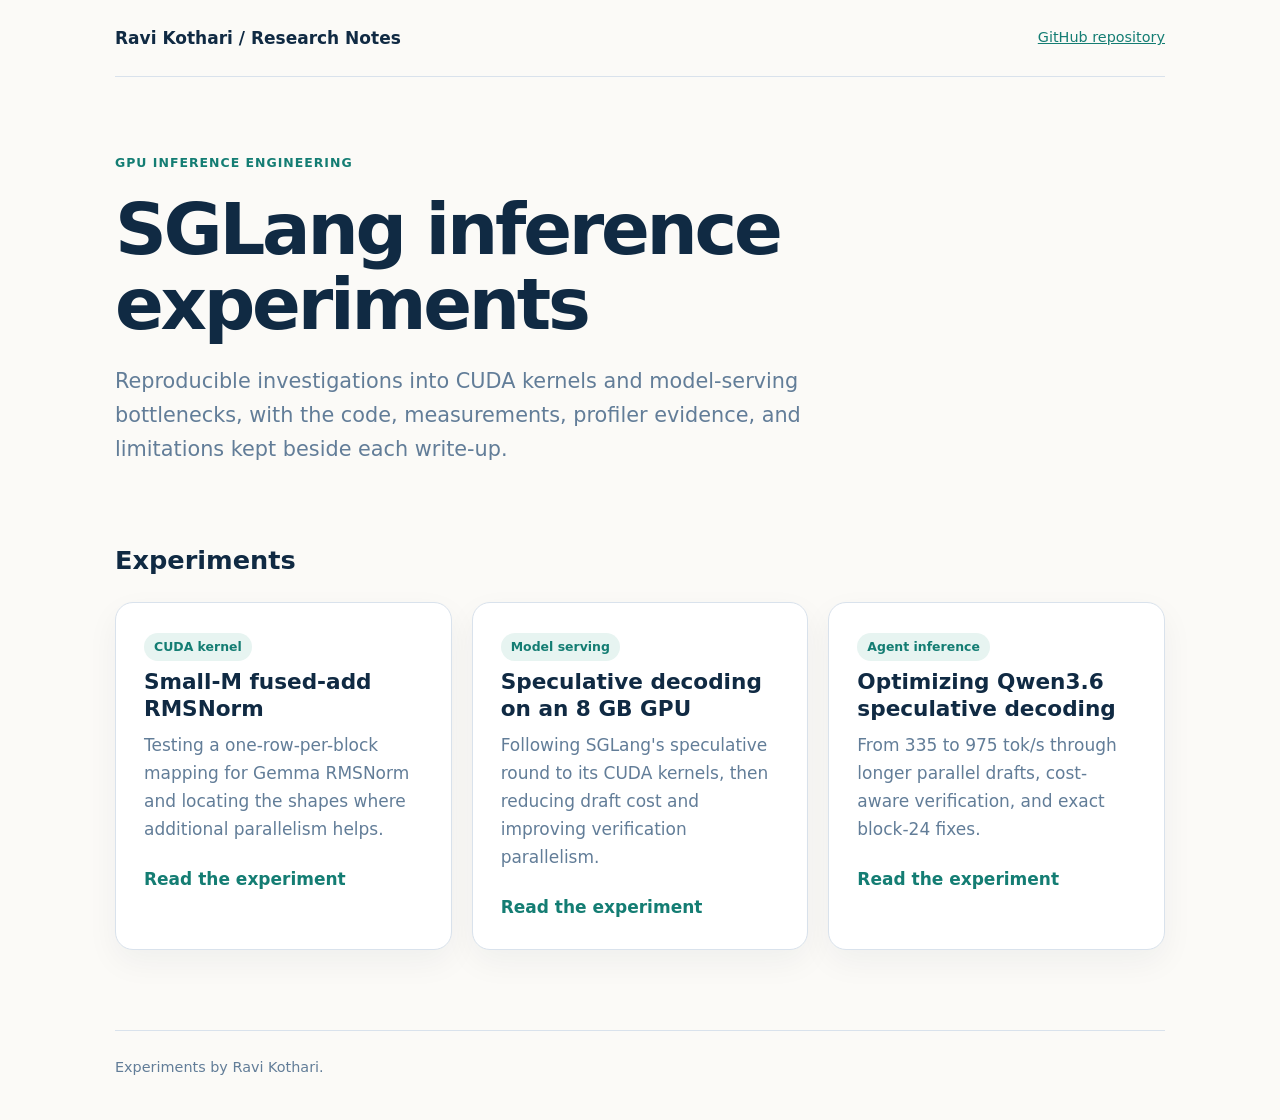
<file: index.html>
<!doctype html>
<html lang="en">
<head>
  <meta charset="utf-8">
  <meta name="viewport" content="width=device-width,initial-scale=1">
  <meta name="description" content="Reproducible SGLang GPU inference experiments by Ravi Kothari.">
  <title>SGLang Inference Experiments · Ravi Kothari</title>
  <style>
    :root{--ink:#102a43;--muted:#627d98;--paper:#fbfaf7;--card:#fff;--line:#d9e2ec;--accent:#147d73;--soft:#e7f4f1}
    *{box-sizing:border-box}body{margin:0;background:var(--paper);color:var(--ink);font:17px/1.65 system-ui,-apple-system,"Segoe UI",sans-serif}
    a{color:var(--accent)}.wrap{width:min(100% - 36px,1050px);margin:auto}.top{display:flex;justify-content:space-between;align-items:center;padding:24px 0;border-bottom:1px solid var(--line)}
    .brand{font-weight:750;text-decoration:none;color:var(--ink)}.repo{font-size:.9rem}.hero{padding:76px 0 52px;max-width:820px}.eyebrow{color:var(--accent);font-weight:750;text-transform:uppercase;letter-spacing:.08em;font-size:.78rem}
    h1{font-size:clamp(2.25rem,7vw,4.5rem);line-height:1.05;letter-spacing:-.045em;margin:.25em 0}.lede{font-size:clamp(1.05rem,2vw,1.3rem);color:var(--muted);max-width:720px}
    h2{font-size:1.6rem;margin:0 0 20px}.grid{display:grid;grid-template-columns:repeat(3,minmax(0,1fr));gap:20px;padding-bottom:80px}.card{background:var(--card);border:1px solid var(--line);border-radius:18px;padding:28px;box-shadow:0 12px 32px rgba(16,42,67,.05)}
    .card h3{font-size:1.35rem;line-height:1.25;margin:8px 0}.card p{color:var(--muted);margin:0 0 22px}.tag{display:inline-block;background:var(--soft);color:var(--accent);padding:4px 10px;border-radius:999px;font-size:.78rem;font-weight:700}.open{font-weight:700;text-decoration:none}.open:hover{text-decoration:underline}
    footer{border-top:1px solid var(--line);padding:25px 0 40px;color:var(--muted);font-size:.9rem}@media(max-width:900px){.grid{grid-template-columns:repeat(2,minmax(0,1fr))}}@media(max-width:650px){.grid{grid-template-columns:1fr}.hero{padding-top:52px}.repo{display:none}}
  </style>
</head>
<body>
  <div class="wrap">
    <header class="top"><a class="brand" href="./">Ravi Kothari / Research Notes</a><a class="repo" href="https://github.com/ravi-kot/sglang-speculative-decoding-optimization">GitHub repository</a></header>
    <main>
      <section class="hero">
        <div class="eyebrow">GPU inference engineering</div>
        <h1>SGLang inference experiments</h1>
        <p class="lede">Reproducible investigations into CUDA kernels and model-serving bottlenecks, with the code, measurements, profiler evidence, and limitations kept beside each write-up.</p>
      </section>
      <section aria-labelledby="experiments-title">
        <h2 id="experiments-title">Experiments</h2>
        <div class="grid">
          <article class="card"><span class="tag">CUDA kernel</span><h3>Small-M fused-add RMSNorm</h3><p>Testing a one-row-per-block mapping for Gemma RMSNorm and locating the shapes where additional parallelism helps.</p><a class="open" href="experiments/rmsnorm/">Read the experiment</a></article>
          <article class="card"><span class="tag">Model serving</span><h3>Speculative decoding on an 8 GB GPU</h3><p>Following SGLang's speculative round to its CUDA kernels, then reducing draft cost and improving verification parallelism.</p><a class="open" href="experiments/speculative-decoding/">Read the experiment</a></article>
          <article class="card"><span class="tag">Agent inference</span><h3>Optimizing Qwen3.6 speculative decoding</h3><p>From 335 to 975 tok/s through longer parallel drafts, cost-aware verification, and exact block-24 fixes.</p><a class="open" href="experiments/qwen36-speculative-decoding/">Read the experiment</a></article>
        </div>
      </section>
    </main>
    <footer>Experiments by Ravi Kothari.</footer>
  </div>
</body>
</html>
</file>
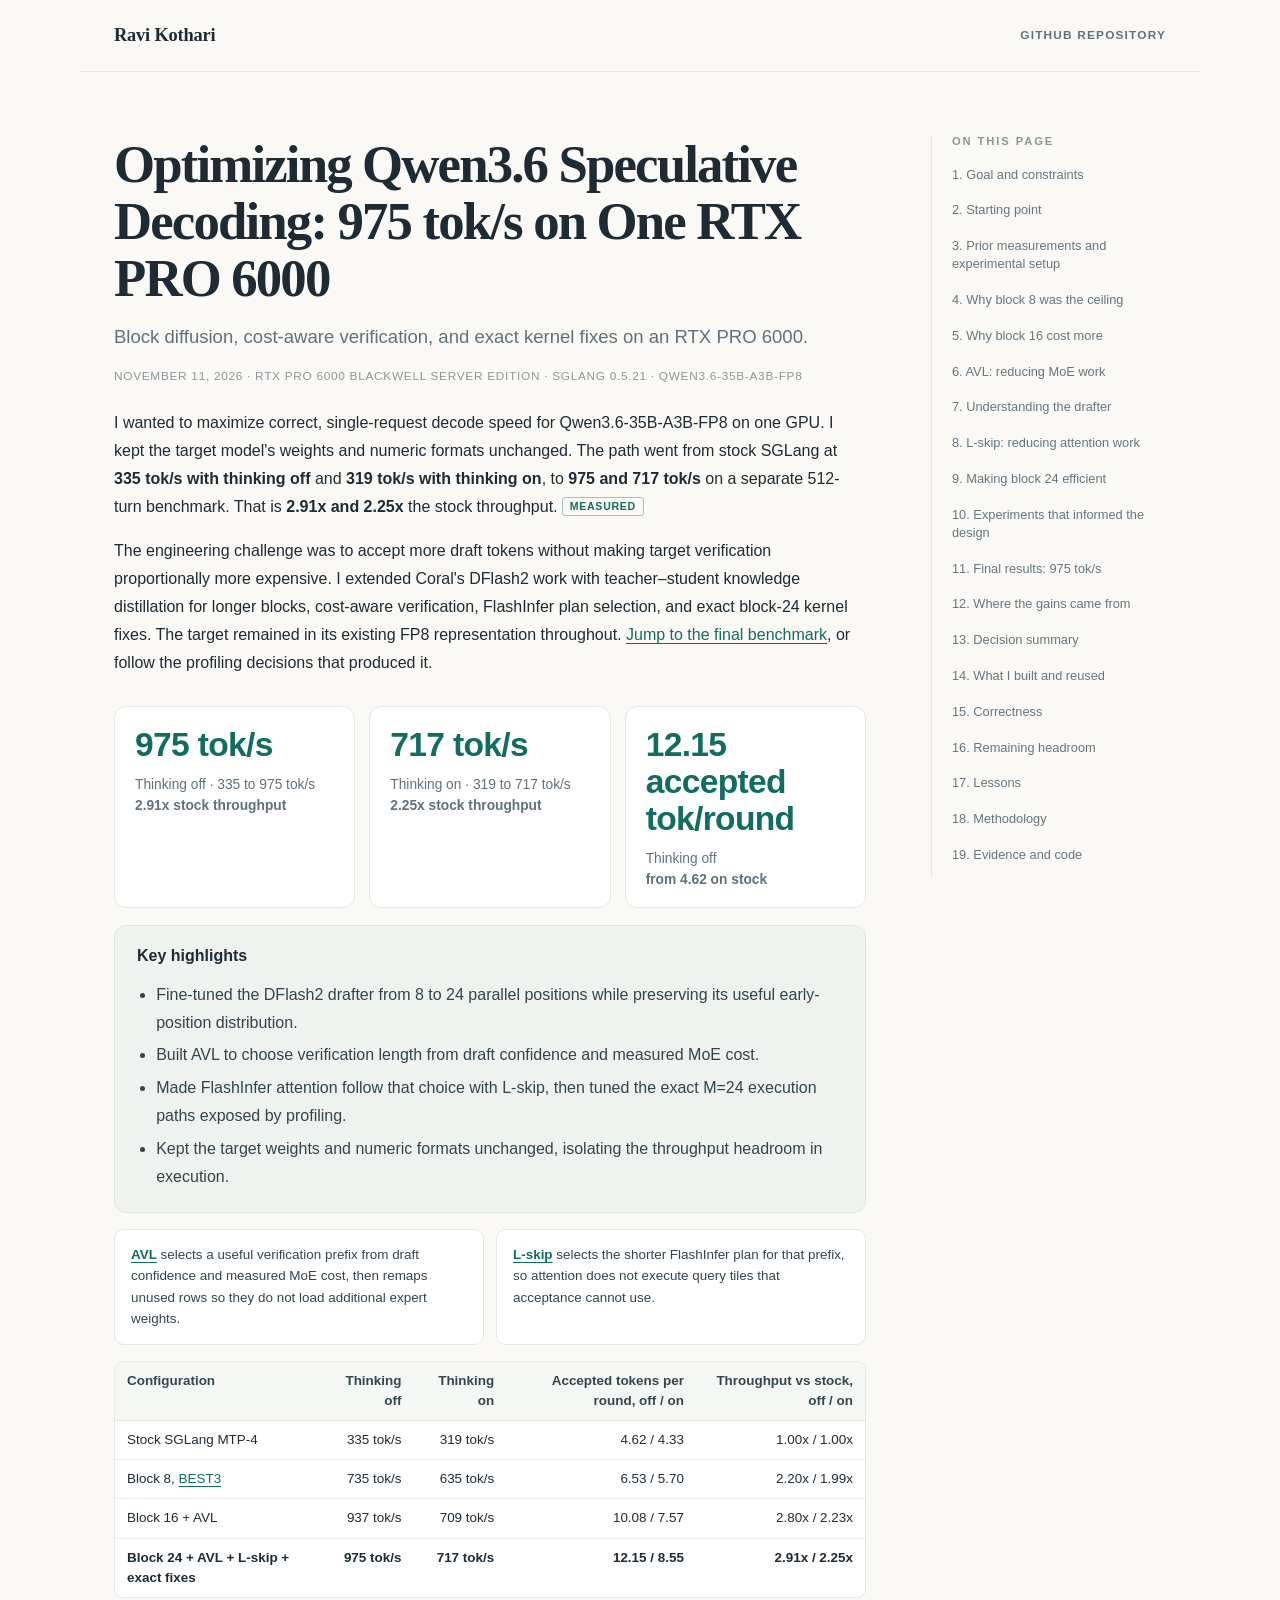
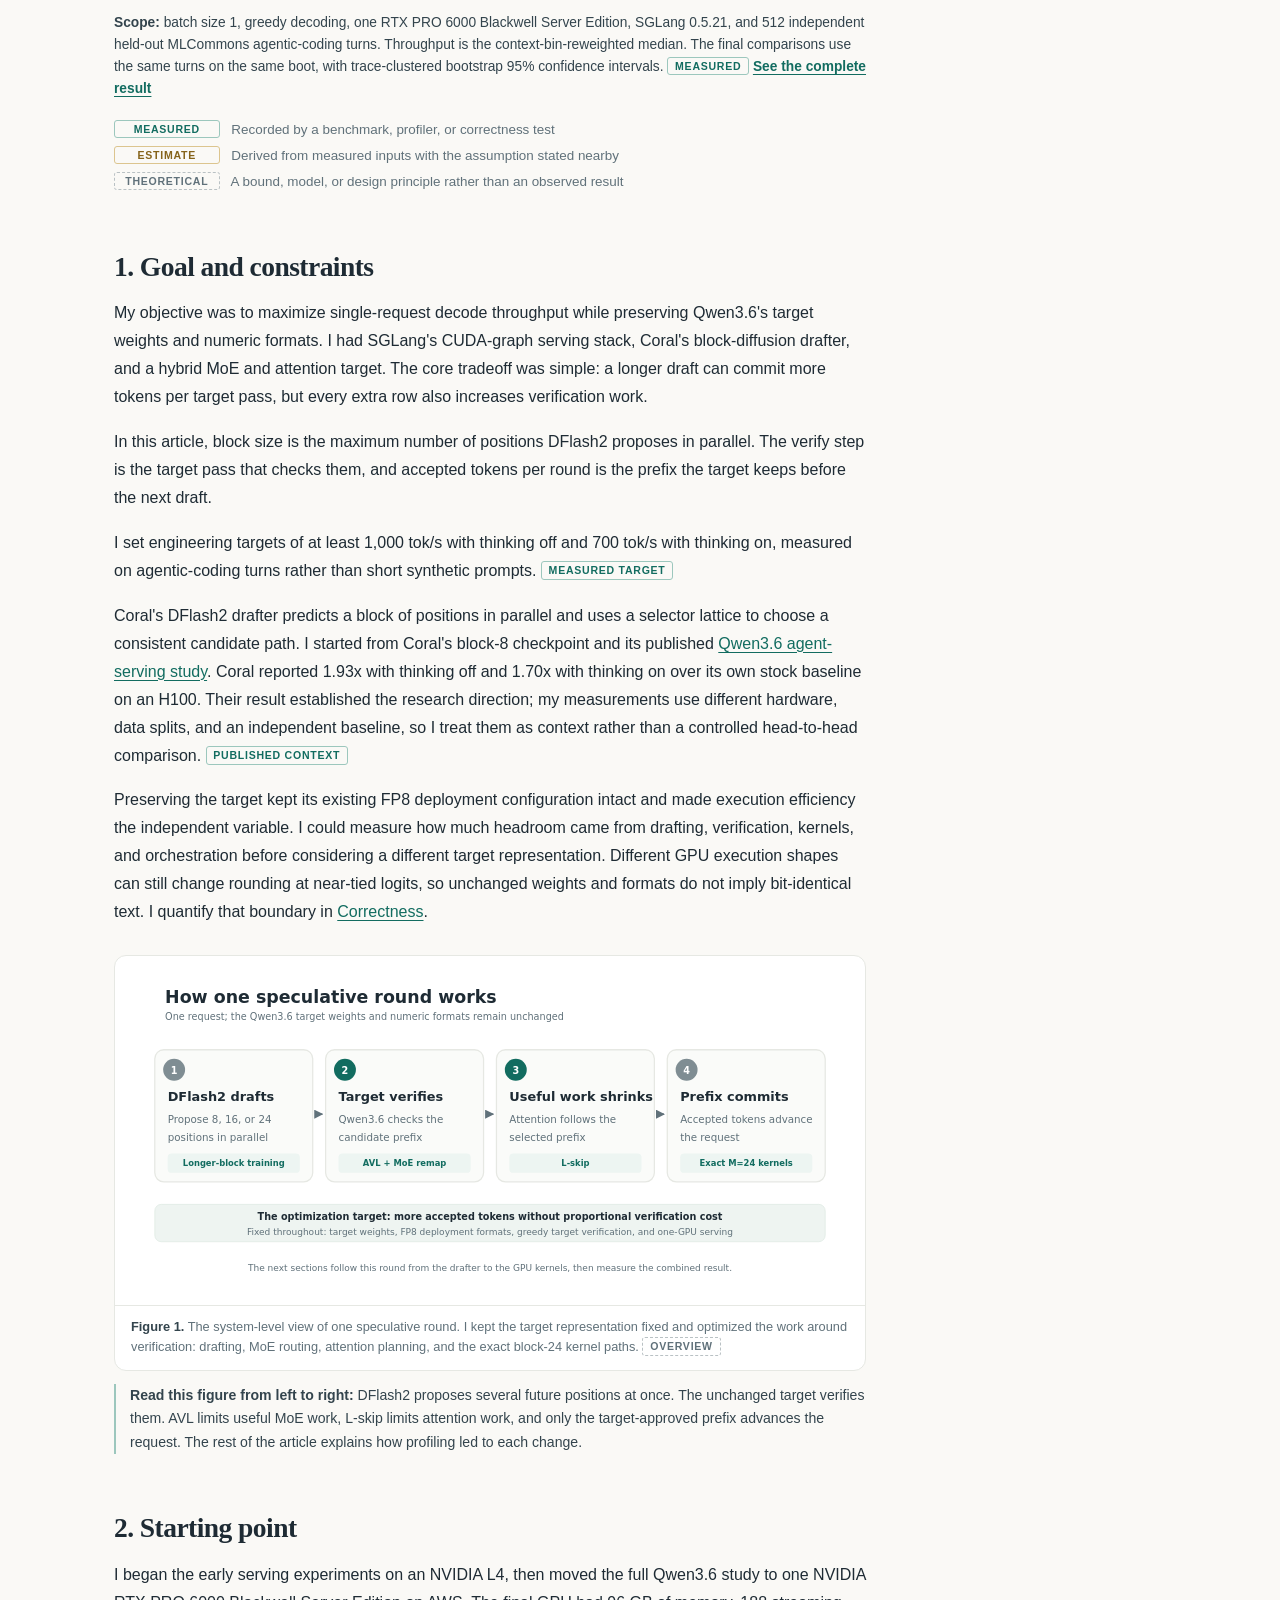
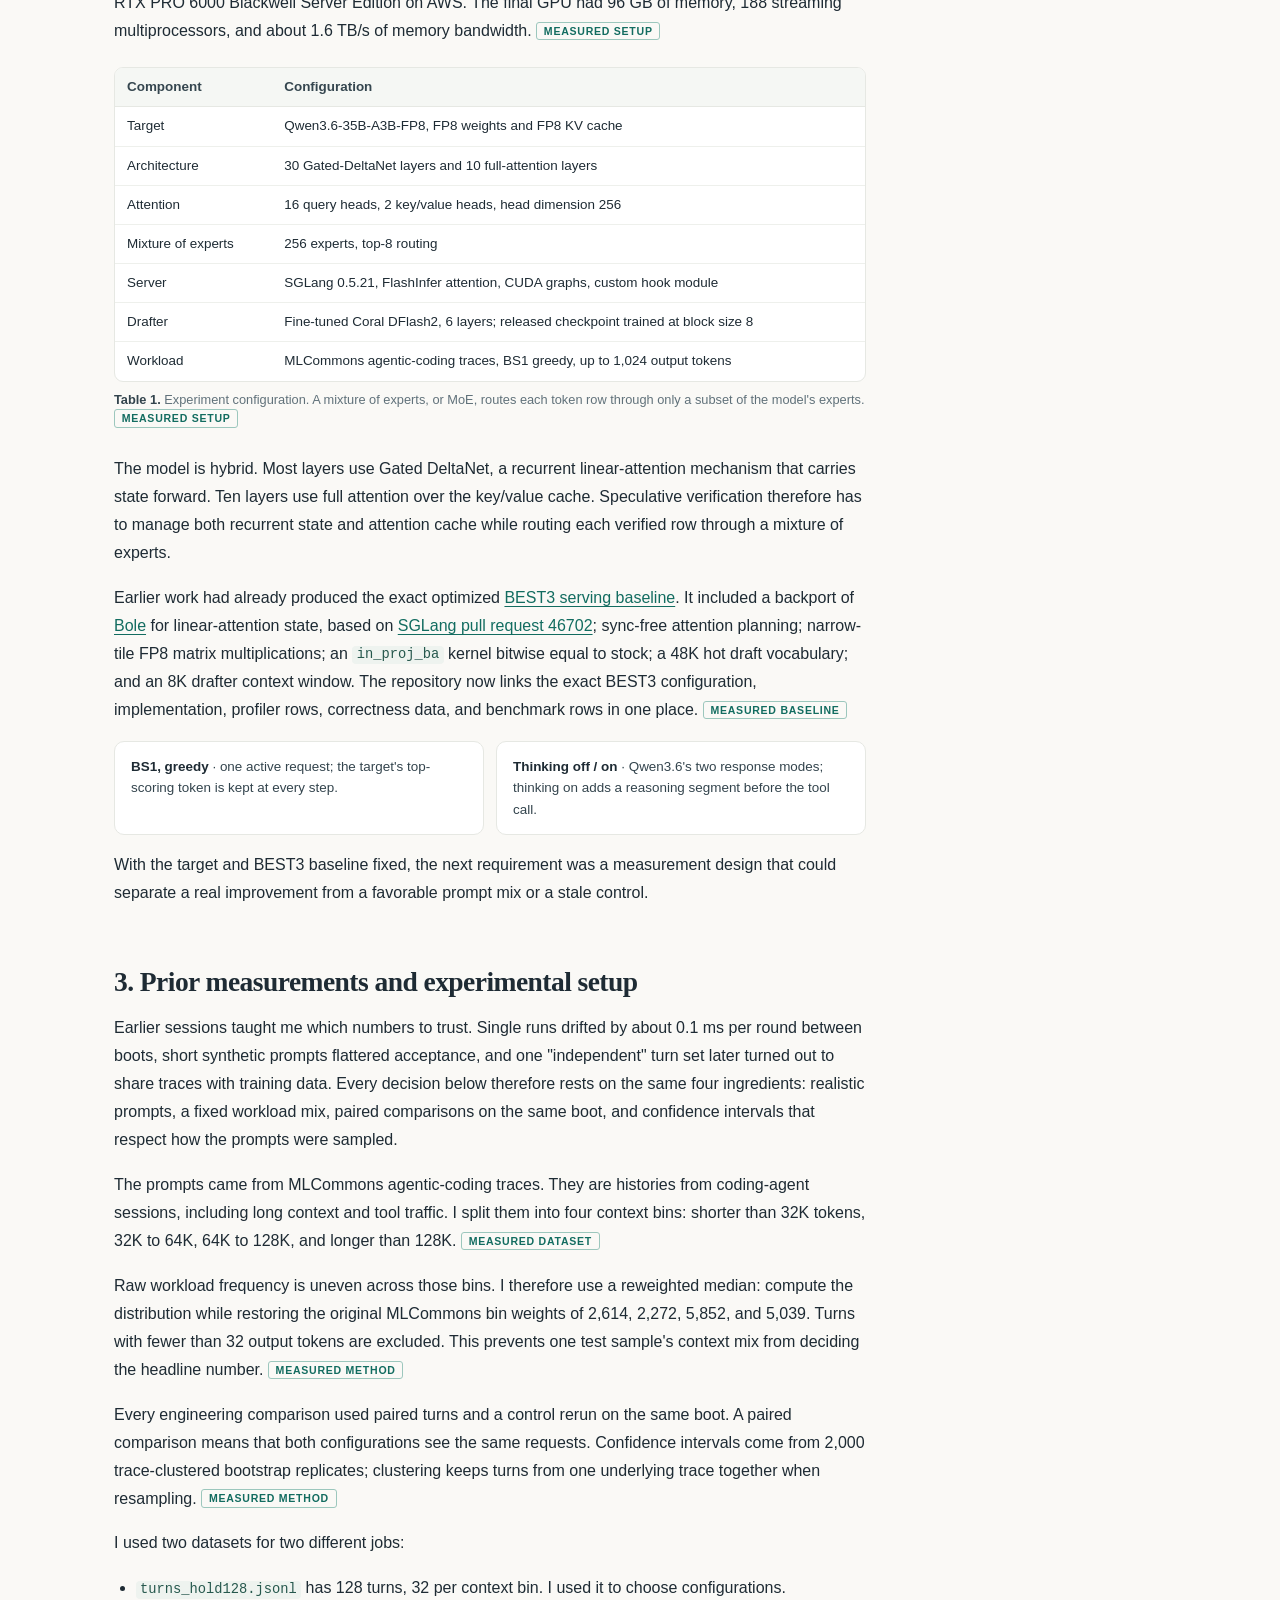
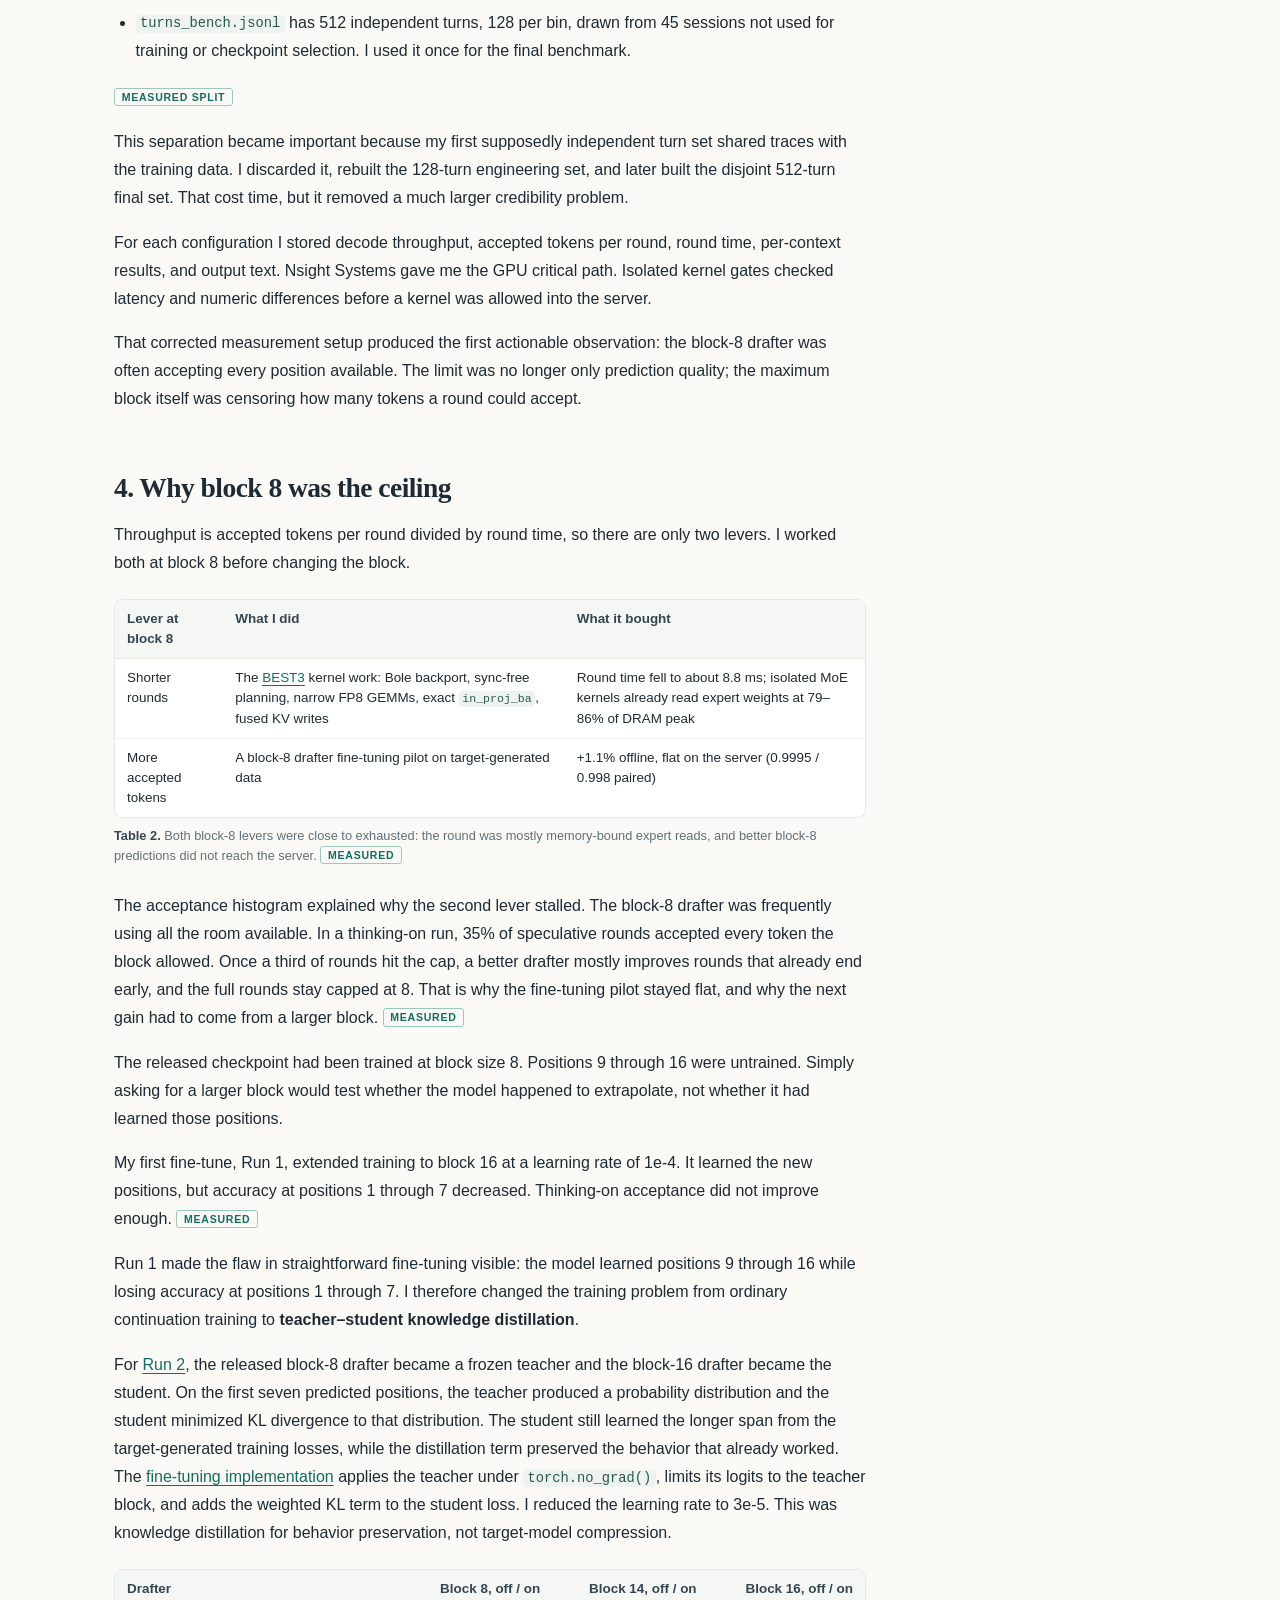
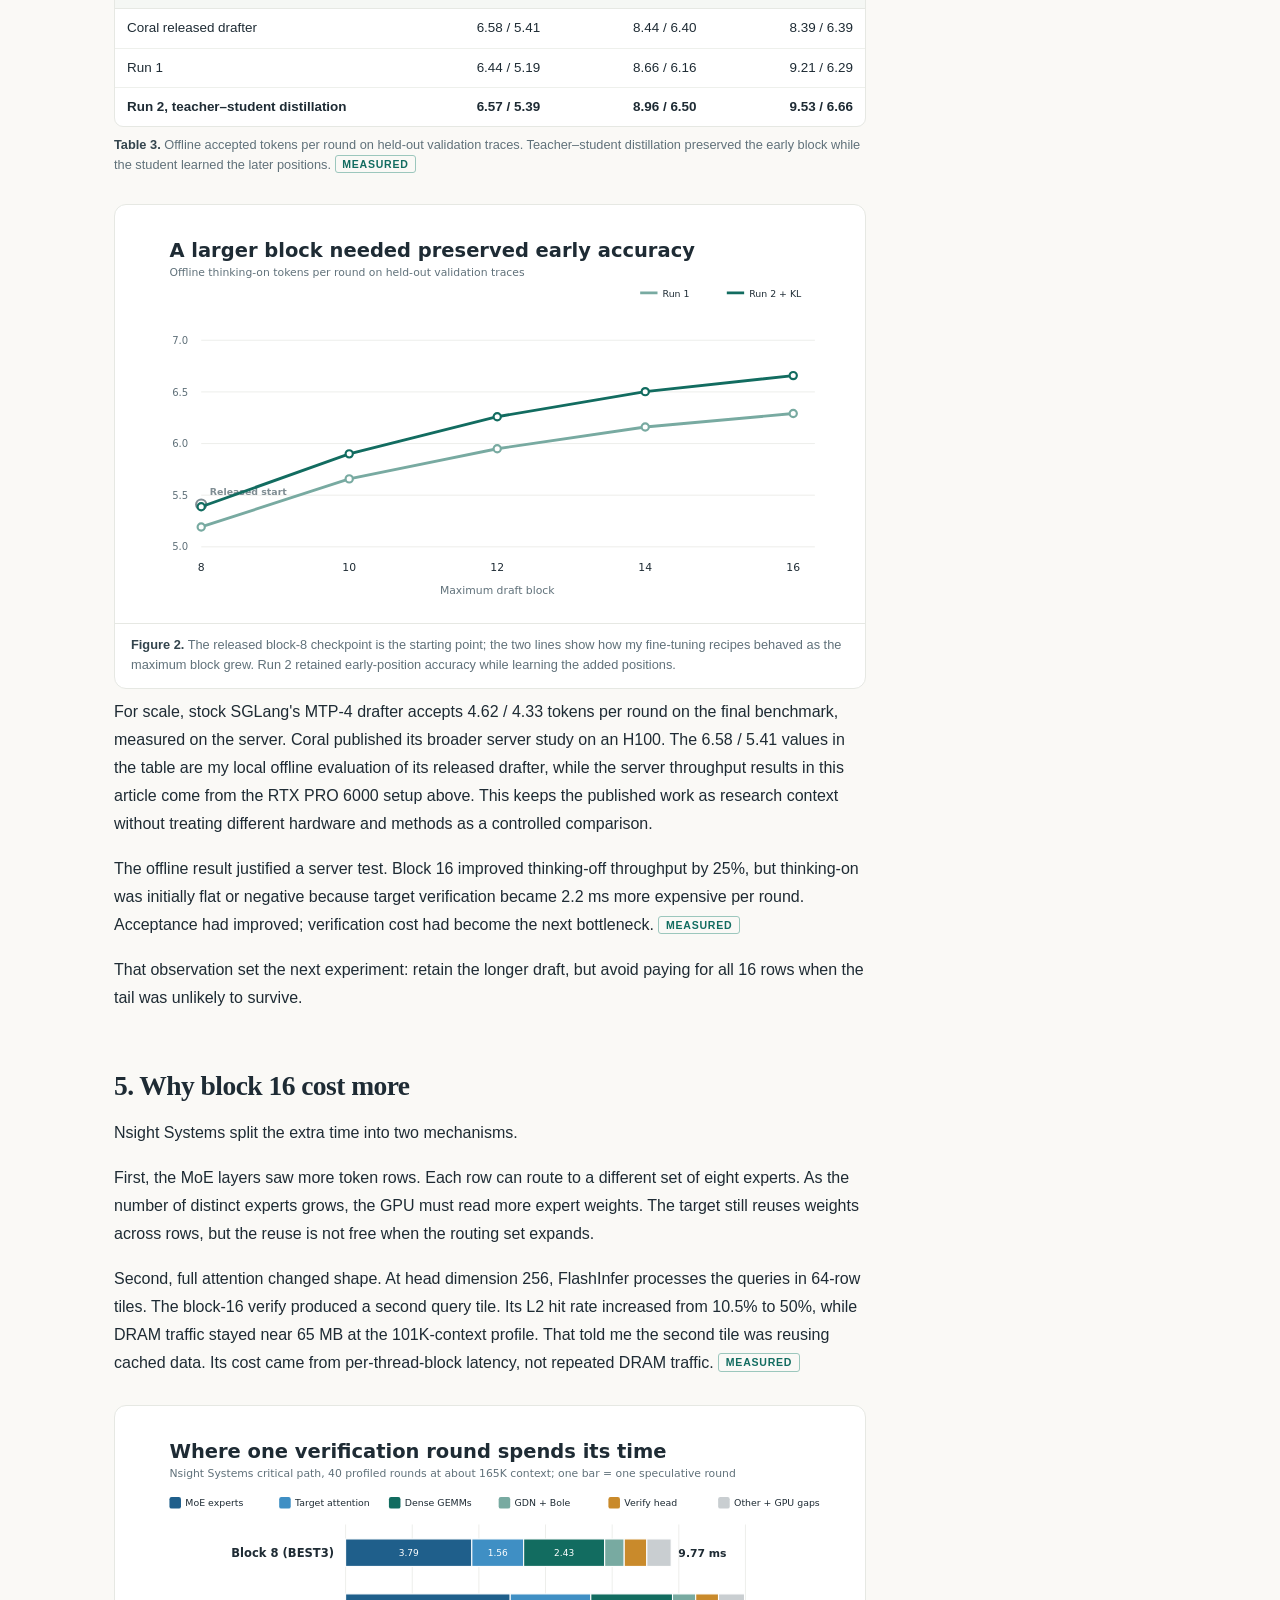
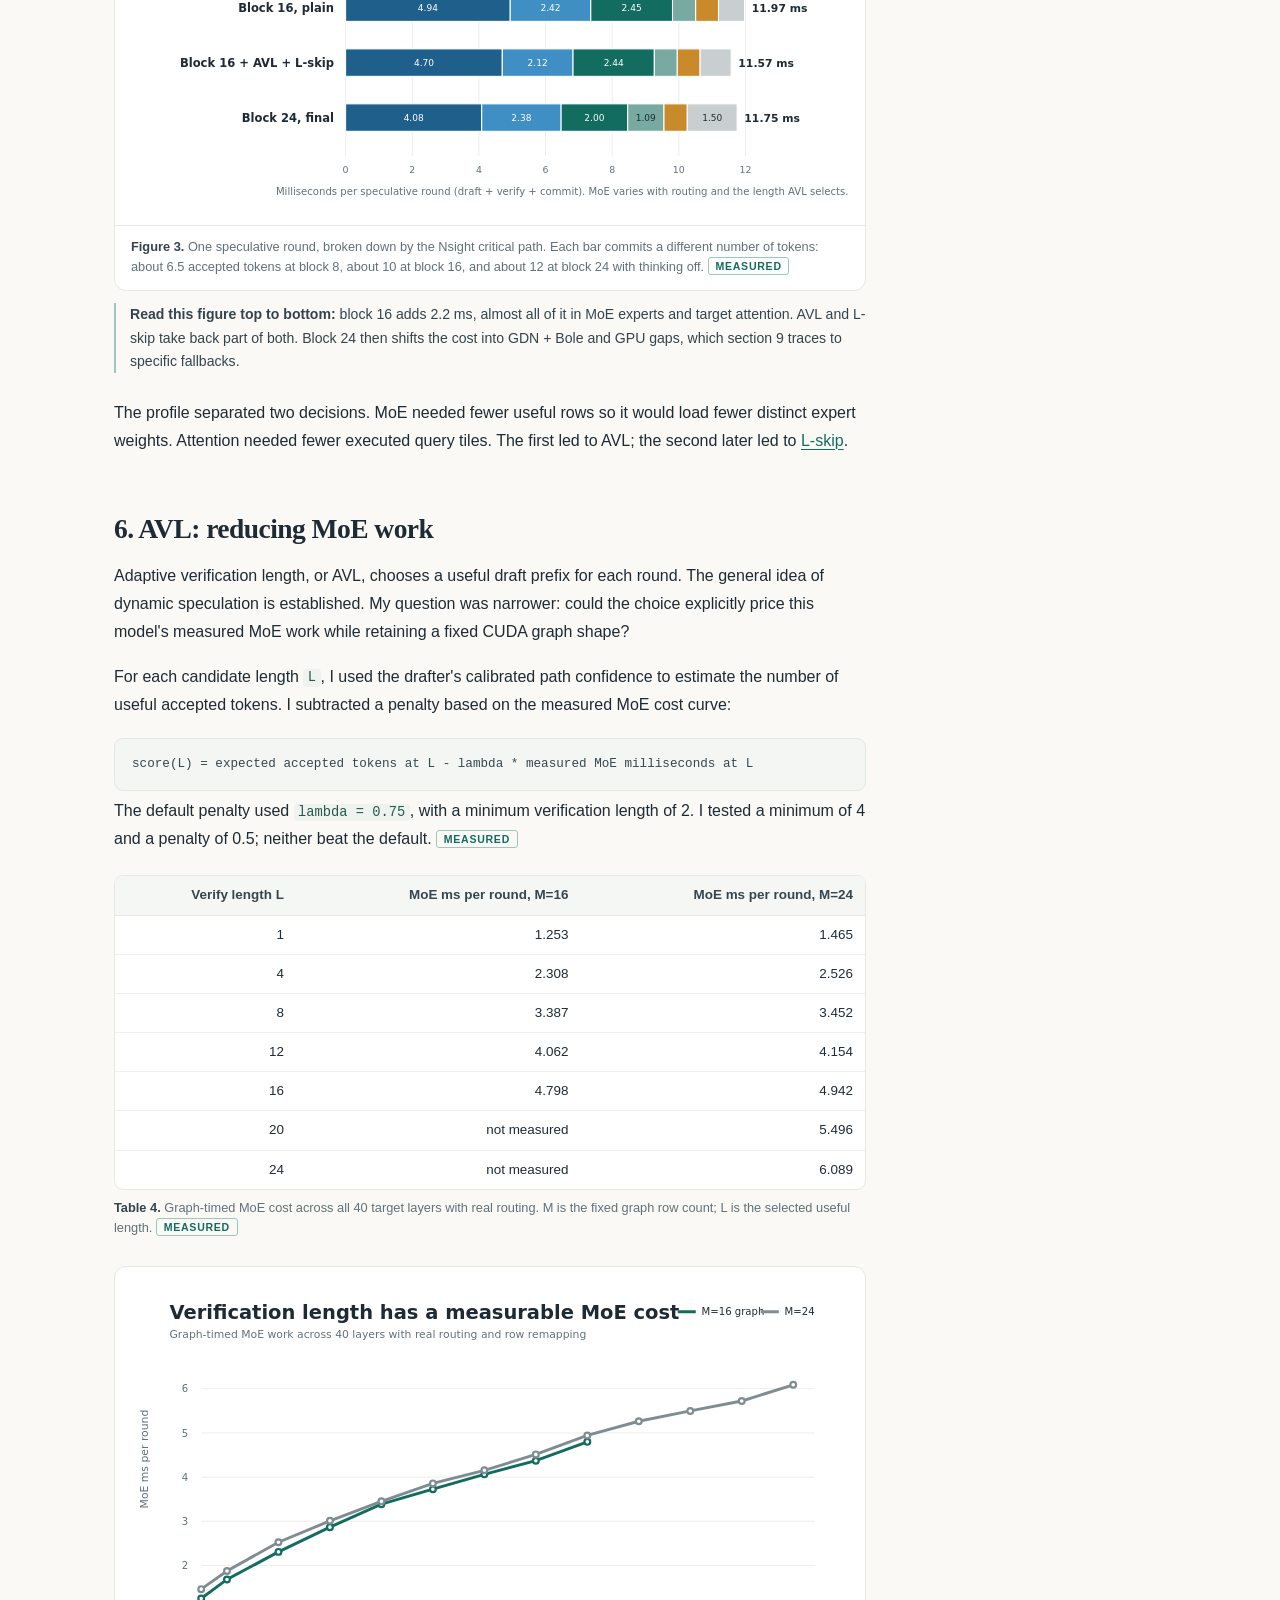
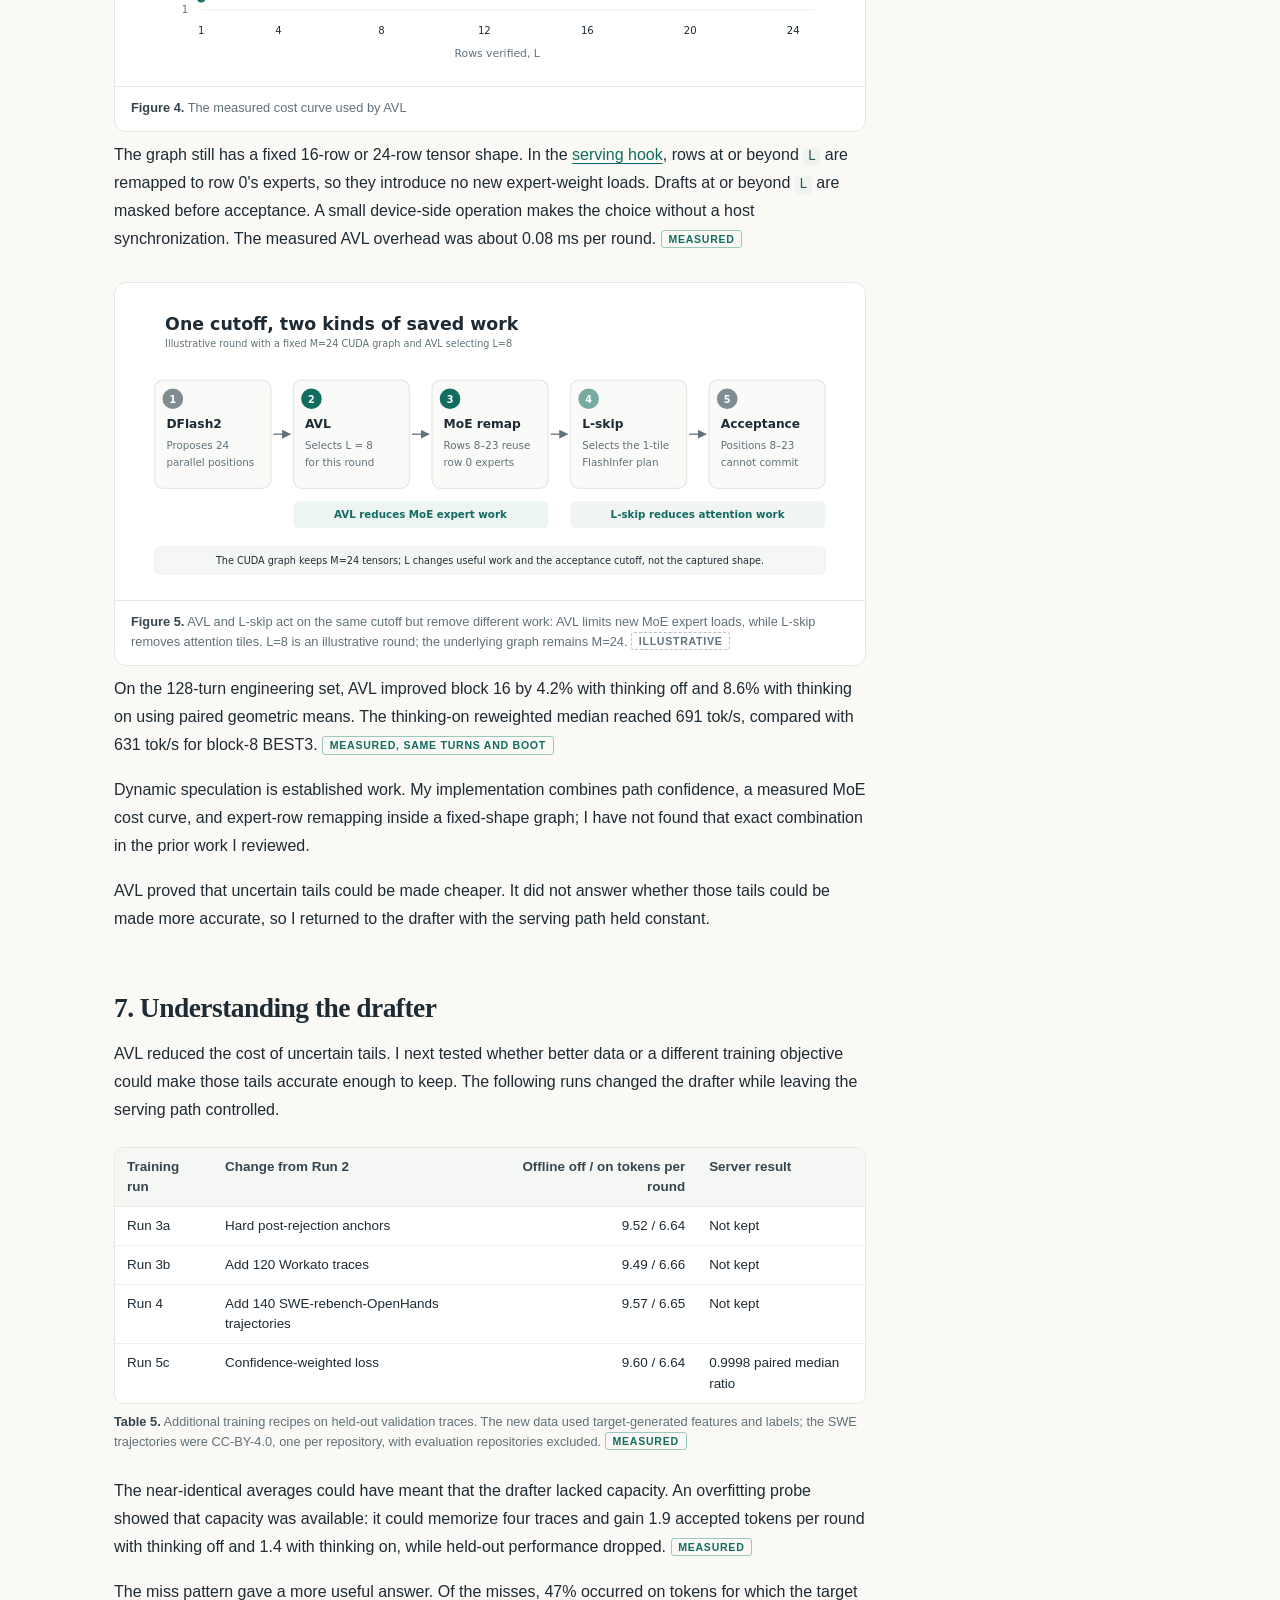
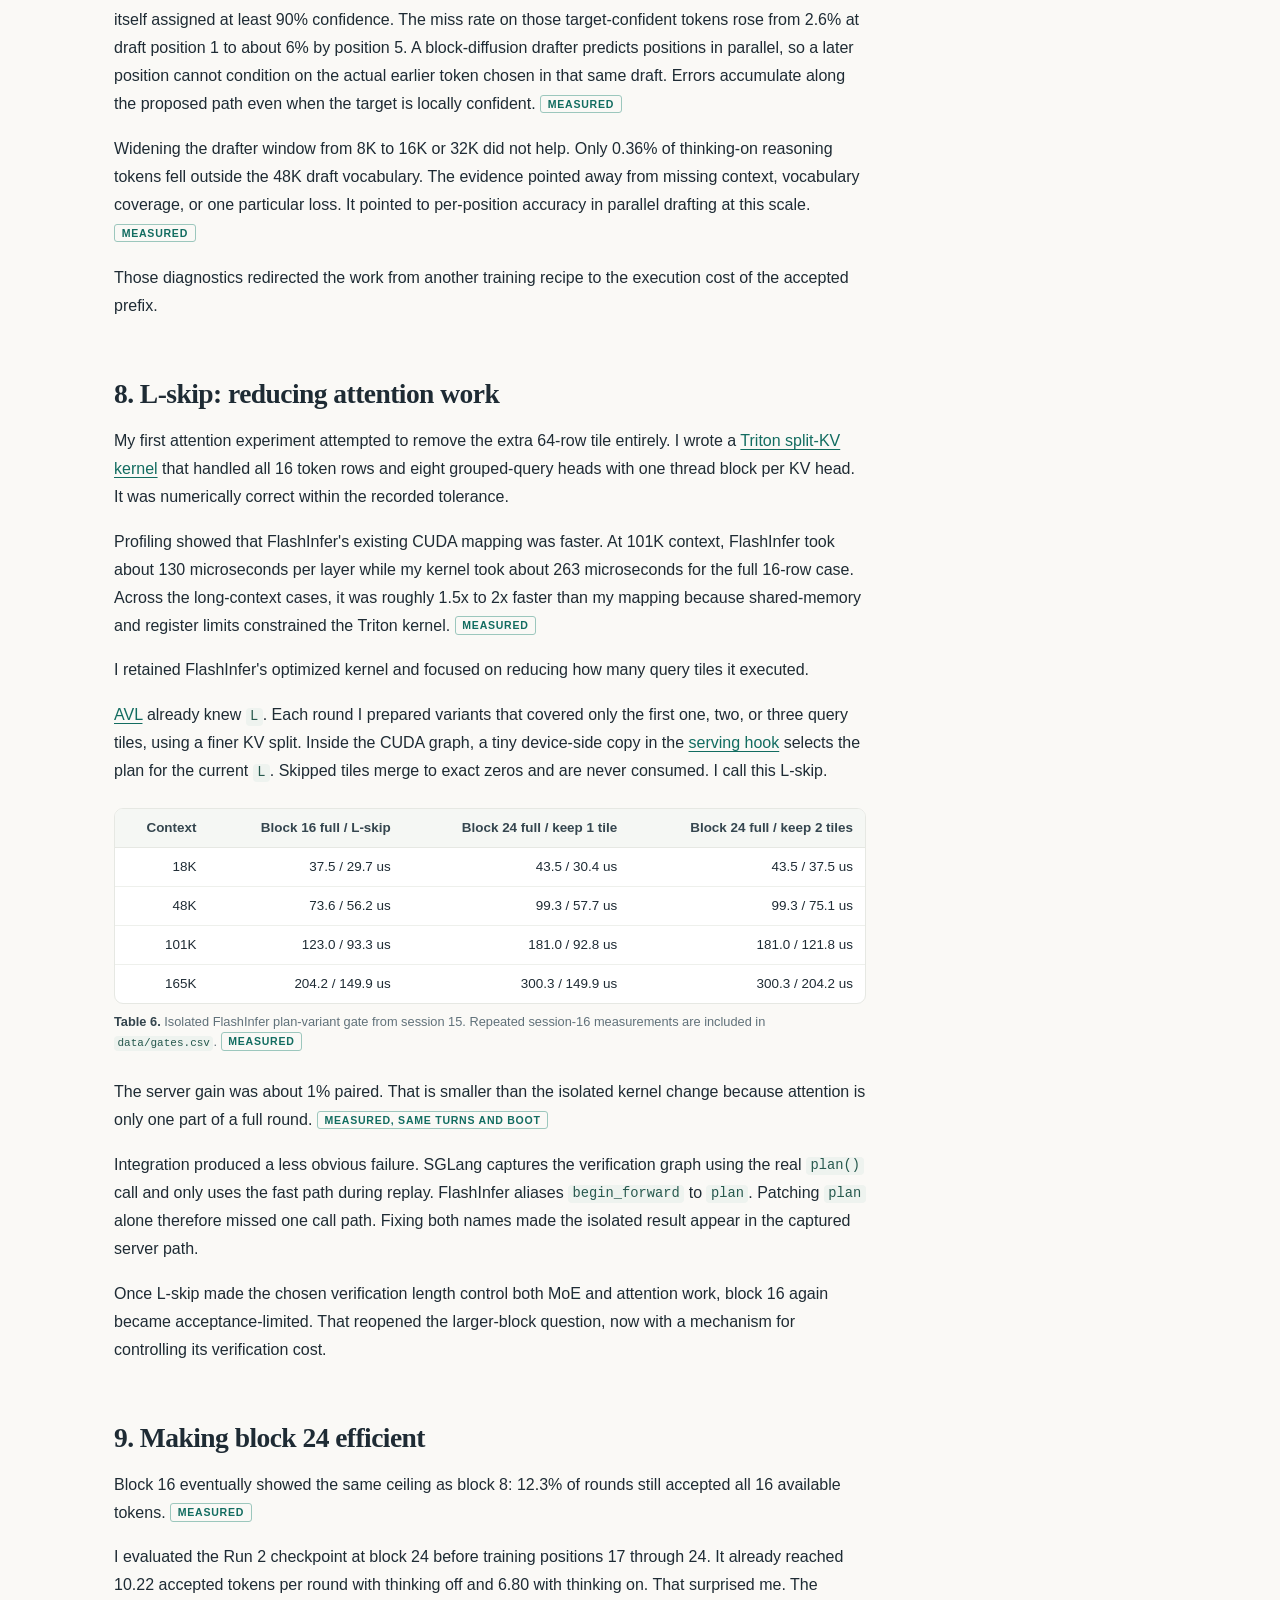
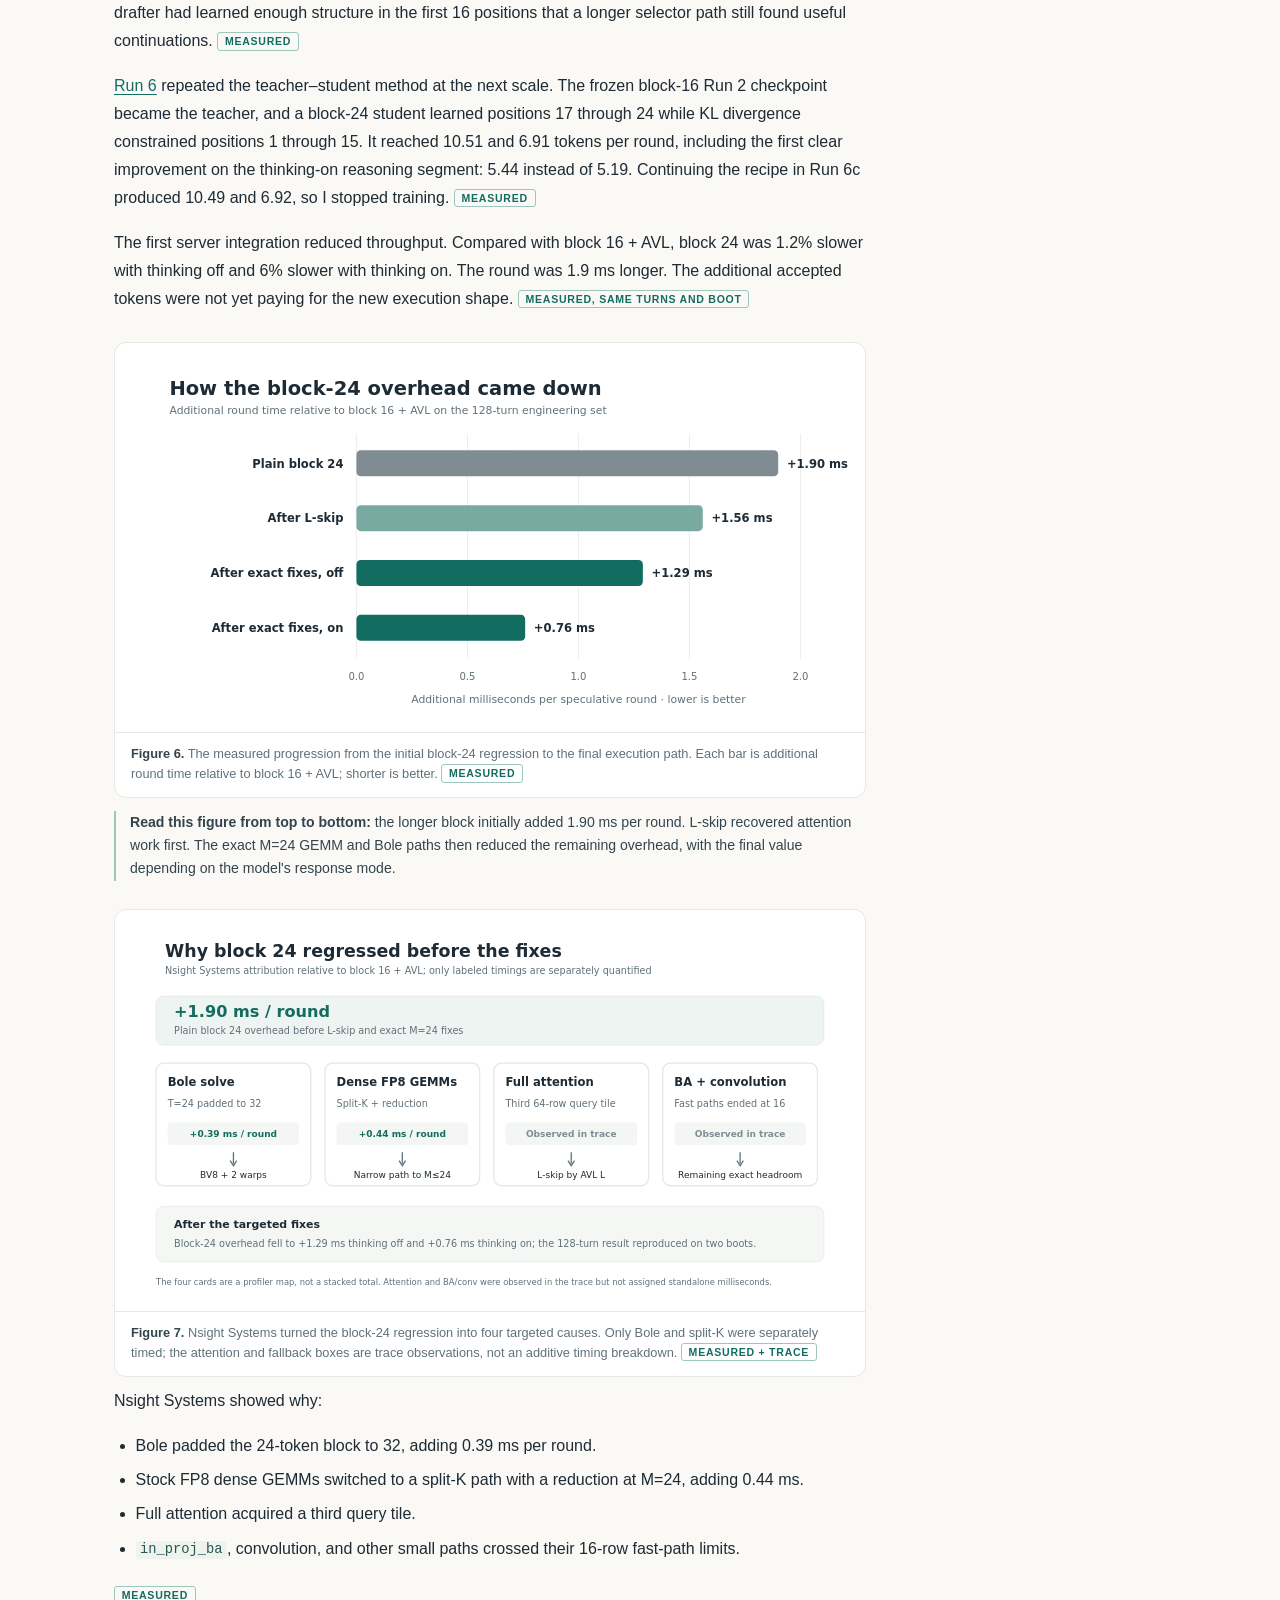
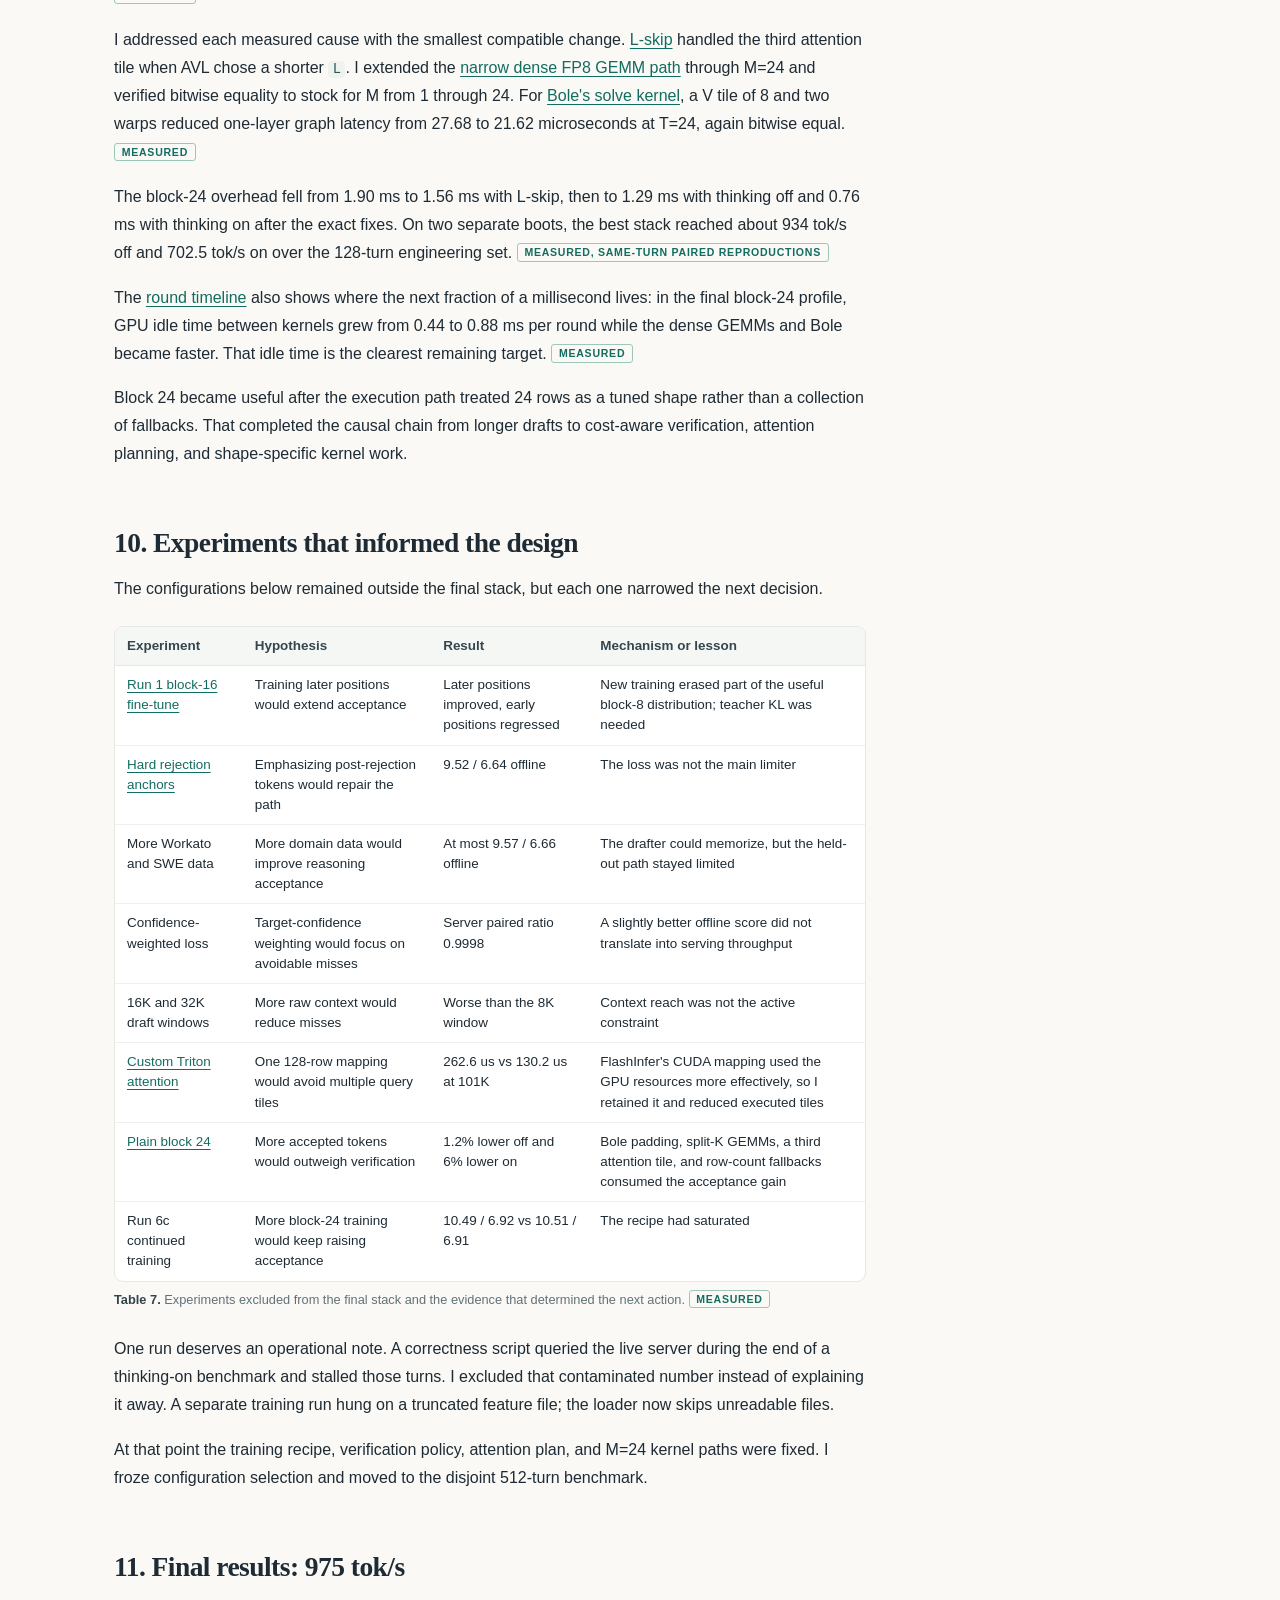
<file: experiments/qwen36-speculative-decoding/index.html>
<!doctype html>
<html lang="en">
<head>
<meta charset="utf-8">
<meta name="viewport" content="width=device-width, initial-scale=1">
<title>Optimizing Qwen3.6 Speculative Decoding: 975 tok/s on One RTX PRO 6000</title>
<meta name="description" content="A measured path from stock SGLang to 975 tok/s for Qwen3.6-35B-A3B-FP8 on one RTX PRO 6000.">
<meta name="author" content="Ravi Kothari">
<meta name="theme-color" content="#faf9f6">
<link rel="stylesheet" href="style.css">
</head>
<body>
<header class="site"><a class="brand" href="../../index.html">Ravi Kothari</a><a class="repo-link" href="https://github.com/ravi-kot/sglang-speculative-decoding-optimization/tree/main/experiments/qwen36-speculative-decoding">GitHub repository</a></header>
<main>
<article>
<header class="post">
<h1>Optimizing Qwen3.6 Speculative Decoding: 975 tok/s on One RTX PRO 6000</h1>
<p class="subtitle">Block diffusion, cost-aware verification, and exact kernel fixes on an RTX PRO 6000.</p>
<p class="meta">November 11, 2026 · RTX PRO 6000 Blackwell Server Edition · SGLang 0.5.21 · Qwen3.6-35B-A3B-FP8</p>
</header>
<p>I wanted to maximize correct, single-request decode speed for Qwen3.6-35B-A3B-FP8 on one GPU. I kept the target model's weights and numeric formats unchanged. The path went from stock SGLang at <strong>335 tok/s with thinking off</strong> and <strong>319 tok/s with thinking on</strong>, to <strong>975 and 717 tok/s</strong> on a separate 512-turn benchmark. That is <strong>2.91x and 2.25x</strong> the stock throughput. <span class="tag meas">Measured</span></p>
<p>The engineering challenge was to accept more draft tokens without making target verification proportionally more expensive. I extended Coral's DFlash2 work with teacher–student knowledge distillation for longer blocks, cost-aware verification, FlashInfer plan selection, and exact block-24 kernel fixes. The target remained in its existing FP8 representation throughout. <a href="#final-independent-benchmark">Jump to the final benchmark</a>, or follow the profiling decisions that produced it.</p>
<div class="stat-grid">
<div class="stat"><p class="stat-num">975 tok/s</p><p class="stat-label">Thinking off · 335 to 975 tok/s<br><strong>2.91x stock throughput</strong></p></div>
<div class="stat"><p class="stat-num">717 tok/s</p><p class="stat-label">Thinking on · 319 to 717 tok/s<br><strong>2.25x stock throughput</strong></p></div>
<div class="stat"><p class="stat-num">12.15 accepted tok/round</p><p class="stat-label">Thinking off<br><strong>from 4.62 on stock</strong></p></div>
</div>
<div class="callout key-highlights">
<p><strong>Key highlights</strong></p>
<ul>
<li>Fine-tuned the DFlash2 drafter from 8 to 24 parallel positions while preserving its useful early-position distribution.</li>
<li>Built AVL to choose verification length from draft confidence and measured MoE cost.</li>
<li>Made FlashInfer attention follow that choice with L-skip, then tuned the exact M=24 execution paths exposed by profiling.</li>
<li>Kept the target weights and numeric formats unchanged, isolating the throughput headroom in execution.</li>
</ul>
</div>
<div class="definition-grid">
<div class="definition-card"><p><strong><a href="#adaptive-verification-length">AVL</a></strong> selects a useful verification prefix from draft confidence and measured MoE cost, then remaps unused rows so they do not load additional expert weights.</p></div>
<div class="definition-card"><p><strong><a href="#attention-and-l-skip">L-skip</a></strong> selects the shorter FlashInfer plan for that prefix, so attention does not execute query tiles that acceptance cannot use.</p></div>
</div>
<div class="top-table">
<div class="table-wrap"><table>
<thead>
<tr>
<th>Configuration</th>
<th style="text-align:right">Thinking off</th>
<th style="text-align:right">Thinking on</th>
<th style="text-align:right">Accepted tokens per round, off / on</th>
<th style="text-align:right">Throughput vs stock, off / on</th>
</tr>
</thead>
<tbody>
<tr>
<td>Stock SGLang MTP-4</td>
<td style="text-align:right">335 tok/s</td>
<td style="text-align:right">319 tok/s</td>
<td style="text-align:right">4.62 / 4.33</td>
<td style="text-align:right">1.00x / 1.00x</td>
</tr>
<tr>
<td>Block 8, <a href="https://github.com/ravi-kot/sglang-speculative-decoding-optimization/tree/main/experiments/qwen36-speculative-decoding#best3-baseline-artifacts" target="_blank" rel="noopener noreferrer">BEST3</a></td>
<td style="text-align:right">735 tok/s</td>
<td style="text-align:right">635 tok/s</td>
<td style="text-align:right">6.53 / 5.70</td>
<td style="text-align:right">2.20x / 1.99x</td>
</tr>
<tr>
<td>Block 16 + AVL</td>
<td style="text-align:right">937 tok/s</td>
<td style="text-align:right">709 tok/s</td>
<td style="text-align:right">10.08 / 7.57</td>
<td style="text-align:right">2.80x / 2.23x</td>
</tr>
<tr>
<td><strong>Block 24 + AVL + L-skip + exact fixes</strong></td>
<td style="text-align:right"><strong>975 tok/s</strong></td>
<td style="text-align:right"><strong>717 tok/s</strong></td>
<td style="text-align:right"><strong>12.15 / 8.55</strong></td>
<td style="text-align:right"><strong>2.91x / 2.25x</strong></td>
</tr>
</tbody>
</table></div>
</div>
<p class="result-scope"><strong>Scope:</strong> batch size 1, greedy decoding, one RTX PRO 6000 Blackwell Server Edition, SGLang 0.5.21, and 512 independent held-out MLCommons agentic-coding turns. Throughput is the context-bin-reweighted median. The final comparisons use the same turns on the same boot, with trace-clustered bootstrap 95% confidence intervals. <span class="tag meas">Measured</span> <a class="result-link" href="#final-independent-benchmark">See the complete result</a></p>
<div class="evidence-key">
<p><span class="tag meas">Measured</span> Recorded by a benchmark, profiler, or correctness test</p>
<p><span class="tag est">Estimate</span> Derived from measured inputs with the assumption stated nearby</p>
<p><span class="tag theo">Theoretical</span> A bound, model, or design principle rather than an observed result</p>
</div>
<nav class="toc toc-inline" aria-label="Contents"><p class="toc-head">Contents</p><ol><li><a href="#the-goal">1. Goal and constraints</a></li><li><a href="#what-i-started-with">2. Starting point</a></li><li><a href="#measurement">3. Prior measurements and experimental setup</a></li><li><a href="#block-size-ceiling">4. Why block 8 was the ceiling</a></li><li><a href="#larger-verify-cost">5. Why block 16 cost more</a></li><li><a href="#adaptive-verification-length">6. AVL: reducing MoE work</a></li><li><a href="#drafter-training">7. Understanding the drafter</a></li><li><a href="#attention-and-l-skip">8. L-skip: reducing attention work</a></li><li><a href="#block-24">9. Making block 24 efficient</a></li><li><a href="#experiments-not-kept">10. Experiments that informed the design</a></li><li><a href="#final-independent-benchmark">11. Final results: 975 tok/s</a></li><li><a href="#ablation">12. Where the gains came from</a></li><li><a href="#mechanisms">13. Decision summary</a></li><li><a href="#ownership">14. What I built and reused</a></li><li><a href="#correctness">15. Correctness</a></li><li><a href="#stopping-rule">16. Remaining headroom</a></li><li><a href="#lessons">17. Lessons</a></li><li><a href="#methodology-notes">18. Methodology</a></li><li><a href="#evidence-code-and-references">19. Evidence and code</a></li></ol></nav>
<h2 id="the-goal">1. Goal and constraints</h2>
<p>My objective was to maximize single-request decode throughput while preserving Qwen3.6's target weights and numeric formats. I had SGLang's CUDA-graph serving stack, Coral's block-diffusion drafter, and a hybrid MoE and attention target. The core tradeoff was simple: a longer draft can commit more tokens per target pass, but every extra row also increases verification work.</p>
<p>In this article, block size is the maximum number of positions DFlash2 proposes in parallel. The verify step is the target pass that checks them, and accepted tokens per round is the prefix the target keeps before the next draft.</p>
<p>I set engineering targets of at least 1,000 tok/s with thinking off and 700 tok/s with thinking on, measured on agentic-coding turns rather than short synthetic prompts. <span class="tag meas">Measured target</span></p>
<p>Coral's DFlash2 drafter predicts a block of positions in parallel and uses a selector lattice to choose a consistent candidate path. I started from Coral's block-8 checkpoint and its published <a href="https://www.coralbricks.ai/blog/speculative-decoding-qwen36" target="_blank" rel="noopener noreferrer">Qwen3.6 agent-serving study</a>. Coral reported 1.93x with thinking off and 1.70x with thinking on over its own stock baseline on an H100. Their result established the research direction; my measurements use different hardware, data splits, and an independent baseline, so I treat them as context rather than a controlled head-to-head comparison. <span class="tag meas">Published context</span></p>
<p>Preserving the target kept its existing FP8 deployment configuration intact and made execution efficiency the independent variable. I could measure how much headroom came from drafting, verification, kernels, and orchestration before considering a different target representation. Different GPU execution shapes can still change rounding at near-tied logits, so unchanged weights and formats do not imply bit-identical text. I quantify that boundary in <a href="#correctness">Correctness</a>.</p>
<figure class="wide-flow">
<div class="fig-body"><img src="assets/system-overview.svg" alt="Four-stage overview of a speculative decoding round: DFlash2 proposes positions, Qwen3.6 verifies a candidate prefix, AVL and L-skip reduce unnecessary work, and the accepted prefix advances the request."></div>
<figcaption id="figure-system-overview"><span class="cap-num">Figure 1.</span> The system-level view of one speculative round. I kept the target representation fixed and optimized the work around verification: drafting, MoE routing, attention planning, and the exact block-24 kernel paths. <span class="tag theo">Overview</span></figcaption>
</figure>
<p class="read-guide"><strong>Read this figure from left to right:</strong> DFlash2 proposes several future positions at once. The unchanged target verifies them. AVL limits useful MoE work, L-skip limits attention work, and only the target-approved prefix advances the request. The rest of the article explains how profiling led to each change.</p>
<h2 id="what-i-started-with">2. Starting point</h2>
<p>I began the early serving experiments on an NVIDIA L4, then moved the full Qwen3.6 study to one NVIDIA RTX PRO 6000 Blackwell Server Edition on AWS. The final GPU had 96 GB of memory, 188 streaming multiprocessors, and about 1.6 TB/s of memory bandwidth. <span class="tag meas">Measured setup</span></p>
<div class="table-wrap"><table>
<thead>
<tr>
<th>Component</th>
<th>Configuration</th>
</tr>
</thead>
<tbody>
<tr>
<td>Target</td>
<td>Qwen3.6-35B-A3B-FP8, FP8 weights and FP8 KV cache</td>
</tr>
<tr>
<td>Architecture</td>
<td>30 Gated-DeltaNet layers and 10 full-attention layers</td>
</tr>
<tr>
<td>Attention</td>
<td>16 query heads, 2 key/value heads, head dimension 256</td>
</tr>
<tr>
<td>Mixture of experts</td>
<td>256 experts, top-8 routing</td>
</tr>
<tr>
<td>Server</td>
<td>SGLang 0.5.21, FlashInfer attention, CUDA graphs, custom hook module</td>
</tr>
<tr>
<td>Drafter</td>
<td>Fine-tuned Coral DFlash2, 6 layers; released checkpoint trained at block size 8</td>
</tr>
<tr>
<td>Workload</td>
<td>MLCommons agentic-coding traces, BS1 greedy, up to 1,024 output tokens</td>
</tr>
</tbody>
</table></div>
<p class="caption" id="table-setup"><span class="cap-num">Table 1.</span> Experiment configuration. A mixture of experts, or MoE, routes each token row through only a subset of the model's experts. <span class="tag meas">Measured setup</span></p>
<p>The model is hybrid. Most layers use Gated DeltaNet, a recurrent linear-attention mechanism that carries state forward. Ten layers use full attention over the key/value cache. Speculative verification therefore has to manage both recurrent state and attention cache while routing each verified row through a mixture of experts.</p>
<p>Earlier work had already produced the exact optimized <a href="https://github.com/ravi-kot/sglang-speculative-decoding-optimization/tree/main/experiments/qwen36-speculative-decoding#best3-baseline-artifacts" target="_blank" rel="noopener noreferrer">BEST3 serving baseline</a>. It included a backport of <a href="https://arxiv.org/abs/2608.01651" target="_blank" rel="noopener noreferrer">Bole</a> for linear-attention state, based on <a href="https://github.com/sgl-project/sglang/pull/46702" target="_blank" rel="noopener noreferrer">SGLang pull request 46702</a>; sync-free attention planning; narrow-tile FP8 matrix multiplications; an <code>in_proj_ba</code> kernel bitwise equal to stock; a 48K hot draft vocabulary; and an 8K drafter context window. The repository now links the exact BEST3 configuration, implementation, profiler rows, correctness data, and benchmark rows in one place. <span class="tag meas">Measured baseline</span></p>
<div class="definition-grid">
<div class="definition-card"><p><strong>BS1, greedy</strong> · one active request; the target's top-scoring token is kept at every step.</p></div>
<div class="definition-card"><p><strong>Thinking off / on</strong> · Qwen3.6's two response modes; thinking on adds a reasoning segment before the tool call.</p></div>
</div>
<p>With the target and BEST3 baseline fixed, the next requirement was a measurement design that could separate a real improvement from a favorable prompt mix or a stale control.</p>
<h2 id="measurement">3. Prior measurements and experimental setup</h2>
<p>Earlier sessions taught me which numbers to trust. Single runs drifted by about 0.1 ms per round between boots, short synthetic prompts flattered acceptance, and one &quot;independent&quot; turn set later turned out to share traces with training data. Every decision below therefore rests on the same four ingredients: realistic prompts, a fixed workload mix, paired comparisons on the same boot, and confidence intervals that respect how the prompts were sampled.</p>
<p>The prompts came from MLCommons agentic-coding traces. They are histories from coding-agent sessions, including long context and tool traffic. I split them into four context bins: shorter than 32K tokens, 32K to 64K, 64K to 128K, and longer than 128K. <span class="tag meas">Measured dataset</span></p>
<p>Raw workload frequency is uneven across those bins. I therefore use a reweighted median: compute the distribution while restoring the original MLCommons bin weights of 2,614, 2,272, 5,852, and 5,039. Turns with fewer than 32 output tokens are excluded. This prevents one test sample's context mix from deciding the headline number. <span class="tag meas">Measured method</span></p>
<p>Every engineering comparison used paired turns and a control rerun on the same boot. A paired comparison means that both configurations see the same requests. Confidence intervals come from 2,000 trace-clustered bootstrap replicates; clustering keeps turns from one underlying trace together when resampling. <span class="tag meas">Measured method</span></p>
<p>I used two datasets for two different jobs:</p>
<ul>
<li><code>turns_hold128.jsonl</code> has 128 turns, 32 per context bin. I used it to choose configurations.</li>
<li><code>turns_bench.jsonl</code> has 512 independent turns, 128 per bin, drawn from 45 sessions not used for training or checkpoint selection. I used it once for the final benchmark.</li>
</ul>
<p><span class="tag meas">Measured split</span></p>
<p>This separation became important because my first supposedly independent turn set shared traces with the training data. I discarded it, rebuilt the 128-turn engineering set, and later built the disjoint 512-turn final set. That cost time, but it removed a much larger credibility problem.</p>
<p>For each configuration I stored decode throughput, accepted tokens per round, round time, per-context results, and output text. Nsight Systems gave me the GPU critical path. Isolated kernel gates checked latency and numeric differences before a kernel was allowed into the server.</p>
<p>That corrected measurement setup produced the first actionable observation: the block-8 drafter was often accepting every position available. The limit was no longer only prediction quality; the maximum block itself was censoring how many tokens a round could accept.</p>
<h2 id="block-size-ceiling">4. Why block 8 was the ceiling</h2>
<p>Throughput is accepted tokens per round divided by round time, so there are only two levers. I worked both at block 8 before changing the block.</p>
<div class="table-wrap"><table>
<thead>
<tr>
<th>Lever at block 8</th>
<th>What I did</th>
<th>What it bought</th>
</tr>
</thead>
<tbody>
<tr>
<td>Shorter rounds</td>
<td>The <a href="https://github.com/ravi-kot/sglang-speculative-decoding-optimization/tree/main/experiments/qwen36-speculative-decoding#best3-baseline-artifacts" target="_blank" rel="noopener noreferrer">BEST3</a> kernel work: Bole backport, sync-free planning, narrow FP8 GEMMs, exact <code>in_proj_ba</code>, fused KV writes</td>
<td>Round time fell to about 8.8 ms; isolated MoE kernels already read expert weights at 79–86% of DRAM peak</td>
</tr>
<tr>
<td>More accepted tokens</td>
<td>A block-8 drafter fine-tuning pilot on target-generated data</td>
<td>+1.1% offline, flat on the server (0.9995 / 0.998 paired)</td>
</tr>
</tbody>
</table></div>
<p class="caption" id="table-block8-levers"><span class="cap-num">Table 2.</span> Both block-8 levers were close to exhausted: the round was mostly memory-bound expert reads, and better block-8 predictions did not reach the server. <span class="tag meas">Measured</span></p>
<p>The acceptance histogram explained why the second lever stalled. The block-8 drafter was frequently using all the room available. In a thinking-on run, 35% of speculative rounds accepted every token the block allowed. Once a third of rounds hit the cap, a better drafter mostly improves rounds that already end early, and the full rounds stay capped at 8. That is why the fine-tuning pilot stayed flat, and why the next gain had to come from a larger block. <span class="tag meas">Measured</span></p>
<p>The released checkpoint had been trained at block size 8. Positions 9 through 16 were untrained. Simply asking for a larger block would test whether the model happened to extrapolate, not whether it had learned those positions.</p>
<p>My first fine-tune, Run 1, extended training to block 16 at a learning rate of 1e-4. It learned the new positions, but accuracy at positions 1 through 7 decreased. Thinking-on acceptance did not improve enough. <span class="tag meas">Measured</span></p>
<p>Run 1 made the flaw in straightforward fine-tuning visible: the model learned positions 9 through 16 while losing accuracy at positions 1 through 7. I therefore changed the training problem from ordinary continuation training to <strong>teacher–student knowledge distillation</strong>.</p>
<p>For <a href="https://github.com/ravi-kot/sglang-speculative-decoding-optimization/tree/main/experiments/qwen36-speculative-decoding#run-2-and-run-6-artifacts" target="_blank" rel="noopener noreferrer">Run 2</a>, the released block-8 drafter became a frozen teacher and the block-16 drafter became the student. On the first seven predicted positions, the teacher produced a probability distribution and the student minimized KL divergence to that distribution. The student still learned the longer span from the target-generated training losses, while the distillation term preserved the behavior that already worked. The <a href="https://github.com/ravi-kot/sglang-speculative-decoding-optimization/blob/main/experiments/qwen36-speculative-decoding/code/q36/ft2_train.py" target="_blank" rel="noopener noreferrer">fine-tuning implementation</a> applies the teacher under <code>torch.no_grad()</code>, limits its logits to the teacher block, and adds the weighted KL term to the student loss. I reduced the learning rate to 3e-5. This was knowledge distillation for behavior preservation, not target-model compression.</p>
<div class="table-wrap"><table>
<thead>
<tr>
<th>Drafter</th>
<th style="text-align:right">Block 8, off / on</th>
<th style="text-align:right">Block 14, off / on</th>
<th style="text-align:right">Block 16, off / on</th>
</tr>
</thead>
<tbody>
<tr>
<td>Coral released drafter</td>
<td style="text-align:right">6.58 / 5.41</td>
<td style="text-align:right">8.44 / 6.40</td>
<td style="text-align:right">8.39 / 6.39</td>
</tr>
<tr>
<td>Run 1</td>
<td style="text-align:right">6.44 / 5.19</td>
<td style="text-align:right">8.66 / 6.16</td>
<td style="text-align:right">9.21 / 6.29</td>
</tr>
<tr>
<td><strong>Run 2, teacher–student distillation</strong></td>
<td style="text-align:right"><strong>6.57 / 5.39</strong></td>
<td style="text-align:right"><strong>8.96 / 6.50</strong></td>
<td style="text-align:right"><strong>9.53 / 6.66</strong></td>
</tr>
</tbody>
</table></div>
<p class="caption" id="table-drafter-sweep"><span class="cap-num">Table 3.</span> Offline accepted tokens per round on held-out validation traces. Teacher–student distillation preserved the early block while the student learned the later positions. <span class="tag meas">Measured</span></p>
<figure>
<div class="fig-body"><img src="assets/drafter-blocks.svg" alt="Line chart of thinking-on tokens per round across draft block sizes for Run 1 and Run 2 with teacher KL. A gray point marks the released block-8 checkpoint used as the starting point. Run 2 reaches the best block-16 value while retaining its block-8 result."></div>
<figcaption id="figure-drafter-blocks"><span class="cap-num">Figure 2.</span> The released block-8 checkpoint is the starting point; the two lines show how my fine-tuning recipes behaved as the maximum block grew. Run 2 retained early-position accuracy while learning the added positions.</figcaption>
</figure>
<p>For scale, stock SGLang's MTP-4 drafter accepts 4.62 / 4.33 tokens per round on the final benchmark, measured on the server. Coral published its broader server study on an H100. The 6.58 / 5.41 values in the table are my local offline evaluation of its released drafter, while the server throughput results in this article come from the RTX PRO 6000 setup above. This keeps the published work as research context without treating different hardware and methods as a controlled comparison.</p>
<p>The offline result justified a server test. Block 16 improved thinking-off throughput by 25%, but thinking-on was initially flat or negative because target verification became 2.2 ms more expensive per round. Acceptance had improved; verification cost had become the next bottleneck. <span class="tag meas">Measured</span></p>
<p>That observation set the next experiment: retain the longer draft, but avoid paying for all 16 rows when the tail was unlikely to survive.</p>
<h2 id="larger-verify-cost">5. Why block 16 cost more</h2>
<p>Nsight Systems split the extra time into two mechanisms.</p>
<p>First, the MoE layers saw more token rows. Each row can route to a different set of eight experts. As the number of distinct experts grows, the GPU must read more expert weights. The target still reuses weights across rows, but the reuse is not free when the routing set expands.</p>
<p>Second, full attention changed shape. At head dimension 256, FlashInfer processes the queries in 64-row tiles. The block-16 verify produced a second query tile. Its L2 hit rate increased from 10.5% to 50%, while DRAM traffic stayed near 65 MB at the 101K-context profile. That told me the second tile was reusing cached data. Its cost came from per-thread-block latency, not repeated DRAM traffic. <span class="tag meas">Measured</span></p>
<figure class="wide-flow">
<div class="fig-body"><img src="assets/round-timeline.svg" alt="Stacked horizontal bars of one speculative round at about 165K context for block 8, block 16, block 16 with AVL and L-skip, and the final block 24. Round time is 9.77, 11.97, 11.57 and 11.75 ms; the block-16 growth sits in MoE experts and target attention, and block 24 adds GDN plus Bole time and GPU gaps while its dense GEMMs shrink."></div>
<figcaption id="figure-round-timeline"><span class="cap-num">Figure 3.</span> One speculative round, broken down by the Nsight critical path. Each bar commits a different number of tokens: about 6.5 accepted tokens at block 8, about 10 at block 16, and about 12 at block 24 with thinking off. <span class="tag meas">Measured</span></figcaption>
</figure>
<p class="read-guide"><strong>Read this figure top to bottom:</strong> block 16 adds 2.2 ms, almost all of it in MoE experts and target attention. AVL and L-skip take back part of both. Block 24 then shifts the cost into GDN + Bole and GPU gaps, which section 9 traces to specific fallbacks.</p>
<p>The profile separated two decisions. MoE needed fewer useful rows so it would load fewer distinct expert weights. Attention needed fewer executed query tiles. The first led to AVL; the second later led to <a href="#attention-and-l-skip">L-skip</a>.</p>
<h2 id="adaptive-verification-length">6. AVL: reducing MoE work</h2>
<p>Adaptive verification length, or AVL, chooses a useful draft prefix for each round. The general idea of dynamic speculation is established. My question was narrower: could the choice explicitly price this model's measured MoE work while retaining a fixed CUDA graph shape?</p>
<p>For each candidate length <code>L</code>, I used the drafter's calibrated path confidence to estimate the number of useful accepted tokens. I subtracted a penalty based on the measured MoE cost curve:</p>
<pre class="code"><code class="language-text">score(L) = expected accepted tokens at L - lambda * measured MoE milliseconds at L
</code></pre>
<p>The default penalty used <code>lambda = 0.75</code>, with a minimum verification length of 2. I tested a minimum of 4 and a penalty of 0.5; neither beat the default. <span class="tag meas">Measured</span></p>
<div class="table-wrap"><table>
<thead>
<tr>
<th style="text-align:right">Verify length L</th>
<th style="text-align:right">MoE ms per round, M=16</th>
<th style="text-align:right">MoE ms per round, M=24</th>
</tr>
</thead>
<tbody>
<tr>
<td style="text-align:right">1</td>
<td style="text-align:right">1.253</td>
<td style="text-align:right">1.465</td>
</tr>
<tr>
<td style="text-align:right">4</td>
<td style="text-align:right">2.308</td>
<td style="text-align:right">2.526</td>
</tr>
<tr>
<td style="text-align:right">8</td>
<td style="text-align:right">3.387</td>
<td style="text-align:right">3.452</td>
</tr>
<tr>
<td style="text-align:right">12</td>
<td style="text-align:right">4.062</td>
<td style="text-align:right">4.154</td>
</tr>
<tr>
<td style="text-align:right">16</td>
<td style="text-align:right">4.798</td>
<td style="text-align:right">4.942</td>
</tr>
<tr>
<td style="text-align:right">20</td>
<td style="text-align:right">not measured</td>
<td style="text-align:right">5.496</td>
</tr>
<tr>
<td style="text-align:right">24</td>
<td style="text-align:right">not measured</td>
<td style="text-align:right">6.089</td>
</tr>
</tbody>
</table></div>
<p class="caption" id="table-moe-cost"><span class="cap-num">Table 4.</span> Graph-timed MoE cost across all 40 target layers with real routing. M is the fixed graph row count; L is the selected useful length. <span class="tag meas">Measured</span></p>
<figure>
<div class="fig-body"><img src="assets/avl-cost.svg" alt="Line chart showing measured MoE milliseconds per speculative round increasing with selected verification length for fixed 16-row and 24-row graphs."></div>
<figcaption id="figure-avl-cost"><span class="cap-num">Figure 4.</span> The measured cost curve used by AVL</figcaption>
</figure>
<p>The graph still has a fixed 16-row or 24-row tensor shape. In the <a href="https://github.com/ravi-kot/sglang-speculative-decoding-optimization/blob/main/experiments/qwen36-speculative-decoding/code/q36/q37_nvtx.py" target="_blank" rel="noopener noreferrer">serving hook</a>, rows at or beyond <code>L</code> are remapped to row 0's experts, so they introduce no new expert-weight loads. Drafts at or beyond <code>L</code> are masked before acceptance. A small device-side operation makes the choice without a host synchronization. The measured AVL overhead was about 0.08 ms per round. <span class="tag meas">Measured</span></p>
<figure class="wide-flow">
<div class="fig-body"><img src="assets/avl-lskip-flow.svg" alt="Five-step diagram: DFlash2 proposes 24 positions; AVL illustratively selects L equals 8; unused rows reuse row zero experts; L-skip selects a one-tile FlashInfer plan; acceptance ignores positions at or beyond L. The CUDA graph remains fixed at M equals 24."></div>
<figcaption id="figure-avl-lskip"><span class="cap-num">Figure 5.</span> AVL and L-skip act on the same cutoff but remove different work: AVL limits new MoE expert loads, while L-skip removes attention tiles. L=8 is an illustrative round; the underlying graph remains M=24. <span class="tag theo">Illustrative</span></figcaption>
</figure>
<p>On the 128-turn engineering set, AVL improved block 16 by 4.2% with thinking off and 8.6% with thinking on using paired geometric means. The thinking-on reweighted median reached 691 tok/s, compared with 631 tok/s for block-8 BEST3. <span class="tag meas">Measured, same turns and boot</span></p>
<p>Dynamic speculation is established work. My implementation combines path confidence, a measured MoE cost curve, and expert-row remapping inside a fixed-shape graph; I have not found that exact combination in the prior work I reviewed.</p>
<p>AVL proved that uncertain tails could be made cheaper. It did not answer whether those tails could be made more accurate, so I returned to the drafter with the serving path held constant.</p>
<h2 id="drafter-training">7. Understanding the drafter</h2>
<p>AVL reduced the cost of uncertain tails. I next tested whether better data or a different training objective could make those tails accurate enough to keep. The following runs changed the drafter while leaving the serving path controlled.</p>
<div class="table-wrap"><table>
<thead>
<tr>
<th>Training run</th>
<th>Change from Run 2</th>
<th style="text-align:right">Offline off / on tokens per round</th>
<th>Server result</th>
</tr>
</thead>
<tbody>
<tr>
<td>Run 3a</td>
<td>Hard post-rejection anchors</td>
<td style="text-align:right">9.52 / 6.64</td>
<td>Not kept</td>
</tr>
<tr>
<td>Run 3b</td>
<td>Add 120 Workato traces</td>
<td style="text-align:right">9.49 / 6.66</td>
<td>Not kept</td>
</tr>
<tr>
<td>Run 4</td>
<td>Add 140 SWE-rebench-OpenHands trajectories</td>
<td style="text-align:right">9.57 / 6.65</td>
<td>Not kept</td>
</tr>
<tr>
<td>Run 5c</td>
<td>Confidence-weighted loss</td>
<td style="text-align:right">9.60 / 6.64</td>
<td>0.9998 paired median ratio</td>
</tr>
</tbody>
</table></div>
<p class="caption" id="table-drafter-training"><span class="cap-num">Table 5.</span> Additional training recipes on held-out validation traces. The new data used target-generated features and labels; the SWE trajectories were CC-BY-4.0, one per repository, with evaluation repositories excluded. <span class="tag meas">Measured</span></p>
<p>The near-identical averages could have meant that the drafter lacked capacity. An overfitting probe showed that capacity was available: it could memorize four traces and gain 1.9 accepted tokens per round with thinking off and 1.4 with thinking on, while held-out performance dropped. <span class="tag meas">Measured</span></p>
<p>The miss pattern gave a more useful answer. Of the misses, 47% occurred on tokens for which the target itself assigned at least 90% confidence. The miss rate on those target-confident tokens rose from 2.6% at draft position 1 to about 6% by position 5. A block-diffusion drafter predicts positions in parallel, so a later position cannot condition on the actual earlier token chosen in that same draft. Errors accumulate along the proposed path even when the target is locally confident. <span class="tag meas">Measured</span></p>
<p>Widening the drafter window from 8K to 16K or 32K did not help. Only 0.36% of thinking-on reasoning tokens fell outside the 48K draft vocabulary. The evidence pointed away from missing context, vocabulary coverage, or one particular loss. It pointed to per-position accuracy in parallel drafting at this scale. <span class="tag meas">Measured</span></p>
<p>Those diagnostics redirected the work from another training recipe to the execution cost of the accepted prefix.</p>
<h2 id="attention-and-l-skip">8. L-skip: reducing attention work</h2>
<p>My first attention experiment attempted to remove the extra 64-row tile entirely. I wrote a <a href="https://github.com/ravi-kot/sglang-speculative-decoding-optimization/blob/main/experiments/qwen36-speculative-decoding/code/q36/attn128.py" target="_blank" rel="noopener noreferrer">Triton split-KV kernel</a> that handled all 16 token rows and eight grouped-query heads with one thread block per KV head. It was numerically correct within the recorded tolerance.</p>
<p>Profiling showed that FlashInfer's existing CUDA mapping was faster. At 101K context, FlashInfer took about 130 microseconds per layer while my kernel took about 263 microseconds for the full 16-row case. Across the long-context cases, it was roughly 1.5x to 2x faster than my mapping because shared-memory and register limits constrained the Triton kernel. <span class="tag meas">Measured</span></p>
<p>I retained FlashInfer's optimized kernel and focused on reducing how many query tiles it executed.</p>
<p><a href="#adaptive-verification-length">AVL</a> already knew <code>L</code>. Each round I prepared variants that covered only the first one, two, or three query tiles, using a finer KV split. Inside the CUDA graph, a tiny device-side copy in the <a href="https://github.com/ravi-kot/sglang-speculative-decoding-optimization/blob/main/experiments/qwen36-speculative-decoding/code/q36/q37_nvtx.py" target="_blank" rel="noopener noreferrer">serving hook</a> selects the plan for the current <code>L</code>. Skipped tiles merge to exact zeros and are never consumed. I call this L-skip.</p>
<div class="table-wrap"><table>
<thead>
<tr>
<th style="text-align:right">Context</th>
<th style="text-align:right">Block 16 full / L-skip</th>
<th style="text-align:right">Block 24 full / keep 1 tile</th>
<th style="text-align:right">Block 24 full / keep 2 tiles</th>
</tr>
</thead>
<tbody>
<tr>
<td style="text-align:right">18K</td>
<td style="text-align:right">37.5 / 29.7 us</td>
<td style="text-align:right">43.5 / 30.4 us</td>
<td style="text-align:right">43.5 / 37.5 us</td>
</tr>
<tr>
<td style="text-align:right">48K</td>
<td style="text-align:right">73.6 / 56.2 us</td>
<td style="text-align:right">99.3 / 57.7 us</td>
<td style="text-align:right">99.3 / 75.1 us</td>
</tr>
<tr>
<td style="text-align:right">101K</td>
<td style="text-align:right">123.0 / 93.3 us</td>
<td style="text-align:right">181.0 / 92.8 us</td>
<td style="text-align:right">181.0 / 121.8 us</td>
</tr>
<tr>
<td style="text-align:right">165K</td>
<td style="text-align:right">204.2 / 149.9 us</td>
<td style="text-align:right">300.3 / 149.9 us</td>
<td style="text-align:right">300.3 / 204.2 us</td>
</tr>
</tbody>
</table></div>
<p class="caption" id="table-lskip"><span class="cap-num">Table 6.</span> Isolated FlashInfer plan-variant gate from session 15. Repeated session-16 measurements are included in <code>data/gates.csv</code>. <span class="tag meas">Measured</span></p>
<p>The server gain was about 1% paired. That is smaller than the isolated kernel change because attention is only one part of a full round. <span class="tag meas">Measured, same turns and boot</span></p>
<p>Integration produced a less obvious failure. SGLang captures the verification graph using the real <code>plan()</code> call and only uses the fast path during replay. FlashInfer aliases <code>begin_forward</code> to <code>plan</code>. Patching <code>plan</code> alone therefore missed one call path. Fixing both names made the isolated result appear in the captured server path.</p>
<p>Once L-skip made the chosen verification length control both MoE and attention work, block 16 again became acceptance-limited. That reopened the larger-block question, now with a mechanism for controlling its verification cost.</p>
<h2 id="block-24">9. Making block 24 efficient</h2>
<p>Block 16 eventually showed the same ceiling as block 8: 12.3% of rounds still accepted all 16 available tokens. <span class="tag meas">Measured</span></p>
<p>I evaluated the Run 2 checkpoint at block 24 before training positions 17 through 24. It already reached 10.22 accepted tokens per round with thinking off and 6.80 with thinking on. That surprised me. The drafter had learned enough structure in the first 16 positions that a longer selector path still found useful continuations. <span class="tag meas">Measured</span></p>
<p><a href="https://github.com/ravi-kot/sglang-speculative-decoding-optimization/tree/main/experiments/qwen36-speculative-decoding#run-2-and-run-6-artifacts" target="_blank" rel="noopener noreferrer">Run 6</a> repeated the teacher–student method at the next scale. The frozen block-16 Run 2 checkpoint became the teacher, and a block-24 student learned positions 17 through 24 while KL divergence constrained positions 1 through 15. It reached 10.51 and 6.91 tokens per round, including the first clear improvement on the thinking-on reasoning segment: 5.44 instead of 5.19. Continuing the recipe in Run 6c produced 10.49 and 6.92, so I stopped training. <span class="tag meas">Measured</span></p>
<p>The first server integration reduced throughput. Compared with block 16 + AVL, block 24 was 1.2% slower with thinking off and 6% slower with thinking on. The round was 1.9 ms longer. The additional accepted tokens were not yet paying for the new execution shape. <span class="tag meas">Measured, same turns and boot</span></p>
<figure>
<div class="fig-body"><img src="assets/block24-overhead.svg" alt="Horizontal bars showing block-24 round-time overhead relative to block 16 plus AVL. The overhead falls from 1.90 milliseconds for plain block 24 to 1.56 after L-skip, then to 1.29 thinking off and 0.76 thinking on after the exact fixes."></div>
<figcaption id="figure-block24-overhead"><span class="cap-num">Figure 6.</span> The measured progression from the initial block-24 regression to the final execution path. Each bar is additional round time relative to block 16 + AVL; shorter is better. <span class="tag meas">Measured</span></figcaption>
</figure>
<p class="read-guide"><strong>Read this figure from top to bottom:</strong> the longer block initially added 1.90 ms per round. L-skip recovered attention work first. The exact M=24 GEMM and Bole paths then reduced the remaining overhead, with the final value depending on the model's response mode.</p>
<figure class="wide-flow">
<div class="fig-body"><img src="assets/block24-profile.svg" alt="Profiler map of the 1.90 millisecond block-24 round overhead. Separately measured components are Bole padding at 0.39 milliseconds and split-K dense GEMMs at 0.44 milliseconds. Nsight also shows a third attention query tile and row-count fallbacks without standalone timing attribution. Targeted fixes reduce the remaining overhead to 1.29 milliseconds off and 0.76 milliseconds on."></div>
<figcaption id="figure-block24-profile"><span class="cap-num">Figure 7.</span> Nsight Systems turned the block-24 regression into four targeted causes. Only Bole and split-K were separately timed; the attention and fallback boxes are trace observations, not an additive timing breakdown. <span class="tag meas">Measured + trace</span></figcaption>
</figure>
<p>Nsight Systems showed why:</p>
<ul>
<li>Bole padded the 24-token block to 32, adding 0.39 ms per round.</li>
<li>Stock FP8 dense GEMMs switched to a split-K path with a reduction at M=24, adding 0.44 ms.</li>
<li>Full attention acquired a third query tile.</li>
<li><code>in_proj_ba</code>, convolution, and other small paths crossed their 16-row fast-path limits.</li>
</ul>
<p><span class="tag meas">Measured</span></p>
<p>I addressed each measured cause with the smallest compatible change. <a href="#attention-and-l-skip">L-skip</a> handled the third attention tile when AVL chose a shorter <code>L</code>. I extended the <a href="https://github.com/ravi-kot/sglang-speculative-decoding-optimization/blob/main/experiments/qwen36-speculative-decoding/code/q36/s5_dense_exact.py" target="_blank" rel="noopener noreferrer">narrow dense FP8 GEMM path</a> through M=24 and verified bitwise equality to stock for M from 1 through 24. For <a href="https://github.com/ravi-kot/sglang-speculative-decoding-optimization/blob/main/experiments/qwen36-speculative-decoding/code/g7e/bole_repro2.py" target="_blank" rel="noopener noreferrer">Bole's solve kernel</a>, a V tile of 8 and two warps reduced one-layer graph latency from 27.68 to 21.62 microseconds at T=24, again bitwise equal. <span class="tag meas">Measured</span></p>
<p>The block-24 overhead fell from 1.90 ms to 1.56 ms with L-skip, then to 1.29 ms with thinking off and 0.76 ms with thinking on after the exact fixes. On two separate boots, the best stack reached about 934 tok/s off and 702.5 tok/s on over the 128-turn engineering set. <span class="tag meas">Measured, same-turn paired reproductions</span></p>
<p>The <a href="#larger-verify-cost">round timeline</a> also shows where the next fraction of a millisecond lives: in the final block-24 profile, GPU idle time between kernels grew from 0.44 to 0.88 ms per round while the dense GEMMs and Bole became faster. That idle time is the clearest remaining target. <span class="tag meas">Measured</span></p>
<p>Block 24 became useful after the execution path treated 24 rows as a tuned shape rather than a collection of fallbacks. That completed the causal chain from longer drafts to cost-aware verification, attention planning, and shape-specific kernel work.</p>
<h2 id="experiments-not-kept">10. Experiments that informed the design</h2>
<p>The configurations below remained outside the final stack, but each one narrowed the next decision.</p>
<div class="table-wrap"><table>
<thead>
<tr>
<th>Experiment</th>
<th>Hypothesis</th>
<th>Result</th>
<th>Mechanism or lesson</th>
</tr>
</thead>
<tbody>
<tr>
<td><a href="#block-size-ceiling">Run 1 block-16 fine-tune</a></td>
<td>Training later positions would extend acceptance</td>
<td>Later positions improved, early positions regressed</td>
<td>New training erased part of the useful block-8 distribution; teacher KL was needed</td>
</tr>
<tr>
<td><a href="#drafter-training">Hard rejection anchors</a></td>
<td>Emphasizing post-rejection tokens would repair the path</td>
<td>9.52 / 6.64 offline</td>
<td>The loss was not the main limiter</td>
</tr>
<tr>
<td>More Workato and SWE data</td>
<td>More domain data would improve reasoning acceptance</td>
<td>At most 9.57 / 6.66 offline</td>
<td>The drafter could memorize, but the held-out path stayed limited</td>
</tr>
<tr>
<td>Confidence-weighted loss</td>
<td>Target-confidence weighting would focus on avoidable misses</td>
<td>Server paired ratio 0.9998</td>
<td>A slightly better offline score did not translate into serving throughput</td>
</tr>
<tr>
<td>16K and 32K draft windows</td>
<td>More raw context would reduce misses</td>
<td>Worse than the 8K window</td>
<td>Context reach was not the active constraint</td>
</tr>
<tr>
<td><a href="#attention-and-l-skip">Custom Triton attention</a></td>
<td>One 128-row mapping would avoid multiple query tiles</td>
<td>262.6 us vs 130.2 us at 101K</td>
<td>FlashInfer's CUDA mapping used the GPU resources more effectively, so I retained it and reduced executed tiles</td>
</tr>
<tr>
<td><a href="#block-24">Plain block 24</a></td>
<td>More accepted tokens would outweigh verification</td>
<td>1.2% lower off and 6% lower on</td>
<td>Bole padding, split-K GEMMs, a third attention tile, and row-count fallbacks consumed the acceptance gain</td>
</tr>
<tr>
<td>Run 6c continued training</td>
<td>More block-24 training would keep raising acceptance</td>
<td>10.49 / 6.92 vs 10.51 / 6.91</td>
<td>The recipe had saturated</td>
</tr>
</tbody>
</table></div>
<p class="caption" id="table-negative-results"><span class="cap-num">Table 7.</span> Experiments excluded from the final stack and the evidence that determined the next action. <span class="tag meas">Measured</span></p>
<p>One run deserves an operational note. A correctness script queried the live server during the end of a thinking-on benchmark and stalled those turns. I excluded that contaminated number instead of explaining it away. A separate training run hung on a truncated feature file; the loader now skips unreadable files.</p>
<p>At that point the training recipe, verification policy, attention plan, and M=24 kernel paths were fixed. I froze configuration selection and moved to the disjoint 512-turn benchmark.</p>
<h2 id="final-independent-benchmark">11. Final results: 975 tok/s</h2>
<p>After the engineering stop, I ran every final configuration sequentially on one boot over the 512-turn disjoint set. No turn in this set had been used for training, checkpoint selection, or configuration choice.</p>
<figure>
<div class="fig-body"><img src="assets/final-throughput.svg" alt="Grouped bar chart showing stock, block 8, block 16 with AVL, and block 24 with all fixes for thinking off and thinking on. Final throughput is 975 and 717 tok/s, with 95 percent confidence intervals."></div>
<figcaption id="figure-final-throughput"><span class="cap-num">Figure 8.</span> The independent benchmark separates the early block-8 result from the final block-24 stack; error bars show the trace-clustered 95% confidence interval.</figcaption>
</figure>
<div class="table-wrap"><table>
<thead>
<tr>
<th>Configuration</th>
<th style="text-align:right">Thinking off</th>
<th style="text-align:right">Thinking on</th>
<th style="text-align:right">Off speedup</th>
<th style="text-align:right">On speedup</th>
</tr>
</thead>
<tbody>
<tr>
<td>Stock SGLang MTP-4</td>
<td style="text-align:right"><span class="result-value">335 tok/s</span><br><span class="cell-note">95% CI: 329–340 tok/s</span></td>
<td style="text-align:right"><span class="result-value">319 tok/s</span><br><span class="cell-note">95% CI: 313–323 tok/s</span></td>
<td style="text-align:right"><span class="result-value">1.00x</span></td>
<td style="text-align:right"><span class="result-value">1.00x</span></td>
</tr>
<tr>
<td>Block 8, <a href="https://github.com/ravi-kot/sglang-speculative-decoding-optimization/tree/main/experiments/qwen36-speculative-decoding#best3-baseline-artifacts" target="_blank" rel="noopener noreferrer">BEST3 serving stack</a>, Coral drafter</td>
<td style="text-align:right"><span class="result-value">735 tok/s</span><br><span class="cell-note">95% CI: 718–750 tok/s</span></td>
<td style="text-align:right"><span class="result-value">635 tok/s</span><br><span class="cell-note">95% CI: 620–647 tok/s</span></td>
<td style="text-align:right"><span class="result-value">2.20x</span><br><span class="cell-note">95% CI: 2.14–2.25x</span></td>
<td style="text-align:right"><span class="result-value">1.99x</span><br><span class="cell-note">95% CI: 1.96–2.03x</span></td>
</tr>
<tr>
<td>Block 16 + <a href="#adaptive-verification-length">AVL</a>, <a href="https://github.com/ravi-kot/sglang-speculative-decoding-optimization/tree/main/experiments/qwen36-speculative-decoding#run-2-and-run-6-artifacts" target="_blank" rel="noopener noreferrer">Run 2</a></td>
<td style="text-align:right"><span class="result-value">937 tok/s</span><br><span class="cell-note">95% CI: 896–968 tok/s</span></td>
<td style="text-align:right"><span class="result-value">709 tok/s</span><br><span class="cell-note">95% CI: 686–721 tok/s</span></td>
<td style="text-align:right"><span class="result-value">2.80x</span><br><span class="cell-note">95% CI: 2.70–2.87x</span></td>
<td style="text-align:right"><span class="result-value">2.23x</span><br><span class="cell-note">95% CI: 2.17–2.27x</span></td>
</tr>
<tr>
<td><strong>Block 24 + <a href="#adaptive-verification-length">AVL</a> + <a href="#attention-and-l-skip">L-skip</a> + exact fixes, <a href="https://github.com/ravi-kot/sglang-speculative-decoding-optimization/tree/main/experiments/qwen36-speculative-decoding#run-2-and-run-6-artifacts" target="_blank" rel="noopener noreferrer">Run 6</a></strong></td>
<td style="text-align:right"><span class="result-value"><strong>975 tok/s</strong></span><br><span class="cell-note">95% CI: 932–1,003 tok/s</span></td>
<td style="text-align:right"><span class="result-value"><strong>717 tok/s</strong></span><br><span class="cell-note">95% CI: 691–748 tok/s</span></td>
<td style="text-align:right"><span class="result-value"><strong>2.91x</strong></span><br><span class="cell-note">95% CI: 2.81–2.99x</span></td>
<td style="text-align:right"><span class="result-value"><strong>2.25x</strong></span><br><span class="cell-note">95% CI: 2.19–2.34x</span></td>
</tr>
</tbody>
</table></div>
<p class="caption" id="table-final-results"><span class="cap-num">Table 8.</span> Reweighted median decode throughput. Confidence intervals use trace-clustered bootstrap resampling. <span class="tag meas">Measured, same turns and boot</span></p>
<p>The thinking-on target of 700 tok/s was reached. The thinking-off headline reweighted median was 975 tok/s, below the 1,000 tok/s target. The unweighted all-turn median was 1,001 tok/s, and the shortest-context bin reached about 1,068 tok/s. I report the reweighted 975 tok/s as the headline because it preserves the intended workload mix. <span class="tag meas">Measured</span></p>
<figure>
<div class="fig-body"><img src="assets/context-speedup.svg" alt="Grouped bar chart of final-stack speedup over stock across four context bins. Thinking-off speedup ranges from 2.68x to 3.05x and thinking-on from 2.14x to 2.27x."></div>
<figcaption id="figure-context-speedup"><span class="cap-num">Figure 9.</span> The final stack remains above 2x stock throughput in both response modes across all four context bins.</figcaption>
</figure>
<div class="table-wrap"><table>
<thead>
<tr>
<th>Context length</th>
<th style="text-align:right">Thinking off</th>
<th style="text-align:right">Thinking on</th>
</tr>
</thead>
<tbody>
<tr>
<td>Under 32K</td>
<td style="text-align:right">2.68x</td>
<td style="text-align:right">2.14x</td>
</tr>
<tr>
<td>32K to 64K</td>
<td style="text-align:right">2.90x</td>
<td style="text-align:right">2.19x</td>
</tr>
<tr>
<td>64K to 128K</td>
<td style="text-align:right">2.86x</td>
<td style="text-align:right">2.20x</td>
</tr>
<tr>
<td>Over 128K</td>
<td style="text-align:right">3.05x</td>
<td style="text-align:right">2.27x</td>
</tr>
</tbody>
</table></div>
<p class="caption" id="table-context-speedup"><span class="cap-num">Table 9.</span> Median paired per-turn speedup over stock within each context bin. <span class="tag meas">Measured, same turns and boot</span></p>
<p>The result is not coming from one favorable prompt range. It remains above 2x in both response modes and all four context bins. The larger thinking-off gain is consistent with its higher acceptance: 12.15 tokens per round, compared with 8.55 when thinking is on. <span class="tag meas">Measured</span></p>
<p>The headline establishes the combined outcome. To understand which decisions produced it, the next view separates the cumulative milestones from the narrower same-boot comparisons.</p>
<h2 id="ablation">12. Where the gains came from</h2>
<p>The independent benchmark is a cumulative progression, not a perfect factorial ablation. Each row changes both the drafter and parts of the serving stack. The paired engineering set supplies the narrower comparisons.</p>
<div class="table-wrap"><table>
<thead>
<tr>
<th>Change</th>
<th>Comparison</th>
<th style="text-align:right">Thinking off</th>
<th style="text-align:right">Thinking on</th>
<th>What moved</th>
</tr>
</thead>
<tbody>
<tr>
<td><a href="https://github.com/ravi-kot/sglang-speculative-decoding-optimization/tree/main/experiments/qwen36-speculative-decoding#best3-baseline-artifacts" target="_blank" rel="noopener noreferrer">BEST3</a> + Coral DFlash2</td>
<td>Block 8 vs stock, final set</td>
<td style="text-align:right">2.20x</td>
<td style="text-align:right">1.99x</td>
<td>Cheaper block drafting and the earlier exact serving stack</td>
</tr>
<tr>
<td>Run 2 block 16 + AVL</td>
<td>vs block 8, final set</td>
<td style="text-align:right">1.274x</td>
<td style="text-align:right">1.116x</td>
<td>More accepted tokens plus cost-aware verify length</td>
</tr>
<tr>
<td>AVL alone</td>
<td>block 16 AVL vs block 16, hold128</td>
<td style="text-align:right">1.042x geo</td>
<td style="text-align:right">1.086x geo</td>
<td>Less MoE and attention work on low-confidence tails</td>
</tr>
<tr>
<td>L-skip alone</td>
<td>block 16 + AVL, hold128</td>
<td style="text-align:right">1.016x geo</td>
<td style="text-align:right">1.004x geo</td>
<td>Fewer FlashInfer query tiles when <code>L</code> is short</td>
</tr>
<tr>
<td>Block 24 + all exact fixes</td>
<td>vs block 16 + AVL, final set</td>
<td style="text-align:right">1.041x</td>
<td style="text-align:right">1.011x</td>
<td>More accepted tokens after removing M=24 fallbacks</td>
</tr>
</tbody>
</table></div>
<p class="caption" id="table-ablation"><span class="cap-num">Table 10.</span> Cumulative final-set steps and narrower same-boot engineering comparisons. <span class="tag meas">Measured</span></p>
<p>The final increment is small compared with the jump from stock. That is expected. Block 24 accepts more tokens, but also performs a larger verify. The exact fixes make the trade favorable; they do not remove the cost.</p>
<p>Those measurements support a compact decision record: each retained technique can be tied to the hypothesis it tested, the observed result, and the mechanism that explained it.</p>
<h2 id="mechanisms">13. Decision summary</h2>
<div class="table-wrap"><table>
<thead>
<tr>
<th>Technique</th>
<th>Hypothesis</th>
<th>Result</th>
<th>Mechanism</th>
</tr>
</thead>
<tbody>
<tr>
<td><a href="#block-size-ceiling">Teacher–student distillation</a> at block 16</td>
<td>Preserve early accuracy while learning later positions</td>
<td>Kept block-8 behavior and improved block-16 acceptance</td>
<td>KL divergence to the frozen block-8 teacher constrained positions 1 through 7</td>
</tr>
<tr>
<td><a href="#adaptive-verification-length">AVL</a></td>
<td>Do not pay full MoE cost when the draft tail is unlikely to survive</td>
<td>+4.2% off and +8.6% on, paired geometric mean</td>
<td>Confidence chose <code>L</code>; remapping prevented unused rows from loading new expert weights</td>
</tr>
<tr>
<td><a href="#drafter-training">Extra training recipes</a></td>
<td>Better data or loss would repair misses</td>
<td>Offline and server results stayed flat</td>
<td>Misses grew by draft position; parallel positions cannot observe earlier sampled tokens</td>
</tr>
<tr>
<td>Custom Triton attention</td>
<td>One larger query mapping would beat multiple FlashInfer tiles</td>
<td>262.6 us vs 130.2 us at 101K</td>
<td>Resource pressure outweighed the tile-count advantage</td>
</tr>
<tr>
<td><a href="#attention-and-l-skip">L-skip</a></td>
<td>Keep FlashInfer but omit query tiles beyond AVL's <code>L</code></td>
<td>Faster isolated attention and about +1% server</td>
<td>It preserved the tuned CUDA kernel and changed only the plan</td>
</tr>
<tr>
<td><a href="#block-24">Block 24</a></td>
<td>Longer proposals would increase useful work per target pass</td>
<td>Won only after exact fixes</td>
<td>Acceptance rose, but Bole padding, split-K GEMMs and fallbacks first consumed the gain</td>
</tr>
</tbody>
</table></div>
<p class="caption" id="table-mechanisms"><span class="cap-num">Table 11.</span> The experiment logic in one view. <span class="tag meas">Measured</span></p>
<p>The decision record also makes ownership easier to state precisely. The final system combines published foundations, earlier serving work I adapted, and the training, policy, integration, and kernel work added in this campaign.</p>
<h2 id="ownership">14. What I built and reused</h2>
<p>Speculative decoding, adaptive draft length, block diffusion, FlashInfer, Bole, and SGLang are established work. The result depends on all of them. I separate the upstream foundation from the training, policy, integration, and kernel work I added.</p>
<div class="ownership-grid">
<div class="ownership-card ownership-foundation">
<p class="ownership-kicker">01 · Foundation</p>
<h3 id="upstream-and-published">Upstream and published</h3>
<p><a href="https://github.com/sgl-project/sglang" target="_blank" rel="noopener noreferrer">SGLang 0.5.21</a>, <a href="https://github.com/flashinfer-ai/flashinfer" target="_blank" rel="noopener noreferrer">FlashInfer attention</a>, Coral's <a href="https://www.coralbricks.ai/blog/speculative-decoding-qwen36" target="_blank" rel="noopener noreferrer">DFlash2 checkpoint and selector design</a>, and <a href="https://arxiv.org/abs/2608.01651" target="_blank" rel="noopener noreferrer">Bole's recurrent-state method</a> and <a href="https://github.com/sgl-project/sglang/pull/46702" target="_blank" rel="noopener noreferrer">SGLang integration</a>.</p>
</div>
<div class="ownership-card ownership-adapted">
<p class="ownership-kicker">02 · Built earlier</p>
<h3 id="the-best3-serving-baseline">The BEST3 serving baseline</h3>
<p>My <a href="https://github.com/ravi-kot/sglang-speculative-decoding-optimization/tree/main/experiments/qwen36-speculative-decoding#best3-baseline-artifacts" target="_blank" rel="noopener noreferrer">BEST3 stack</a>: narrow FP8 GEMMs and an <code>in_proj_ba</code> kernel that are bitwise equal to stock, sync-free attention planning, fused KV writes, and an offline chain evaluation that predicts server acceptance. Adapted from published work: the Bole backport, a 48K draft vocabulary, and an 8K draft context.</p>
</div>
<div class="ownership-card ownership-built">
<p class="ownership-kicker">03 · Built here</p>
<h3 id="training-policy-kernels-and-evaluation">Training, policy, kernels, and evaluation</h3>
<p><a href="https://github.com/ravi-kot/sglang-speculative-decoding-optimization/tree/main/experiments/qwen36-speculative-decoding#run-2-and-run-6-artifacts" target="_blank" rel="noopener noreferrer">Run 2 and Run 6 training recipes</a>, <a href="https://github.com/ravi-kot/sglang-speculative-decoding-optimization/blob/main/experiments/qwen36-speculative-decoding/code/q36/q37_nvtx.py" target="_blank" rel="noopener noreferrer">AVL's measured MoE objective, expert-row remapping, and L-skip selection</a>, the <a href="https://github.com/ravi-kot/sglang-speculative-decoding-optimization/blob/main/experiments/qwen36-speculative-decoding/code/q36/s5_dense_exact.py" target="_blank" rel="noopener noreferrer">M=24 dense extension</a>, <a href="https://github.com/ravi-kot/sglang-speculative-decoding-optimization/blob/main/experiments/qwen36-speculative-decoding/code/g7e/bole_repro2.py" target="_blank" rel="noopener noreferrer">Bole tile and warp tuning</a>, and the <a href="https://github.com/ravi-kot/sglang-speculative-decoding-optimization/tree/main/experiments/qwen36-speculative-decoding/data" target="_blank" rel="noopener noreferrer">paired benchmark and correctness evidence</a>.</p>
</div>
<div class="ownership-card ownership-fixed">
<p class="ownership-kicker">04 · Held fixed</p>
<h3 id="the-target-contract">The target contract</h3>
<p>Qwen3.6 target weights and numeric formats, the FP8 target deployment, and the greedy acceptance rule.</p>
</div>
</div>
<p class="ownership-note"><strong>Provenance:</strong> upstream projects, papers, implementation files, and measurements are linked in <a href="#evidence-code-and-references">Evidence and code</a>.</p>
<p>Three contributions are new to me in the prior work I reviewed:</p>
<ol>
<li><strong><a href="#adaptive-verification-length">AVL</a>:</strong> verification length priced by measured MoE cost, with unused rows remapped to existing experts inside a fixed CUDA graph.</li>
<li><strong><a href="#attention-and-l-skip">L-skip</a>:</strong> per-round selection among FlashInfer plans on the device, so attention follows AVL's length while keeping FlashInfer's tuned kernel.</li>
<li><strong><a href="#block-size-ceiling">Block extension by distillation</a>:</strong> growing a released drafter from 8 to 16 to 24 positions with the shorter-block model as a frozen teacher, plus the finding that untrained positions already add 7.6% offline.</li>
</ol>
<p>The kernel replacements and retunings (narrow FP8 GEMMs, <code>in_proj_ba</code>, the M=24 extension, and the Bole solve tuning) are each bitwise identical to the stock kernel they replace. With that provenance clear, the remaining question is whether the optimized execution path preserves the target's observable behavior.</p>
<h2 id="correctness">15. Correctness</h2>
<p>Speculative decoding should preserve the target distribution in exact arithmetic. Real GPU kernels do not operate in exact arithmetic. A different verify shape changes reduction order, and near-tied logits can swap their top token.</p>
<p>I compared each configuration with target-only greedy decoding on 64 held-out turns per mode. &quot;Identical&quot; means the full generated output matched. The final block-24 configuration matched 50 of 64 thinking-off outputs and 31 of 64 thinking-on outputs. Stock MTP-4 matched 44 of 64 off; its thinking-on run was partial at 18 of 34. Every tested configuration produced zero malformed tool calls. <span class="tag meas">Measured</span></p>
<div class="table-wrap"><table>
<thead>
<tr>
<th>Configuration</th>
<th style="text-align:right">Off identical</th>
<th style="text-align:right">On identical</th>
<th style="text-align:right">Malformed tool calls</th>
</tr>
</thead>
<tbody>
<tr>
<td>Stock MTP-4</td>
<td style="text-align:right">44 / 64</td>
<td style="text-align:right">18 / 34, partial</td>
<td style="text-align:right">0</td>
</tr>
<tr>
<td>Block 16 + AVL</td>
<td style="text-align:right">46 / 64</td>
<td style="text-align:right">31 / 64</td>
<td style="text-align:right">0</td>
</tr>
<tr>
<td>Block 24 final</td>
<td style="text-align:right">50 / 64</td>
<td style="text-align:right">31 / 64</td>
<td style="text-align:right">0</td>
</tr>
</tbody>
</table></div>
<p class="caption" id="table-correctness"><span class="cap-num">Table 12.</span> Agreement with target-only greedy decoding on the hold128 correctness subset. <span class="tag meas">Measured</span></p>
<p>At the first divergence, the median target logit margin was 0.125 nats in the recorded thinking-on comparisons. The target's own prefill could choose either near-tied token depending on shape. This is not bit identity, and I do not describe it as such. It is also not evidence that the final configuration is less faithful than stock on this test. <span class="tag meas">Measured</span></p>
<p>The 512-turn benchmark stores output text, but I did not run target-only correctness over all 512 turns. I therefore keep the throughput and correctness claims separate.</p>
<p>The correctness boundary defines what the performance result establishes. It also sets the boundary for further optimization: remaining work should preserve the same target representation and continue to report numerical divergence separately from throughput.</p>
<h2 id="stopping-rule">16. Remaining headroom</h2>
<p>The remaining exact changes were a native 24-row Bole kernel, 24-row <code>in_proj_ba</code> and convolution paths, and work focused on the 32K to 64K context bin. From the measured kernel costs, I estimated 3% to 5% total headroom. <span class="tag est">Estimate</span></p>
<p>A 1,300-token-per-second result would require a larger reduction in bytes moved, such as FP4 experts or a lower-precision target head. Those changes violated the experiment's exact-target boundary, so I did not use them. <span class="tag est">Estimate from measured byte costs</span></p>
<p>My engineering stop rule was triggered when the reproduced best configuration remained below 960 tok/s on the 128-turn set. It reproduced at 934 tok/s off and 702.5 tok/s on, so I stopped tuning and ran the independent benchmark. <span class="tag meas">Measured</span></p>
<p>The next experiments follow directly from the remaining evidence:</p>
<ol>
<li>Can a drafter architecture reduce the position-dependent confident misses while staying parallel?</li>
<li>Can the remaining native M=24 paths recover the estimated 3% to 5% without changing target numerics?</li>
<li>Does AVL's policy transfer to other MoE routing distributions and GPUs when its cost curve is remeasured?</li>
</ol>
<p>These open questions follow from the measured bottlenecks rather than from an arbitrary feature list. The broader engineering lessons are the decision rules that survived the individual experiments.</p>
<h2 id="lessons">17. Lessons</h2>
<p><strong>A full block is evidence.</strong> If many rounds accept every available token, the current block is censoring the acceptance distribution. Measure that before changing the loss.</p>
<p><strong>Preserve the part that works.</strong> Run 1 learned new positions and damaged old ones. Teacher–student knowledge distillation preserved the useful early-position distribution while the student learned a larger block.</p>
<p><strong>Price verification as well as drafting.</strong> Block 16 initially gained acceptance while serving speed fell. AVL worked because its objective included measured target cost.</p>
<p><strong>A correct custom kernel can still be the wrong kernel.</strong> My Triton attention mapping was intuitive and slower. Keeping FlashInfer and changing its plan was the smaller, better intervention.</p>
<p><strong>Profile the new shape.</strong> Block 24 crossed several hidden thresholds at once. The profiler turned a general regression into Bole padding, split-K reduction, a third attention tile, and small-kernel fallbacks.</p>
<p><strong>Keep selection and evaluation disjoint.</strong> The 128-turn set chose the stack. The 512-turn set judged it.</p>
<p>Those lessons describe how I made decisions; the methodology below records the controls, exclusions, and operational mistakes needed to interpret the numbers.</p>
<h2 id="methodology-notes">18. Methodology</h2>
<p>The final benchmark used a single boot from November 11, 2026, with the stock, block-8, block-16, and block-24 configurations run sequentially. The set contained 128 turns in each of four context bins. The raw number of usable thinking-off turns differed slightly by configuration because turns with fewer than 32 generated tokens were excluded; thinking-on retained all 512. <span class="tag meas">Measured</span></p>
<p>I made and caught several process mistakes:</p>
<ul>
<li>The first independent set overlapped training traces. I rebuilt it and did not use it for the final claim.</li>
<li>A replay tool silently resumed from an old result file, so its control had not been rerun. I discarded that comparison.</li>
<li>A correctness script queried a live server during a benchmark and stalled the final thinking-on turns. I excluded that contaminated result.</li>
<li>A truncated feature file hung training. The loader was changed to skip unreadable files.</li>
<li>An on-instance shutdown guard limited each GPU session, so experiments were designed to fit roughly 2.5-hour boots.</li>
</ul>
<p><span class="tag meas">Recorded process</span></p>
<p>The headline statistic is decode throughput in tok/s, not time to first token or end-to-end request latency. TTFT exists in the raw replay files but is not summarized in the curated data pack. I make no TTFT claim here.</p>
<p>The final section links the compact evidence behind each stage of that story, from BEST3 and distillation through profiling, correctness, and the independent benchmark.</p>
<h2 id="evidence-code-and-references">19. Evidence and code</h2>
<p>The repository keeps the compact evidence needed to audit the article:</p>
<ul>
<li><a href="data/bench/bench.csv"><code>data/bench/bench.csv</code></a> and <a href="data/bench/bench_tables.md"><code>bench_tables.md</code></a>: final 512-turn benchmark, intervals, context bins, acceptance, and step time</li>
<li><a href="data/hold128_experiments.csv"><code>data/hold128_experiments.csv</code></a>: same-boot engineering comparisons</li>
<li><a href="data/drafter_offline.csv"><code>data/drafter_offline.csv</code></a>: block sweeps and training runs</li>
<li><a href="data/avl_moe_cost.csv"><code>data/avl_moe_cost.csv</code></a>: measured MoE cost curves</li>
<li><a href="data/gates.csv"><code>data/gates.csv</code></a>: isolated L-skip, Triton attention, dense GEMM, and Bole gates</li>
<li><a href="data/correctness.csv"><code>data/correctness.csv</code></a>: target-only output comparisons</li>
<li><a href="data/nsys_kernels.csv"><code>data/nsys_kernels.csv</code></a>: Nsight Systems critical-path tables</li>
<li><a href="data/scoreboard16.md"><code>data/scoreboard16.md</code></a>: chronological engineering record</li>
<li><a href="code/q36/q37_nvtx.py"><code>code/q36/q37_nvtx.py</code></a>: AVL, L-skip, M=24 paths, Bole tuning, and planning hooks</li>
<li><a href="README.md#best3-baseline-artifacts">BEST3 artifact map</a>: exact configuration, implementation, profiler, correctness, and benchmark files</li>
<li><a href="README.md#run-2-and-run-6-artifacts">Run 2 and Run 6 artifact map</a>, <a href="code/q36/ft2_train.py"><code>code/q36/ft2_train.py</code></a>, and <a href="code/q36/next_boot_s15.sh"><code>code/q36/next_boot_s15.sh</code></a>: distillation recipes, training implementation, and the exact Run 6 launch recipe</li>
<li><a href="code/q36/s5_kernels/"><code>code/q36/s5_kernels/</code></a>: exact CUDA kernels used by the hook</li>
<li><a href="code/q36/attn128.py"><code>code/q36/attn128.py</code></a>: the Triton attention comparison</li>
<li><a href="code/q36/run17.sh"><code>code/q36/run17.sh</code></a>: final engineering-session orchestration</li>
</ul>
<p>Large checkpoints, training features, raw Nsight reports, raw server logs, and credentials are excluded.</p>
<p>External work I used or compared against:</p>
<ul>
<li>Coral Bricks, <a href="https://www.coralbricks.ai/blog/speculative-decoding-qwen36" target="_blank" rel="noopener noreferrer">Over 1,100 tokens per second on one H100: a block-diffusion drafter for SWE agent workloads</a></li>
<li>z-lab, <a href="https://github.com/z-lab/dflash" target="_blank" rel="noopener noreferrer">DFlash: Block Diffusion for Flash Speculative Decoding</a></li>
<li>Wang et al., <a href="https://arxiv.org/abs/2608.01651" target="_blank" rel="noopener noreferrer">Bole: Efficient Tree Speculation for Hybrid-Attention Language Models</a></li>
<li>SGLang, <a href="https://github.com/sgl-project/sglang/pull/46702" target="_blank" rel="noopener noreferrer">Bole integration pull request 46702</a></li>
<li><a href="https://github.com/sgl-project/sglang" target="_blank" rel="noopener noreferrer">SGLang</a> and <a href="https://github.com/flashinfer-ai/flashinfer" target="_blank" rel="noopener noreferrer">FlashInfer</a>, the serving and attention foundations used here</li>
</ul>
<p>The article is a report of one model, one GPU, one workload family, and one serving version. The mechanisms are testable elsewhere; the exact dispatch thresholds and speedups are not assumed to transfer.</p>

</article>
<aside class="toc-side" aria-label="On this page"><p class="toc-head">On this page</p><ol><li><a href="#the-goal">1. Goal and constraints</a></li><li><a href="#what-i-started-with">2. Starting point</a></li><li><a href="#measurement">3. Prior measurements and experimental setup</a></li><li><a href="#block-size-ceiling">4. Why block 8 was the ceiling</a></li><li><a href="#larger-verify-cost">5. Why block 16 cost more</a></li><li><a href="#adaptive-verification-length">6. AVL: reducing MoE work</a></li><li><a href="#drafter-training">7. Understanding the drafter</a></li><li><a href="#attention-and-l-skip">8. L-skip: reducing attention work</a></li><li><a href="#block-24">9. Making block 24 efficient</a></li><li><a href="#experiments-not-kept">10. Experiments that informed the design</a></li><li><a href="#final-independent-benchmark">11. Final results: 975 tok/s</a></li><li><a href="#ablation">12. Where the gains came from</a></li><li><a href="#mechanisms">13. Decision summary</a></li><li><a href="#ownership">14. What I built and reused</a></li><li><a href="#correctness">15. Correctness</a></li><li><a href="#stopping-rule">16. Remaining headroom</a></li><li><a href="#lessons">17. Lessons</a></li><li><a href="#methodology-notes">18. Methodology</a></li><li><a href="#evidence-code-and-references">19. Evidence and code</a></li></ol></aside>
</main>
<footer class="site-footer">Measured on one RTX PRO 6000 Blackwell Server Edition. Curated data and implementation files are included with this article.</footer>
<script>
(() => {
  const headings = [...document.querySelectorAll("article h2[id]")];
  const links = [...document.querySelectorAll(".toc-side a")];
  const byId = new Map(links.map((link) => [link.hash.slice(1), link]));
  let ticking = false;

  function updateActiveSection() {
    let current = null;
    for (const heading of headings) {
      if (heading.getBoundingClientRect().top <= 180) current = heading;
      else break;
    }
    for (const link of links) {
      const active = Boolean(current && link === byId.get(current.id));
      link.classList.toggle("active", active);
      if (active) link.setAttribute("aria-current", "location");
      else link.removeAttribute("aria-current");
    }
    ticking = false;
  }

  addEventListener("scroll", () => {
    if (!ticking) {
      requestAnimationFrame(updateActiveSection);
      ticking = true;
    }
  }, { passive: true });
  updateActiveSection();
})();
</script>
</body>
</html>
</file>
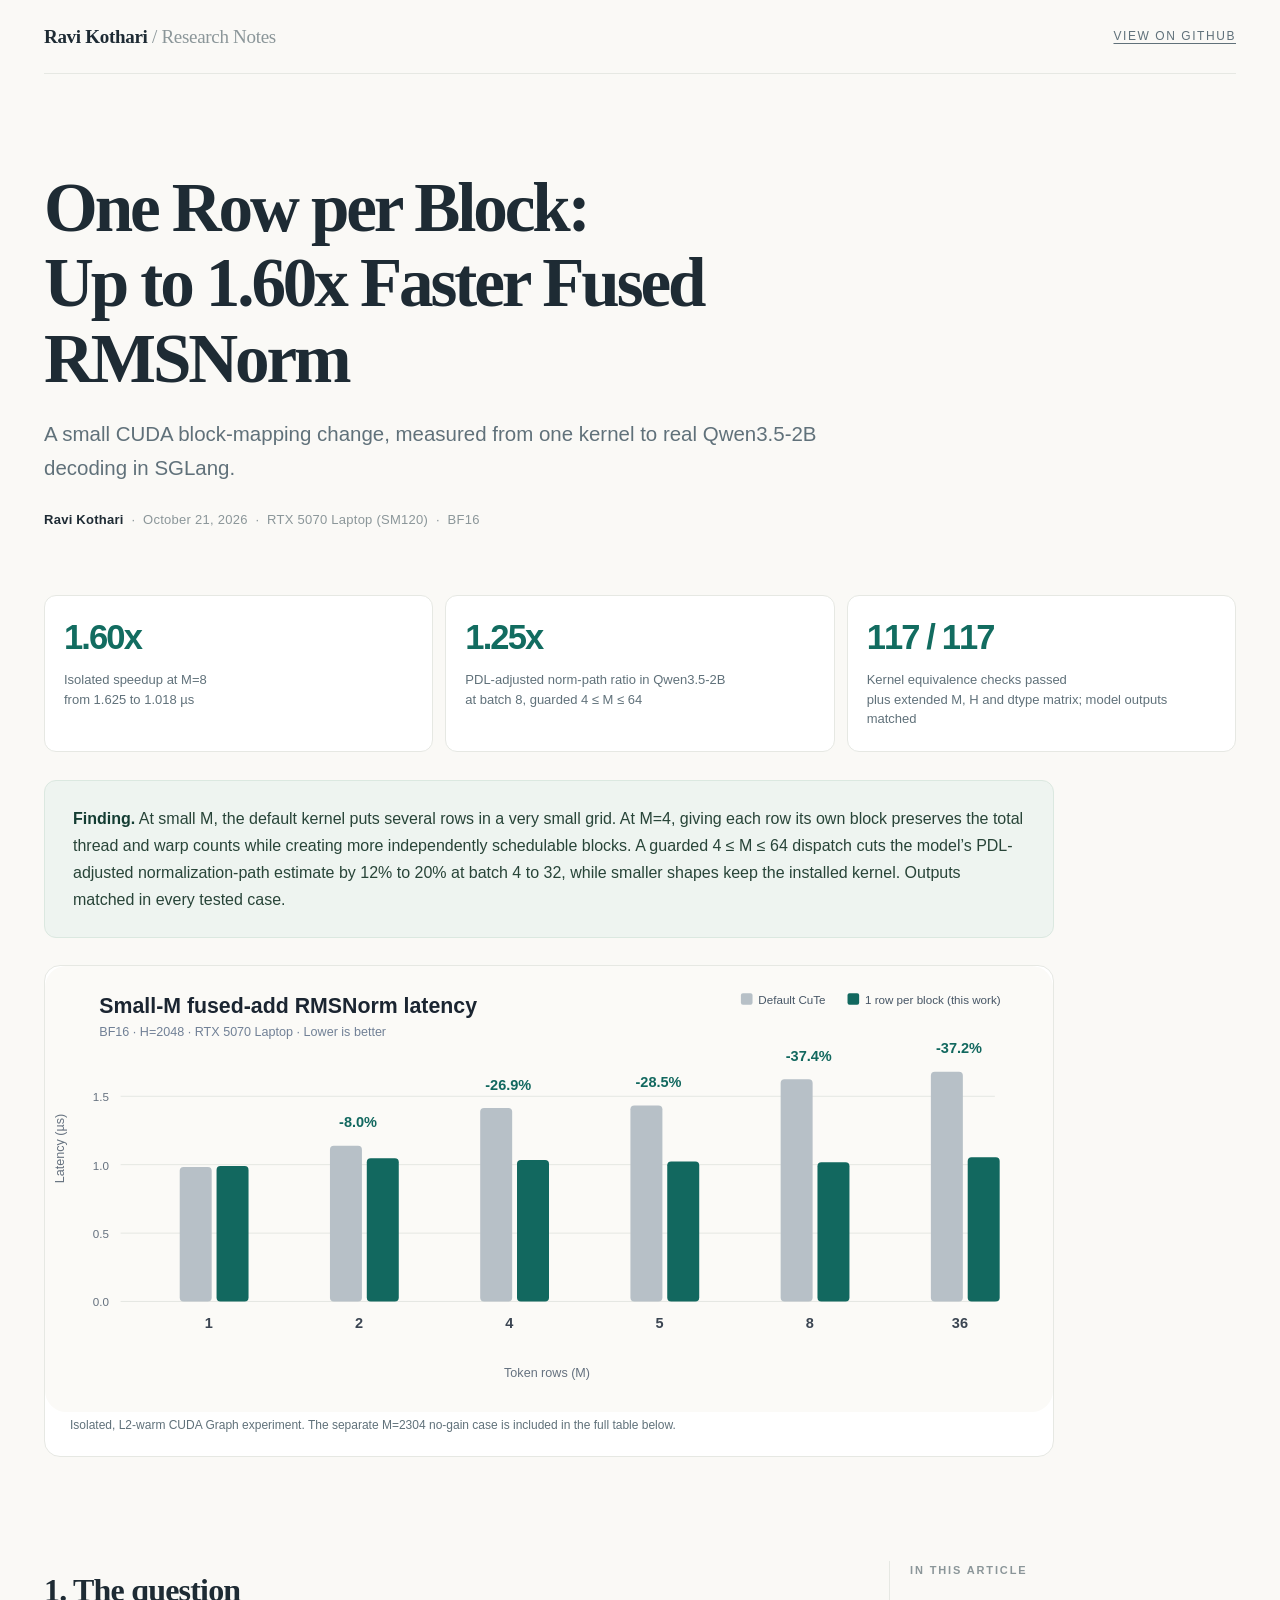
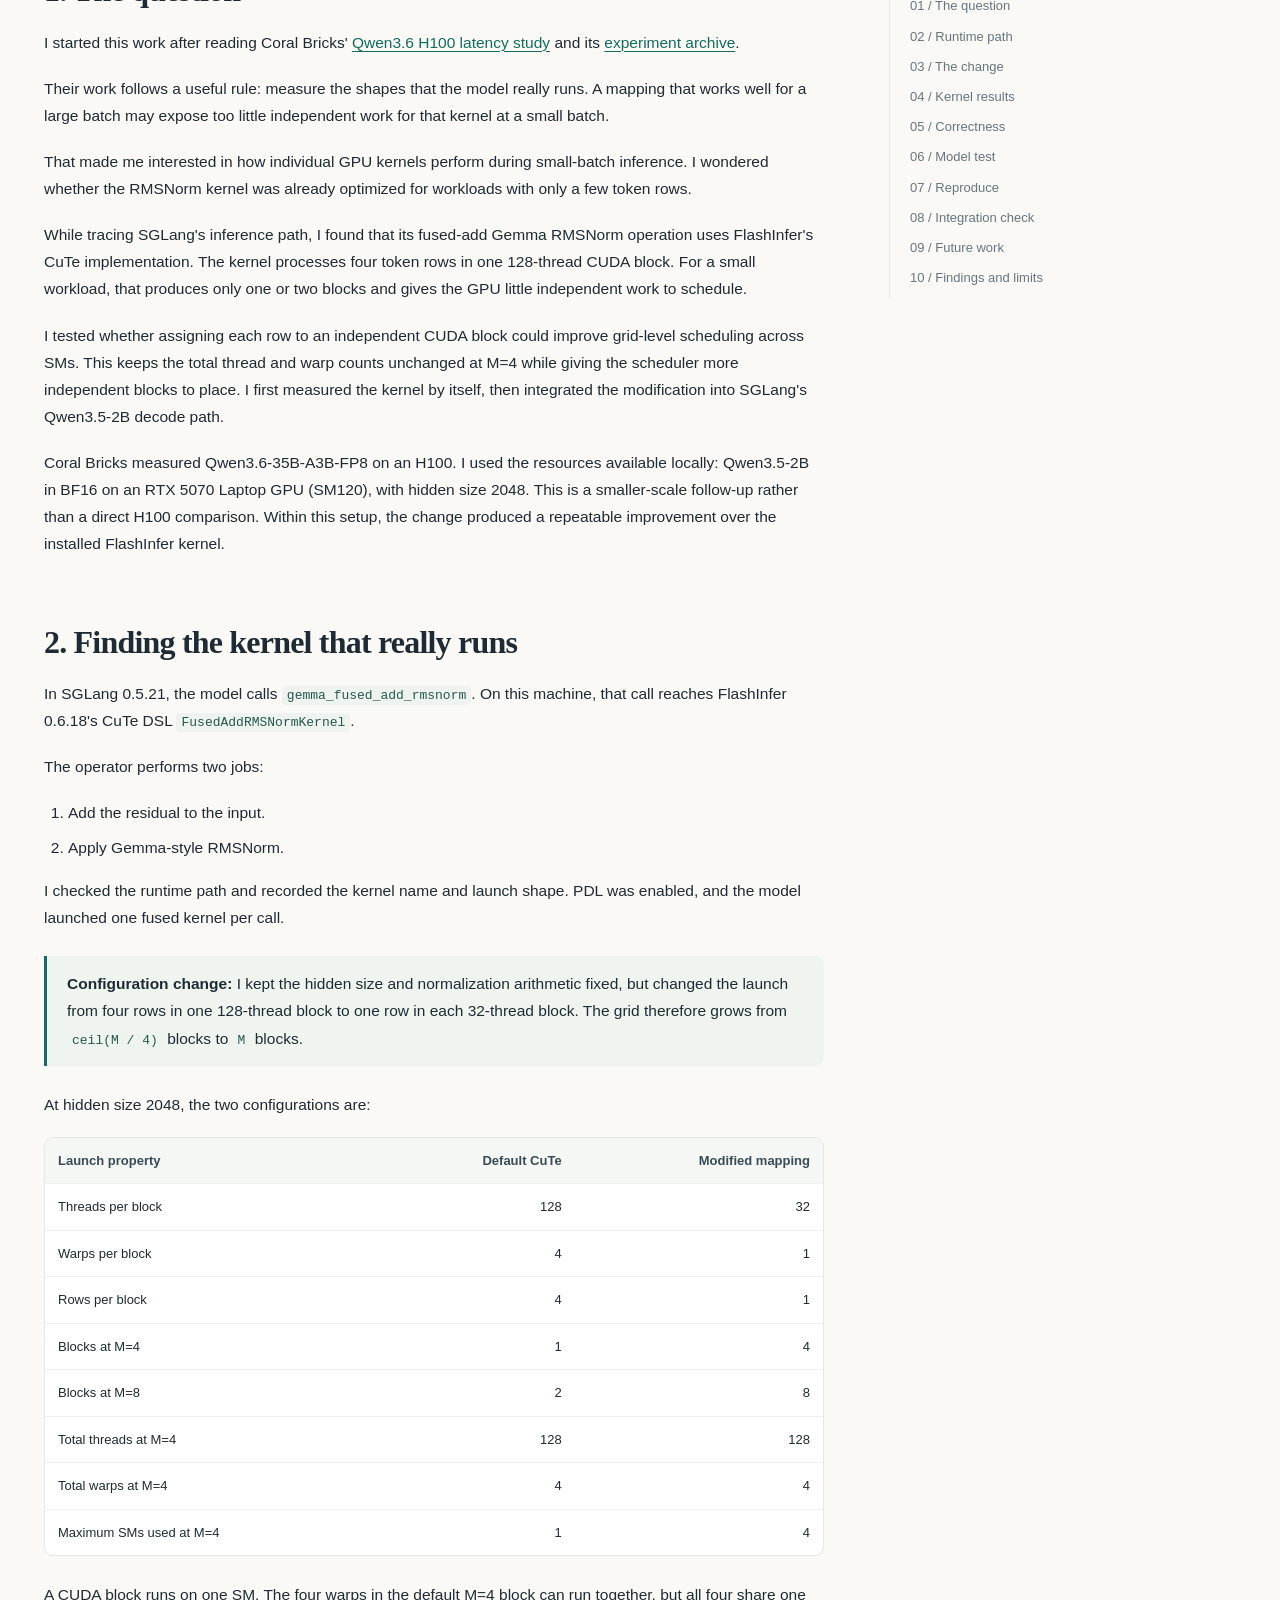
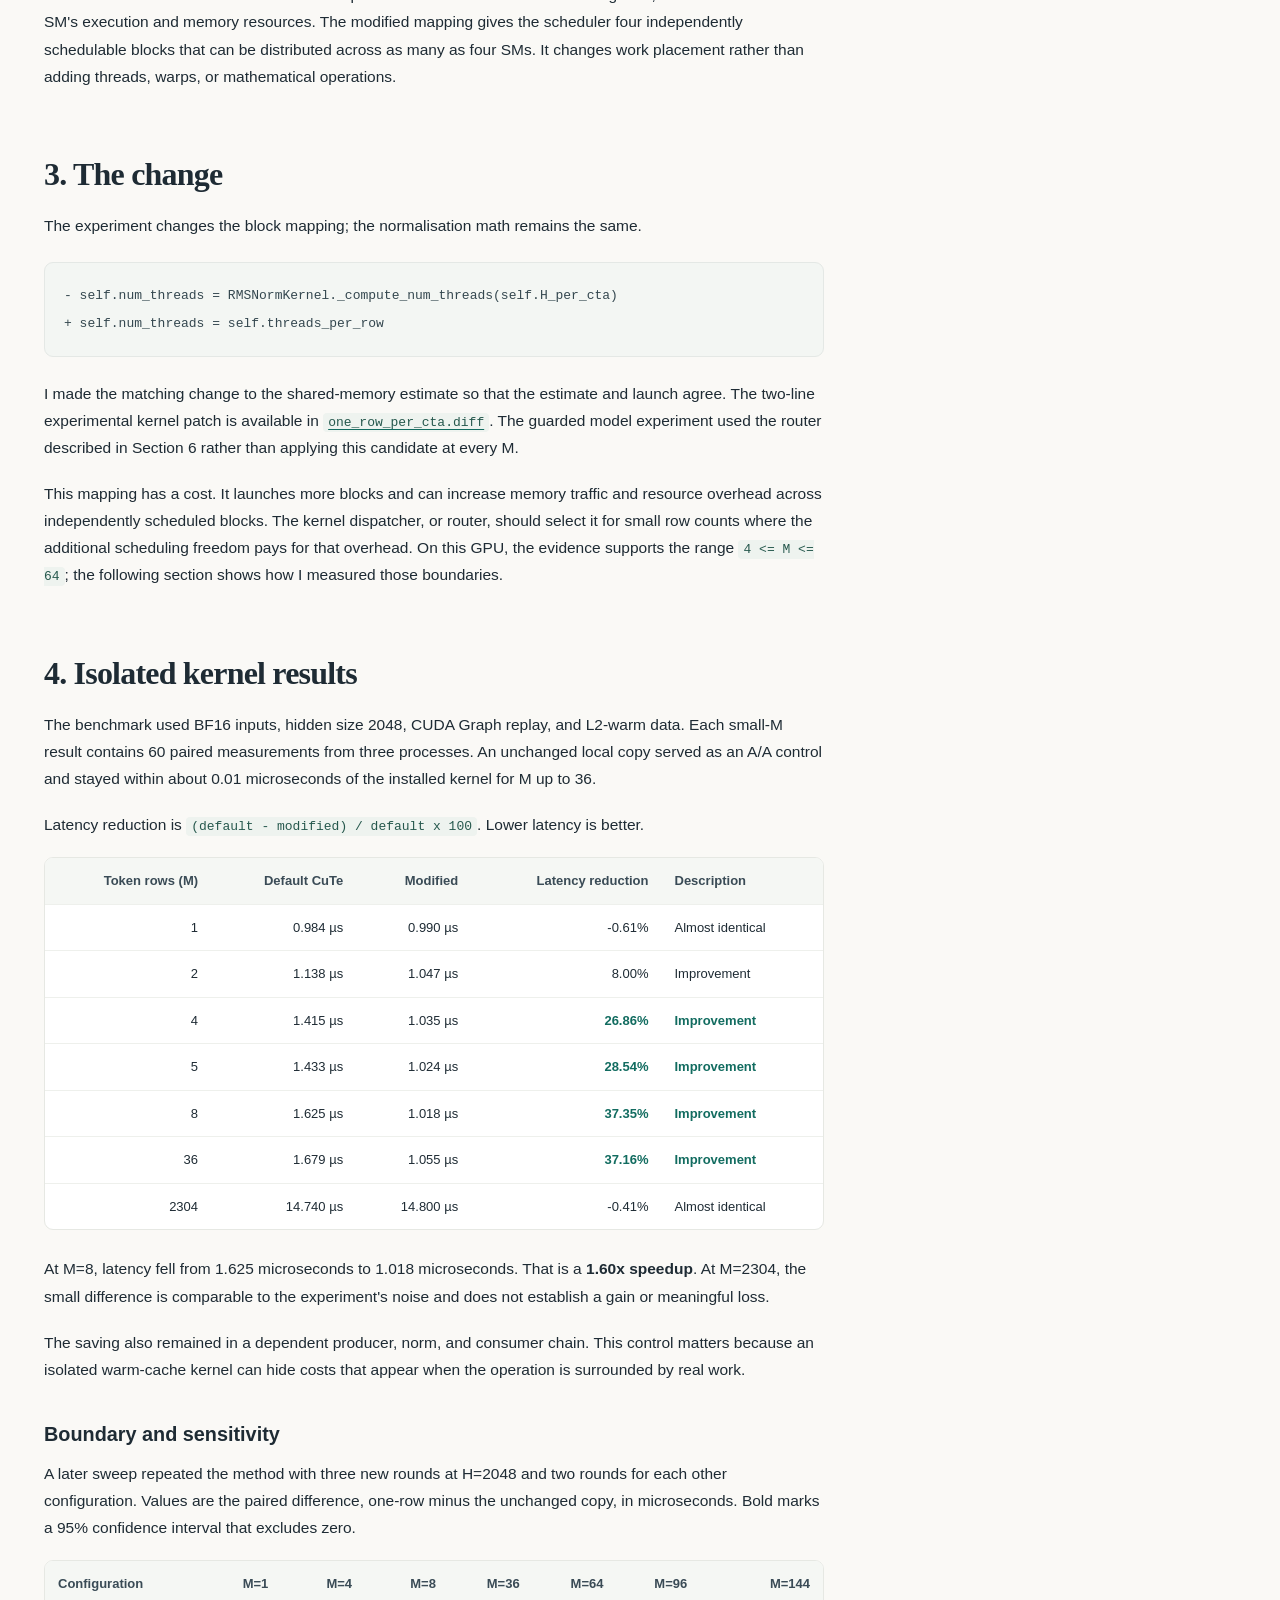
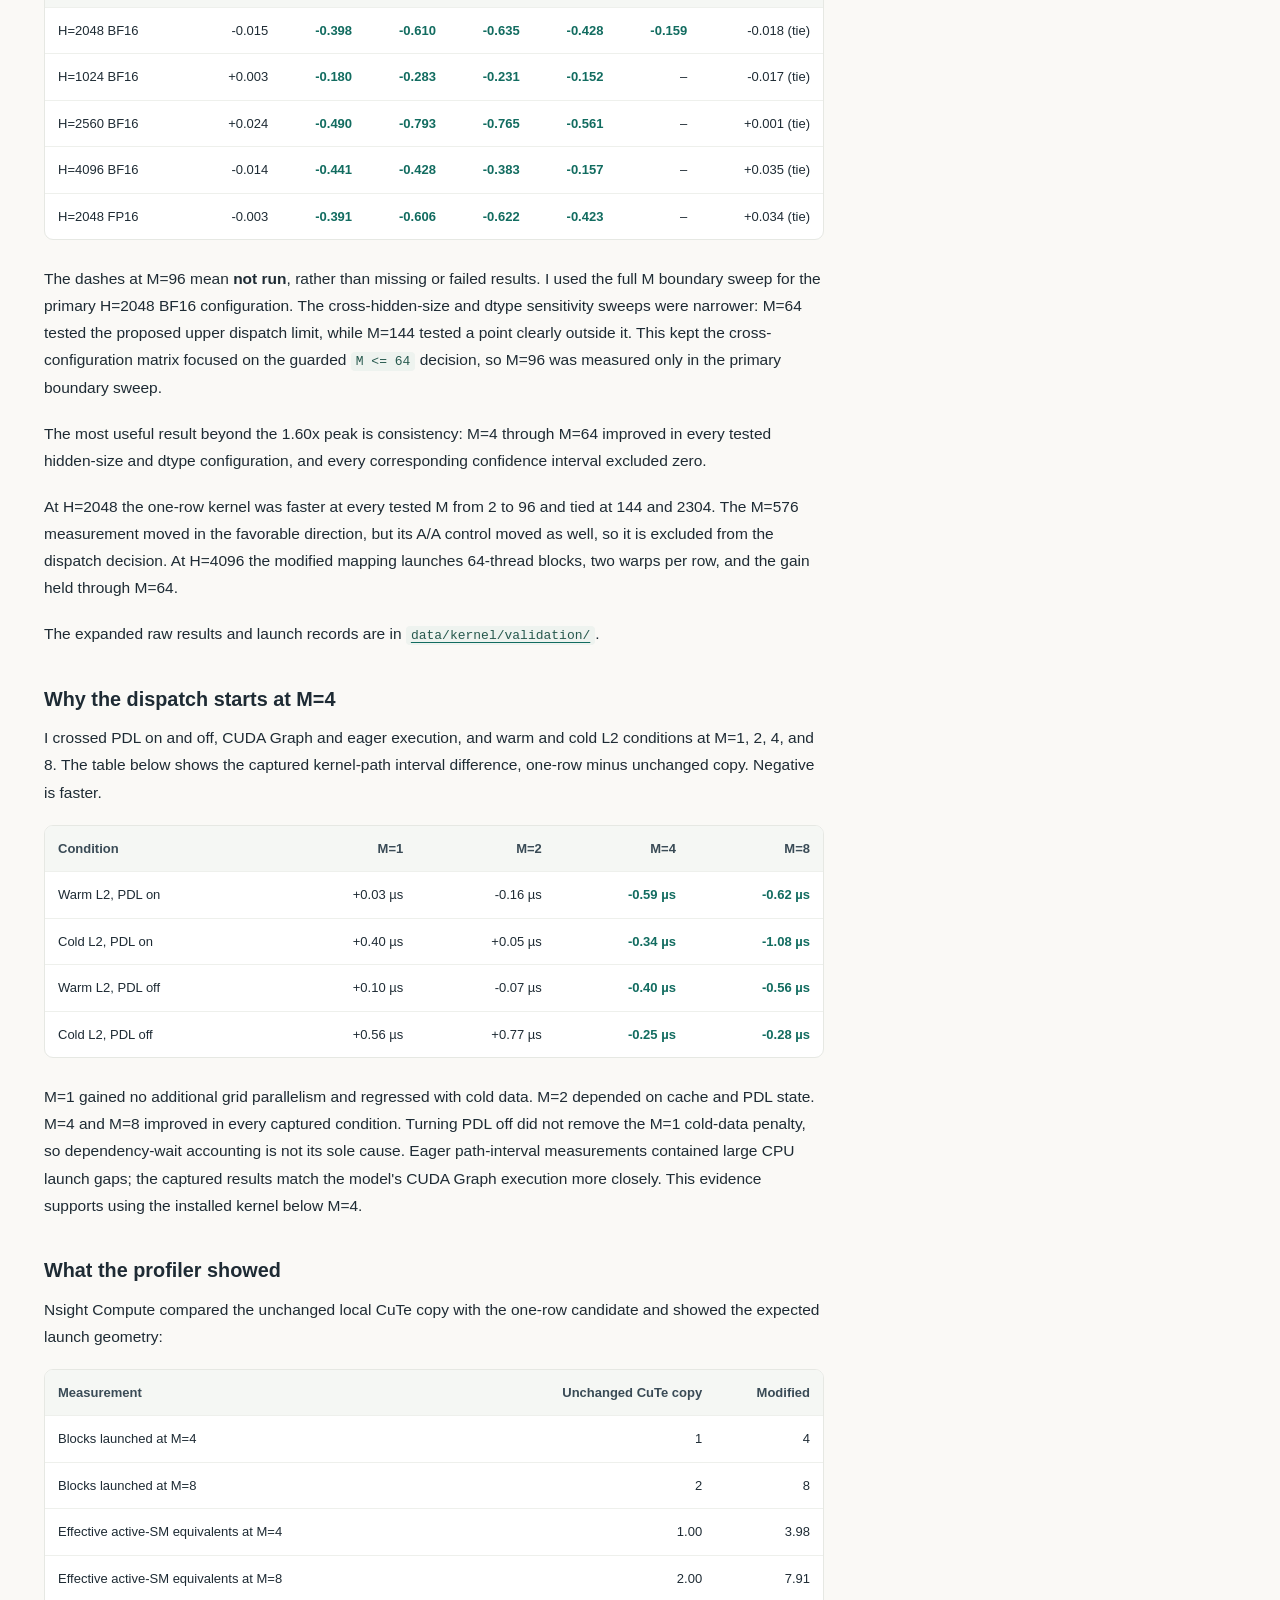
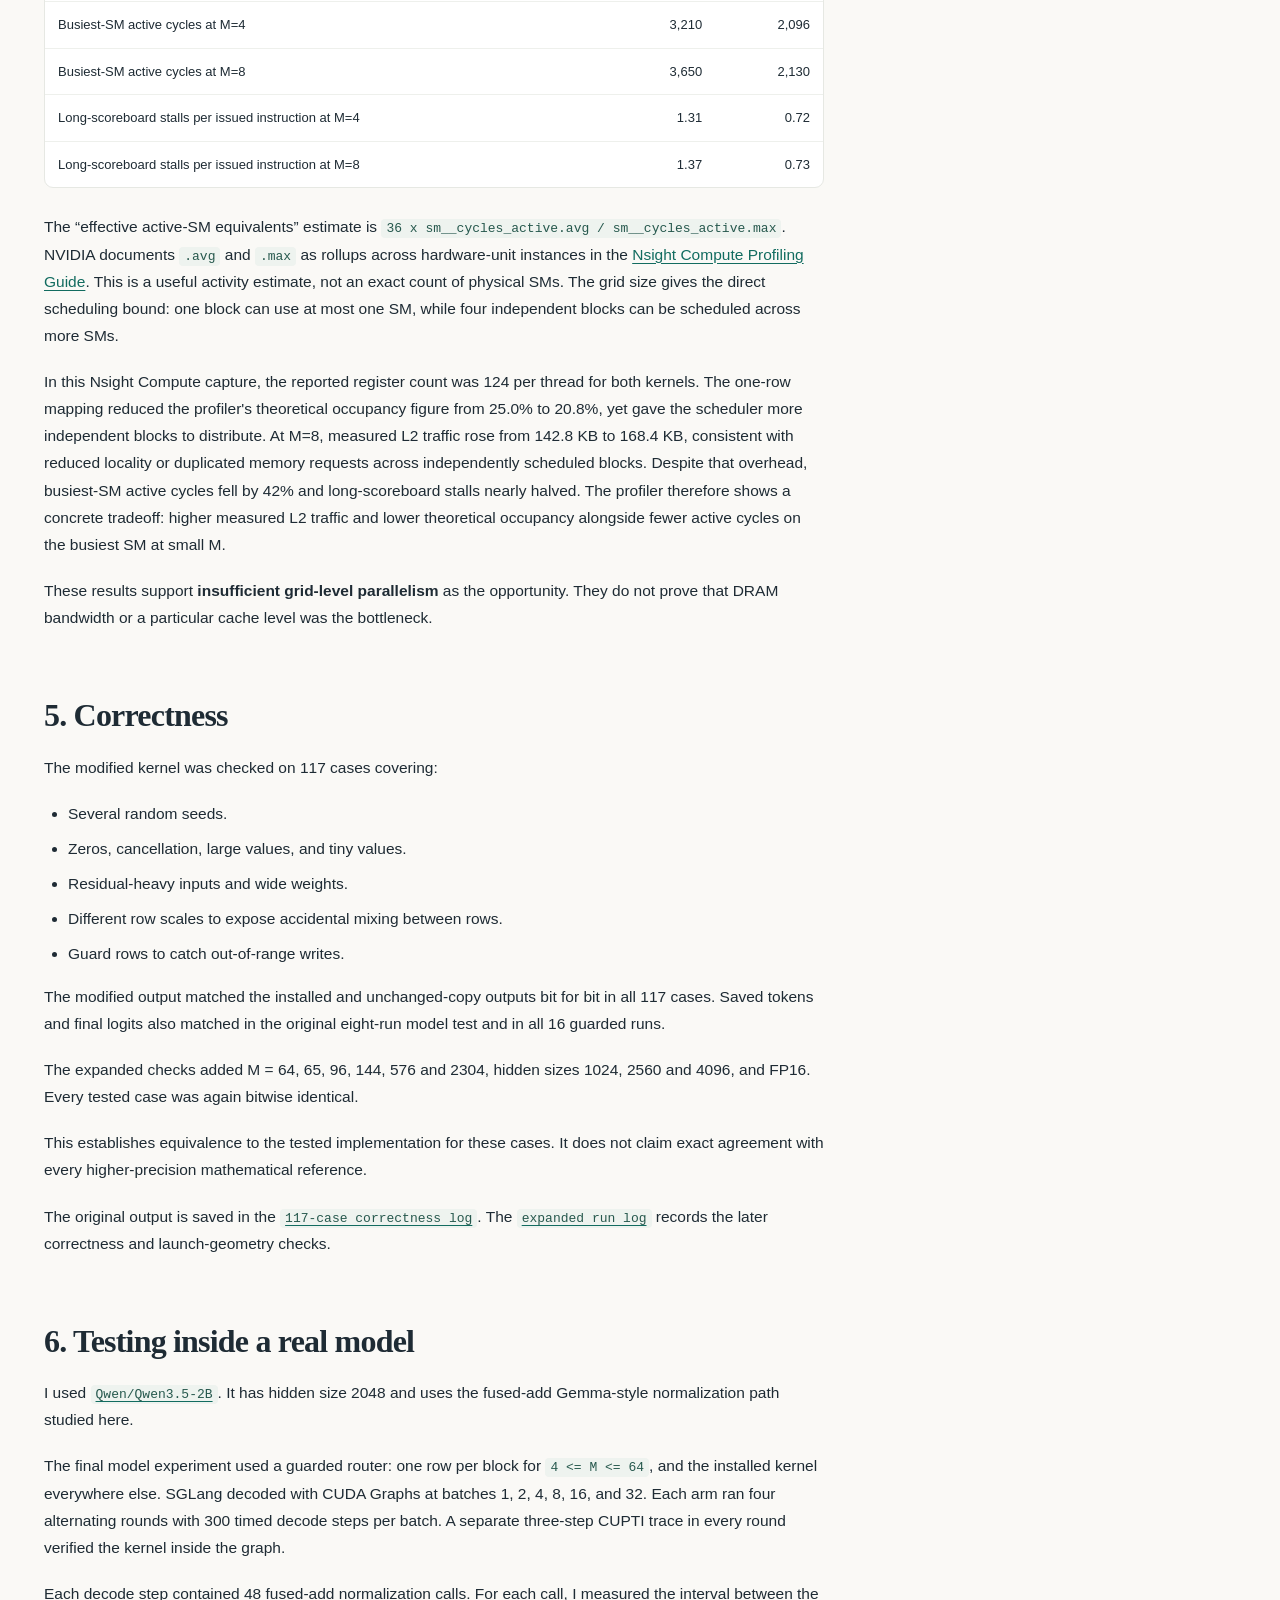
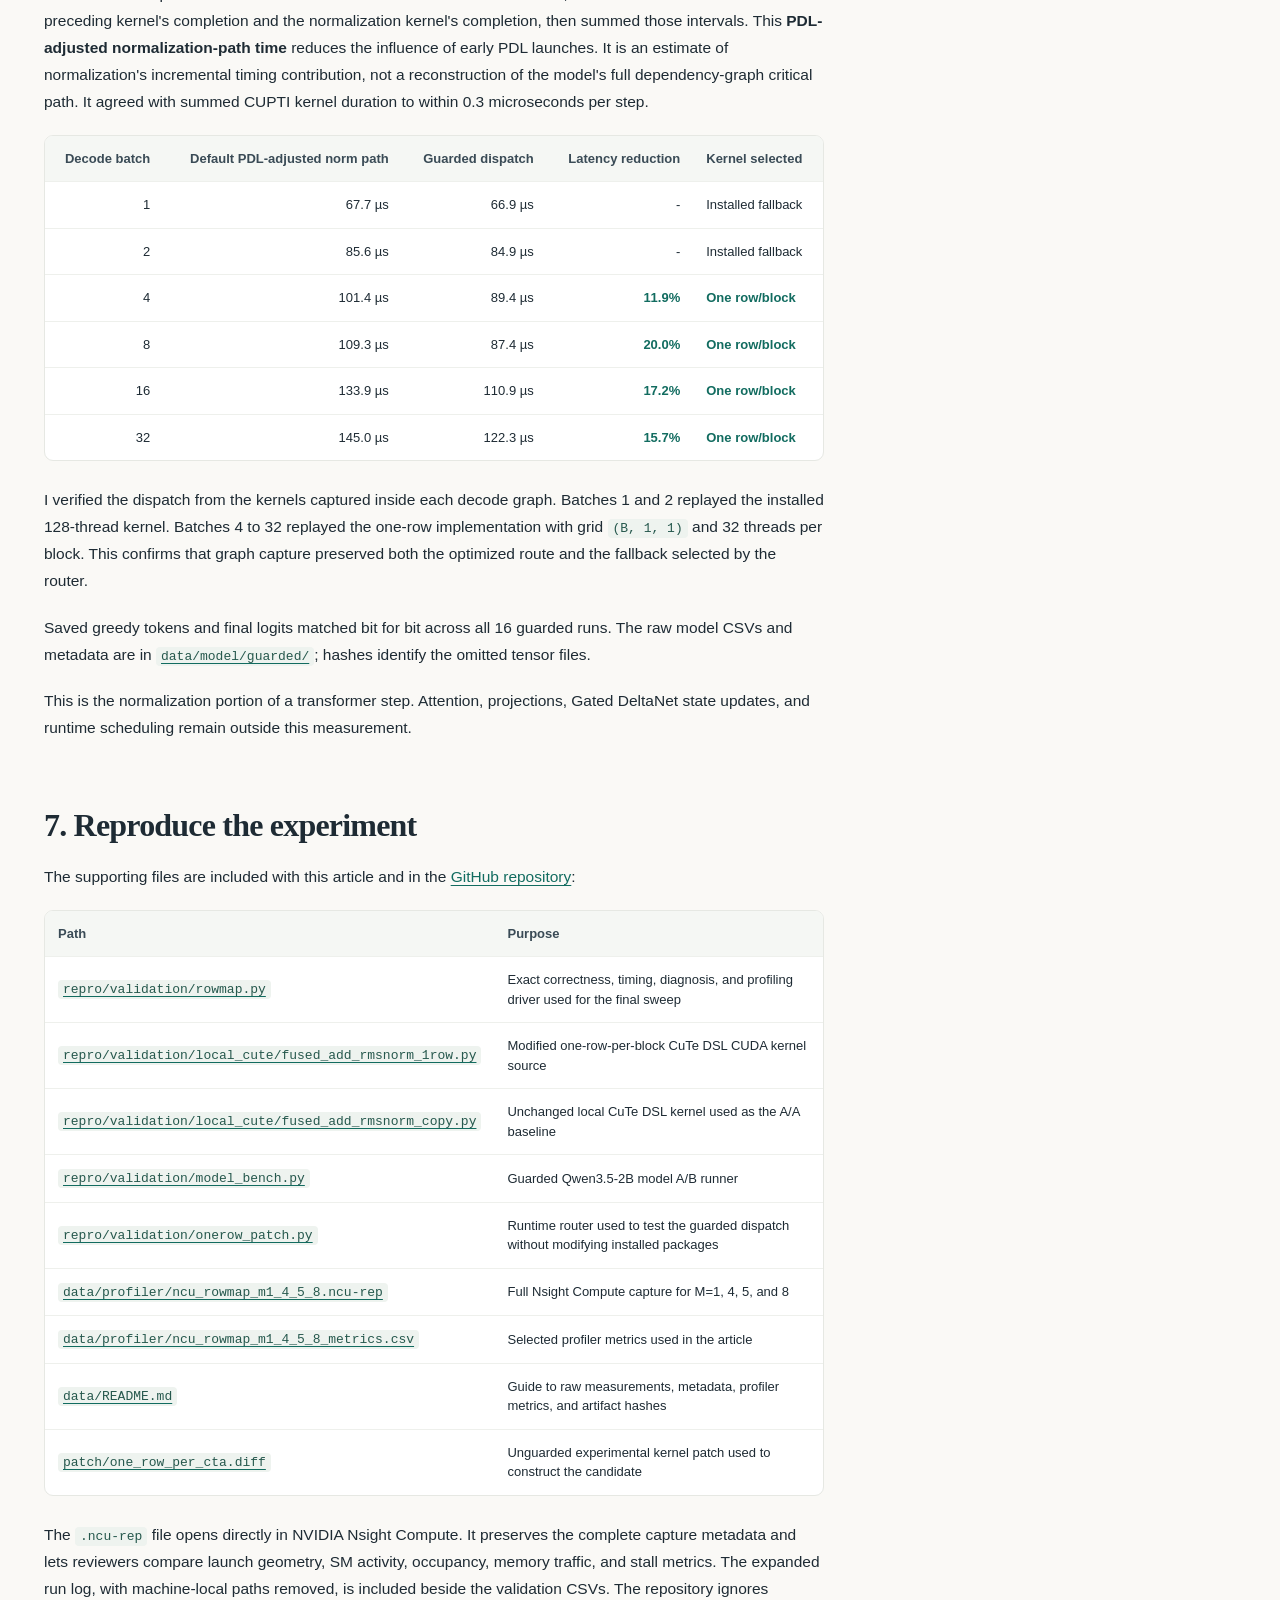
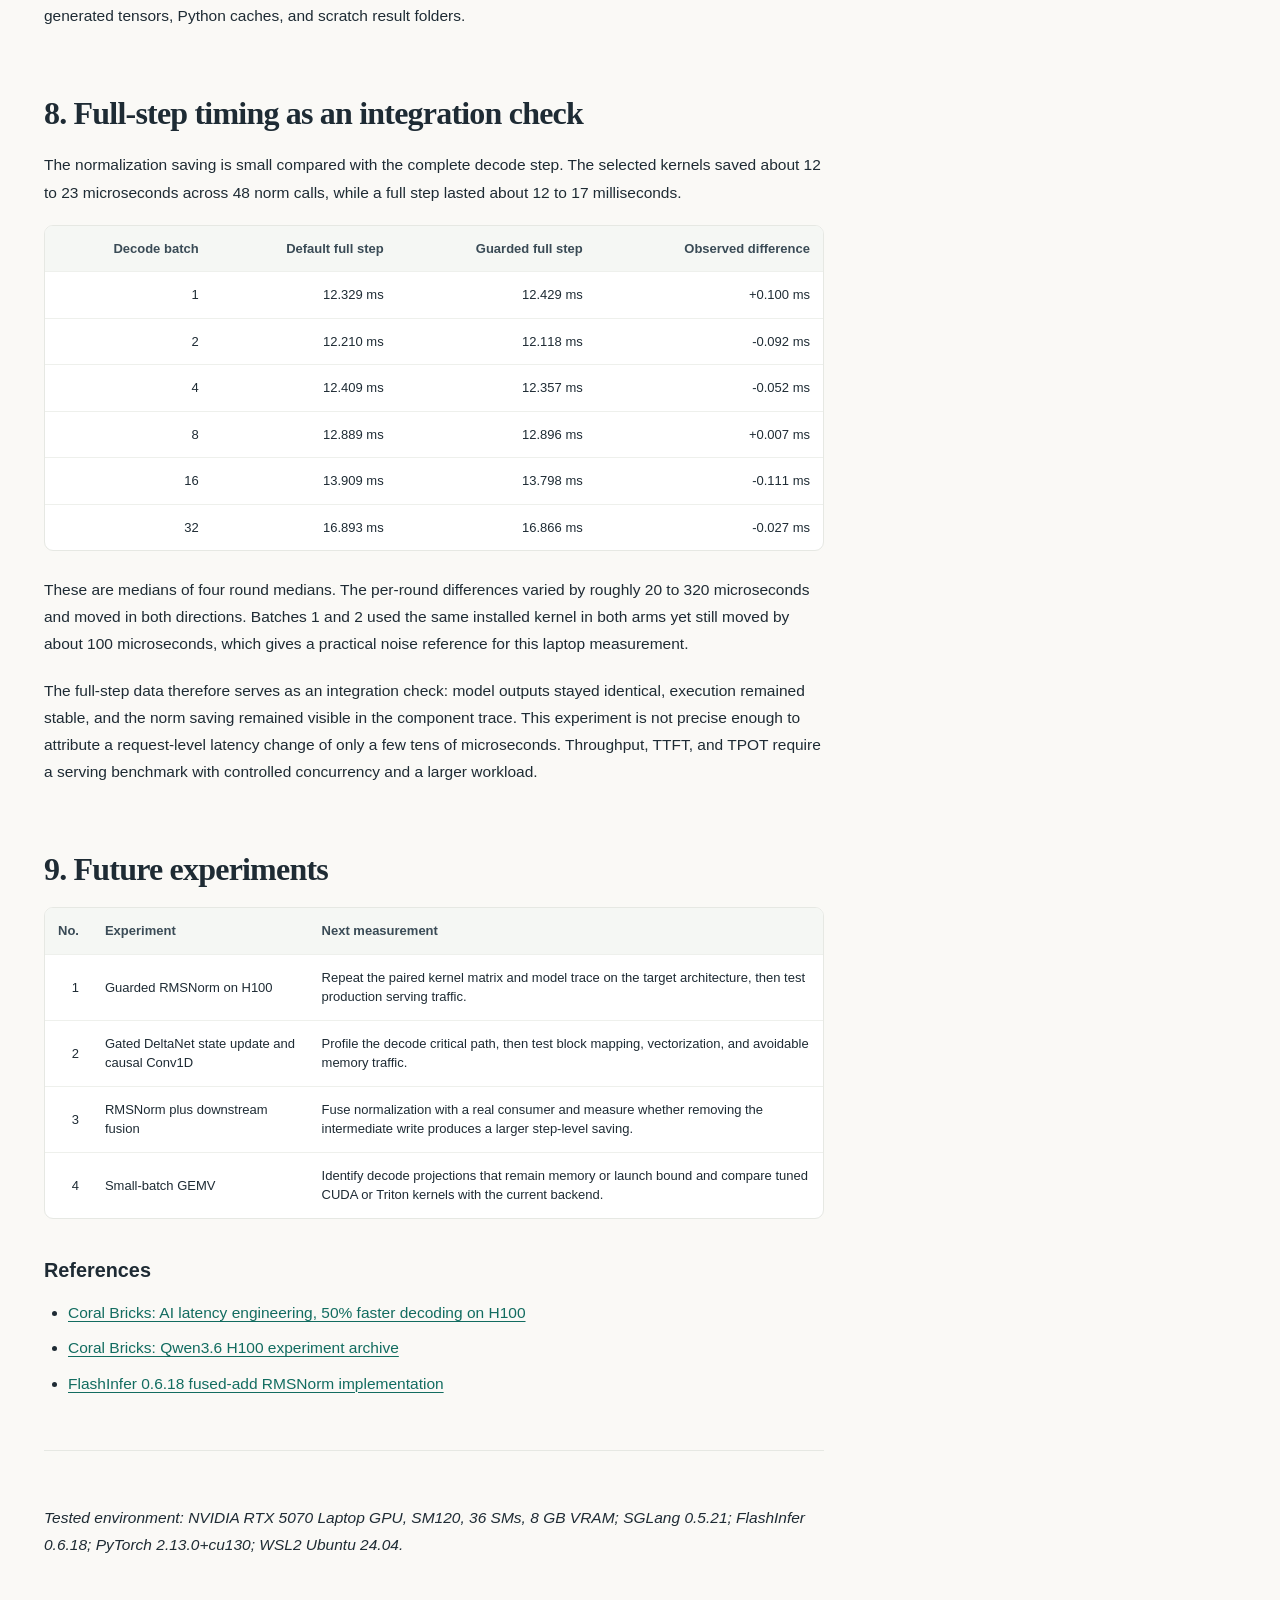
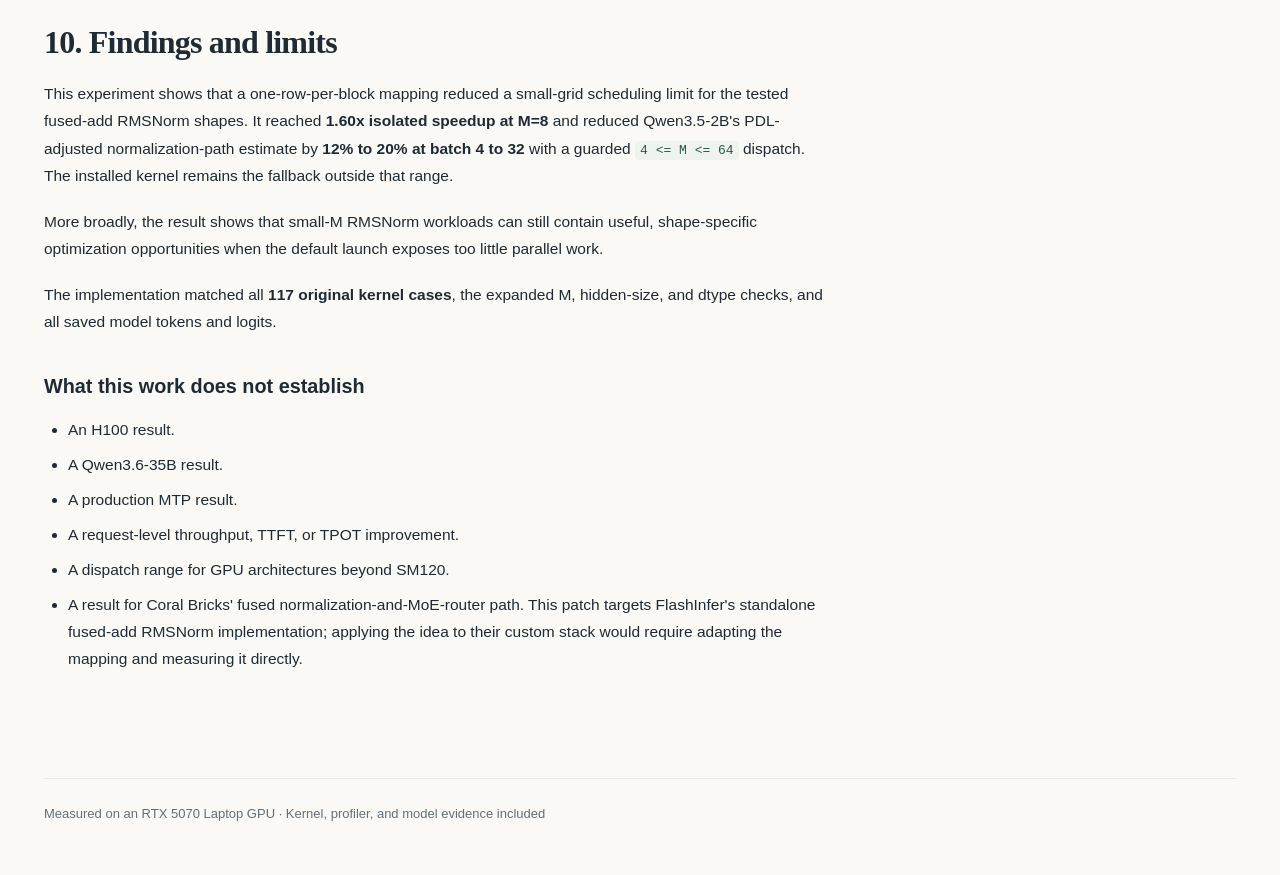
<file: experiments/rmsnorm/index.html>
<!doctype html>
<html lang="en">
<head>
<meta charset="utf-8" />
<meta name="viewport" content="width=device-width, initial-scale=1" />
<meta name="description" content="A FlashInfer CuTe fused-add RMSNorm experiment with up to 1.60x isolated speedup on an RTX 5070 Laptop GPU and validation inside Qwen3.5-2B." />
<meta name="theme-color" content="#faf9f6" />
<title>Up to 1.60x Faster Fused RMSNorm — One Row per Block · Ravi Kothari</title>
<style>
:root { --ink:#1e2b34; --muted:#60717a; --soft:#8b9699; --border:#e6e8e3; --teal:#126c60; --page:#faf9f6; --paper:#fff; --shade:#f5f7f4; }
*{box-sizing:border-box} html{scroll-behavior:smooth} body{margin:0;background:var(--page);color:var(--ink);font:16px/1.75 -apple-system,BlinkMacSystemFont,'Segoe UI',sans-serif;-webkit-font-smoothing:antialiased}
a{color:var(--teal);text-decoration-thickness:1px;text-underline-offset:3px}a:hover{color:#0b5148}
.wrap{max-width:1260px;margin:auto;padding:0 34px}.topbar{height:74px;display:flex;align-items:center;justify-content:space-between;border-bottom:1px solid var(--border)}
.topbar .brand{font-family:Georgia,'Times New Roman',serif;font-size:19px;font-weight:700;letter-spacing:-.3px;color:var(--ink);text-decoration:none}.topbar .tag{color:var(--muted);font-size:12px;letter-spacing:.13em;text-transform:uppercase}
header.hero{padding:75px 0 30px;max-width:1010px}.eyebrow{font-size:12px;font-weight:700;letter-spacing:.19em;text-transform:uppercase;color:var(--teal)}
h1{font:700 clamp(2.65rem,5.4vw,4.5rem)/1.09 Georgia,'Times New Roman',serif;letter-spacing:-.045em;margin:21px 0 21px;max-width:930px}
.deck{font-size:clamp(1.03rem,1.6vw,1.29rem);line-height:1.65;color:var(--muted);max-width:780px;margin-bottom:24px}
.meta{font-size:13px;color:var(--soft);letter-spacing:.02em}.meta strong{color:var(--ink);font-weight:600}
.stat-grid{display:grid;grid-template-columns:repeat(3,minmax(0,1fr));gap:12px;margin:34px 0 28px}.stat{border:1px solid var(--border);border-radius:12px;padding:22px 19px;background:var(--paper);min-height:138px}.stat .val{font-size:clamp(1.65rem,2.7vw,2.25rem);font-weight:750;line-height:1.15;letter-spacing:-.055em;color:var(--teal)}.stat .label{font-size:13px;margin-top:12px;line-height:1.5;color:var(--muted)}
.summary{max-width:1010px;background:#eef4f0;border:1px solid #dbe8e0;border-radius:12px;padding:24px 28px;line-height:1.7;color:#284438}.summary strong{color:#143d33}
.figure{max-width:1010px;margin:27px 0 49px;overflow:hidden;border-radius:16px;border:1px solid var(--border);background:var(--paper)}.figure img{display:block;width:100%;height:auto}.figcaption{padding:3px 25px 20px;font-size:12px;color:var(--muted)}
.content-grid{display:grid;grid-template-columns:minmax(0,780px) 235px;gap:65px;padding-bottom:90px;align-items:start}.article{min-width:0;font-size:15.5px}.article h2{font:700 2rem/1.2 Georgia,'Times New Roman',serif;letter-spacing:-.025em;margin:65px 0 19px;scroll-margin-top:24px}.article h3{font:700 1.24rem/1.3 -apple-system,BlinkMacSystemFont,'Segoe UI',sans-serif;margin:39px 0 12px}.article p{margin:0 0 19px}.article ul,.article ol{padding-left:24px}.article li{margin-bottom:8px}.article hr{border:0;border-top:1px solid var(--border);margin:53px 0}
.article blockquote{border-left:3px solid var(--teal);background:#eff4ef;padding:14px 20px;margin:25px 0;border-radius:0 8px 8px 0}.article blockquote p{margin:0}
.table-scroll{overflow-x:auto;margin:19px 0 25px;border:1px solid var(--border);border-radius:9px;background:#fff}.article table{border-collapse:collapse;width:100%;font-size:13px;line-height:1.5;min-width:600px}.article th{text-align:left;background:#f5f7f4;color:#3a4b56;white-space:nowrap;font-weight:650;border-bottom:1px solid var(--border)}.article th,.article td{padding:13px 13px;border-bottom:1px solid #eef0ec}.article tbody tr:last-child td{border-bottom:0}.article tbody tr:hover{background:#f9fbf9}.article td strong{color:var(--teal)}
code{font:13px/1.5 ui-monospace,SFMono-Regular,Consolas,monospace;color:#26584d;background:#eef3ef;border-radius:4px;padding:2px 5px}pre{overflow-x:auto;border:1px solid #e4e8e5;background:#f3f6f3;border-radius:9px;padding:19px;margin:23px 0}pre code{background:none;padding:0;color:#34474f;line-height:1.7}
.toc{position:sticky;top:26px;margin-top:55px;border-left:1px solid var(--border);padding-left:20px}.toc .toc-head{color:var(--soft);text-transform:uppercase;letter-spacing:.17em;font-size:11px;font-weight:700;margin-bottom:17px}.toc a{font-size:13px;line-height:1.4;display:block;margin:0 0 12px;text-decoration:none;color:#657680}.toc a:hover{color:var(--teal)}
.footer{border-top:1px solid var(--border);padding:24px 0 52px;color:var(--muted);font-size:13px}
@media(max-width:940px){.content-grid{grid-template-columns:1fr}.toc{display:none}.stat-grid{grid-template-columns:repeat(2,minmax(0,1fr))}.wrap{padding:0 22px}header.hero{padding-top:50px}.article h2{margin-top:50px}}
@media(max-width:530px){html,body{width:100%;max-width:100%;overflow-x:hidden}.wrap{width:100vw;max-width:100vw;overflow-x:hidden}.topbar,header.hero,.stat-grid,.summary,.figure,.content-grid{width:calc(100vw - 44px);max-width:calc(100vw - 44px)}.content-grid,.article,header.hero,.summary,.figure{min-width:0}.stat-grid{grid-template-columns:1fr;gap:9px}.stat{padding:16px 14px;min-height:0}.stat .val{font-size:1.75rem}.topbar{height:62px}.topbar .brand{font-size:16px}.topbar .tag{display:none}.article table{font-size:12px}.summary{padding:18px}.hero h1{font-size:2.15rem;line-height:1.08}.deck{font-size:1rem}h1,.deck,.meta,.summary,.article p{overflow-wrap:anywhere}}
@media print{body{background:#fff}.toc{display:none}.content-grid{display:block}.topbar{height:auto}.stat,.summary{break-inside:avoid}.article h2{break-after:avoid}.article .table-scroll{overflow:visible}}
</style>
</head>
<body>
<div class="wrap"><div class="topbar"><a class="brand" href="../../index.html">Ravi Kothari <span style="font-weight:400;color:#8b9699">/ Research Notes</span></a><a class="tag" href="https://github.com/ravi-kot/sglang-speculative-decoding-optimization/tree/main/experiments/rmsnorm" target="_blank" rel="noopener noreferrer">View on GitHub</a></div>
<header class="hero"><h1>One Row per Block:<br/>Up to 1.60x Faster Fused RMSNorm</h1>
<div class="deck">A small CUDA block-mapping change, measured from one kernel to real Qwen3.5-2B decoding in SGLang.</div>
<div class="meta"><strong>Ravi Kothari</strong> &nbsp;·&nbsp; October 21, 2026 &nbsp;·&nbsp; RTX 5070 Laptop (SM120) &nbsp;·&nbsp; BF16</div></header>
<div class="stat-grid"><div class="stat"><div class="val">1.60x</div><div class="label">Isolated speedup at M=8<br/>from 1.625 to 1.018 µs</div></div><div class="stat"><div class="val">1.25x</div><div class="label">PDL-adjusted norm-path ratio in Qwen3.5-2B<br/>at batch 8, guarded 4 ≤ M ≤ 64</div></div><div class="stat"><div class="val">117 / 117</div><div class="label">Kernel equivalence checks passed<br/>plus extended M, H and dtype matrix; model outputs matched</div></div></div>
<div class="summary"><strong>Finding.</strong> At small M, the default kernel puts several rows in a very small grid. At M=4, giving each row its own block preserves the total thread and warp counts while creating more independently schedulable blocks. A guarded 4 ≤ M ≤ 64 dispatch cuts the model’s PDL-adjusted normalization-path estimate by 12% to 20% at batch 4 to 32, while smaller shapes keep the installed kernel. Outputs matched in every tested case.</div>
<div class="figure"><img src="assets/latency-small-m.svg" alt="Graph showing faster one-row-per-block fused RMSNorm timings versus the default CuTe implementation at M=2–36"/><div class="figcaption">Isolated, L2-warm CUDA Graph experiment. The separate M=2304 no-gain case is included in the full table below.</div></div>
<div class="content-grid"><article class="article"><p><a id="question"></a></p>
<h2>1. The question</h2>
<p>I started this work after reading Coral Bricks' <a href="https://www.coralbricks.ai/blog/ai-latency-engineering" target="_blank" rel="noopener noreferrer">Qwen3.6 H100 latency study</a> and its <a href="https://github.com/Coral-Bricks-AI/reef/tree/33aefaa12d78891bf5ba70a0d96b070d471ecc78/research/qwen36-h100" target="_blank" rel="noopener noreferrer">experiment archive</a>.</p>
<p>Their work follows a useful rule: measure the shapes that the model really runs. A mapping that works well for a large batch may expose too little independent work for that kernel at a small batch.</p>
<p>That made me interested in how individual GPU kernels perform during small-batch inference. I wondered whether the RMSNorm kernel was already optimized for workloads with only a few token rows.</p>
<p>While tracing SGLang's inference path, I found that its fused-add Gemma RMSNorm operation uses FlashInfer's CuTe implementation. The kernel processes four token rows in one 128-thread CUDA block. For a small workload, that produces only one or two blocks and gives the GPU little independent work to schedule.</p>
<p>I tested whether assigning each row to an independent CUDA block could improve grid-level scheduling across SMs. This keeps the total thread and warp counts unchanged at M=4 while giving the scheduler more independent blocks to place. I first measured the kernel by itself, then integrated the modification into SGLang's Qwen3.5-2B decode path.</p>
<p>Coral Bricks measured Qwen3.6-35B-A3B-FP8 on an H100. I used the resources available locally: Qwen3.5-2B in BF16 on an RTX 5070 Laptop GPU (SM120), with hidden size 2048. This is a smaller-scale follow-up rather than a direct H100 comparison. Within this setup, the change produced a repeatable improvement over the installed FlashInfer kernel.</p>
<p><a id="runtime-path"></a></p>
<h2>2. Finding the kernel that really runs</h2>
<p>In SGLang 0.5.21, the model calls <code>gemma_fused_add_rmsnorm</code>. On this machine, that call reaches FlashInfer 0.6.18's CuTe DSL <code>FusedAddRMSNormKernel</code>.</p>
<p>The operator performs two jobs:</p>
<ol>
<li>Add the residual to the input.</li>
<li>Apply Gemma-style RMSNorm.</li>
</ol>
<p>I checked the runtime path and recorded the kernel name and launch shape. PDL was enabled, and the model launched one fused kernel per call.</p>
<blockquote>
<p><strong>Configuration change:</strong> I kept the hidden size and normalization arithmetic fixed, but changed the launch from four rows in one 128-thread block to one row in each 32-thread block. The grid therefore grows from <code>ceil(M / 4)</code> blocks to <code>M</code> blocks.</p>
</blockquote>
<p>At hidden size 2048, the two configurations are:</p>
<div class="table-scroll"><table>
<thead>
<tr>
<th style="text-align:left">Launch property</th>
<th style="text-align:right">Default CuTe</th>
<th style="text-align:right">Modified mapping</th>
</tr>
</thead>
<tbody>
<tr>
<td style="text-align:left">Threads per block</td>
<td style="text-align:right">128</td>
<td style="text-align:right">32</td>
</tr>
<tr>
<td style="text-align:left">Warps per block</td>
<td style="text-align:right">4</td>
<td style="text-align:right">1</td>
</tr>
<tr>
<td style="text-align:left">Rows per block</td>
<td style="text-align:right">4</td>
<td style="text-align:right">1</td>
</tr>
<tr>
<td style="text-align:left">Blocks at M=4</td>
<td style="text-align:right">1</td>
<td style="text-align:right">4</td>
</tr>
<tr>
<td style="text-align:left">Blocks at M=8</td>
<td style="text-align:right">2</td>
<td style="text-align:right">8</td>
</tr>
<tr>
<td style="text-align:left">Total threads at M=4</td>
<td style="text-align:right">128</td>
<td style="text-align:right">128</td>
</tr>
<tr>
<td style="text-align:left">Total warps at M=4</td>
<td style="text-align:right">4</td>
<td style="text-align:right">4</td>
</tr>
<tr>
<td style="text-align:left">Maximum SMs used at M=4</td>
<td style="text-align:right">1</td>
<td style="text-align:right">4</td>
</tr>
</tbody>
</table></div>
<p>A CUDA block runs on one SM. The four warps in the default M=4 block can run together, but all four share one SM's execution and memory resources. The modified mapping gives the scheduler four independently schedulable blocks that can be distributed across as many as four SMs. It changes work placement rather than adding threads, warps, or mathematical operations.</p>
<p><a id="change"></a></p>
<h2>3. The change</h2>
<p>The experiment changes the block mapping; the normalisation math remains the same.</p>
<pre><code class="language-diff">- self.num_threads = RMSNormKernel._compute_num_threads(self.H_per_cta)
+ self.num_threads = self.threads_per_row
</code></pre>
<p>I made the matching change to the shared-memory estimate so that the estimate and launch agree. The two-line experimental kernel patch is available in <a href="patch/one_row_per_cta.diff" target="_blank" rel="noopener noreferrer"><code>one_row_per_cta.diff</code></a>. The guarded model experiment used the router described in Section 6 rather than applying this candidate at every M.</p>
<p>This mapping has a cost. It launches more blocks and can increase memory traffic and resource overhead across independently scheduled blocks. The kernel dispatcher, or router, should select it for small row counts where the additional scheduling freedom pays for that overhead. On this GPU, the evidence supports the range <code>4 &lt;= M &lt;= 64</code>; the following section shows how I measured those boundaries.</p>
<p><a id="kernel-results"></a></p>
<h2>4. Isolated kernel results</h2>
<p>The benchmark used BF16 inputs, hidden size 2048, CUDA Graph replay, and L2-warm data. Each small-M result contains 60 paired measurements from three processes. An unchanged local copy served as an A/A control and stayed within about 0.01 microseconds of the installed kernel for M up to 36.</p>
<p>Latency reduction is <code>(default - modified) / default x 100</code>. Lower latency is better.</p>
<div class="table-scroll"><table>
<thead>
<tr>
<th style="text-align:right">Token rows (M)</th>
<th style="text-align:right">Default CuTe</th>
<th style="text-align:right">Modified</th>
<th style="text-align:right">Latency reduction</th>
<th style="text-align:left">Description</th>
</tr>
</thead>
<tbody>
<tr>
<td style="text-align:right">1</td>
<td style="text-align:right">0.984 µs</td>
<td style="text-align:right">0.990 µs</td>
<td style="text-align:right">-0.61%</td>
<td style="text-align:left">Almost identical</td>
</tr>
<tr>
<td style="text-align:right">2</td>
<td style="text-align:right">1.138 µs</td>
<td style="text-align:right">1.047 µs</td>
<td style="text-align:right">8.00%</td>
<td style="text-align:left">Improvement</td>
</tr>
<tr>
<td style="text-align:right">4</td>
<td style="text-align:right">1.415 µs</td>
<td style="text-align:right">1.035 µs</td>
<td style="text-align:right"><strong>26.86%</strong></td>
<td style="text-align:left"><strong>Improvement</strong></td>
</tr>
<tr>
<td style="text-align:right">5</td>
<td style="text-align:right">1.433 µs</td>
<td style="text-align:right">1.024 µs</td>
<td style="text-align:right"><strong>28.54%</strong></td>
<td style="text-align:left"><strong>Improvement</strong></td>
</tr>
<tr>
<td style="text-align:right">8</td>
<td style="text-align:right">1.625 µs</td>
<td style="text-align:right">1.018 µs</td>
<td style="text-align:right"><strong>37.35%</strong></td>
<td style="text-align:left"><strong>Improvement</strong></td>
</tr>
<tr>
<td style="text-align:right">36</td>
<td style="text-align:right">1.679 µs</td>
<td style="text-align:right">1.055 µs</td>
<td style="text-align:right"><strong>37.16%</strong></td>
<td style="text-align:left"><strong>Improvement</strong></td>
</tr>
<tr>
<td style="text-align:right">2304</td>
<td style="text-align:right">14.740 µs</td>
<td style="text-align:right">14.800 µs</td>
<td style="text-align:right">-0.41%</td>
<td style="text-align:left">Almost identical</td>
</tr>
</tbody>
</table></div>
<p>At M=8, latency fell from 1.625 microseconds to 1.018 microseconds. That is a <strong>1.60x speedup</strong>. At M=2304, the small difference is comparable to the experiment's noise and does not establish a gain or meaningful loss.</p>
<p>The saving also remained in a dependent producer, norm, and consumer chain. This control matters because an isolated warm-cache kernel can hide costs that appear when the operation is surrounded by real work.</p>
<h3>Boundary and sensitivity</h3>
<p>A later sweep repeated the method with three new rounds at H=2048 and two rounds for each other configuration. Values are the paired difference, one-row minus the unchanged copy, in microseconds. Bold marks a 95% confidence interval that excludes zero.</p>
<div class="table-scroll"><table>
<thead>
<tr>
<th style="text-align:left">Configuration</th>
<th style="text-align:right">M=1</th>
<th style="text-align:right">M=4</th>
<th style="text-align:right">M=8</th>
<th style="text-align:right">M=36</th>
<th style="text-align:right">M=64</th>
<th style="text-align:right">M=96</th>
<th style="text-align:right">M=144</th>
</tr>
</thead>
<tbody>
<tr>
<td style="text-align:left">H=2048 BF16</td>
<td style="text-align:right">-0.015</td>
<td style="text-align:right"><strong>-0.398</strong></td>
<td style="text-align:right"><strong>-0.610</strong></td>
<td style="text-align:right"><strong>-0.635</strong></td>
<td style="text-align:right"><strong>-0.428</strong></td>
<td style="text-align:right"><strong>-0.159</strong></td>
<td style="text-align:right">-0.018 (tie)</td>
</tr>
<tr>
<td style="text-align:left">H=1024 BF16</td>
<td style="text-align:right">+0.003</td>
<td style="text-align:right"><strong>-0.180</strong></td>
<td style="text-align:right"><strong>-0.283</strong></td>
<td style="text-align:right"><strong>-0.231</strong></td>
<td style="text-align:right"><strong>-0.152</strong></td>
<td style="text-align:right">–</td>
<td style="text-align:right">-0.017 (tie)</td>
</tr>
<tr>
<td style="text-align:left">H=2560 BF16</td>
<td style="text-align:right">+0.024</td>
<td style="text-align:right"><strong>-0.490</strong></td>
<td style="text-align:right"><strong>-0.793</strong></td>
<td style="text-align:right"><strong>-0.765</strong></td>
<td style="text-align:right"><strong>-0.561</strong></td>
<td style="text-align:right">–</td>
<td style="text-align:right">+0.001 (tie)</td>
</tr>
<tr>
<td style="text-align:left">H=4096 BF16</td>
<td style="text-align:right">-0.014</td>
<td style="text-align:right"><strong>-0.441</strong></td>
<td style="text-align:right"><strong>-0.428</strong></td>
<td style="text-align:right"><strong>-0.383</strong></td>
<td style="text-align:right"><strong>-0.157</strong></td>
<td style="text-align:right">–</td>
<td style="text-align:right">+0.035 (tie)</td>
</tr>
<tr>
<td style="text-align:left">H=2048 FP16</td>
<td style="text-align:right">-0.003</td>
<td style="text-align:right"><strong>-0.391</strong></td>
<td style="text-align:right"><strong>-0.606</strong></td>
<td style="text-align:right"><strong>-0.622</strong></td>
<td style="text-align:right"><strong>-0.423</strong></td>
<td style="text-align:right">–</td>
<td style="text-align:right">+0.034 (tie)</td>
</tr>
</tbody>
</table></div>
<p>The dashes at M=96 mean <strong>not run</strong>, rather than missing or failed results. I used the full M boundary sweep for the primary H=2048 BF16 configuration. The cross-hidden-size and dtype sensitivity sweeps were narrower: M=64 tested the proposed upper dispatch limit, while M=144 tested a point clearly outside it. This kept the cross-configuration matrix focused on the guarded <code>M &lt;= 64</code> decision, so M=96 was measured only in the primary boundary sweep.</p>
<p>The most useful result beyond the 1.60x peak is consistency: M=4 through M=64 improved in every tested hidden-size and dtype configuration, and every corresponding confidence interval excluded zero.</p>
<p>At H=2048 the one-row kernel was faster at every tested M from 2 to 96 and tied at 144 and 2304. The M=576 measurement moved in the favorable direction, but its A/A control moved as well, so it is excluded from the dispatch decision. At H=4096 the modified mapping launches 64-thread blocks, two warps per row, and the gain held through M=64.</p>
<p>The expanded raw results and launch records are in <a href="data/kernel/validation/" target="_blank" rel="noopener noreferrer"><code>data/kernel/validation/</code></a>.</p>
<h3>Why the dispatch starts at M=4</h3>
<p>I crossed PDL on and off, CUDA Graph and eager execution, and warm and cold L2 conditions at M=1, 2, 4, and 8. The table below shows the captured kernel-path interval difference, one-row minus unchanged copy. Negative is faster.</p>
<div class="table-scroll"><table>
<thead>
<tr>
<th style="text-align:left">Condition</th>
<th style="text-align:right">M=1</th>
<th style="text-align:right">M=2</th>
<th style="text-align:right">M=4</th>
<th style="text-align:right">M=8</th>
</tr>
</thead>
<tbody>
<tr>
<td style="text-align:left">Warm L2, PDL on</td>
<td style="text-align:right">+0.03 µs</td>
<td style="text-align:right">-0.16 µs</td>
<td style="text-align:right"><strong>-0.59 µs</strong></td>
<td style="text-align:right"><strong>-0.62 µs</strong></td>
</tr>
<tr>
<td style="text-align:left">Cold L2, PDL on</td>
<td style="text-align:right">+0.40 µs</td>
<td style="text-align:right">+0.05 µs</td>
<td style="text-align:right"><strong>-0.34 µs</strong></td>
<td style="text-align:right"><strong>-1.08 µs</strong></td>
</tr>
<tr>
<td style="text-align:left">Warm L2, PDL off</td>
<td style="text-align:right">+0.10 µs</td>
<td style="text-align:right">-0.07 µs</td>
<td style="text-align:right"><strong>-0.40 µs</strong></td>
<td style="text-align:right"><strong>-0.56 µs</strong></td>
</tr>
<tr>
<td style="text-align:left">Cold L2, PDL off</td>
<td style="text-align:right">+0.56 µs</td>
<td style="text-align:right">+0.77 µs</td>
<td style="text-align:right"><strong>-0.25 µs</strong></td>
<td style="text-align:right"><strong>-0.28 µs</strong></td>
</tr>
</tbody>
</table></div>
<p>M=1 gained no additional grid parallelism and regressed with cold data. M=2 depended on cache and PDL state. M=4 and M=8 improved in every captured condition. Turning PDL off did not remove the M=1 cold-data penalty, so dependency-wait accounting is not its sole cause. Eager path-interval measurements contained large CPU launch gaps; the captured results match the model's CUDA Graph execution more closely. This evidence supports using the installed kernel below M=4.</p>
<h3>What the profiler showed</h3>
<p>Nsight Compute compared the unchanged local CuTe copy with the one-row candidate and showed the expected launch geometry:</p>
<div class="table-scroll"><table>
<thead>
<tr>
<th style="text-align:left">Measurement</th>
<th style="text-align:right">Unchanged CuTe copy</th>
<th style="text-align:right">Modified</th>
</tr>
</thead>
<tbody>
<tr>
<td style="text-align:left">Blocks launched at M=4</td>
<td style="text-align:right">1</td>
<td style="text-align:right">4</td>
</tr>
<tr>
<td style="text-align:left">Blocks launched at M=8</td>
<td style="text-align:right">2</td>
<td style="text-align:right">8</td>
</tr>
<tr>
<td style="text-align:left">Effective active-SM equivalents at M=4</td>
<td style="text-align:right">1.00</td>
<td style="text-align:right">3.98</td>
</tr>
<tr>
<td style="text-align:left">Effective active-SM equivalents at M=8</td>
<td style="text-align:right">2.00</td>
<td style="text-align:right">7.91</td>
</tr>
<tr>
<td style="text-align:left">Busiest-SM active cycles at M=4</td>
<td style="text-align:right">3,210</td>
<td style="text-align:right">2,096</td>
</tr>
<tr>
<td style="text-align:left">Busiest-SM active cycles at M=8</td>
<td style="text-align:right">3,650</td>
<td style="text-align:right">2,130</td>
</tr>
<tr>
<td style="text-align:left">Long-scoreboard stalls per issued instruction at M=4</td>
<td style="text-align:right">1.31</td>
<td style="text-align:right">0.72</td>
</tr>
<tr>
<td style="text-align:left">Long-scoreboard stalls per issued instruction at M=8</td>
<td style="text-align:right">1.37</td>
<td style="text-align:right">0.73</td>
</tr>
</tbody>
</table></div>
<p>The “effective active-SM equivalents” estimate is <code>36 x sm__cycles_active.avg / sm__cycles_active.max</code>. NVIDIA documents <code>.avg</code> and <code>.max</code> as rollups across hardware-unit instances in the <a href="https://docs.nvidia.com/nsight-compute/ProfilingGuide/" target="_blank" rel="noopener noreferrer">Nsight Compute Profiling Guide</a>. This is a useful activity estimate, not an exact count of physical SMs. The grid size gives the direct scheduling bound: one block can use at most one SM, while four independent blocks can be scheduled across more SMs.</p>
<p>In this Nsight Compute capture, the reported register count was 124 per thread for both kernels. The one-row mapping reduced the profiler's theoretical occupancy figure from 25.0% to 20.8%, yet gave the scheduler more independent blocks to distribute. At M=8, measured L2 traffic rose from 142.8 KB to 168.4 KB, consistent with reduced locality or duplicated memory requests across independently scheduled blocks. Despite that overhead, busiest-SM active cycles fell by 42% and long-scoreboard stalls nearly halved. The profiler therefore shows a concrete tradeoff: higher measured L2 traffic and lower theoretical occupancy alongside fewer active cycles on the busiest SM at small M.</p>
<p>These results support <strong>insufficient grid-level parallelism</strong> as the opportunity. They do not prove that DRAM bandwidth or a particular cache level was the bottleneck.</p>
<p><a id="correctness"></a></p>
<h2>5. Correctness</h2>
<p>The modified kernel was checked on 117 cases covering:</p>
<ul>
<li>Several random seeds.</li>
<li>Zeros, cancellation, large values, and tiny values.</li>
<li>Residual-heavy inputs and wide weights.</li>
<li>Different row scales to expose accidental mixing between rows.</li>
<li>Guard rows to catch out-of-range writes.</li>
</ul>
<p>The modified output matched the installed and unchanged-copy outputs bit for bit in all 117 cases. Saved tokens and final logits also matched in the original eight-run model test and in all 16 guarded runs.</p>
<p>The expanded checks added M = 64, 65, 96, 144, 576 and 2304, hidden sizes 1024, 2560 and 4096, and FP16. Every tested case was again bitwise identical.</p>
<p>This establishes equivalence to the tested implementation for these cases. It does not claim exact agreement with every higher-precision mathematical reference.</p>
<p>The original output is saved in the <a href="data/kernel/rowmap_check_20261020T064710Z.txt" target="_blank" rel="noopener noreferrer"><code>117-case correctness log</code></a>. The <a href="data/kernel/validation/stages_20261021T220557Z.log" target="_blank" rel="noopener noreferrer"><code>expanded run log</code></a> records the later correctness and launch-geometry checks.</p>
<p><a id="model"></a></p>
<h2>6. Testing inside a real model</h2>
<p>I used <a href="https://huggingface.co/Qwen/Qwen3.5-2B" target="_blank" rel="noopener noreferrer"><code>Qwen/Qwen3.5-2B</code></a>. It has hidden size 2048 and uses the fused-add Gemma-style normalization path studied here.</p>
<p>The final model experiment used a guarded router: one row per block for <code>4 &lt;= M &lt;= 64</code>, and the installed kernel everywhere else. SGLang decoded with CUDA Graphs at batches 1, 2, 4, 8, 16, and 32. Each arm ran four alternating rounds with 300 timed decode steps per batch. A separate three-step CUPTI trace in every round verified the kernel inside the graph.</p>
<p>Each decode step contained 48 fused-add normalization calls. For each call, I measured the interval between the preceding kernel's completion and the normalization kernel's completion, then summed those intervals. This <strong>PDL-adjusted normalization-path time</strong> reduces the influence of early PDL launches. It is an estimate of normalization's incremental timing contribution, not a reconstruction of the model's full dependency-graph critical path. It agreed with summed CUPTI kernel duration to within 0.3 microseconds per step.</p>
<div class="table-scroll"><table>
<thead>
<tr>
<th style="text-align:right">Decode batch</th>
<th style="text-align:right">Default PDL-adjusted norm path</th>
<th style="text-align:right">Guarded dispatch</th>
<th style="text-align:right">Latency reduction</th>
<th style="text-align:left">Kernel selected</th>
</tr>
</thead>
<tbody>
<tr>
<td style="text-align:right">1</td>
<td style="text-align:right">67.7 µs</td>
<td style="text-align:right">66.9 µs</td>
<td style="text-align:right">-</td>
<td style="text-align:left">Installed fallback</td>
</tr>
<tr>
<td style="text-align:right">2</td>
<td style="text-align:right">85.6 µs</td>
<td style="text-align:right">84.9 µs</td>
<td style="text-align:right">-</td>
<td style="text-align:left">Installed fallback</td>
</tr>
<tr>
<td style="text-align:right">4</td>
<td style="text-align:right">101.4 µs</td>
<td style="text-align:right">89.4 µs</td>
<td style="text-align:right"><strong>11.9%</strong></td>
<td style="text-align:left"><strong>One row/block</strong></td>
</tr>
<tr>
<td style="text-align:right">8</td>
<td style="text-align:right">109.3 µs</td>
<td style="text-align:right">87.4 µs</td>
<td style="text-align:right"><strong>20.0%</strong></td>
<td style="text-align:left"><strong>One row/block</strong></td>
</tr>
<tr>
<td style="text-align:right">16</td>
<td style="text-align:right">133.9 µs</td>
<td style="text-align:right">110.9 µs</td>
<td style="text-align:right"><strong>17.2%</strong></td>
<td style="text-align:left"><strong>One row/block</strong></td>
</tr>
<tr>
<td style="text-align:right">32</td>
<td style="text-align:right">145.0 µs</td>
<td style="text-align:right">122.3 µs</td>
<td style="text-align:right"><strong>15.7%</strong></td>
<td style="text-align:left"><strong>One row/block</strong></td>
</tr>
</tbody>
</table></div>
<p>I verified the dispatch from the kernels captured inside each decode graph. Batches 1 and 2 replayed the installed 128-thread kernel. Batches 4 to 32 replayed the one-row implementation with grid <code>(B, 1, 1)</code> and 32 threads per block. This confirms that graph capture preserved both the optimized route and the fallback selected by the router.</p>
<p>Saved greedy tokens and final logits matched bit for bit across all 16 guarded runs. The raw model CSVs and metadata are in <a href="data/model/guarded/" target="_blank" rel="noopener noreferrer"><code>data/model/guarded/</code></a>; hashes identify the omitted tensor files.</p>
<p>This is the normalization portion of a transformer step. Attention, projections, Gated DeltaNet state updates, and runtime scheduling remain outside this measurement.</p>
<p><a id="reproduce"></a></p>
<h2>7. Reproduce the experiment</h2>
<p>The supporting files are included with this article and in the <a href="https://github.com/ravi-kot/flashinfer-small-m-rmsnorm" target="_blank" rel="noopener noreferrer">GitHub repository</a>:</p>
<div class="table-scroll"><table>
<thead>
<tr>
<th style="text-align:left">Path</th>
<th style="text-align:left">Purpose</th>
</tr>
</thead>
<tbody>
<tr>
<td style="text-align:left"><a href="repro/validation/rowmap.py" target="_blank" rel="noopener noreferrer"><code>repro/validation/rowmap.py</code></a></td>
<td style="text-align:left">Exact correctness, timing, diagnosis, and profiling driver used for the final sweep</td>
</tr>
<tr>
<td style="text-align:left"><a href="repro/validation/local_cute/fused_add_rmsnorm_1row.py" target="_blank" rel="noopener noreferrer"><code>repro/validation/local_cute/fused_add_rmsnorm_1row.py</code></a></td>
<td style="text-align:left">Modified one-row-per-block CuTe DSL CUDA kernel source</td>
</tr>
<tr>
<td style="text-align:left"><a href="repro/validation/local_cute/fused_add_rmsnorm_copy.py" target="_blank" rel="noopener noreferrer"><code>repro/validation/local_cute/fused_add_rmsnorm_copy.py</code></a></td>
<td style="text-align:left">Unchanged local CuTe DSL kernel used as the A/A baseline</td>
</tr>
<tr>
<td style="text-align:left"><a href="repro/validation/model_bench.py" target="_blank" rel="noopener noreferrer"><code>repro/validation/model_bench.py</code></a></td>
<td style="text-align:left">Guarded Qwen3.5-2B model A/B runner</td>
</tr>
<tr>
<td style="text-align:left"><a href="repro/validation/onerow_patch.py" target="_blank" rel="noopener noreferrer"><code>repro/validation/onerow_patch.py</code></a></td>
<td style="text-align:left">Runtime router used to test the guarded dispatch without modifying installed packages</td>
</tr>
<tr>
<td style="text-align:left"><a href="data/profiler/ncu_rowmap_m1_4_5_8.ncu-rep" target="_blank" rel="noopener noreferrer"><code>data/profiler/ncu_rowmap_m1_4_5_8.ncu-rep</code></a></td>
<td style="text-align:left">Full Nsight Compute capture for M=1, 4, 5, and 8</td>
</tr>
<tr>
<td style="text-align:left"><a href="data/profiler/ncu_rowmap_m1_4_5_8_metrics.csv" target="_blank" rel="noopener noreferrer"><code>data/profiler/ncu_rowmap_m1_4_5_8_metrics.csv</code></a></td>
<td style="text-align:left">Selected profiler metrics used in the article</td>
</tr>
<tr>
<td style="text-align:left"><a href="data/README.md" target="_blank" rel="noopener noreferrer"><code>data/README.md</code></a></td>
<td style="text-align:left">Guide to raw measurements, metadata, profiler metrics, and artifact hashes</td>
</tr>
<tr>
<td style="text-align:left"><a href="patch/one_row_per_cta.diff" target="_blank" rel="noopener noreferrer"><code>patch/one_row_per_cta.diff</code></a></td>
<td style="text-align:left">Unguarded experimental kernel patch used to construct the candidate</td>
</tr>
</tbody>
</table></div>
<p>The <code>.ncu-rep</code> file opens directly in NVIDIA Nsight Compute. It preserves the complete capture metadata and lets reviewers compare launch geometry, SM activity, occupancy, memory traffic, and stall metrics. The expanded run log, with machine-local paths removed, is included beside the validation CSVs. The repository ignores generated tensors, Python caches, and scratch result folders.</p>
<p><a id="full-decode"></a></p>
<h2>8. Full-step timing as an integration check</h2>
<p>The normalization saving is small compared with the complete decode step. The selected kernels saved about 12 to 23 microseconds across 48 norm calls, while a full step lasted about 12 to 17 milliseconds.</p>
<div class="table-scroll"><table>
<thead>
<tr>
<th style="text-align:right">Decode batch</th>
<th style="text-align:right">Default full step</th>
<th style="text-align:right">Guarded full step</th>
<th style="text-align:right">Observed difference</th>
</tr>
</thead>
<tbody>
<tr>
<td style="text-align:right">1</td>
<td style="text-align:right">12.329 ms</td>
<td style="text-align:right">12.429 ms</td>
<td style="text-align:right">+0.100 ms</td>
</tr>
<tr>
<td style="text-align:right">2</td>
<td style="text-align:right">12.210 ms</td>
<td style="text-align:right">12.118 ms</td>
<td style="text-align:right">-0.092 ms</td>
</tr>
<tr>
<td style="text-align:right">4</td>
<td style="text-align:right">12.409 ms</td>
<td style="text-align:right">12.357 ms</td>
<td style="text-align:right">-0.052 ms</td>
</tr>
<tr>
<td style="text-align:right">8</td>
<td style="text-align:right">12.889 ms</td>
<td style="text-align:right">12.896 ms</td>
<td style="text-align:right">+0.007 ms</td>
</tr>
<tr>
<td style="text-align:right">16</td>
<td style="text-align:right">13.909 ms</td>
<td style="text-align:right">13.798 ms</td>
<td style="text-align:right">-0.111 ms</td>
</tr>
<tr>
<td style="text-align:right">32</td>
<td style="text-align:right">16.893 ms</td>
<td style="text-align:right">16.866 ms</td>
<td style="text-align:right">-0.027 ms</td>
</tr>
</tbody>
</table></div>
<p>These are medians of four round medians. The per-round differences varied by roughly 20 to 320 microseconds and moved in both directions. Batches 1 and 2 used the same installed kernel in both arms yet still moved by about 100 microseconds, which gives a practical noise reference for this laptop measurement.</p>
<p>The full-step data therefore serves as an integration check: model outputs stayed identical, execution remained stable, and the norm saving remained visible in the component trace. This experiment is not precise enough to attribute a request-level latency change of only a few tens of microseconds. Throughput, TTFT, and TPOT require a serving benchmark with controlled concurrency and a larger workload.</p>
<p><a id="future-work"></a></p>
<h2>9. Future experiments</h2>
<div class="table-scroll"><table>
<thead>
<tr>
<th style="text-align:right">No.</th>
<th style="text-align:left">Experiment</th>
<th style="text-align:left">Next measurement</th>
</tr>
</thead>
<tbody>
<tr>
<td style="text-align:right">1</td>
<td style="text-align:left">Guarded RMSNorm on H100</td>
<td style="text-align:left">Repeat the paired kernel matrix and model trace on the target architecture, then test production serving traffic.</td>
</tr>
<tr>
<td style="text-align:right">2</td>
<td style="text-align:left">Gated DeltaNet state update and causal Conv1D</td>
<td style="text-align:left">Profile the decode critical path, then test block mapping, vectorization, and avoidable memory traffic.</td>
</tr>
<tr>
<td style="text-align:right">3</td>
<td style="text-align:left">RMSNorm plus downstream fusion</td>
<td style="text-align:left">Fuse normalization with a real consumer and measure whether removing the intermediate write produces a larger step-level saving.</td>
</tr>
<tr>
<td style="text-align:right">4</td>
<td style="text-align:left">Small-batch GEMV</td>
<td style="text-align:left">Identify decode projections that remain memory or launch bound and compare tuned CUDA or Triton kernels with the current backend.</td>
</tr>
</tbody>
</table></div>
<h3>References</h3>
<ul>
<li><a href="https://www.coralbricks.ai/blog/ai-latency-engineering" target="_blank" rel="noopener noreferrer">Coral Bricks: AI latency engineering, 50% faster decoding on H100</a></li>
<li><a href="https://github.com/Coral-Bricks-AI/reef/tree/33aefaa12d78891bf5ba70a0d96b070d471ecc78/research/qwen36-h100" target="_blank" rel="noopener noreferrer">Coral Bricks: Qwen3.6 H100 experiment archive</a></li>
<li><a href="https://github.com/flashinfer-ai/flashinfer/blob/v0.6.18/flashinfer/norm/kernels/fused_add_rmsnorm.py" target="_blank" rel="noopener noreferrer">FlashInfer 0.6.18 fused-add RMSNorm implementation</a></li>
</ul>
<hr />
<p><em>Tested environment: NVIDIA RTX 5070 Laptop GPU, SM120, 36 SMs, 8 GB VRAM; SGLang 0.5.21; FlashInfer 0.6.18; PyTorch 2.13.0+cu130; WSL2 Ubuntu 24.04.</em></p>
<p><a id="conclusion"></a></p>
<h2>10. Findings and limits</h2>
<p>This experiment shows that a one-row-per-block mapping reduced a small-grid scheduling limit for the tested fused-add RMSNorm shapes. It reached <strong>1.60x isolated speedup at M=8</strong> and reduced Qwen3.5-2B's PDL-adjusted normalization-path estimate by <strong>12% to 20% at batch 4 to 32</strong> with a guarded <code>4 &lt;= M &lt;= 64</code> dispatch. The installed kernel remains the fallback outside that range.</p>
<p>More broadly, the result shows that small-M RMSNorm workloads can still contain useful, shape-specific optimization opportunities when the default launch exposes too little parallel work.</p>
<p>The implementation matched all <strong>117 original kernel cases</strong>, the expanded M, hidden-size, and dtype checks, and all saved model tokens and logits.</p>
<h3>What this work does not establish</h3>
<ul>
<li>An H100 result.</li>
<li>A Qwen3.6-35B result.</li>
<li>A production MTP result.</li>
<li>A request-level throughput, TTFT, or TPOT improvement.</li>
<li>A dispatch range for GPU architectures beyond SM120.</li>
<li>A result for Coral Bricks' fused normalization-and-MoE-router path. This patch targets FlashInfer's standalone fused-add RMSNorm implementation; applying the idea to their custom stack would require adapting the mapping and measuring it directly.</li>
</ul>
</article><aside class="toc" aria-label="On this page"><div class="toc-head">In this article</div>
<a href="#question">01 / The question</a><a href="#runtime-path">02 / Runtime path</a><a href="#change">03 / The change</a><a href="#kernel-results">04 / Kernel results</a><a href="#correctness">05 / Correctness</a><a href="#model">06 / Model test</a><a href="#reproduce">07 / Reproduce</a><a href="#full-decode">08 / Integration check</a><a href="#future-work">09 / Future work</a><a href="#conclusion">10 / Findings and limits</a>
</aside></div><footer class="footer">Measured on an RTX 5070 Laptop GPU · Kernel, profiler, and model evidence included</footer></div>
</body></html>
</file>
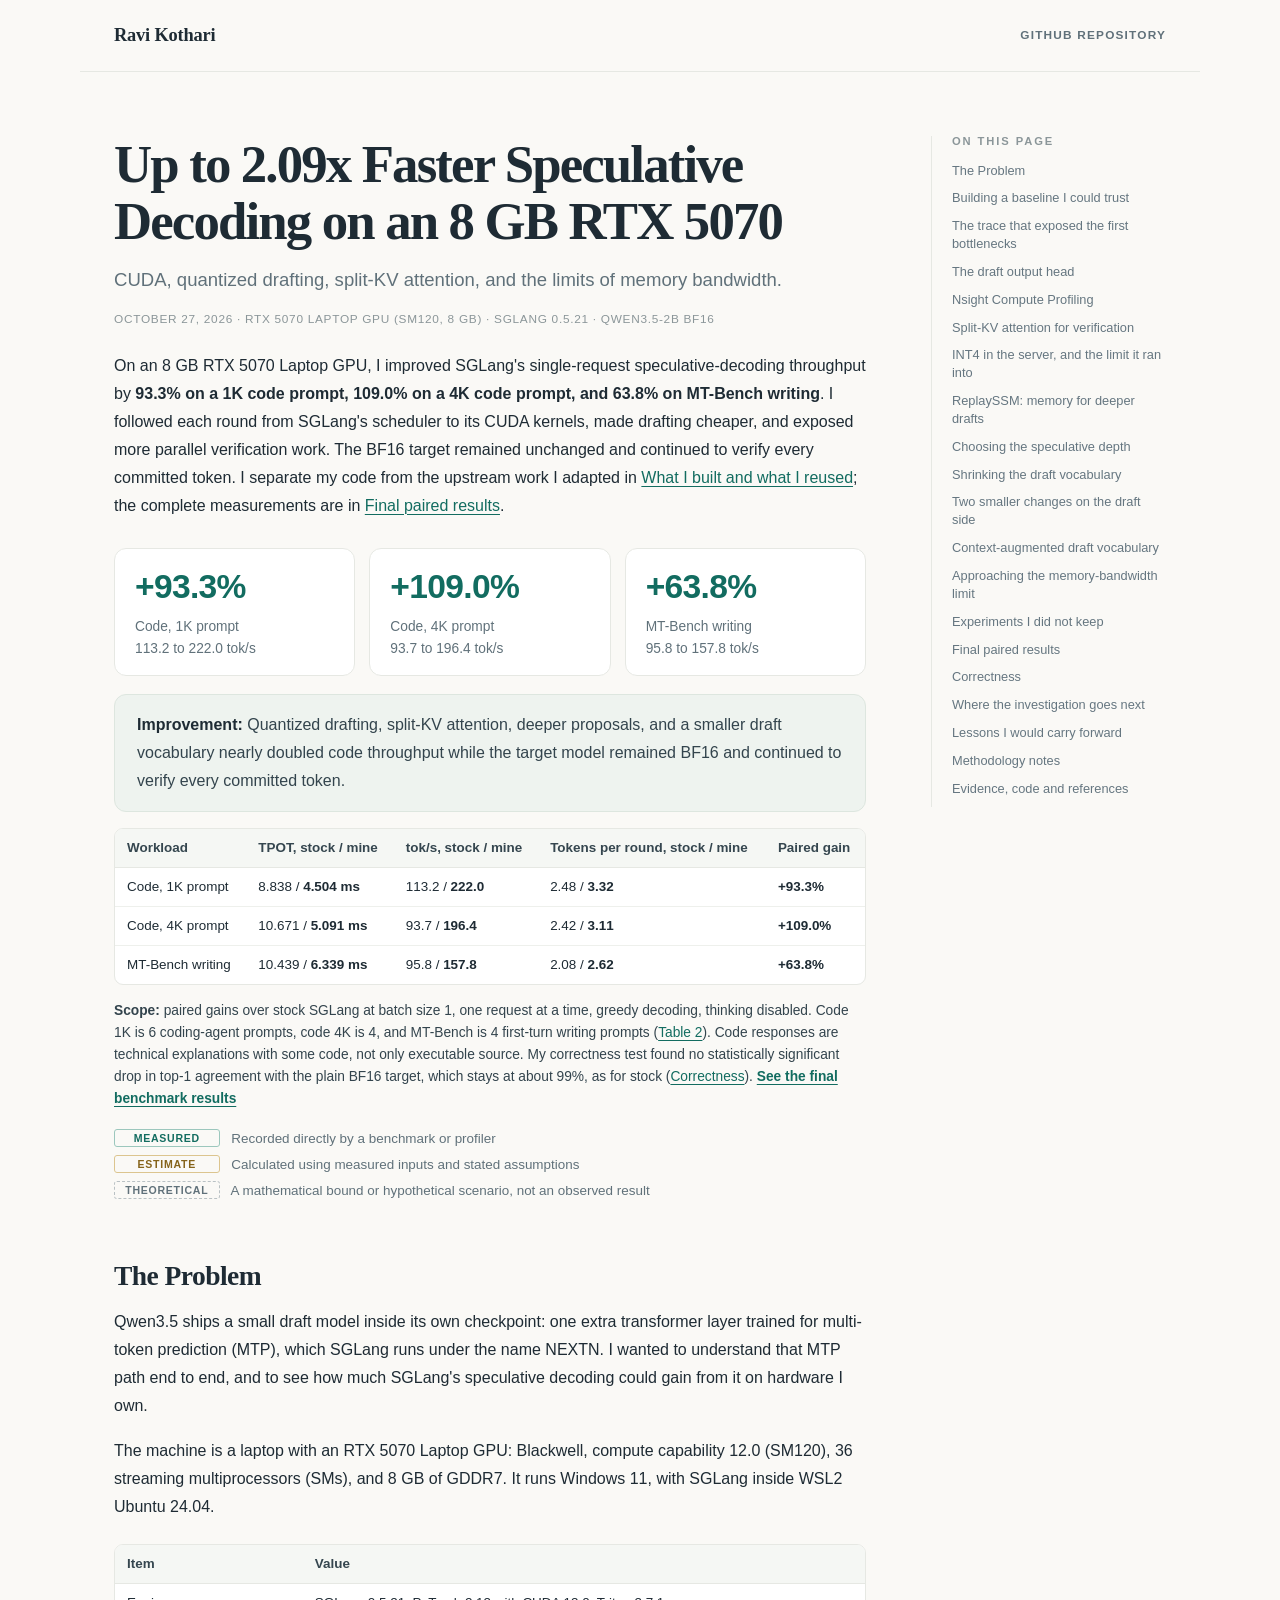
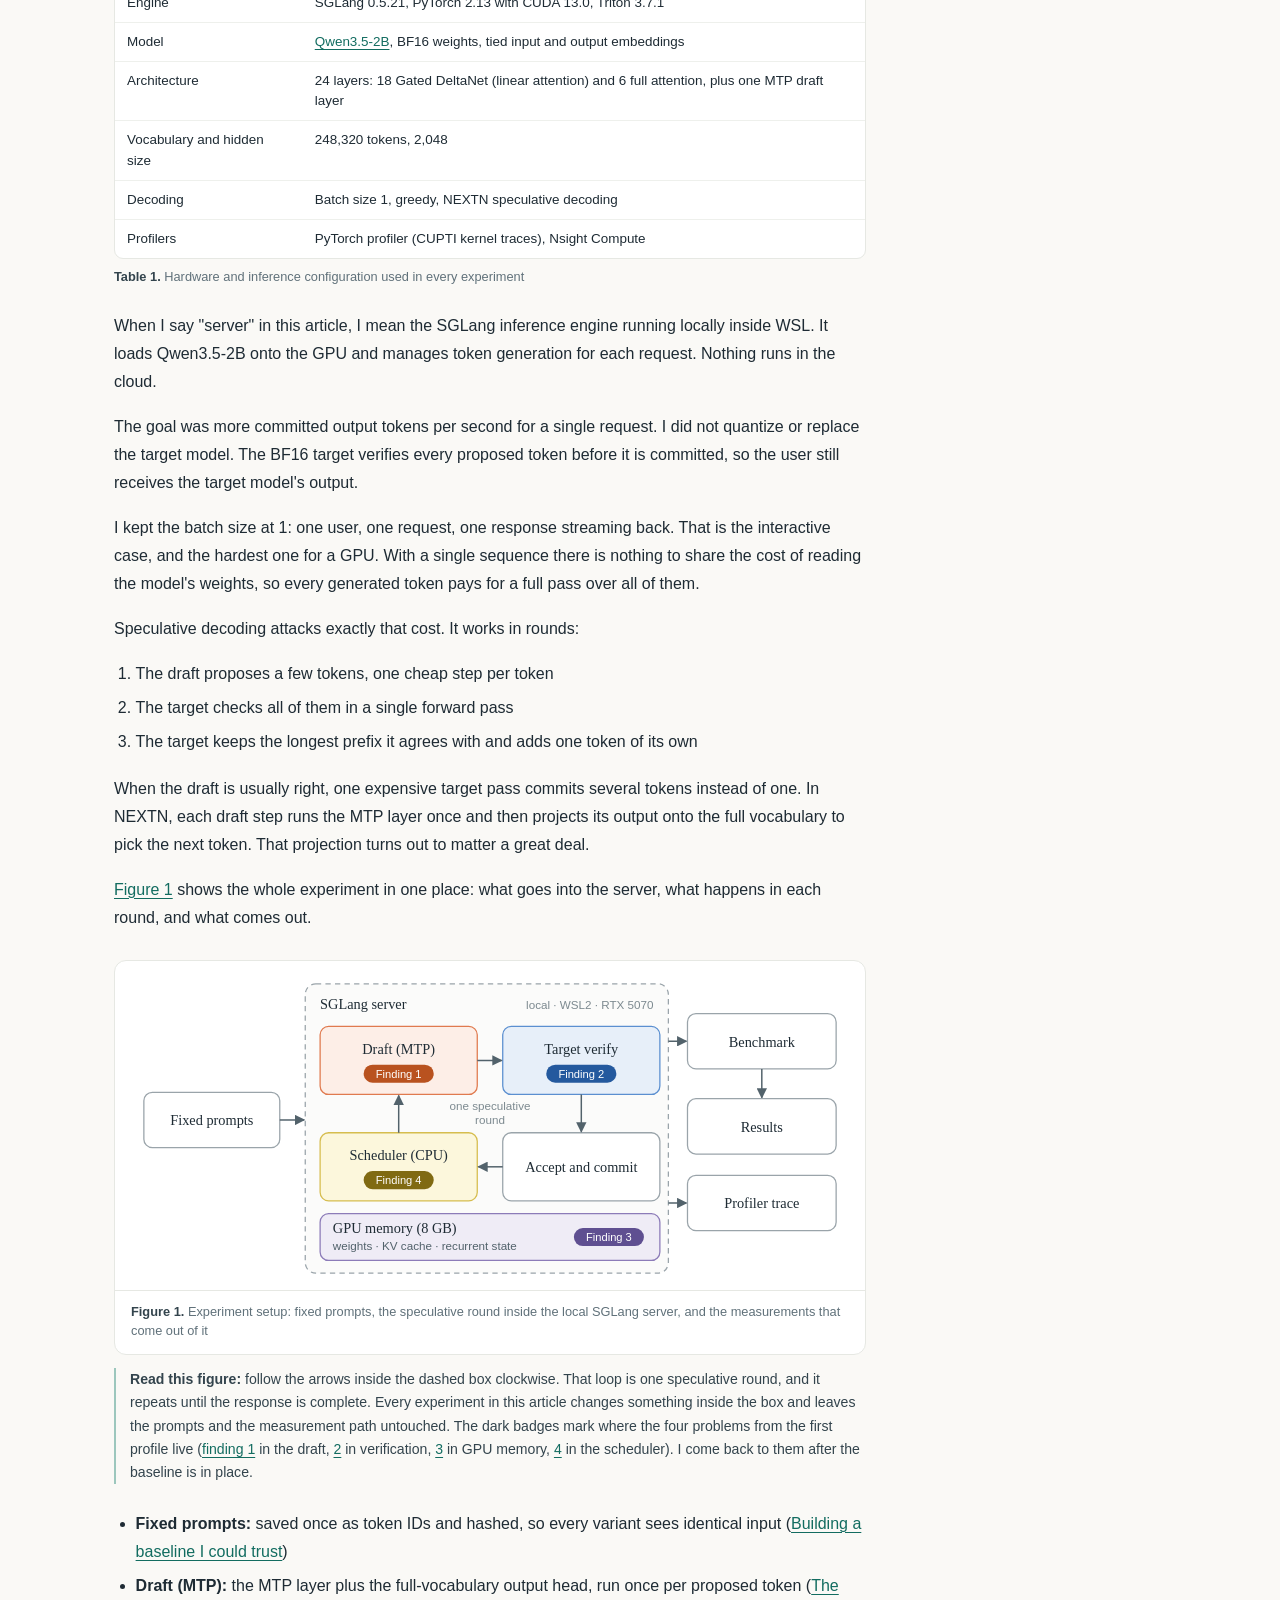
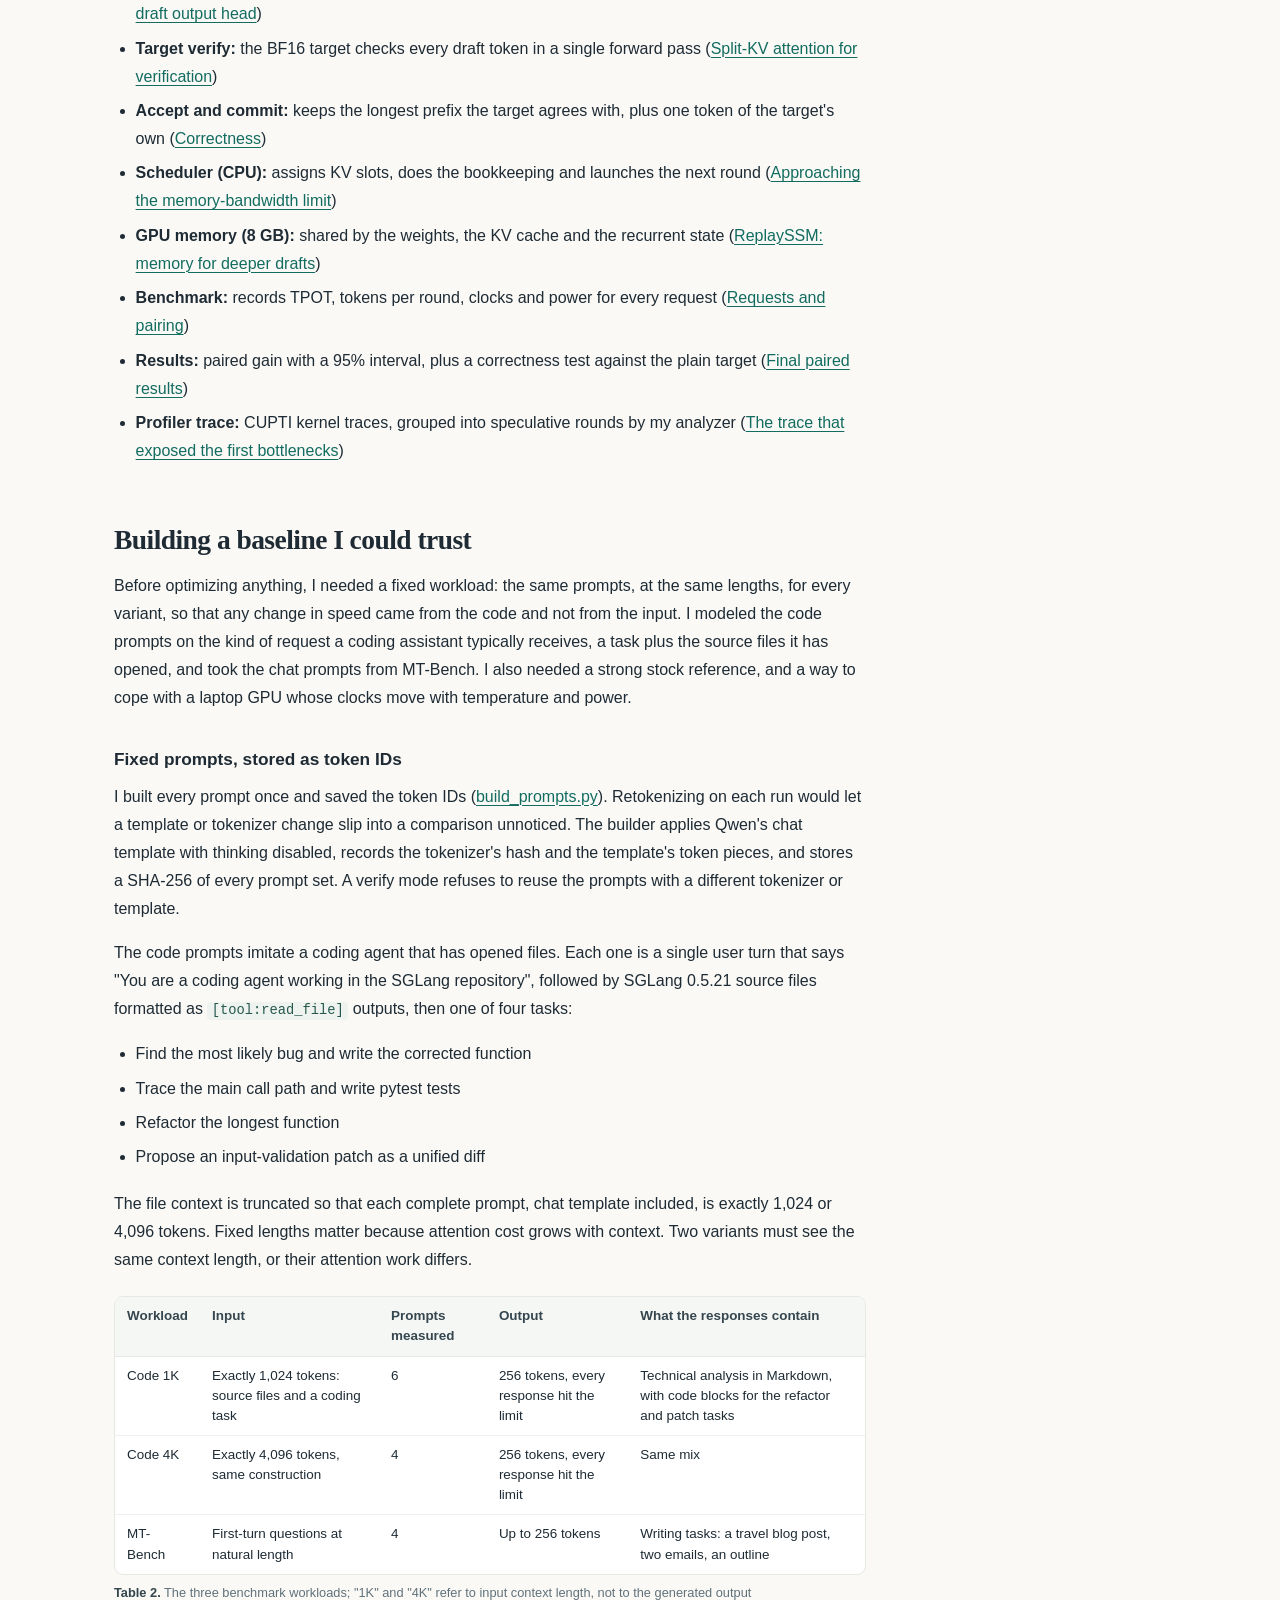
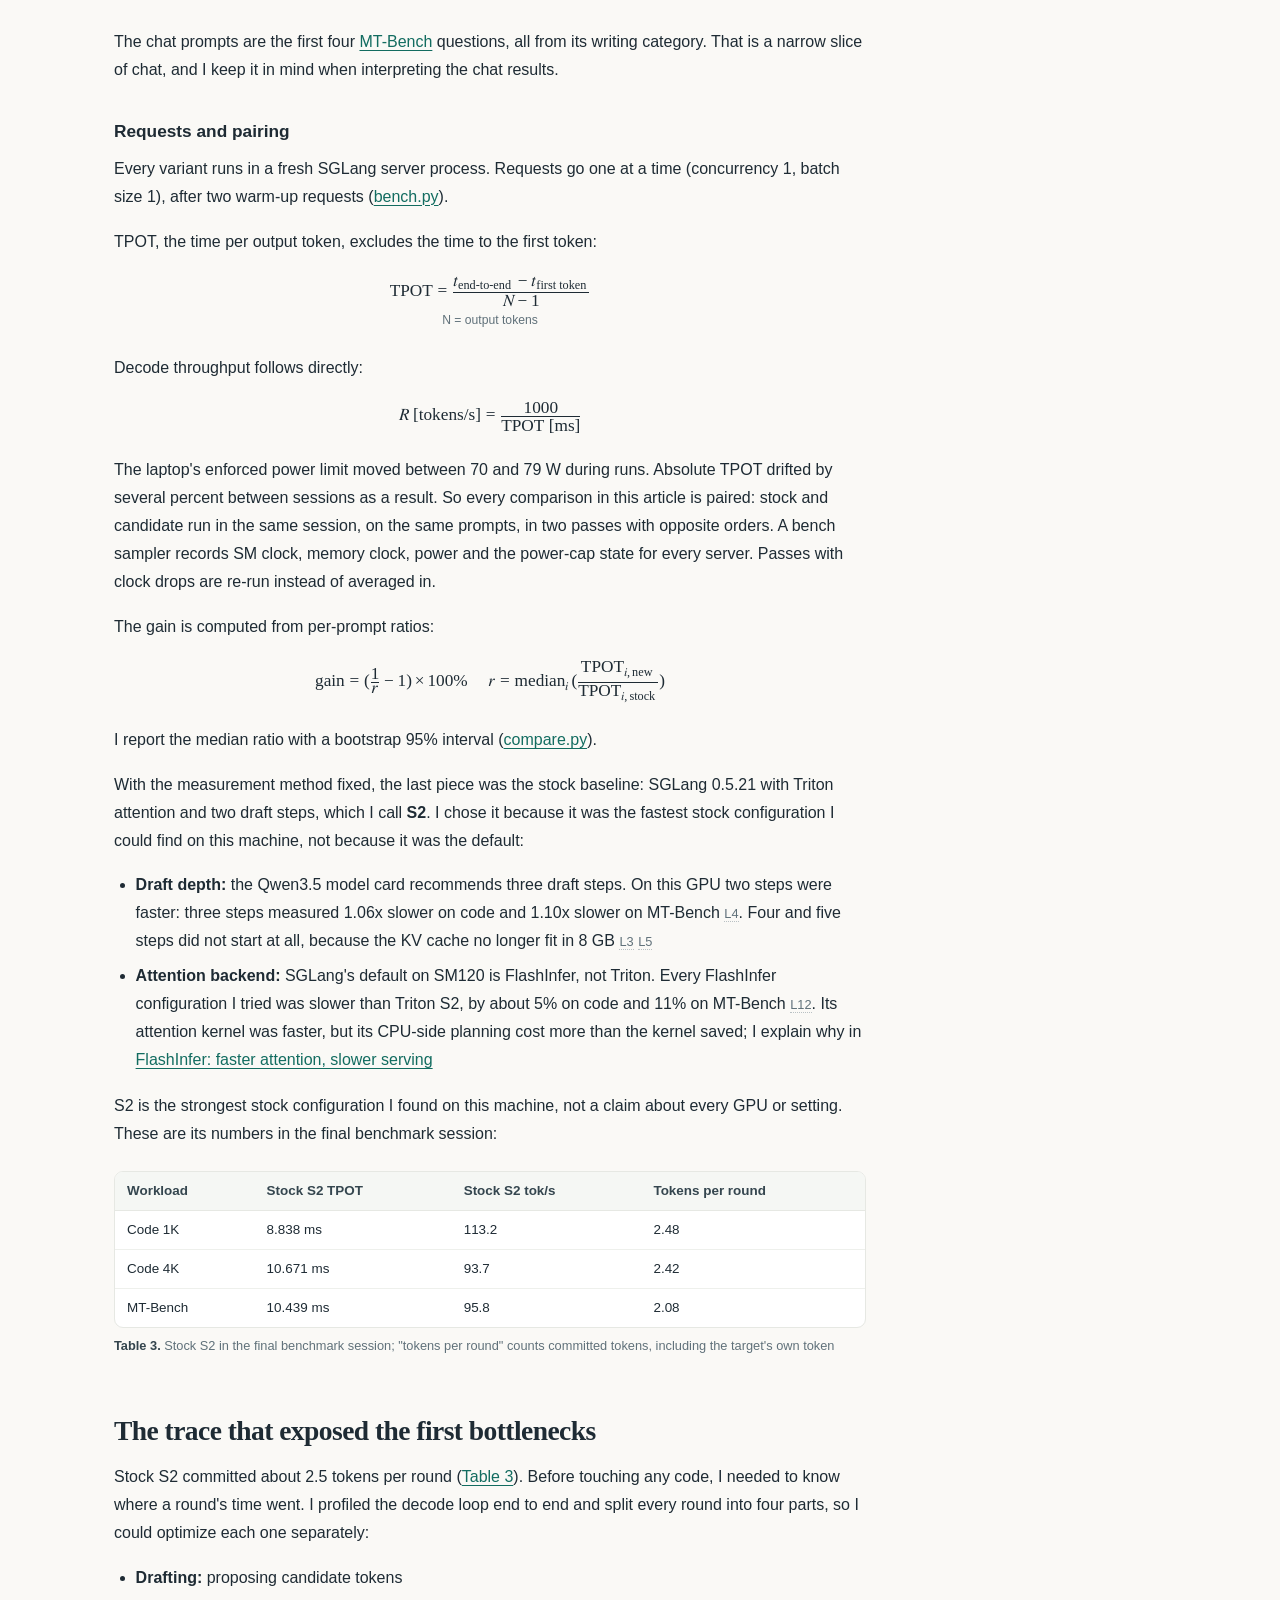
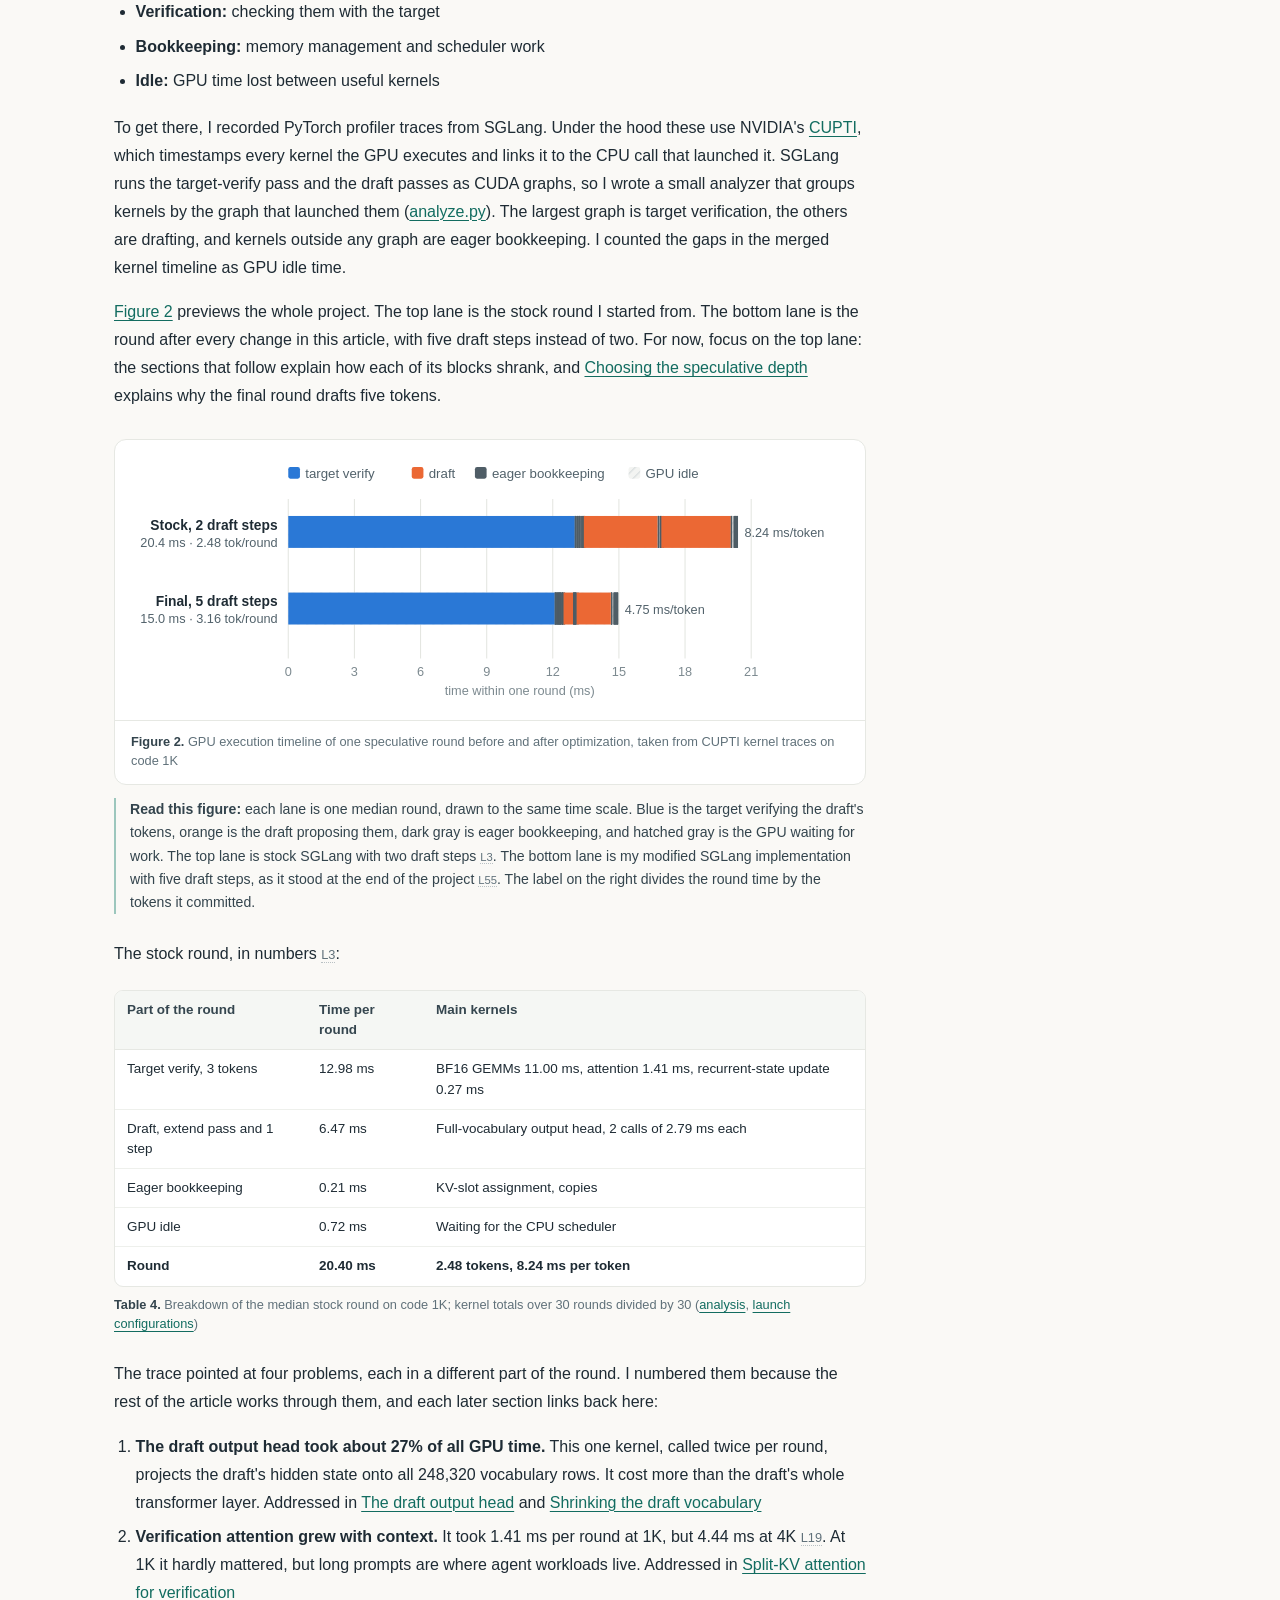
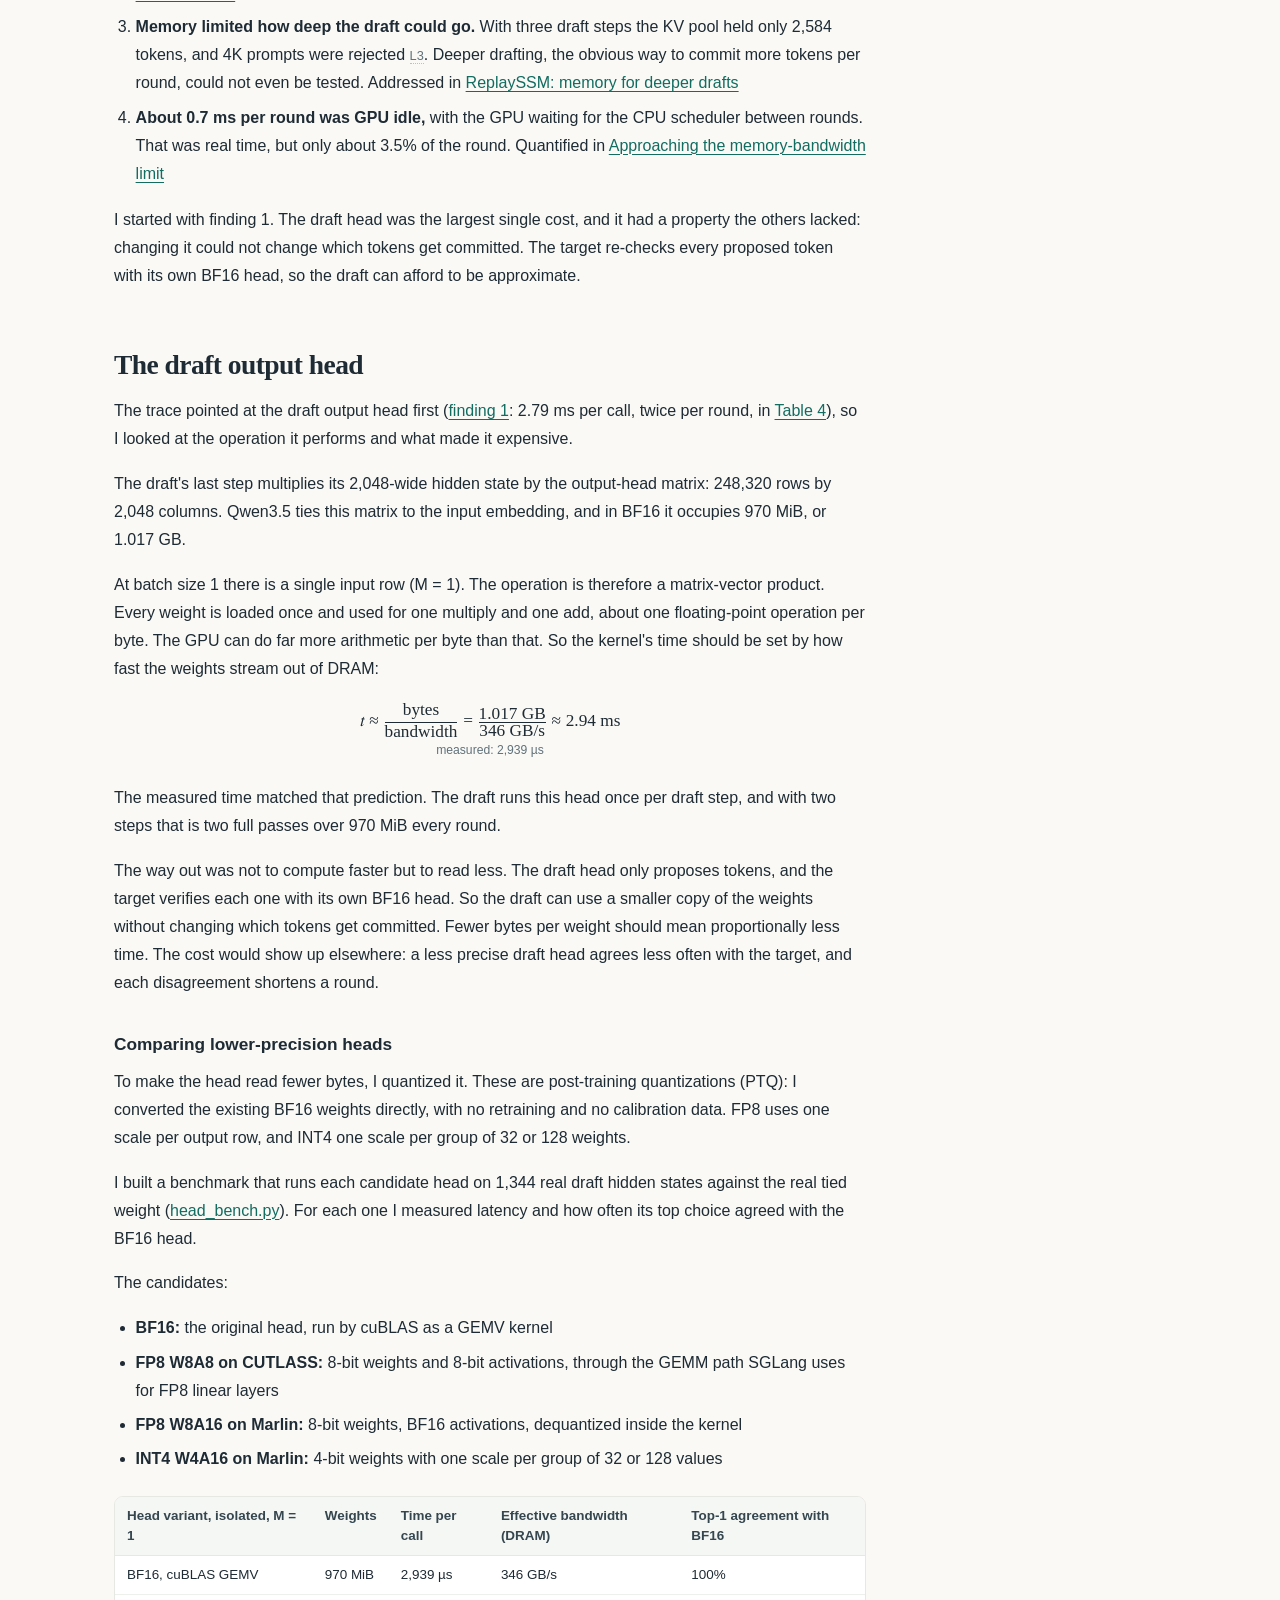
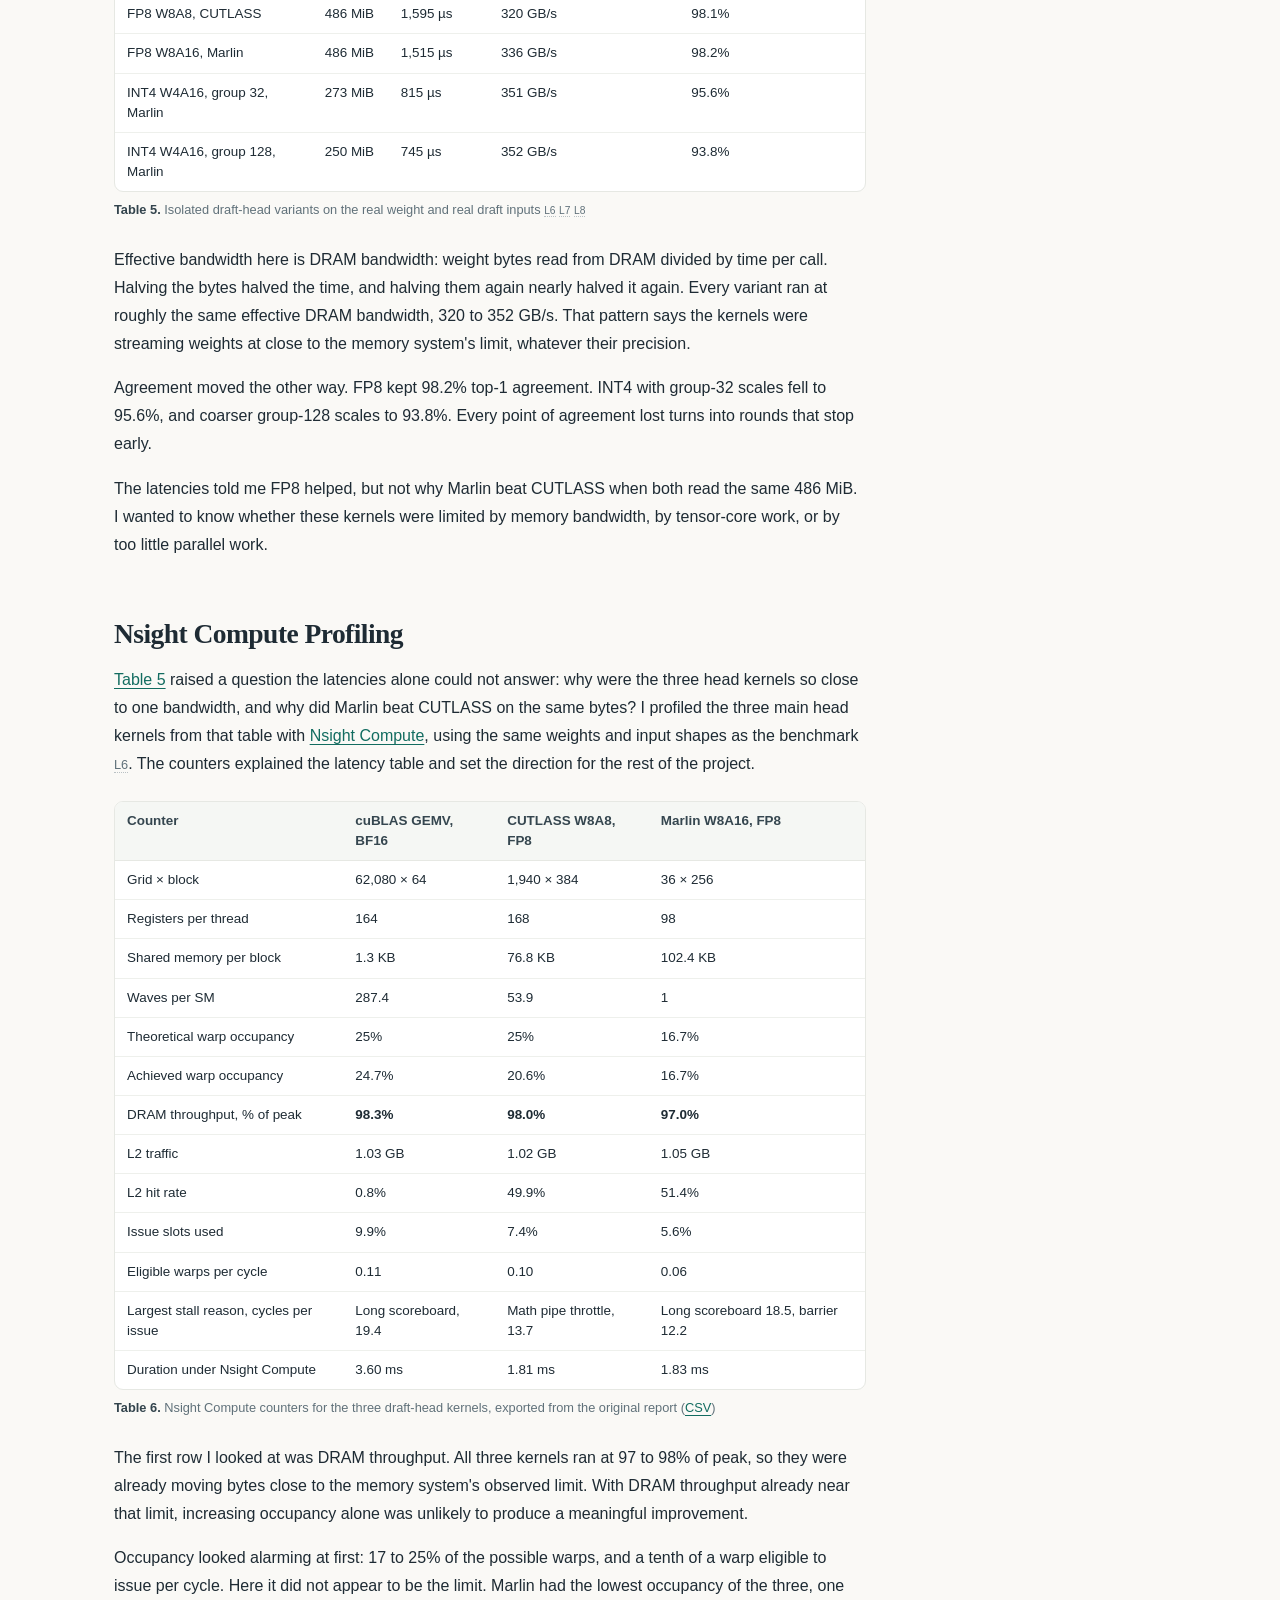
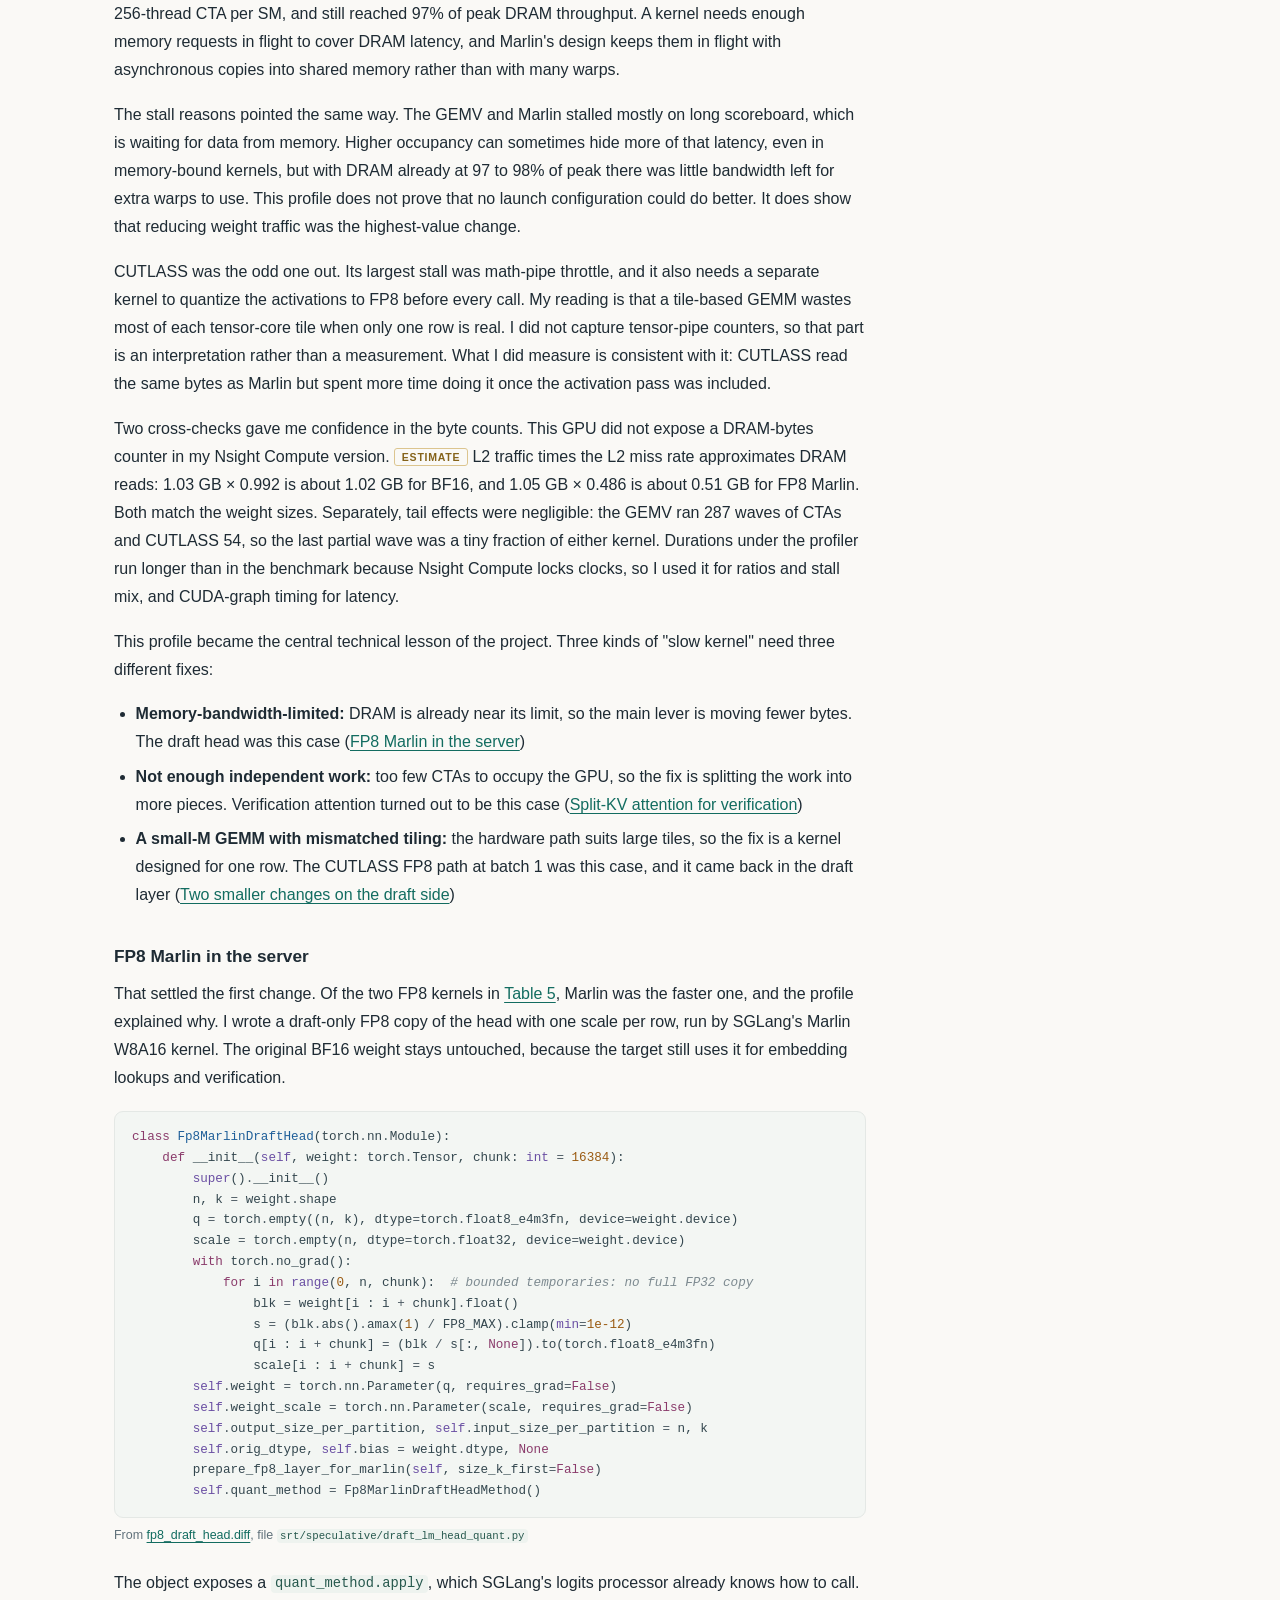
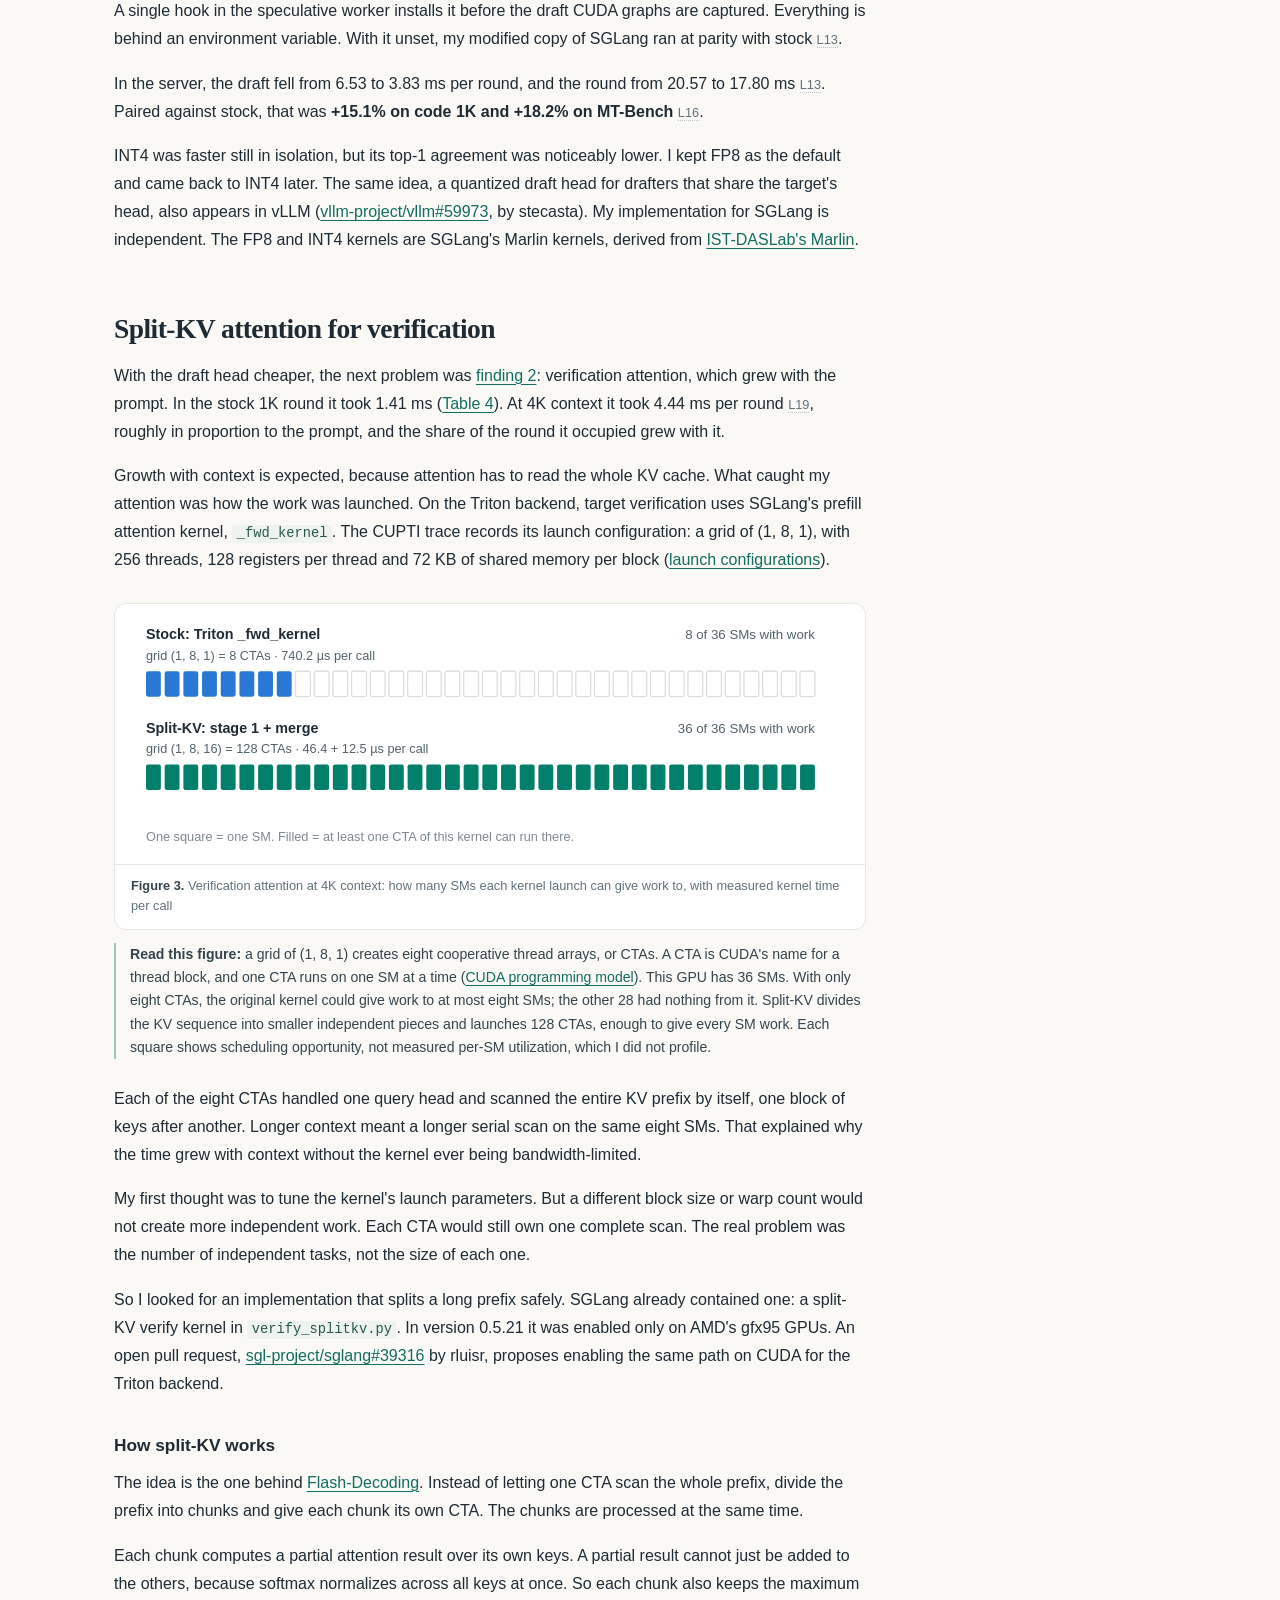
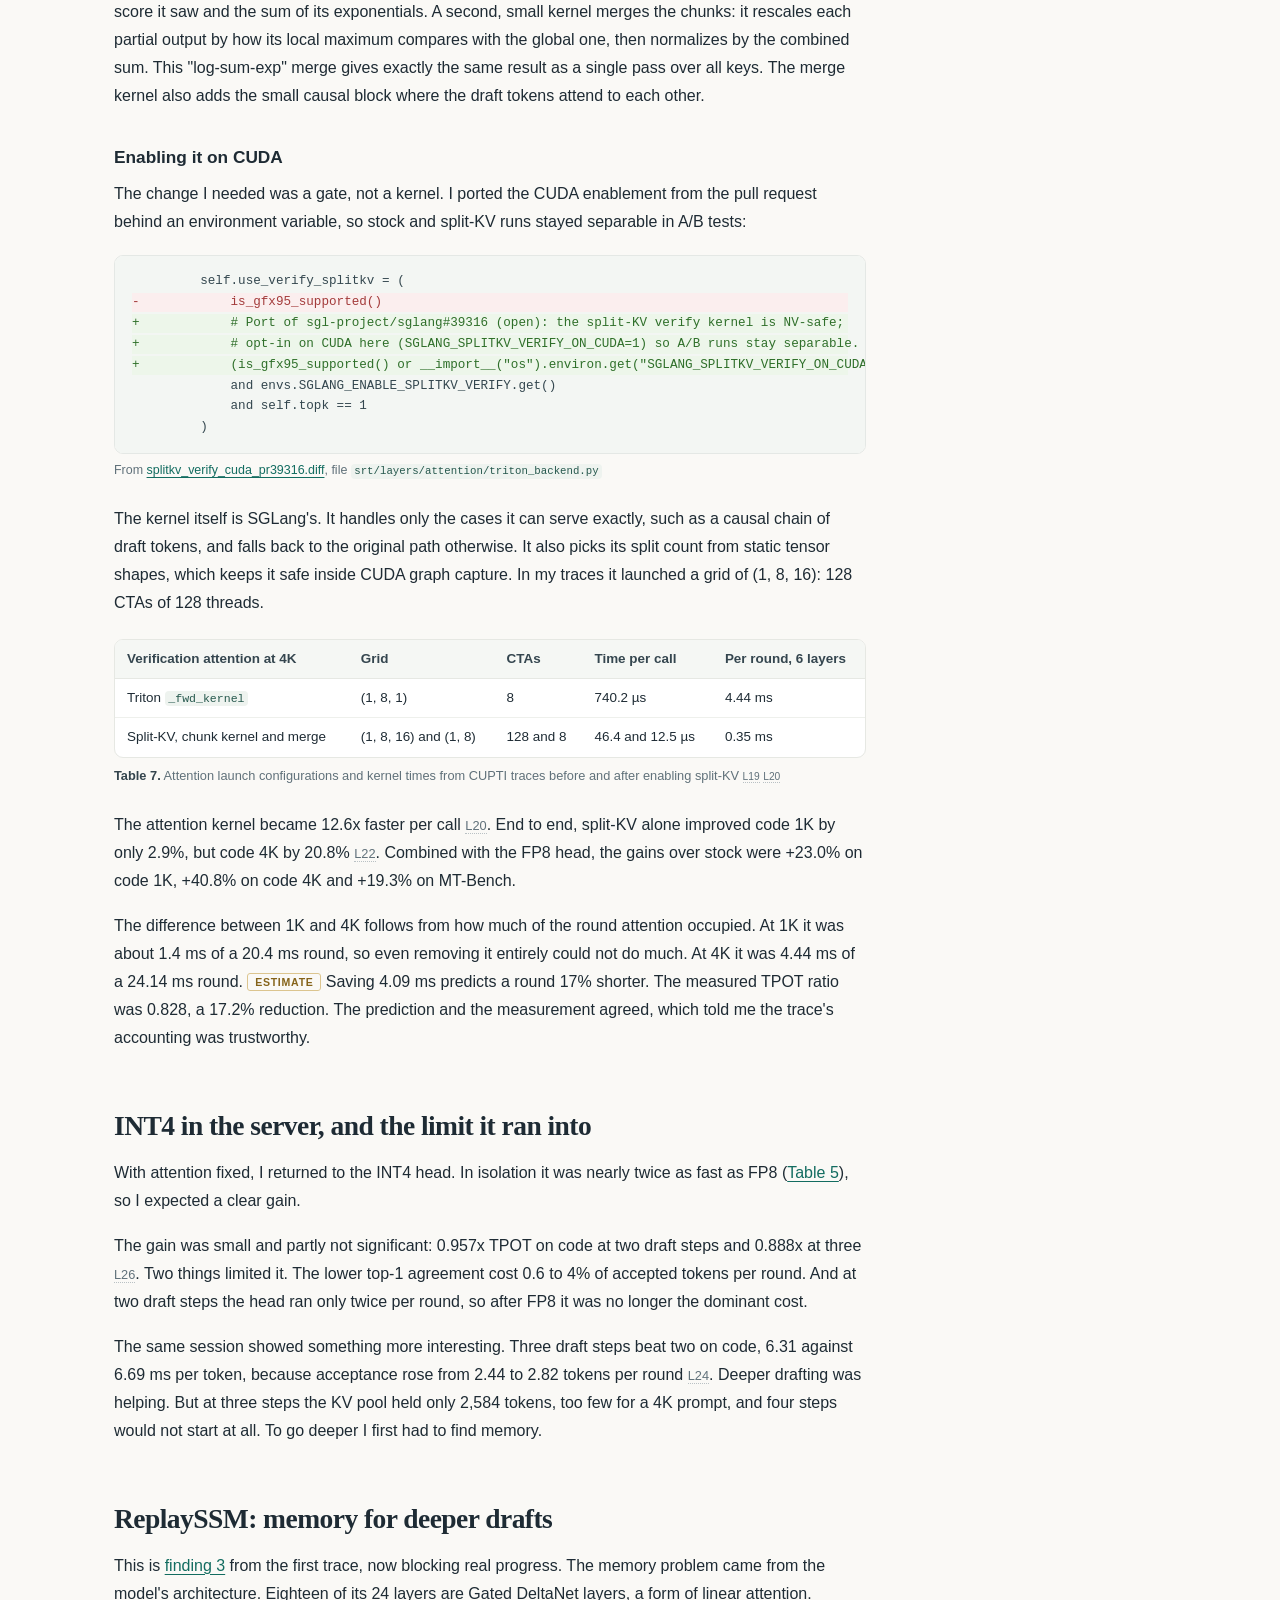
<file: experiments/speculative-decoding/index.html>
<!doctype html>
<html lang="en">
<head>
<meta charset="utf-8">
<meta name="viewport" content="width=device-width, initial-scale=1">
<title>Up to 2.09x Faster Speculative Decoding on an 8 GB RTX 5070</title>
<meta name="description" content="How I made SGLang&#x27;s NEXTN speculative decoding for Qwen3.5-2B up to 2.1x faster on an 8 GB laptop GPU without touching the BF16 target model.">
<meta name="author" content="Ravi Kothari">
<meta name="theme-color" content="#faf9f6">
<link rel="stylesheet" href="style.css">
</head>
<body>
<header class="site"><a class="brand" href="../../index.html">Ravi Kothari</a><a class="repo-link" href="https://github.com/ravi-kot/sglang-speculative-decoding-optimization/tree/main/experiments/speculative-decoding" target="_blank" rel="noopener noreferrer">GitHub repository</a></header>
<main>
<article>
<header class="post">
<h1>Up to 2.09x Faster Speculative Decoding on an 8 GB RTX 5070</h1>
<p class="subtitle">CUDA, quantized drafting, split-KV attention, and the limits of memory bandwidth.</p>
<p class="meta">October 27, 2026 · RTX 5070 Laptop GPU (SM120, 8 GB) · SGLang 0.5.21 · Qwen3.5-2B BF16</p>
</header>
<p>On an 8 GB RTX 5070 Laptop GPU, I improved SGLang's single-request speculative-decoding throughput by <strong>93.3% on a 1K code prompt, 109.0% on a 4K code prompt, and 63.8% on MT-Bench writing</strong>. I followed each round from SGLang's scheduler to its CUDA kernels, made drafting cheaper, and exposed more parallel verification work. The BF16 target remained unchanged and continued to verify every committed token. I separate my code from the upstream work I adapted in <a href="#what-i-built-and-what-i-reused">What I built and what I reused</a>; the complete measurements are in <a href="#final-results">Final paired results</a>.</p>
<div class="stat-grid">
<div class="stat"><p class="stat-num">+93.3%</p><p class="stat-label">Code, 1K prompt<br>113.2 to 222.0 tok/s</p></div>
<div class="stat"><p class="stat-num">+109.0%</p><p class="stat-label">Code, 4K prompt<br>93.7 to 196.4 tok/s</p></div>
<div class="stat"><p class="stat-num">+63.8%</p><p class="stat-label">MT-Bench writing<br>95.8 to 157.8 tok/s</p></div>
</div>
<div class="callout">
<p><strong>Improvement:</strong> Quantized drafting, split-KV attention, deeper proposals, and a smaller draft vocabulary nearly doubled code throughput while the target model remained BF16 and continued to verify every committed token.</p>
</div>
<div class="top-table">
<div class="table-wrap"><table>
<thead>
<tr>
<th>Workload</th>
<th>TPOT, stock / mine</th>
<th>tok/s, stock / mine</th>
<th>Tokens per round, stock / mine</th>
<th>Paired gain</th>
</tr>
</thead>
<tbody>
<tr>
<td>Code, 1K prompt</td>
<td>8.838 / <strong>4.504 ms</strong></td>
<td>113.2 / <strong>222.0</strong></td>
<td>2.48 / <strong>3.32</strong></td>
<td><strong>+93.3%</strong></td>
</tr>
<tr>
<td>Code, 4K prompt</td>
<td>10.671 / <strong>5.091 ms</strong></td>
<td>93.7 / <strong>196.4</strong></td>
<td>2.42 / <strong>3.11</strong></td>
<td><strong>+109.0%</strong></td>
</tr>
<tr>
<td>MT-Bench writing</td>
<td>10.439 / <strong>6.339 ms</strong></td>
<td>95.8 / <strong>157.8</strong></td>
<td>2.08 / <strong>2.62</strong></td>
<td><strong>+63.8%</strong></td>
</tr>
</tbody>
</table></div>
</div>
<p class="result-scope"><strong>Scope:</strong> paired gains over stock SGLang at batch size 1, one request at a time, greedy decoding, thinking disabled. Code 1K is 6 coding-agent prompts, code 4K is 4, and MT-Bench is 4 first-turn writing prompts (<a href="#table-workloads">Table 2</a>). Code responses are technical explanations with some code, not only executable source. My correctness test found no statistically significant drop in top-1 agreement with the plain BF16 target, which stays at about 99%, as for stock (<a href="#correctness">Correctness</a>). <a class="result-link" href="#final-results">See the final benchmark results</a></p>
<div class="evidence-key">
<p><span class="tag meas">Measured</span> Recorded directly by a benchmark or profiler</p>
<p><span class="tag est">Estimate</span> Calculated using measured inputs and stated assumptions</p>
<p><span class="tag theo">Theoretical</span> A mathematical bound or hypothetical scenario, not an observed result</p>
</div>
<nav class="toc toc-inline" aria-label="Contents"><p class="toc-head">Contents</p><ol><li><a href="#the-problem">The Problem</a></li><li><a href="#building-a-baseline-i-could-trust">Building a baseline I could trust</a></li><li><a href="#the-trace-that-exposed-the-first-bottlenecks">The trace that exposed the first bottlenecks</a></li><li><a href="#the-draft-output-head">The draft output head</a></li><li><a href="#nsight-compute-profiling">Nsight Compute Profiling</a></li><li><a href="#split-kv-attention-for-verification">Split-KV attention for verification</a></li><li><a href="#int4-in-the-server-and-the-limit-it-ran-into">INT4 in the server, and the limit it ran into</a></li><li><a href="#replayssm-memory-for-deeper-drafts">ReplaySSM: memory for deeper drafts</a></li><li><a href="#choosing-the-speculative-depth">Choosing the speculative depth</a></li><li><a href="#shrinking-the-draft-vocabulary">Shrinking the draft vocabulary</a></li><li><a href="#two-smaller-changes-on-the-draft-side">Two smaller changes on the draft side</a></li><li><a href="#context-augmented-draft-vocabulary">Context-augmented draft vocabulary</a></li><li><a href="#approaching-the-memory-bandwidth-limit">Approaching the memory-bandwidth limit</a></li><li><a href="#experiments-i-did-not-keep">Experiments I did not keep</a></li><li><a href="#final-results">Final paired results</a></li><li><a href="#correctness">Correctness</a></li><li><a href="#where-the-investigation-goes-next">Where the investigation goes next</a></li><li><a href="#lessons-i-would-carry-forward">Lessons I would carry forward</a></li><li><a href="#methodology-notes">Methodology notes</a></li><li><a href="#evidence-code-and-references">Evidence, code and references</a></li></ol></nav>
<h2 id="the-problem">The Problem</h2>
<p>Qwen3.5 ships a small draft model inside its own checkpoint: one extra transformer layer trained for multi-token prediction (MTP), which SGLang runs under the name NEXTN. I wanted to understand that MTP path end to end, and to see how much SGLang's speculative decoding could gain from it on hardware I own.</p>
<p>The machine is a laptop with an RTX 5070 Laptop GPU: Blackwell, compute capability 12.0 (SM120), 36 streaming multiprocessors (SMs), and 8 GB of GDDR7. It runs Windows 11, with SGLang inside WSL2 Ubuntu 24.04.</p>
<div class="table-wrap"><table>
<thead>
<tr>
<th>Item</th>
<th>Value</th>
</tr>
</thead>
<tbody>
<tr>
<td>Engine</td>
<td>SGLang 0.5.21, PyTorch 2.13 with CUDA 13.0, Triton 3.7.1</td>
</tr>
<tr>
<td>Model</td>
<td><a href="https://huggingface.co/Qwen/Qwen3.5-2B" target="_blank" rel="noopener noreferrer">Qwen3.5-2B</a>, BF16 weights, tied input and output embeddings</td>
</tr>
<tr>
<td>Architecture</td>
<td>24 layers: 18 Gated DeltaNet (linear attention) and 6 full attention, plus one MTP draft layer</td>
</tr>
<tr>
<td>Vocabulary and hidden size</td>
<td>248,320 tokens, 2,048</td>
</tr>
<tr>
<td>Decoding</td>
<td>Batch size 1, greedy, NEXTN speculative decoding</td>
</tr>
<tr>
<td>Profilers</td>
<td>PyTorch profiler (CUPTI kernel traces), Nsight Compute</td>
</tr>
</tbody>
</table></div>
<p class="caption" id="table-setup"><span class="cap-num">Table 1.</span> Hardware and inference configuration used in every experiment</p>
<p>When I say &quot;server&quot; in this article, I mean the SGLang inference engine running locally inside WSL. It loads Qwen3.5-2B onto the GPU and manages token generation for each request. Nothing runs in the cloud.</p>
<p>The goal was more committed output tokens per second for a single request. I did not quantize or replace the target model. The BF16 target verifies every proposed token before it is committed, so the user still receives the target model's output.</p>
<p>I kept the batch size at 1: one user, one request, one response streaming back. That is the interactive case, and the hardest one for a GPU. With a single sequence there is nothing to share the cost of reading the model's weights, so every generated token pays for a full pass over all of them.</p>
<p>Speculative decoding attacks exactly that cost. It works in rounds:</p>
<ol>
<li>The draft proposes a few tokens, one cheap step per token</li>
<li>The target checks all of them in a single forward pass</li>
<li>The target keeps the longest prefix it agrees with and adds one token of its own</li>
</ol>
<p>When the draft is usually right, one expensive target pass commits several tokens instead of one. In NEXTN, each draft step runs the MTP layer once and then projects its output onto the full vocabulary to pick the next token. That projection turns out to matter a great deal.</p>
<p><a href="#figure-setup">Figure 1</a> shows the whole experiment in one place: what goes into the server, what happens in each round, and what comes out.</p>
<figure>
<div class="fig-body"><img src="assets/fig-setup.svg" alt="Experiment setup. Fixed prompts enter the SGLang server, which runs locally in WSL2 on the RTX 5070. Inside it, each round loops through draft, target verify, accept and commit, and the CPU scheduler, above a strip for the 8 GB of GPU memory holding weights, KV cache and recurrent state. The server feeds a benchmark, which feeds the results, and a profiler trace. Badges mark finding 1 on the draft, finding 2 on verification, finding 3 on GPU memory and finding 4 on the scheduler."></div>
<figcaption id="figure-setup"><span class="cap-num">Figure 1.</span> Experiment setup: fixed prompts, the speculative round inside the local SGLang server, and the measurements that come out of it</figcaption>
</figure>
<p class="read-guide"><strong>Read this figure:</strong> follow the arrows inside the dashed box clockwise. That loop is one speculative round, and it repeats until the response is complete. Every experiment in this article changes something inside the box and leaves the prompts and the measurement path untouched. The dark badges mark where the four problems from the first profile live (<a href="#finding-1">finding 1</a> in the draft, <a href="#finding-2">2</a> in verification, <a href="#finding-3">3</a> in GPU memory, <a href="#finding-4">4</a> in the scheduler). I come back to them after the baseline is in place.</p>
<ul>
<li><strong>Fixed prompts:</strong> saved once as token IDs and hashed, so every variant sees identical input (<a href="#building-a-baseline-i-could-trust">Building a baseline I could trust</a>)</li>
<li><strong>Draft (MTP):</strong> the MTP layer plus the full-vocabulary output head, run once per proposed token (<a href="#the-draft-output-head">The draft output head</a>)</li>
<li><strong>Target verify:</strong> the BF16 target checks every draft token in a single forward pass (<a href="#split-kv-attention-for-verification">Split-KV attention for verification</a>)</li>
<li><strong>Accept and commit:</strong> keeps the longest prefix the target agrees with, plus one token of the target's own (<a href="#correctness">Correctness</a>)</li>
<li><strong>Scheduler (CPU):</strong> assigns KV slots, does the bookkeeping and launches the next round (<a href="#approaching-the-memory-bandwidth-limit">Approaching the memory-bandwidth limit</a>)</li>
<li><strong>GPU memory (8 GB):</strong> shared by the weights, the KV cache and the recurrent state (<a href="#replayssm-memory-for-deeper-drafts">ReplaySSM: memory for deeper drafts</a>)</li>
<li><strong>Benchmark:</strong> records TPOT, tokens per round, clocks and power for every request (<a href="#requests-and-pairing">Requests and pairing</a>)</li>
<li><strong>Results:</strong> paired gain with a 95% interval, plus a correctness test against the plain target (<a href="#final-results">Final paired results</a>)</li>
<li><strong>Profiler trace:</strong> CUPTI kernel traces, grouped into speculative rounds by my analyzer (<a href="#the-trace-that-exposed-the-first-bottlenecks">The trace that exposed the first bottlenecks</a>)</li>
</ul>
<h2 id="building-a-baseline-i-could-trust">Building a baseline I could trust</h2>
<p>Before optimizing anything, I needed a fixed workload: the same prompts, at the same lengths, for every variant, so that any change in speed came from the code and not from the input. I modeled the code prompts on the kind of request a coding assistant typically receives, a task plus the source files it has opened, and took the chat prompts from MT-Bench. I also needed a strong stock reference, and a way to cope with a laptop GPU whose clocks move with temperature and power.</p>
<h3 id="fixed-prompts-stored-as-token-ids">Fixed prompts, stored as token IDs</h3>
<p>I built every prompt once and saved the token IDs (<a href="code/data/build_prompts.py">build_prompts.py</a>). Retokenizing on each run would let a template or tokenizer change slip into a comparison unnoticed. The builder applies Qwen's chat template with thinking disabled, records the tokenizer's hash and the template's token pieces, and stores a SHA-256 of every prompt set. A verify mode refuses to reuse the prompts with a different tokenizer or template.</p>
<p>The code prompts imitate a coding agent that has opened files. Each one is a single user turn that says &quot;You are a coding agent working in the SGLang repository&quot;, followed by SGLang 0.5.21 source files formatted as <code>[tool:read_file]</code> outputs, then one of four tasks:</p>
<ul>
<li>Find the most likely bug and write the corrected function</li>
<li>Trace the main call path and write pytest tests</li>
<li>Refactor the longest function</li>
<li>Propose an input-validation patch as a unified diff</li>
</ul>
<p>The file context is truncated so that each complete prompt, chat template included, is exactly 1,024 or 4,096 tokens. Fixed lengths matter because attention cost grows with context. Two variants must see the same context length, or their attention work differs.</p>
<div class="table-wrap"><table>
<thead>
<tr>
<th>Workload</th>
<th>Input</th>
<th>Prompts measured</th>
<th>Output</th>
<th>What the responses contain</th>
</tr>
</thead>
<tbody>
<tr>
<td>Code 1K</td>
<td>Exactly 1,024 tokens: source files and a coding task</td>
<td>6</td>
<td>256 tokens, every response hit the limit</td>
<td>Technical analysis in Markdown, with code blocks for the refactor and patch tasks</td>
</tr>
<tr>
<td>Code 4K</td>
<td>Exactly 4,096 tokens, same construction</td>
<td>4</td>
<td>256 tokens, every response hit the limit</td>
<td>Same mix</td>
</tr>
<tr>
<td>MT-Bench</td>
<td>First-turn questions at natural length</td>
<td>4</td>
<td>Up to 256 tokens</td>
<td>Writing tasks: a travel blog post, two emails, an outline</td>
</tr>
</tbody>
</table></div>
<p class="caption" id="table-workloads"><span class="cap-num">Table 2.</span> The three benchmark workloads; &quot;1K&quot; and &quot;4K&quot; refer to input context length, not to the generated output</p>
<p>The chat prompts are the first four <a href="https://github.com/lm-sys/FastChat/tree/main/fastchat/llm_judge" target="_blank" rel="noopener noreferrer">MT-Bench</a> questions, all from its writing category. That is a narrow slice of chat, and I keep it in mind when interpreting the chat results.</p>
<h3 id="requests-and-pairing">Requests and pairing</h3>
<p>Every variant runs in a fresh SGLang server process. Requests go one at a time (concurrency 1, batch size 1), after two warm-up requests (<a href="code/scripts/bench.py">bench.py</a>).</p>
<p>TPOT, the time per output token, excludes the time to the first token:</p>
<div class="eq"><math display="block"><mrow><mtext>TPOT</mtext><mo>=</mo><mfrac><mrow><msub><mi>t</mi><mtext>end-to-end</mtext></msub><mo>−</mo><msub><mi>t</mi><mtext>first token</mtext></msub></mrow><mrow><mi>N</mi><mo>−</mo><mn>1</mn></mrow></mfrac></mrow></math><span class="eq-label">N = output tokens</span></div>
<p>Decode throughput follows directly:</p>
<div class="eq"><math display="block"><mrow><mi>R</mi><mspace width="0.25em"/><mtext>[tokens/s]</mtext><mo>=</mo><mfrac><mn>1000</mn><mrow><mtext>TPOT</mtext><mspace width="0.25em"/><mtext>[ms]</mtext></mrow></mfrac></mrow></math></div>
<p>The laptop's enforced power limit moved between 70 and 79 W during runs. Absolute TPOT drifted by several percent between sessions as a result. So every comparison in this article is paired: stock and candidate run in the same session, on the same prompts, in two passes with opposite orders. A bench sampler records SM clock, memory clock, power and the power-cap state for every server. Passes with clock drops are re-run instead of averaged in.</p>
<p>The gain is computed from per-prompt ratios:</p>
<div class="eq"><math display="block"><mrow><mtext>gain</mtext><mo>=</mo><mrow><mo>(</mo><mfrac><mn>1</mn><mi>r</mi></mfrac><mo>−</mo><mn>1</mn><mo>)</mo></mrow><mo>×</mo><mn>100%</mn><mspace width="1.2em"/><mi>r</mi><mo>=</mo><msub><mtext>median</mtext><mi>i</mi></msub><mrow><mo>(</mo><mfrac><msub><mtext>TPOT</mtext><mrow><mi>i</mi><mo>,</mo><mtext>new</mtext></mrow></msub><msub><mtext>TPOT</mtext><mrow><mi>i</mi><mo>,</mo><mtext>stock</mtext></mrow></msub></mfrac><mo>)</mo></mrow></mrow></math></div>
<p>I report the median ratio with a bootstrap 95% interval (<a href="code/scripts/compare.py">compare.py</a>).</p>
<p>With the measurement method fixed, the last piece was the stock baseline: SGLang 0.5.21 with Triton attention and two draft steps, which I call <strong>S2</strong>. I chose it because it was the fastest stock configuration I could find on this machine, not because it was the default:</p>
<ul>
<li><strong>Draft depth:</strong> the Qwen3.5 model card recommends three draft steps. On this GPU two steps were faster: three steps measured 1.06x slower on code and 1.10x slower on MT-Bench <a class="cite" href="data/ledger.html#L4" title="Ledger entry 4: strongest stock NEXTN steps (1-5), topk 1, draft tokens = steps+1 (order rev, unprofiled)">L4</a>. Four and five steps did not start at all, because the KV cache no longer fit in 8 GB <a class="cite" href="data/ledger.html#L3" title="Ledger entry 3: strongest stock NEXTN steps (1-5), topk 1, draft tokens = steps+1 (order fwd, profiled)">L3</a> <a class="cite" href="data/ledger.html#L5" title="Ledger entry 5: S5 fit probe on 8 GB">L5</a></li>
<li><strong>Attention backend:</strong> SGLang's default on SM120 is FlashInfer, not Triton. Every FlashInfer configuration I tried was slower than Triton S2, by about 5% on code and 11% on MT-Bench <a class="cite" href="data/ledger.html#L12" title="Ledger entry 12: stock-default (FlashInfer) baseline re-establishment, pass 2">L12</a>. Its attention kernel was faster, but its CPU-side planning cost more than the kernel saved; I explain why in <a href="#flashinfer-faster-attention-slower-serving">FlashInfer: faster attention, slower serving</a></li>
</ul>
<p>S2 is the strongest stock configuration I found on this machine, not a claim about every GPU or setting. These are its numbers in the final benchmark session:</p>
<div class="table-wrap"><table>
<thead>
<tr>
<th>Workload</th>
<th>Stock S2 TPOT</th>
<th>Stock S2 tok/s</th>
<th>Tokens per round</th>
</tr>
</thead>
<tbody>
<tr>
<td>Code 1K</td>
<td>8.838 ms</td>
<td>113.2</td>
<td>2.48</td>
</tr>
<tr>
<td>Code 4K</td>
<td>10.671 ms</td>
<td>93.7</td>
<td>2.42</td>
</tr>
<tr>
<td>MT-Bench</td>
<td>10.439 ms</td>
<td>95.8</td>
<td>2.08</td>
</tr>
</tbody>
</table></div>
<p class="caption" id="table-stock"><span class="cap-num">Table 3.</span> Stock S2 in the final benchmark session; &quot;tokens per round&quot; counts committed tokens, including the target's own token</p>
<h2 id="the-trace-that-exposed-the-first-bottlenecks">The trace that exposed the first bottlenecks</h2>
<p>Stock S2 committed about 2.5 tokens per round (<a href="#table-stock">Table 3</a>). Before touching any code, I needed to know where a round's time went. I profiled the decode loop end to end and split every round into four parts, so I could optimize each one separately:</p>
<ul>
<li><strong>Drafting:</strong> proposing candidate tokens</li>
<li><strong>Verification:</strong> checking them with the target</li>
<li><strong>Bookkeeping:</strong> memory management and scheduler work</li>
<li><strong>Idle:</strong> GPU time lost between useful kernels</li>
</ul>
<p>To get there, I recorded PyTorch profiler traces from SGLang. Under the hood these use NVIDIA's <a href="https://docs.nvidia.com/cupti/" target="_blank" rel="noopener noreferrer">CUPTI</a>, which timestamps every kernel the GPU executes and links it to the CPU call that launched it. SGLang runs the target-verify pass and the draft passes as CUDA graphs, so I wrote a small analyzer that groups kernels by the graph that launched them (<a href="code/profiling/analyze.py">analyze.py</a>). The largest graph is target verification, the others are drafting, and kernels outside any graph are eager bookkeeping. I counted the gaps in the merged kernel timeline as GPU idle time.</p>
<p><a href="#figure-timeline">Figure 2</a> previews the whole project. The top lane is the stock round I started from. The bottom lane is the round after every change in this article, with five draft steps instead of two. For now, focus on the top lane: the sections that follow explain how each of its blocks shrank, and <a href="#choosing-the-speculative-depth">Choosing the speculative depth</a> explains why the final round drafts five tokens.</p>
<figure>
<div class="fig-body"><img src="assets/fig-round-timeline.svg" alt="Timeline of one speculative round on code 1K. Stock SGLang: 20.4 ms, a long target-verify block followed by a long draft block. My implementation: 15.0 ms, a shorter verify block and a much shorter draft block."></div>
<figcaption id="figure-timeline"><span class="cap-num">Figure 2.</span> GPU execution timeline of one speculative round before and after optimization, taken from CUPTI kernel traces on code 1K</figcaption>
</figure>
<p class="read-guide"><strong>Read this figure:</strong> each lane is one median round, drawn to the same time scale. Blue is the target verifying the draft's tokens, orange is the draft proposing them, dark gray is eager bookkeeping, and hatched gray is the GPU waiting for work. The top lane is stock SGLang with two draft steps <a class="cite" href="data/ledger.html#L3" title="Ledger entry 3: strongest stock NEXTN steps (1-5), topk 1, draft tokens = steps+1 (order fwd, profiled)">L3</a>. The bottom lane is my modified SGLang implementation with five draft steps, as it stood at the end of the project <a class="cite" href="data/ledger.html#L55" title="Ledger entry 55: final: round timing of verified top config (profile only)">L55</a>. The label on the right divides the round time by the tokens it committed.</p>
<p>The stock round, in numbers <a class="cite" href="data/ledger.html#L3" title="Ledger entry 3: strongest stock NEXTN steps (1-5), topk 1, draft tokens = steps+1 (order fwd, profiled)">L3</a>:</p>
<div class="table-wrap"><table>
<thead>
<tr>
<th>Part of the round</th>
<th>Time per round</th>
<th>Main kernels</th>
</tr>
</thead>
<tbody>
<tr>
<td>Target verify, 3 tokens</td>
<td>12.98 ms</td>
<td>BF16 GEMMs 11.00 ms, attention 1.41 ms, recurrent-state update 0.27 ms</td>
</tr>
<tr>
<td>Draft, extend pass and 1 step</td>
<td>6.47 ms</td>
<td>Full-vocabulary output head, 2 calls of 2.79 ms each</td>
</tr>
<tr>
<td>Eager bookkeeping</td>
<td>0.21 ms</td>
<td>KV-slot assignment, copies</td>
</tr>
<tr>
<td>GPU idle</td>
<td>0.72 ms</td>
<td>Waiting for the CPU scheduler</td>
</tr>
<tr>
<td><strong>Round</strong></td>
<td><strong>20.40 ms</strong></td>
<td><strong>2.48 tokens, 8.24 ms per token</strong></td>
</tr>
</tbody>
</table></div>
<p class="caption" id="table-stockround"><span class="cap-num">Table 4.</span> Breakdown of the median stock round on code 1K; kernel totals over 30 rounds divided by 30 (<a href="data/profiler/analysis_20261024-204832-local_S2.txt">analysis</a>, <a href="data/profiler/launch_configs.txt">launch configurations</a>)</p>
<p>The trace pointed at four problems, each in a different part of the round. I numbered them because the rest of the article works through them, and each later section links back here:</p>
<ol>
<li><span id="finding-1"></span><strong>The draft output head took about 27% of all GPU time.</strong> This one kernel, called twice per round, projects the draft's hidden state onto all 248,320 vocabulary rows. It cost more than the draft's whole transformer layer. Addressed in <a href="#the-draft-output-head">The draft output head</a> and <a href="#shrinking-the-draft-vocabulary">Shrinking the draft vocabulary</a></li>
<li><span id="finding-2"></span><strong>Verification attention grew with context.</strong> It took 1.41 ms per round at 1K, but 4.44 ms at 4K <a class="cite" href="data/ledger.html#L19" title="Ledger entry 19: Triton verify attention vs context length (4K, fits S2 KV pool 5764)">L19</a>. At 1K it hardly mattered, but long prompts are where agent workloads live. Addressed in <a href="#split-kv-attention-for-verification">Split-KV attention for verification</a></li>
<li><span id="finding-3"></span><strong>Memory limited how deep the draft could go.</strong> With three draft steps the KV pool held only 2,584 tokens, and 4K prompts were rejected <a class="cite" href="data/ledger.html#L3" title="Ledger entry 3: strongest stock NEXTN steps (1-5), topk 1, draft tokens = steps+1 (order fwd, profiled)">L3</a>. Deeper drafting, the obvious way to commit more tokens per round, could not even be tested. Addressed in <a href="#replayssm-memory-for-deeper-drafts">ReplaySSM: memory for deeper drafts</a></li>
<li><span id="finding-4"></span><strong>About 0.7 ms per round was GPU idle,</strong> with the GPU waiting for the CPU scheduler between rounds. That was real time, but only about 3.5% of the round. Quantified in <a href="#approaching-the-memory-bandwidth-limit">Approaching the memory-bandwidth limit</a></li>
</ol>
<p>I started with finding 1. The draft head was the largest single cost, and it had a property the others lacked: changing it could not change which tokens get committed. The target re-checks every proposed token with its own BF16 head, so the draft can afford to be approximate.</p>
<h2 id="the-draft-output-head">The draft output head</h2>
<p>The trace pointed at the draft output head first (<a href="#finding-1">finding 1</a>: 2.79 ms per call, twice per round, in <a href="#table-stockround">Table 4</a>), so I looked at the operation it performs and what made it expensive.</p>
<p>The draft's last step multiplies its 2,048-wide hidden state by the output-head matrix: 248,320 rows by 2,048 columns. Qwen3.5 ties this matrix to the input embedding, and in BF16 it occupies 970 MiB, or 1.017 GB.</p>
<p>At batch size 1 there is a single input row (M = 1). The operation is therefore a matrix-vector product. Every weight is loaded once and used for one multiply and one add, about one floating-point operation per byte. The GPU can do far more arithmetic per byte than that. So the kernel's time should be set by how fast the weights stream out of DRAM:</p>
<div class="eq"><math display="block"><mrow><mi>t</mi><mo>≈</mo><mfrac><mtext>bytes</mtext><mtext>bandwidth</mtext></mfrac><mo>=</mo><mfrac><mtext>1.017 GB</mtext><mtext>346 GB/s</mtext></mfrac><mo>≈</mo><mtext>2.94 ms</mtext></mrow></math><span class="eq-label">measured: 2,939 µs</span></div>
<p>The measured time matched that prediction. The draft runs this head once per draft step, and with two steps that is two full passes over 970 MiB every round.</p>
<p>The way out was not to compute faster but to read less. The draft head only proposes tokens, and the target verifies each one with its own BF16 head. So the draft can use a smaller copy of the weights without changing which tokens get committed. Fewer bytes per weight should mean proportionally less time. The cost would show up elsewhere: a less precise draft head agrees less often with the target, and each disagreement shortens a round.</p>
<h3 id="comparing-lower-precision-heads">Comparing lower-precision heads</h3>
<p>To make the head read fewer bytes, I quantized it. These are post-training quantizations (PTQ): I converted the existing BF16 weights directly, with no retraining and no calibration data. FP8 uses one scale per output row, and INT4 one scale per group of 32 or 128 weights.</p>
<p>I built a benchmark that runs each candidate head on 1,344 real draft hidden states against the real tied weight (<a href="code/profiling/head_bench.py">head_bench.py</a>). For each one I measured latency and how often its top choice agreed with the BF16 head.</p>
<p>The candidates:</p>
<ul>
<li><strong>BF16:</strong> the original head, run by cuBLAS as a GEMV kernel</li>
<li><strong>FP8 W8A8 on CUTLASS:</strong> 8-bit weights and 8-bit activations, through the GEMM path SGLang uses for FP8 linear layers</li>
<li><strong>FP8 W8A16 on Marlin:</strong> 8-bit weights, BF16 activations, dequantized inside the kernel</li>
<li><strong>INT4 W4A16 on Marlin:</strong> 4-bit weights with one scale per group of 32 or 128 values</li>
</ul>
<div class="table-wrap"><table>
<thead>
<tr>
<th>Head variant, isolated, M = 1</th>
<th>Weights</th>
<th>Time per call</th>
<th>Effective bandwidth (DRAM)</th>
<th>Top-1 agreement with BF16</th>
</tr>
</thead>
<tbody>
<tr>
<td>BF16, cuBLAS GEMV</td>
<td>970 MiB</td>
<td>2,939 µs</td>
<td>346 GB/s</td>
<td>100%</td>
</tr>
<tr>
<td>FP8 W8A8, CUTLASS</td>
<td>486 MiB</td>
<td>1,595 µs</td>
<td>320 GB/s</td>
<td>98.1%</td>
</tr>
<tr>
<td>FP8 W8A16, Marlin</td>
<td>486 MiB</td>
<td>1,515 µs</td>
<td>336 GB/s</td>
<td>98.2%</td>
</tr>
<tr>
<td>INT4 W4A16, group 32, Marlin</td>
<td>273 MiB</td>
<td>815 µs</td>
<td>351 GB/s</td>
<td>95.6%</td>
</tr>
<tr>
<td>INT4 W4A16, group 128, Marlin</td>
<td>250 MiB</td>
<td>745 µs</td>
<td>352 GB/s</td>
<td>93.8%</td>
</tr>
</tbody>
</table></div>
<p class="caption" id="table-heads"><span class="cap-num">Table 5.</span> Isolated draft-head variants on the real weight and real draft inputs <a class="cite" href="data/ledger.html#L6" title="Ledger entry 6: draft-only FP8 tied lm_head copy (isolated projection)">L6</a> <a class="cite" href="data/ledger.html#L7" title="Ledger entry 7: draft-only FP8 tied lm_head copy (isolated projection)">L7</a> <a class="cite" href="data/ledger.html#L8" title="Ledger entry 8: draft-only FP8 tied lm_head copy (isolated projection)">L8</a></p>
<p>Effective bandwidth here is DRAM bandwidth: weight bytes read from DRAM divided by time per call. Halving the bytes halved the time, and halving them again nearly halved it again. Every variant ran at roughly the same effective DRAM bandwidth, 320 to 352 GB/s. That pattern says the kernels were streaming weights at close to the memory system's limit, whatever their precision.</p>
<p>Agreement moved the other way. FP8 kept 98.2% top-1 agreement. INT4 with group-32 scales fell to 95.6%, and coarser group-128 scales to 93.8%. Every point of agreement lost turns into rounds that stop early.</p>
<p>The latencies told me FP8 helped, but not why Marlin beat CUTLASS when both read the same 486 MiB. I wanted to know whether these kernels were limited by memory bandwidth, by tensor-core work, or by too little parallel work.</p>
<h2 id="nsight-compute-profiling">Nsight Compute Profiling</h2>
<p><a href="#table-heads">Table 5</a> raised a question the latencies alone could not answer: why were the three head kernels so close to one bandwidth, and why did Marlin beat CUTLASS on the same bytes? I profiled the three main head kernels from that table with <a href="https://docs.nvidia.com/nsight-compute/ProfilingGuide/index.html" target="_blank" rel="noopener noreferrer">Nsight Compute</a>, using the same weights and input shapes as the benchmark <a class="cite" href="data/ledger.html#L6" title="Ledger entry 6: draft-only FP8 tied lm_head copy (isolated projection)">L6</a>. The counters explained the latency table and set the direction for the rest of the project.</p>
<div class="table-wrap"><table>
<thead>
<tr>
<th>Counter</th>
<th>cuBLAS GEMV, BF16</th>
<th>CUTLASS W8A8, FP8</th>
<th>Marlin W8A16, FP8</th>
</tr>
</thead>
<tbody>
<tr>
<td>Grid × block</td>
<td>62,080 × 64</td>
<td>1,940 × 384</td>
<td>36 × 256</td>
</tr>
<tr>
<td>Registers per thread</td>
<td>164</td>
<td>168</td>
<td>98</td>
</tr>
<tr>
<td>Shared memory per block</td>
<td>1.3 KB</td>
<td>76.8 KB</td>
<td>102.4 KB</td>
</tr>
<tr>
<td>Waves per SM</td>
<td>287.4</td>
<td>53.9</td>
<td>1</td>
</tr>
<tr>
<td>Theoretical warp occupancy</td>
<td>25%</td>
<td>25%</td>
<td>16.7%</td>
</tr>
<tr>
<td>Achieved warp occupancy</td>
<td>24.7%</td>
<td>20.6%</td>
<td>16.7%</td>
</tr>
<tr>
<td>DRAM throughput, % of peak</td>
<td><strong>98.3%</strong></td>
<td><strong>98.0%</strong></td>
<td><strong>97.0%</strong></td>
</tr>
<tr>
<td>L2 traffic</td>
<td>1.03 GB</td>
<td>1.02 GB</td>
<td>1.05 GB</td>
</tr>
<tr>
<td>L2 hit rate</td>
<td>0.8%</td>
<td>49.9%</td>
<td>51.4%</td>
</tr>
<tr>
<td>Issue slots used</td>
<td>9.9%</td>
<td>7.4%</td>
<td>5.6%</td>
</tr>
<tr>
<td>Eligible warps per cycle</td>
<td>0.11</td>
<td>0.10</td>
<td>0.06</td>
</tr>
<tr>
<td>Largest stall reason, cycles per issue</td>
<td>Long scoreboard, 19.4</td>
<td>Math pipe throttle, 13.7</td>
<td>Long scoreboard 18.5, barrier 12.2</td>
</tr>
<tr>
<td>Duration under Nsight Compute</td>
<td>3.60 ms</td>
<td>1.81 ms</td>
<td>1.83 ms</td>
</tr>
</tbody>
</table></div>
<p class="caption" id="table-ncu"><span class="cap-num">Table 6.</span> Nsight Compute counters for the three draft-head kernels, exported from the original report (<a href="data/profiler/head_ncu_metrics.csv">CSV</a>)</p>
<p>The first row I looked at was DRAM throughput. All three kernels ran at 97 to 98% of peak, so they were already moving bytes close to the memory system's observed limit. With DRAM throughput already near that limit, increasing occupancy alone was unlikely to produce a meaningful improvement.</p>
<p>Occupancy looked alarming at first: 17 to 25% of the possible warps, and a tenth of a warp eligible to issue per cycle. Here it did not appear to be the limit. Marlin had the lowest occupancy of the three, one 256-thread CTA per SM, and still reached 97% of peak DRAM throughput. A kernel needs enough memory requests in flight to cover DRAM latency, and Marlin's design keeps them in flight with asynchronous copies into shared memory rather than with many warps.</p>
<p>The stall reasons pointed the same way. The GEMV and Marlin stalled mostly on long scoreboard, which is waiting for data from memory. Higher occupancy can sometimes hide more of that latency, even in memory-bound kernels, but with DRAM already at 97 to 98% of peak there was little bandwidth left for extra warps to use. This profile does not prove that no launch configuration could do better. It does show that reducing weight traffic was the highest-value change.</p>
<p>CUTLASS was the odd one out. Its largest stall was math-pipe throttle, and it also needs a separate kernel to quantize the activations to FP8 before every call. My reading is that a tile-based GEMM wastes most of each tensor-core tile when only one row is real. I did not capture tensor-pipe counters, so that part is an interpretation rather than a measurement. What I did measure is consistent with it: CUTLASS read the same bytes as Marlin but spent more time doing it once the activation pass was included.</p>
<p>Two cross-checks gave me confidence in the byte counts. This GPU did not expose a DRAM-bytes counter in my Nsight Compute version. <span class="tag est">Estimate</span> L2 traffic times the L2 miss rate approximates DRAM reads: 1.03 GB × 0.992 is about 1.02 GB for BF16, and 1.05 GB × 0.486 is about 0.51 GB for FP8 Marlin. Both match the weight sizes. Separately, tail effects were negligible: the GEMV ran 287 waves of CTAs and CUTLASS 54, so the last partial wave was a tiny fraction of either kernel. Durations under the profiler run longer than in the benchmark because Nsight Compute locks clocks, so I used it for ratios and stall mix, and CUDA-graph timing for latency.</p>
<p>This profile became the central technical lesson of the project. Three kinds of &quot;slow kernel&quot; need three different fixes:</p>
<ul>
<li><strong>Memory-bandwidth-limited:</strong> DRAM is already near its limit, so the main lever is moving fewer bytes. The draft head was this case (<a href="#fp8-marlin-in-the-server">FP8 Marlin in the server</a>)</li>
<li><strong>Not enough independent work:</strong> too few CTAs to occupy the GPU, so the fix is splitting the work into more pieces. Verification attention turned out to be this case (<a href="#split-kv-attention-for-verification">Split-KV attention for verification</a>)</li>
<li><strong>A small-M GEMM with mismatched tiling:</strong> the hardware path suits large tiles, so the fix is a kernel designed for one row. The CUTLASS FP8 path at batch 1 was this case, and it came back in the draft layer (<a href="#two-smaller-changes-on-the-draft-side">Two smaller changes on the draft side</a>)</li>
</ul>
<h3 id="fp8-marlin-in-the-server">FP8 Marlin in the server</h3>
<p>That settled the first change. Of the two FP8 kernels in <a href="#table-heads">Table 5</a>, Marlin was the faster one, and the profile explained why. I wrote a draft-only FP8 copy of the head with one scale per row, run by SGLang's Marlin W8A16 kernel. The original BF16 weight stays untouched, because the target still uses it for embedding lookups and verification.</p>
<pre class="code"><code class="language-python"><span class="k">class</span><span class="w"> </span><span class="nc">Fp8MarlinDraftHead</span><span class="p">(</span><span class="n">torch</span><span class="o">.</span><span class="n">nn</span><span class="o">.</span><span class="n">Module</span><span class="p">):</span>
    <span class="k">def</span><span class="w"> </span><span class="fm">__init__</span><span class="p">(</span><span class="bp">self</span><span class="p">,</span> <span class="n">weight</span><span class="p">:</span> <span class="n">torch</span><span class="o">.</span><span class="n">Tensor</span><span class="p">,</span> <span class="n">chunk</span><span class="p">:</span> <span class="nb">int</span> <span class="o">=</span> <span class="mi">16384</span><span class="p">):</span>
        <span class="nb">super</span><span class="p">()</span><span class="o">.</span><span class="fm">__init__</span><span class="p">()</span>
        <span class="n">n</span><span class="p">,</span> <span class="n">k</span> <span class="o">=</span> <span class="n">weight</span><span class="o">.</span><span class="n">shape</span>
        <span class="n">q</span> <span class="o">=</span> <span class="n">torch</span><span class="o">.</span><span class="n">empty</span><span class="p">((</span><span class="n">n</span><span class="p">,</span> <span class="n">k</span><span class="p">),</span> <span class="n">dtype</span><span class="o">=</span><span class="n">torch</span><span class="o">.</span><span class="n">float8_e4m3fn</span><span class="p">,</span> <span class="n">device</span><span class="o">=</span><span class="n">weight</span><span class="o">.</span><span class="n">device</span><span class="p">)</span>
        <span class="n">scale</span> <span class="o">=</span> <span class="n">torch</span><span class="o">.</span><span class="n">empty</span><span class="p">(</span><span class="n">n</span><span class="p">,</span> <span class="n">dtype</span><span class="o">=</span><span class="n">torch</span><span class="o">.</span><span class="n">float32</span><span class="p">,</span> <span class="n">device</span><span class="o">=</span><span class="n">weight</span><span class="o">.</span><span class="n">device</span><span class="p">)</span>
        <span class="k">with</span> <span class="n">torch</span><span class="o">.</span><span class="n">no_grad</span><span class="p">():</span>
            <span class="k">for</span> <span class="n">i</span> <span class="ow">in</span> <span class="nb">range</span><span class="p">(</span><span class="mi">0</span><span class="p">,</span> <span class="n">n</span><span class="p">,</span> <span class="n">chunk</span><span class="p">):</span>  <span class="c1"># bounded temporaries: no full FP32 copy</span>
                <span class="n">blk</span> <span class="o">=</span> <span class="n">weight</span><span class="p">[</span><span class="n">i</span> <span class="p">:</span> <span class="n">i</span> <span class="o">+</span> <span class="n">chunk</span><span class="p">]</span><span class="o">.</span><span class="n">float</span><span class="p">()</span>
                <span class="n">s</span> <span class="o">=</span> <span class="p">(</span><span class="n">blk</span><span class="o">.</span><span class="n">abs</span><span class="p">()</span><span class="o">.</span><span class="n">amax</span><span class="p">(</span><span class="mi">1</span><span class="p">)</span> <span class="o">/</span> <span class="n">FP8_MAX</span><span class="p">)</span><span class="o">.</span><span class="n">clamp</span><span class="p">(</span><span class="nb">min</span><span class="o">=</span><span class="mf">1e-12</span><span class="p">)</span>
                <span class="n">q</span><span class="p">[</span><span class="n">i</span> <span class="p">:</span> <span class="n">i</span> <span class="o">+</span> <span class="n">chunk</span><span class="p">]</span> <span class="o">=</span> <span class="p">(</span><span class="n">blk</span> <span class="o">/</span> <span class="n">s</span><span class="p">[:,</span> <span class="kc">None</span><span class="p">])</span><span class="o">.</span><span class="n">to</span><span class="p">(</span><span class="n">torch</span><span class="o">.</span><span class="n">float8_e4m3fn</span><span class="p">)</span>
                <span class="n">scale</span><span class="p">[</span><span class="n">i</span> <span class="p">:</span> <span class="n">i</span> <span class="o">+</span> <span class="n">chunk</span><span class="p">]</span> <span class="o">=</span> <span class="n">s</span>
        <span class="bp">self</span><span class="o">.</span><span class="n">weight</span> <span class="o">=</span> <span class="n">torch</span><span class="o">.</span><span class="n">nn</span><span class="o">.</span><span class="n">Parameter</span><span class="p">(</span><span class="n">q</span><span class="p">,</span> <span class="n">requires_grad</span><span class="o">=</span><span class="kc">False</span><span class="p">)</span>
        <span class="bp">self</span><span class="o">.</span><span class="n">weight_scale</span> <span class="o">=</span> <span class="n">torch</span><span class="o">.</span><span class="n">nn</span><span class="o">.</span><span class="n">Parameter</span><span class="p">(</span><span class="n">scale</span><span class="p">,</span> <span class="n">requires_grad</span><span class="o">=</span><span class="kc">False</span><span class="p">)</span>
        <span class="bp">self</span><span class="o">.</span><span class="n">output_size_per_partition</span><span class="p">,</span> <span class="bp">self</span><span class="o">.</span><span class="n">input_size_per_partition</span> <span class="o">=</span> <span class="n">n</span><span class="p">,</span> <span class="n">k</span>
        <span class="bp">self</span><span class="o">.</span><span class="n">orig_dtype</span><span class="p">,</span> <span class="bp">self</span><span class="o">.</span><span class="n">bias</span> <span class="o">=</span> <span class="n">weight</span><span class="o">.</span><span class="n">dtype</span><span class="p">,</span> <span class="kc">None</span>
        <span class="n">prepare_fp8_layer_for_marlin</span><span class="p">(</span><span class="bp">self</span><span class="p">,</span> <span class="n">size_k_first</span><span class="o">=</span><span class="kc">False</span><span class="p">)</span>
        <span class="bp">self</span><span class="o">.</span><span class="n">quant_method</span> <span class="o">=</span> <span class="n">Fp8MarlinDraftHeadMethod</span><span class="p">()</span>
</code></pre>
<p class="src">From <a href="code/patches/fp8_draft_head.diff">fp8_draft_head.diff</a>, file <code>srt/speculative/draft_lm_head_quant.py</code></p>
<p>The object exposes a <code>quant_method.apply</code>, which SGLang's logits processor already knows how to call. A single hook in the speculative worker installs it before the draft CUDA graphs are captured. Everything is behind an environment variable. With it unset, my modified copy of SGLang ran at parity with stock <a class="cite" href="data/ledger.html#L13" title="Ledger entry 13: Stage1 functional: overlay parity (S2o) + FP8 draft head active in graph (S28)">L13</a>.</p>
<p>In the server, the draft fell from 6.53 to 3.83 ms per round, and the round from 20.57 to 17.80 ms <a class="cite" href="data/ledger.html#L13" title="Ledger entry 13: Stage1 functional: overlay parity (S2o) + FP8 draft head active in graph (S28)">L13</a>. Paired against stock, that was <strong>+15.1% on code 1K and +18.2% on MT-Bench</strong> <a class="cite" href="data/ledger.html#L16" title="Ledger entry 16: Stage1 A/B pass 3 + allocator check (S38 intermittent slowdown)">L16</a>.</p>
<p>INT4 was faster still in isolation, but its top-1 agreement was noticeably lower. I kept FP8 as the default and came back to INT4 later. The same idea, a quantized draft head for drafters that share the target's head, also appears in vLLM (<a href="https://github.com/vllm-project/vllm/pull/59973" target="_blank" rel="noopener noreferrer">vllm-project/vllm#59973</a>, by stecasta). My implementation for SGLang is independent. The FP8 and INT4 kernels are SGLang's Marlin kernels, derived from <a href="https://github.com/IST-DASLab/marlin" target="_blank" rel="noopener noreferrer">IST-DASLab's Marlin</a>.</p>
<h2 id="split-kv-attention-for-verification">Split-KV attention for verification</h2>
<p>With the draft head cheaper, the next problem was <a href="#finding-2">finding 2</a>: verification attention, which grew with the prompt. In the stock 1K round it took 1.41 ms (<a href="#table-stockround">Table 4</a>). At 4K context it took 4.44 ms per round <a class="cite" href="data/ledger.html#L19" title="Ledger entry 19: Triton verify attention vs context length (4K, fits S2 KV pool 5764)">L19</a>, roughly in proportion to the prompt, and the share of the round it occupied grew with it.</p>
<p>Growth with context is expected, because attention has to read the whole KV cache. What caught my attention was how the work was launched. On the Triton backend, target verification uses SGLang's prefill attention kernel, <code>_fwd_kernel</code>. The CUPTI trace records its launch configuration: a grid of (1, 8, 1), with 256 threads, 128 registers per thread and 72 KB of shared memory per block (<a href="data/profiler/launch_configs.txt">launch configurations</a>).</p>
<figure>
<div class="fig-body"><img src="assets/fig-splitkv-sms.svg" alt="Two rows of 36 squares, one per SM. Stock Triton attention gives work to 8 of 36 SMs with 8 CTAs and takes 740 microseconds per call. Split-KV launches 128 CTAs, enough to give work to all 36 SMs, and takes 46 plus 12.5 microseconds per call."></div>
<figcaption id="figure-splitkv"><span class="cap-num">Figure 3.</span> Verification attention at 4K context: how many SMs each kernel launch can give work to, with measured kernel time per call</figcaption>
</figure>
<p class="read-guide"><strong>Read this figure:</strong> a grid of (1, 8, 1) creates eight cooperative thread arrays, or CTAs. A CTA is CUDA's name for a thread block, and one CTA runs on one SM at a time (<a href="https://docs.nvidia.com/cuda/cuda-programming-guide/02-basics/intro-to-cuda-cpp.html" target="_blank" rel="noopener noreferrer">CUDA programming model</a>). This GPU has 36 SMs. With only eight CTAs, the original kernel could give work to at most eight SMs; the other 28 had nothing from it. Split-KV divides the KV sequence into smaller independent pieces and launches 128 CTAs, enough to give every SM work. Each square shows scheduling opportunity, not measured per-SM utilization, which I did not profile.</p>
<p>Each of the eight CTAs handled one query head and scanned the entire KV prefix by itself, one block of keys after another. Longer context meant a longer serial scan on the same eight SMs. That explained why the time grew with context without the kernel ever being bandwidth-limited.</p>
<p>My first thought was to tune the kernel's launch parameters. But a different block size or warp count would not create more independent work. Each CTA would still own one complete scan. The real problem was the number of independent tasks, not the size of each one.</p>
<p>So I looked for an implementation that splits a long prefix safely. SGLang already contained one: a split-KV verify kernel in <code>verify_splitkv.py</code>. In version 0.5.21 it was enabled only on AMD's gfx95 GPUs. An open pull request, <a href="https://github.com/sgl-project/sglang/pull/39316" target="_blank" rel="noopener noreferrer">sgl-project/sglang#39316</a> by rluisr, proposes enabling the same path on CUDA for the Triton backend.</p>
<h3 id="how-split-kv-works">How split-KV works</h3>
<p>The idea is the one behind <a href="https://pytorch.org/blog/flash-decoding/" target="_blank" rel="noopener noreferrer">Flash-Decoding</a>. Instead of letting one CTA scan the whole prefix, divide the prefix into chunks and give each chunk its own CTA. The chunks are processed at the same time.</p>
<p>Each chunk computes a partial attention result over its own keys. A partial result cannot just be added to the others, because softmax normalizes across all keys at once. So each chunk also keeps the maximum score it saw and the sum of its exponentials. A second, small kernel merges the chunks: it rescales each partial output by how its local maximum compares with the global one, then normalizes by the combined sum. This &quot;log-sum-exp&quot; merge gives exactly the same result as a single pass over all keys. The merge kernel also adds the small causal block where the draft tokens attend to each other.</p>
<h3 id="enabling-it-on-cuda">Enabling it on CUDA</h3>
<p>The change I needed was a gate, not a kernel. I ported the CUDA enablement from the pull request behind an environment variable, so stock and split-KV runs stayed separable in A/B tests:</p>
<pre class="code"><code class="language-diff"><span class="w"> </span>        self.use_verify_splitkv = (
<span class="gd">-            is_gfx95_supported()</span>
<span class="gi">+            # Port of sgl-project/sglang#39316 (open): the split-KV verify kernel is NV-safe;</span>
<span class="gi">+            # opt-in on CUDA here (SGLANG_SPLITKV_VERIFY_ON_CUDA=1) so A/B runs stay separable.</span>
<span class="gi">+            (is_gfx95_supported() or __import__(&quot;os&quot;).environ.get(&quot;SGLANG_SPLITKV_VERIFY_ON_CUDA&quot;) == &quot;1&quot;)</span>
<span class="w"> </span>            and envs.SGLANG_ENABLE_SPLITKV_VERIFY.get()
<span class="w"> </span>            and self.topk == 1
<span class="w"> </span>        )
</code></pre>
<p class="src">From <a href="code/patches/splitkv_verify_cuda_pr39316.diff">splitkv_verify_cuda_pr39316.diff</a>, file <code>srt/layers/attention/triton_backend.py</code></p>
<p>The kernel itself is SGLang's. It handles only the cases it can serve exactly, such as a causal chain of draft tokens, and falls back to the original path otherwise. It also picks its split count from static tensor shapes, which keeps it safe inside CUDA graph capture. In my traces it launched a grid of (1, 8, 16): 128 CTAs of 128 threads.</p>
<div class="table-wrap"><table>
<thead>
<tr>
<th>Verification attention at 4K</th>
<th>Grid</th>
<th>CTAs</th>
<th>Time per call</th>
<th>Per round, 6 layers</th>
</tr>
</thead>
<tbody>
<tr>
<td>Triton <code>_fwd_kernel</code></td>
<td>(1, 8, 1)</td>
<td>8</td>
<td>740.2 µs</td>
<td>4.44 ms</td>
</tr>
<tr>
<td>Split-KV, chunk kernel and merge</td>
<td>(1, 8, 16) and (1, 8)</td>
<td>128 and 8</td>
<td>46.4 and 12.5 µs</td>
<td>0.35 ms</td>
</tr>
</tbody>
</table></div>
<p class="caption" id="table-attn"><span class="cap-num">Table 7.</span> Attention launch configurations and kernel times from CUPTI traces before and after enabling split-KV <a class="cite" href="data/ledger.html#L19" title="Ledger entry 19: Triton verify attention vs context length (4K, fits S2 KV pool 5764)">L19</a> <a class="cite" href="data/ledger.html#L20" title="Ledger entry 20: Stage2 functional: split-KV verify (port #39316) alone and with FP8 head; 1K+4K">L20</a></p>
<p>The attention kernel became 12.6x faster per call <a class="cite" href="data/ledger.html#L20" title="Ledger entry 20: Stage2 functional: split-KV verify (port #39316) alone and with FP8 head; 1K+4K">L20</a>. End to end, split-KV alone improved code 1K by only 2.9%, but code 4K by 20.8% <a class="cite" href="data/ledger.html#L22" title="Ledger entry 22: Stage2 A/B: split-KV verify (#39316 port) x FP8 draft head, 2-step, pass 2">L22</a>. Combined with the FP8 head, the gains over stock were +23.0% on code 1K, +40.8% on code 4K and +19.3% on MT-Bench.</p>
<p>The difference between 1K and 4K follows from how much of the round attention occupied. At 1K it was about 1.4 ms of a 20.4 ms round, so even removing it entirely could not do much. At 4K it was 4.44 ms of a 24.14 ms round. <span class="tag est">Estimate</span> Saving 4.09 ms predicts a round 17% shorter. The measured TPOT ratio was 0.828, a 17.2% reduction. The prediction and the measurement agreed, which told me the trace's accounting was trustworthy.</p>
<h2 id="int4-in-the-server-and-the-limit-it-ran-into">INT4 in the server, and the limit it ran into</h2>
<p>With attention fixed, I returned to the INT4 head. In isolation it was nearly twice as fast as FP8 (<a href="#table-heads">Table 5</a>), so I expected a clear gain.</p>
<p>The gain was small and partly not significant: 0.957x TPOT on code at two draft steps and 0.888x at three <a class="cite" href="data/ledger.html#L26" title="Ledger entry 26: Stage3 A/B: INT4 g32 draft head vs FP8 (both + split-KV), 2 and 3 steps, pass 2">L26</a>. Two things limited it. The lower top-1 agreement cost 0.6 to 4% of accepted tokens per round. And at two draft steps the head ran only twice per round, so after FP8 it was no longer the dominant cost.</p>
<p>The same session showed something more interesting. Three draft steps beat two on code, 6.31 against 6.69 ms per token, because acceptance rose from 2.44 to 2.82 tokens per round <a class="cite" href="data/ledger.html#L24" title="Ledger entry 24: depth retune after FP8 head + split-KV verify, pass 2">L24</a>. Deeper drafting was helping. But at three steps the KV pool held only 2,584 tokens, too few for a 4K prompt, and four steps would not start at all. To go deeper I first had to find memory.</p>
<h2 id="replayssm-memory-for-deeper-drafts">ReplaySSM: memory for deeper drafts</h2>
<p>This is <a href="#finding-3">finding 3</a> from the first trace, now blocking real progress. The memory problem came from the model's architecture. Eighteen of its 24 layers are Gated DeltaNet layers, a form of linear attention. Instead of a KV cache that grows with every token, each of these layers keeps a fixed-size recurrent state per sequence.</p>
<p>That state complicates speculation. Verifying several draft tokens advances the state several times. If the target rejects some of them, the state must roll back to the last accepted token. By default SGLang keeps a full copy of every layer's recurrent state for every draft position, in a buffer called <code>intermediate_ssm_state_cache</code>. At two draft steps that buffer took 0.11 GB, and it grows with depth.</p>
<p>On an 8 GB GPU that buffer decided what fit:</p>
<ul>
<li>With three draft steps, the KV pool shrank to 2,584 tokens <a class="cite" href="data/ledger.html#L3" title="Ledger entry 3: strongest stock NEXTN steps (1-5), topk 1, draft tokens = steps+1 (order fwd, profiled)">L3</a></li>
<li>Four and five steps failed at startup with &quot;Loaded weights leave no GPU memory for the KV cache&quot; <a class="cite" href="data/ledger.html#L5" title="Ledger entry 5: S5 fit probe on 8 GB">L5</a></li>
</ul>
<p>SGLang has a stock alternative, enabled with <code>--enable-linear-replayssm-spec</code>. ReplaySSM stores the raw per-draft inputs, which are much smaller than full state copies. When the target decides how many tokens to accept, it replays only those inputs onto the committed state.</p>
<div class="table-wrap"><table>
<thead>
<tr>
<th></th>
<th>Before</th>
<th>With ReplaySSM</th>
</tr>
</thead>
<tbody>
<tr>
<td>Per-draft recurrent-state snapshots</td>
<td>0.11 GB</td>
<td>0</td>
</tr>
<tr>
<td>KV pool, 2 draft steps</td>
<td>5,764 tokens</td>
<td>14,148 tokens</td>
</tr>
<tr>
<td>KV pool, 3 draft steps</td>
<td>2,584 tokens</td>
<td>14,148 tokens</td>
</tr>
<tr>
<td>Recurrent-state verify kernel</td>
<td>0.25 ms per round</td>
<td>0.18 ms per round</td>
</tr>
<tr>
<td>Round time, 2 steps, code 1K</td>
<td>14.66 ms</td>
<td>14.62 ms</td>
</tr>
</tbody>
</table></div>
<p class="caption" id="table-replayssm"><span class="cap-num">Table 8.</span> Effect of ReplaySSM on memory and round time <a class="cite" href="data/ledger.html#L32" title="Ledger entry 32: Phase1: ReplaySSM spec-verify on best stack (memory + GDN verify traffic)">L32</a></p>
<p>SGLang sizes the KV pool from whatever memory remains inside its static budget (85% of the GPU here) after weights, CUDA graphs and the recurrent-state pools. Memory freed from the snapshots goes straight into the KV pool.</p>
<p><span class="tag est">Estimate</span> On this model a KV token is cheap, because only the 6 full-attention layers store keys and values, each with 2 KV heads of dimension 256:</p>
<div class="eq"><math display="block"><mrow><mn>6</mn><mo>×</mo><mn>2</mn><mo>×</mo><mn>2</mn><mo>×</mo><mn>256</mn><mo>×</mo><mtext>2 B</mtext><mo>+</mo><mtext>2,048 B</mtext><mo>=</mo><mtext>14,336 B per token</mtext></mrow></math><span class="eq-label">layers × (K,V) × KV heads × head dim × BF16, + draft layer</span></div>
<p>At that size the 0.11 GB freed is worth roughly 8,000 tokens, consistent with the measured increase of 8,384 tokens.</p>
<p>ReplaySSM did not make anything faster; the round time stayed within noise. Its value was the memory, and with it four and five draft steps finally fit.</p>
<h2 id="choosing-the-speculative-depth">Choosing the speculative depth</h2>
<p>With memory available, the question became how deep to draft. More steps propose more tokens, but they are not free. Each step costs a draft pass, and each extra token makes verification slightly more expensive. Throughput depends on both:</p>
<div class="eq"><math display="block"><mrow><mi>R</mi><mspace width="0.25em"/><mtext>[tokens/s]</mtext><mo>=</mo><mfrac><mrow><mn>1000</mn><mo>×</mo><mi>A</mi></mrow><mrow><msub><mi>T</mi><mtext>round</mtext></msub><mspace width="0.25em"/><mtext>[ms]</mtext></mrow></mfrac></mrow></math><span class="eq-label">A = committed tokens per round</span></div>
<p>An extra step pays off only if it raises the committed tokens per round by a larger fraction than it raises the round time:</p>
<div class="eq"><math display="block"><mrow><mtext>add a step only if</mtext><mspace width="1.2em"/><mfrac><mrow><mi>Δ</mi><mi>A</mi></mrow><mi>A</mi></mfrac><mo>&gt;</mo><mfrac><mrow><mi>Δ</mi><msub><mi>T</mi><mtext>round</mtext></msub></mrow><msub><mi>T</mi><mtext>round</mtext></msub></mfrac></mrow></math></div>
<p>I swept two to five steps in one paired session <a class="cite" href="data/ledger.html#L35" title="Ledger entry 35: Phase1 A/B: ReplaySSM + depth 3/4/5 (INT4 head, split-KV) vs stock and prior best, pass 1">L35</a> <a class="cite" href="data/ledger.html#L36" title="Ledger entry 36: Phase1 A/B: ReplaySSM + depth 3/4/5 (INT4 head, split-KV) vs stock and prior best, pass 2">L36</a>.</p>
<figure>
<div class="fig-body"><img src="assets/fig-depth.svg" alt="Two line charts against draft steps 2 to 5. Left: accepted tokens per round rise steadily for code and MT-Bench. Right: throughput peaks at three steps for MT-Bench and stays flat from three to five steps for code."></div>
<figcaption id="figure-depth"><span class="cap-num">Figure 4.</span> Accepted tokens per round and decode throughput against draft depth, from one paired session with the INT4 head, split-KV verification and ReplaySSM</figcaption>
</figure>
<div class="table-wrap"><table>
<thead>
<tr>
<th>Draft steps</th>
<th>Code 1K tokens per round</th>
<th>Code 1K tok/s</th>
<th>MT-Bench tokens per round</th>
<th>MT-Bench tok/s</th>
</tr>
</thead>
<tbody>
<tr>
<td>2</td>
<td>2.41</td>
<td>157.8</td>
<td>2.05</td>
<td>128.5</td>
</tr>
<tr>
<td>3</td>
<td>2.79</td>
<td>172.6</td>
<td>2.36</td>
<td>140.8</td>
</tr>
<tr>
<td>4</td>
<td>3.06</td>
<td>170.7</td>
<td>2.45</td>
<td>132.6</td>
</tr>
<tr>
<td>5</td>
<td>3.29</td>
<td>171.2</td>
<td>2.54</td>
<td>126.7</td>
</tr>
</tbody>
</table></div>
<p class="caption" id="table-depthsweep"><span class="cap-num">Table 9.</span> Draft-depth sweep (<a href="data/runs/depth_sweep_L35_L36.txt">data</a>)</p>
<p>Acceptance kept rising, but code throughput went flat after three steps and chat throughput fell. The rule above explains why. Profiling four and five steps on code gave rounds of 17.71 and 19.03 ms <a class="cite" href="data/ledger.html#L37" title="Ledger entry 37: per-depth round timing (profile only) 1K">L37</a>:</p>
<div class="eq"><math display="block"><mrow><mfrac><mrow><mi>Δ</mi><mi>A</mi></mrow><mi>A</mi></mfrac><mo>=</mo><mfrac><mn>3.29</mn><mn>3.06</mn></mfrac><mo>−</mo><mn>1</mn><mo>=</mo><mtext>7.5%</mtext><mspace width="1.2em"/><mfrac><mrow><mi>Δ</mi><msub><mi>T</mi><mtext>round</mtext></msub></mrow><msub><mi>T</mi><mtext>round</mtext></msub></mfrac><mo>=</mo><mfrac><mn>19.03</mn><mn>17.71</mn></mfrac><mo>−</mo><mn>1</mn><mo>=</mo><mtext>7.5%</mtext></mrow></math><span class="eq-label">from four to five draft steps</span></div>
<p>The fifth step bought exactly as much acceptance as it cost in time. Each draft step still cost about 1.2 ms, most of it the draft's output head and its single transformer layer. Deeper drafting would only pay if each step got much cheaper.</p>
<h2 id="shrinking-the-draft-vocabulary">Shrinking the draft vocabulary</h2>
<p>Quantization had cut the draft head's bytes per row (<a href="#finding-1">finding 1</a>); the next step was to read fewer rows. The cheapest bytes are the ones never read. Most of the 248,320 vocabulary rows are rarely the next token. The idea published as <a href="https://arxiv.org/abs/2502.14856" target="_blank" rel="noopener noreferrer">FR-Spec</a> restricts the draft's output head to the most frequent tokens, and SGLang exposes it as <code>--speculative-token-map</code>.</p>
<p>I built 32K and 64K maps from text that does not overlap my prompts: CPython standard-library sources and Python package metadata, 721 files and 3.4M tokens (<a href="code/data/build_token_map.py">build_token_map.py</a>). Special tokens are always kept.</p>
<p>The stock token map crashed on this model with a device-side &quot;index out of bounds&quot; assertion <a class="cite" href="data/ledger.html#L2" title="Ledger entry 2: token map functional probe (tied embeddings)">L2</a>. Qwen3.5's draft ties its head to the embedding, and the model's <code>set_embed_and_head</code> ignores the reduced head when embeddings are tied. The draft kept producing indices over the full vocabulary, which the map then indexed out of range. An upstream fix is open (<a href="https://github.com/sgl-project/sglang/pull/42094" target="_blank" rel="noopener noreferrer">sgl-project/sglang#42094</a>, by SamMausberg). My quantized-head module avoids the problem by selecting the hot rows itself:</p>
<pre class="code"><code class="language-python">    <span class="k">if</span> <span class="n">hot_token_id</span> <span class="ow">is</span> <span class="ow">not</span> <span class="kc">None</span> <span class="ow">and</span> <span class="n">weight</span><span class="o">.</span><span class="n">shape</span><span class="p">[</span><span class="mi">0</span><span class="p">]</span> <span class="o">!=</span> <span class="n">hot_token_id</span><span class="o">.</span><span class="n">numel</span><span class="p">():</span>
        <span class="c1"># Tied Qwen3.5 MTP keeps the full embedding as its head: take the hot rows here so the</span>
        <span class="c1"># draft&#39;s logits match hot_token_id (which maps draft top-k back to vocabulary ids).</span>
        <span class="n">weight</span> <span class="o">=</span> <span class="n">weight</span><span class="o">.</span><span class="n">index_select</span><span class="p">(</span><span class="mi">0</span><span class="p">,</span> <span class="n">hot_token_id</span><span class="o">.</span><span class="n">to</span><span class="p">(</span><span class="n">weight</span><span class="o">.</span><span class="n">device</span><span class="p">))</span>
</code></pre>
<p>The draft's argmax is then an index into the reduced vocabulary, and SGLang's draft loop maps it back to a real token ID:</p>
<pre class="code"><code class="language-python">        <span class="k">if</span> <span class="bp">self</span><span class="o">.</span><span class="n">hot_token_id</span> <span class="ow">is</span> <span class="ow">not</span> <span class="kc">None</span><span class="p">:</span>
            <span class="n">topk_index</span> <span class="o">=</span> <span class="bp">self</span><span class="o">.</span><span class="n">hot_token_id</span><span class="p">[</span><span class="n">topk_index</span><span class="p">]</span>
</code></pre>
<p>Combining the reduced vocabulary with INT4 shrank the head dramatically:</p>
<div class="eq"><math display="block"><mrow><mn>32,768</mn><mo>×</mo><mn>2,048</mn><mo>×</mo><mtext>0.5 B</mtext><mo>+</mo><mn>32,768</mn><mo>×</mo><mn>64</mn><mo>×</mo><mtext>2 B</mtext><mo>=</mo><mtext>32 MiB</mtext><mo>+</mo><mtext>4 MiB</mtext><mo>=</mo><mtext>36 MiB</mtext></mrow></math><span class="eq-label">INT4 weights + group-32 scales</span></div>
<figure>
<div class="fig-body"><img src="assets/fig-draft-head.svg" alt="Horizontal bars of draft-head time per call: BF16 full vocabulary 2,939 microseconds, FP8 1,515, INT4 815, INT4 with 32K rows 113."></div>
<figcaption id="figure-headtime"><span class="cap-num">Figure 5.</span> Draft output-head time per call across the project, from isolated benchmarks for the full-vocabulary heads and from the final CUPTI trace for the 32K-row head</figcaption>
</figure>
<p>The head went from 970 MiB to 36 MiB, 27x fewer bytes per draft step. In the final draft graph it takes 112.9 µs per call, against 2,786 µs for the full BF16 head in the stock trace. Over a five-step round the draft fell from 6.22 to 2.70 ms, and the round from 19.03 to 15.48 ms <a class="cite" href="data/ledger.html#L41" title="Ledger entry 41: Phase3b functional: hot-vocab (64K/32K) INT4 draft head on 5-step stack">L41</a>.</p>
<p>The price is coverage. The draft can never propose a token outside the map, so when the target wants one, the round stops at that position. Code fell from 3.29 to 3.16 tokens per round with 64K rows, and to 3.10 with 32K <a class="cite" href="data/ledger.html#L41" title="Ledger entry 41: Phase3b functional: hot-vocab (64K/32K) INT4 draft head on 5-step stack">L41</a>. Correctness is not at stake, because the target still verifies with its full BF16 head. A missing token only shortens a round.</p>
<p>The trade was clearly worth it. Paired against stock, code 1K went from +44.3% to <strong>+64.3%</strong>, code 4K from +70.6% to <strong>+92.5%</strong>, and MT-Bench from +37.4% to <strong>+57.4%</strong> <a class="cite" href="data/ledger.html#L36" title="Ledger entry 36: Phase1 A/B: ReplaySSM + depth 3/4/5 (INT4 head, split-KV) vs stock and prior best, pass 2">L36</a> <a class="cite" href="data/ledger.html#L43" title="Ledger entry 43: Phase3b A/B: hot-vocab INT4 draft head (64K/32K) vs stock and current bests, pass 2">L43</a>. With cheap draft steps, five steps now beat three on code.</p>
<h2 id="two-smaller-changes-on-the-draft-side">Two smaller changes on the draft side</h2>
<p>The head was now small, so the rest of the draft step became the next target.</p>
<p><strong>An FP8 draft layer.</strong> SGLang can quantize the draft model's transformer layer with <code>--speculative-draft-model-quantization fp8</code>. The stock path chose the CUTLASS W8A8 GEMM, which barely helped at batch 1: 1,369 against 1,444 µs per round for the BF16 kernels it replaced <a class="cite" href="data/ledger.html#L46" title="Ledger entry 46: Phase3c A/B: FP8 draft MTP layer + 6-step vs stock and current bests, pass 2">L46</a>. That was the small-M tiling problem from the Nsight Compute profile, now inside the draft layer. Routing the FP8 layer to Marlin's weight-only kernel with <code>SGLANG_FORCE_FP8_MARLIN=1</code> cut the draft from 2.55 to 2.03 ms per round <a class="cite" href="data/ledger.html#L47" title="Ledger entry 47: Phase3d functional: FP8 draft layer on Marlin W8A16 (+6/7 steps)">L47</a>. Code 1K reached +74.8% over stock <a class="cite" href="data/ledger.html#L49" title="Ledger entry 49: Phase3d A/B: Marlin-FP8 draft layer vs CUTLASS-FP8 and stock, pass 2">L49</a>.</p>
<p><strong>Split-KV for the draft-extend pass.</strong> After each verification, the draft runs an &quot;extend&quot; pass over the newly accepted tokens to refresh its own KV cache. In a 4K trace that pass still used the serial <code>_fwd_kernel</code>, 494 µs per round. It is the same causal prefix-plus-chunk problem as verification, so I let the split-KV path serve it too:</p>
<pre class="code"><code class="language-diff"><span class="gd">-            and forward_batch.forward_mode.is_target_verify()</span>
<span class="gi">+            and (</span>
<span class="gi">+                forward_batch.forward_mode.is_target_verify()</span>
<span class="gi">+                # Draft extend (spec v2) is the same causal prefix+chunk problem; opt-in so A/B</span>
<span class="gi">+                # stays separable. can_handle() still rejects anything non-causal/ragged.</span>
<span class="gi">+                or (</span>
<span class="gi">+                    forward_batch.forward_mode.is_draft_extend_v2()</span>
<span class="gi">+                    and __import__(&quot;os&quot;).environ.get(&quot;SGLANG_SPLITKV_DRAFT_EXTEND&quot;) == &quot;1&quot;</span>
<span class="gi">+                )</span>
<span class="gi">+            )</span>
</code></pre>
<p class="src">My extension, in the same patch; the kernel is SGLang's</p>
<p>At 4K the draft fell from 3.11 to 2.53 ms per round <a class="cite" href="data/ledger.html#L51" title="Ledger entry 51: Phase3e functional: split-KV for draft extend (4K profile)">L51</a>. Paired in the same session, code 4K went from +95.0% to +105.3% over stock, and code 1K from +71.8% to +75.3% <a class="cite" href="data/ledger.html#L53" title="Ledger entry 53: Phase3e A/B: split-KV for draft extend on the three best configs, pass 2">L53</a>.</p>
<p>At this point a five-step round on code 1K took 14.98 ms: 12.07 ms of verification, 1.97 ms of drafting, 0.18 ms of eager bookkeeping and 0.71 ms of idle <a class="cite" href="data/ledger.html#L55" title="Ledger entry 55: final: round timing of verified top config (profile only)">L55</a>. A draft step cost about 0.39 ms, a third of what it had cost before the vocabulary change.</p>
<h2 id="context-augmented-draft-vocabulary">Context-augmented draft vocabulary</h2>
<p>The next clue came from a side result. While testing adaptive depth (described among the experiments I did not keep), I also ran the 64K map at five steps. MT-Bench acceptance jumped from 2.32 to 2.62 tokens per round, against the 32K map <a class="cite" href="data/ledger.html#L65" title="Ledger entry 65: A/B adaptive depth 3&lt;-&gt;5 (S5A35) and 64K map at 5 steps vs bests, pass 2">L65</a>. The vocabulary was costing more acceptance than I had assumed.</p>
<p>So I measured how often the target emits a token the draft cannot propose. This is an offline count over the stock outputs (<a href="tools/vocab_coverage.py">vocab_coverage.py</a>, <a href="data/runs/vocab_coverage.txt">output</a>):</p>
<div class="table-wrap"><table>
<thead>
<tr>
<th>Target tokens outside the draft vocabulary</th>
<th>Code 1K</th>
<th>Code 4K</th>
<th>MT-Bench</th>
</tr>
</thead>
<tbody>
<tr>
<td>32K corpus map</td>
<td>3.71%</td>
<td>2.34%</td>
<td>12.81%</td>
</tr>
<tr>
<td>48K map, half corpus and half tokenizer rank</td>
<td>2.99%</td>
<td>1.95%</td>
<td>4.06%</td>
</tr>
<tr>
<td>64K corpus map</td>
<td>1.24%</td>
<td>0.59%</td>
<td>2.71%</td>
</tr>
<tr>
<td>32K map plus the request's own prompt tokens</td>
<td><strong>0.91%</strong></td>
<td><strong>1.27%</strong></td>
<td>11.82%</td>
</tr>
<tr>
<td>Share of 32K misses that appear in the prompt</td>
<td>75%</td>
<td>46%</td>
<td>8%</td>
</tr>
</tbody>
</table></div>
<p class="caption" id="table-coverage"><span class="cap-num">Table 10.</span> How often the target's next token is missing from the draft vocabulary, measured on recorded stock outputs</p>
<p>Three quarters of the code misses were tokens from the prompt itself: identifiers, file names and unusual words the response copies from the files it read. A frequency map built in advance cannot know them, but the prompt contains them.</p>
<p>That suggested a draft head with two parts:</p>
<ul>
<li>The static INT4 head over the 32K map</li>
<li>A small BF16 block of up to 256 extra rows, filled with the prompt's tokens that the map lacks</li>
</ul>
<p>Each request's prefill fills the extra rows, outside any CUDA graph:</p>
<pre class="code"><code class="language-python">    <span class="nd">@torch</span><span class="o">.</span><span class="n">no_grad</span><span class="p">()</span>
    <span class="k">def</span><span class="w"> </span><span class="nf">update</span><span class="p">(</span><span class="bp">self</span><span class="p">,</span> <span class="n">input_ids</span><span class="p">:</span> <span class="n">torch</span><span class="o">.</span><span class="n">Tensor</span><span class="p">)</span> <span class="o">-&gt;</span> <span class="kc">None</span><span class="p">:</span>
        <span class="n">ids</span> <span class="o">=</span> <span class="n">input_ids</span><span class="p">[(</span><span class="n">input_ids</span> <span class="o">&gt;=</span> <span class="mi">0</span><span class="p">)</span> <span class="o">&amp;</span> <span class="p">(</span><span class="n">input_ids</span> <span class="o">&lt;</span> <span class="bp">self</span><span class="o">.</span><span class="n">in_map</span><span class="o">.</span><span class="n">numel</span><span class="p">())]</span>
        <span class="n">new</span><span class="p">,</span> <span class="n">cnt</span> <span class="o">=</span> <span class="n">torch</span><span class="o">.</span><span class="n">unique</span><span class="p">(</span><span class="n">ids</span><span class="p">[</span><span class="o">~</span><span class="bp">self</span><span class="o">.</span><span class="n">in_map</span><span class="p">[</span><span class="n">ids</span><span class="p">]],</span> <span class="n">return_counts</span><span class="o">=</span><span class="kc">True</span><span class="p">)</span>  <span class="c1"># host sync: prefill only</span>
        <span class="k">if</span> <span class="n">new</span><span class="o">.</span><span class="n">numel</span><span class="p">()</span> <span class="o">&gt;</span> <span class="bp">self</span><span class="o">.</span><span class="n">slots</span><span class="p">:</span>
            <span class="n">new</span> <span class="o">=</span> <span class="n">new</span><span class="p">[</span><span class="n">cnt</span><span class="o">.</span><span class="n">topk</span><span class="p">(</span><span class="bp">self</span><span class="o">.</span><span class="n">slots</span><span class="p">)</span><span class="o">.</span><span class="n">indices</span><span class="p">]</span>
        <span class="n">n</span> <span class="o">=</span> <span class="n">new</span><span class="o">.</span><span class="n">numel</span><span class="p">()</span>
        <span class="bp">self</span><span class="o">.</span><span class="n">hot_ext</span><span class="p">[</span><span class="bp">self</span><span class="o">.</span><span class="n">k</span> <span class="p">:</span> <span class="bp">self</span><span class="o">.</span><span class="n">k</span> <span class="o">+</span> <span class="n">n</span><span class="p">]</span> <span class="o">=</span> <span class="n">new</span>
        <span class="bp">self</span><span class="o">.</span><span class="n">dyn_w</span><span class="p">[:</span><span class="n">n</span><span class="p">]</span> <span class="o">=</span> <span class="bp">self</span><span class="o">.</span><span class="n">full_weight</span><span class="o">.</span><span class="n">index_select</span><span class="p">(</span><span class="mi">0</span><span class="p">,</span> <span class="n">new</span><span class="p">)</span>
        <span class="bp">self</span><span class="o">.</span><span class="n">dyn_mask</span><span class="p">[:</span><span class="n">n</span><span class="p">]</span> <span class="o">=</span> <span class="mi">0</span>
        <span class="bp">self</span><span class="o">.</span><span class="n">dyn_mask</span><span class="p">[</span><span class="n">n</span><span class="p">:]</span> <span class="o">=</span> <span class="bp">self</span><span class="o">.</span><span class="n">neg</span>
</code></pre>
<p class="src">From <a href="code/patches/fp8_draft_head.diff">fp8_draft_head.diff</a>, class <code>ContextVocabHead</code> in <code>srt/speculative/draft_lm_head_quant.py</code></p>
<p>The details that make it work:</p>
<ul>
<li><strong>Deduplication:</strong> <code>torch.unique</code> keeps each missing token once, and if more than 256 are missing the most frequent win. The largest prompt in my sets needed 67 rows</li>
<li><strong>Remapping:</strong> the token-ID map is extended by 256 slots, so the same stock line that maps hot indices back to token IDs also covers the dynamic rows</li>
<li><strong>Logits:</strong> the head returns the static logits concatenated with <code>x @ dyn_w.T + dyn_mask</code>. Unused slots carry the most negative value, so they can never win the argmax</li>
<li><strong>CUDA graphs:</strong> the buffers are allocated once and updated in place, so the captured draft graphs see each new prompt's rows without being captured again. The only host synchronization is one <code>torch.unique</code> per request, at prefill</li>
<li><strong>Cost:</strong> 256 rows of 2,048 BF16 values add 1 MiB of reads per draft step, next to 36 MiB for the static head</li>
</ul>
<p>The context-conditioned head currently targets single-request inference. Its dynamic rows are stored in shared buffers. Supporting concurrent requests will require request-specific state management and additional correctness testing.</p>
<div class="table-wrap"><table>
<thead>
<tr>
<th>Configuration, paired against the 32K map</th>
<th>Code 1K</th>
<th>Code 4K</th>
<th>MT-Bench</th>
<th>Tokens per round, code 1K and MT-Bench</th>
</tr>
</thead>
<tbody>
<tr>
<td>32K map, reference</td>
<td>0</td>
<td>0</td>
<td>0</td>
<td>3.16 and 2.32</td>
</tr>
<tr>
<td>32K map and context rows</td>
<td><strong>+4.1%</strong> (0.8 to 6.1)</td>
<td>+1.0% (−0.8 to 8.1)</td>
<td>+1.7% (−0.2 to 4.5)</td>
<td>3.24 and 2.36</td>
</tr>
<tr>
<td>48K blended map and context rows</td>
<td>+1.2%</td>
<td>+3.6%</td>
<td>+5.3% (2.5 to 10.4)</td>
<td>3.25 and 2.49</td>
</tr>
<tr>
<td>64K map</td>
<td>+0.9%</td>
<td>−2.1%</td>
<td><strong>+10.5%</strong> (7.0 to 13.6)</td>
<td>3.27 and 2.62</td>
</tr>
<tr>
<td>64K map and context rows</td>
<td>+1.6%</td>
<td>−0.7%</td>
<td>+6.8% (3.0 to 14.9)</td>
<td>3.27 and 2.57</td>
</tr>
</tbody>
</table></div>
<p class="caption" id="table-vocab"><span class="cap-num">Table 11.</span> Draft-vocabulary variants pooled over four paired passes, or two for the 48K and 64K-with-context rows, with 95% intervals in parentheses where significant <a class="cite" href="data/ledger.html#L68" title="Ledger entry 68: A/B context-augmented draft vocabulary (256 prompt rows) on 32K and 64K maps, pass 2">L68</a> <a class="cite" href="data/ledger.html#L69" title="Ledger entry 69: A/B context-augmented draft vocabulary (256 prompt rows) on 32K and 64K maps, pass 1 re-run (first pass memclk-throttled)">L69</a> <a class="cite" href="data/ledger.html#L70" title="Ledger entry 70: A/B one map for all workloads: 48K corpus/BPE-rank blend + context rows vs 32K, 32K+context, 64K, pass 1">L70</a> <a class="cite" href="data/ledger.html#L71" title="Ledger entry 71: A/B one map for all workloads: 48K corpus/BPE-rank blend + context rows vs 32K, 32K+context, 64K, pass 2">L71</a> (<a href="data/runs/vocab_pooled_L68-L71.txt">data</a>)</p>
<p>Context rows raised acceptance on every workload, and the gain was significant on code 1K, the workload they were designed for. Chat behaved differently: only 8% of its misses came from the prompt. The writing prompts simply use a broader vocabulary, which the 64K map covers better than any prompt-based addition. So the two workloads ended up with different draft vocabularies.</p>
<p>One last draft-side detail paid off for code. The draft layer's input projection, a 4096-to-2048 <code>nn.Linear</code> called <code>fc</code>, is a plain PyTorch module that SGLang's FP8 draft quantization skips. The final trace still shows a 512-CTA BF16 GEMV of 49.6 µs, four times per round; its shape matches this projection. An FP8 Marlin copy raised code acceptance from 3.24 to 3.32 tokens per round, and the final code configuration measured <strong>+6.8%</strong> (3.7 to 9.3) over the previous best <a class="cite" href="data/ledger.html#L75" title="Ledger entry 75: Final confirmation vs stock: context vocab (32K) and 64K map, with/without FP8 draft fc, pass 2">L75</a>.</p>
<p>The same projection behaved differently on chat. An INT4 copy dropped MT-Bench acceptance to 2.39 <a class="cite" href="data/ledger.html#L72" title="Ledger entry 72: functional: INT4 Marlin copy of the MTP fc projection on both new bests">L72</a>, and even FP8 lowered it with the 64K map, from 2.62 to 2.52, in two separate runs <a class="cite" href="data/ledger.html#L73" title="Ledger entry 73: functional: FP8 Marlin copy of the MTP fc projection (INT4 lost acceptance)">L73</a> <a class="cite" href="data/ledger.html#L75" title="Ledger entry 75: Final confirmation vs stock: context vocab (32K) and 64K map, with/without FP8 draft fc, pass 2">L75</a>. The chat configuration therefore keeps this projection in BF16.</p>
<h2 id="approaching-the-memory-bandwidth-limit">Approaching the memory-bandwidth limit</h2>
<p>After these changes the draft is small, and the profile looks very different from where I started. Verification took 12.07 of the 14.98 ms round <a class="cite" href="data/ledger.html#L55" title="Ledger entry 55: final: round timing of verified top config (profile only)">L55</a>. Inside verification, the target's BF16 GEMMs took about 11 ms. Was there much left to gain?</p>
<p>The target's linear layers hold 3.763 GB of BF16 weights: the output head plus every projection in all 24 layers (<a href="code/profiling/gemm_bench.py">gemm_bench.py</a>, <a class="cite" href="data/ledger.html#L38" title="Ledger entry 38: per-depth round timing (profile only) 4K, 5-step">L38</a>). That is hundreds of times larger than the GPU's on-chip L2 cache, so each verification pass has to stream the weights from DRAM again. The best BF16 streaming rate I measured on this GPU was about 368 GB/s.</p>
<p><span class="tag theo">Theoretical</span> Under three assumptions, a lower bound on the time of one verification pass follows: every weight byte is read from DRAM exactly once per pass, nothing is reused from cache between passes, and 368 GB/s is the sustainable rate.</p>
<div class="eq"><math display="block"><mrow><msub><mi>T</mi><mtext>min</mtext></msub><mo>≈</mo><mfrac><mtext>bytes per verify</mtext><mtext>bandwidth</mtext></mfrac><mo>=</mo><mfrac><mtext>3.763 GB</mtext><mtext>368 GB/s</mtext></mfrac><mo>≈</mo><mtext>10.2 ms</mtext></mrow></math></div>
<p>The byte count is an estimate from the weight shapes; I could not read a DRAM-bytes counter for these kernels. Against that estimate, the measured verification GEMMs took 10.73 ms at six tokens per pass, about 95% of the floor <a class="cite" href="data/ledger.html#L38" title="Ledger entry 38: per-depth round timing (profile only) 4K, 5-step">L38</a>. The rest of verification, attention, recurrent-state updates and normalization, added about 1.1 ms. So verification is running close to what streaming the weights alone would require.</p>
<p>Throughput per round combines that time with the committed tokens:</p>
<div class="eq"><math display="block"><mrow><mi>R</mi><mo>=</mo><mfrac><mrow><mn>1000</mn><mo>×</mo><mn>3.16</mn></mrow><mtext>14.98 ms</mtext></mfrac><mo>≈</mo><mtext>211 tokens/s</mtext></mrow></math><span class="eq-label">profiled round <a class="cite" href="data/ledger.html#L55" title="Ledger entry 55: final: round timing of verified top config (profile only)">L55</a></span></div>
<p>The paired benchmark measured 213.8 tok/s for the same configuration in the same session <a class="cite" href="data/ledger.html#L53" title="Ledger entry 53: Phase3e A/B: split-KV for draft extend on the three best configs, pass 2">L53</a>. The difference comes from aggregation. The profiler number combines the median round of one profiled request with the benchmark's mean acceptance, while the benchmark takes the median TPOT over twelve requests.</p>
<p>The same equation shows why acceptance remains the strongest lever. Verification costs nearly the same whether it checks four tokens or six, because the weights are read once per pass either way. Every additional accepted token is close to free throughput, as long as producing it does not add much draft time. That is why deeper drafting paid off only after each draft step became cheap.</p>
<figure>
<div class="fig-body"><img src="assets/fig-ceiling.svg" alt="Horizontal bars of throughput: measured 211 tokens per second; without idle and eager time 224; verify only 261; verification at the bandwidth floor 309; the floor with 4 tokens per round 391. All but the first are hatched as theoretical."></div>
<figcaption id="figure-ceiling"><span class="cap-num">Figure 6.</span> Measured throughput of the code 1K configuration next to theoretical scenarios that remove parts of the round or raise acceptance</figcaption>
</figure>
<div class="table-wrap"><table>
<thead>
<tr>
<th>Scenario</th>
<th>Round time</th>
<th>Tokens per round</th>
<th>tok/s</th>
<th>Kind</th>
</tr>
</thead>
<tbody>
<tr>
<td>Measured round</td>
<td>14.98 ms</td>
<td>3.16</td>
<td>211</td>
<td><span class="tag meas">Measured</span></td>
</tr>
<tr>
<td>Remove the 0.71 ms scheduler idle</td>
<td>14.27 ms</td>
<td>3.16</td>
<td>221, +5.0%</td>
<td><span class="tag theo">Theoretical</span></td>
</tr>
<tr>
<td>Remove idle and eager bookkeeping</td>
<td>14.08 ms</td>
<td>3.16</td>
<td>224, +6.3%</td>
<td><span class="tag theo">Theoretical</span></td>
</tr>
<tr>
<td>Verification only, draft free</td>
<td>12.07 ms</td>
<td>3.16</td>
<td>261, +24%</td>
<td><span class="tag theo">Theoretical</span></td>
</tr>
<tr>
<td>Verification at the bandwidth floor, nothing else</td>
<td>10.22 ms</td>
<td>3.16</td>
<td>309</td>
<td><span class="tag theo">Theoretical</span></td>
</tr>
<tr>
<td>Bandwidth floor with 4.0 tokens per round</td>
<td>10.22 ms</td>
<td>4.0</td>
<td>391</td>
<td><span class="tag theo">Theoretical</span></td>
</tr>
</tbody>
</table></div>
<p class="caption" id="table-scenarios"><span class="cap-num">Table 12.</span> Throughput scenarios built from the measured round <a class="cite" href="data/ledger.html#L55" title="Ledger entry 55: final: round timing of verified top config (profile only)">L55</a> and the bandwidth floor <a class="cite" href="data/ledger.html#L38" title="Ledger entry 38: per-depth round timing (profile only) 4K, 5-step">L38</a></p>
<p>The scheduler idle, <a href="#finding-4">finding 4</a> from the first trace, is a useful example of a modest ceiling. It is real time, but removing all of it would add only 5%, and getting there means moving SGLang's speculative bookkeeping onto the GPU.</p>
<p>Depth has its own limit. Five draft steps give a six-token linear chain, at most six committed tokens per round, and the profiled code configuration averaged 3.16. A sixth step raised acceptance by only 0.5% in a paired test, far less than it added to the round. Adding steps to a single chain has reached the point of diminishing returns. Branching tree drafts could raise acceptance further, but ReplaySSM, which made this depth fit in memory, supports only linear chains.</p>
<p>My implementation appears close to a bandwidth-limited operating point for this workload, model, GPU and target precision. That does not establish the maximum throughput this GPU can deliver. A figure around 250 to 260 tok/s is roughly what this configuration would reach if everything except verification disappeared at today's acceptance. Going well beyond that needs more accepted tokens per verification, fewer target weight bytes, or an execution design that changes the balance between drafting and verification. 1,000 tok/s, for instance, would need about 10 committed tokens per round even at the bandwidth floor.</p>
<h2 id="experiments-i-did-not-keep">Experiments I did not keep</h2>
<p>The complete record is the <a href="data/ledger.html">experiment ledger</a>: 75 entries, including every failure. These were the most instructive.</p>
<h3 id="a-merge-kernel-that-was-20-faster-and-did-not-matter">A merge kernel that was 20% faster and did not matter</h3>
<p>The split-KV merge kernel launched one warp per program, a value tuned for AMD's 64-wide wavefronts. Since it now ran on NVIDIA's 32-wide warps, I suspected that setting was suboptimal. An isolated sweep with real shapes found four warps about 20% faster per call: 26 to 21 µs at 1K and 49.5 to 40.5 µs at 4K <a class="cite" href="data/ledger.html#L54" title="Ledger entry 54: SM120 launch config for split-KV verify kernels (combine kernel num_warps=1 tuned on AMD wave64; stage1 n_splits/BLOCK_N/warps)">L54</a> (<a href="code/profiling/splitkv_bench.py">splitkv_bench.py</a>).</p>
<p>Before putting it into a paired run, I estimated what it could change. All split-KV attention together took about 0.5 ms per round at 4K, across seven calls. <span class="tag est">Estimate</span> A 20% faster merge would save about 0.1 ms per round, roughly 0.6% end to end. That is below what my paired runs can resolve on this laptop, about 3 to 5%. I reverted it. A faster kernel is only worth keeping if its share of the round is large enough to show.</p>
<h3 id="flashinfer-faster-attention-slower-serving">FlashInfer: faster attention, slower serving</h3>
<p>FlashInfer is SGLang's default attention backend on this GPU, so I measured it before choosing my baseline. Its verification attention took 101 µs per round against Triton's 1,463 µs in the same trace <a class="cite" href="data/ledger.html#L10" title="Ledger entry 10: FlashInfer attention backend for S2 (verify path portability)">L10</a>. Yet every FlashInfer configuration was 5 to 11% slower end to end <a class="cite" href="data/ledger.html#L12" title="Ledger entry 12: stock-default (FlashInfer) baseline re-establishment, pass 2">L12</a>.</p>
<p>The time went to the CPU. FlashInfer's planning step needs the sequence lengths on the host, which forced a synchronization and several small copies every round. That stopped the scheduler from preparing the next round while the GPU was still busy, and GPU idle time grew to 3.2 ms per round. A hybrid with FlashInfer for verification and Triton for decoding still lost <a class="cite" href="data/ledger.html#L17" title="Ledger entry 17: Stage2 probe: hybrid attention (FlashInfer verify, Triton decode) stock and with FP8 head">L17</a>. The lesson was to account for host-side work before trusting a kernel benchmark.</p>
<h3 id="six-draft-steps">Six draft steps</h3>
<p>After the vocabulary change made draft steps cheap, I tried going deeper again. A single unpaired run put six steps at 4.40 ms per token, better than five <a class="cite" href="data/ledger.html#L51" title="Ledger entry 51: Phase3e functional: split-KV for draft extend (4K profile)">L51</a>. The paired test disagreed: −3.6% on code 1K (−6.4 to 0.4) and +1.2% on code 4K, both within noise <a class="cite" href="data/ledger.html#L53" title="Ledger entry 53: Phase3e A/B: split-KV for draft extend on the three best configs, pass 2">L53</a>.</p>
<p>The depth rule explains why. Acceptance rose from 3.156 to 3.173 tokens per round, only 0.5%. One more draft step costs at least 0.39 ms of a 14.98 ms round, 2.6%, before any extra verification cost. Since then, unpaired numbers stay out of my tables.</p>
<h3 id="adaptive-depth">Adaptive depth</h3>
<p>Chat preferred fewer draft steps than code, so I tried SGLang's adaptive mode, which switches depth at runtime from a moving average of acceptance. I configured it to switch between three and five steps. With a narrow hysteresis band it flipped depth every four rounds. With a wider band it was stable, but the paired results were +0.9%, +3.4% and +1.1%, all with intervals that included zero <a class="cite" href="data/ledger.html#L59" title="Ledger entry 59: functional: adaptive depth 3&lt;-&gt;5 (stock --speculative-adaptive, tuned thresholds)">L59</a> <a class="cite" href="data/ledger.html#L64" title="Ledger entry 64: A/B adaptive depth 3&lt;-&gt;5 (S5A35) and 64K map at 5 steps vs bests, pass 1">L64</a> <a class="cite" href="data/ledger.html#L65" title="Ledger entry 65: A/B adaptive depth 3&lt;-&gt;5 (S5A35) and 64K map at 5 steps vs bests, pass 2">L65</a>. It did not justify its complexity.</p>
<h3 id="an-int4-projection-that-changed-acceptance">An INT4 projection that changed acceptance</h3>
<p>Quantizing the draft layer's input projection to INT4 looked like a free saving of about 0.2 ms per round. It cut MT-Bench acceptance from 2.62 to 2.39 tokens per round <a class="cite" href="data/ledger.html#L72" title="Ledger entry 72: functional: INT4 Marlin copy of the MTP fc projection on both new bests">L72</a>, which cost far more than the projection's time. In the draft, small numerical errors matter when they change which token gets proposed.</p>
<h3 id="clock-throttling-and-measurement-quality">Clock throttling and measurement quality</h3>
<p>One paired pass ran while the memory clock dropped from 12,001 to 9,001 MHz, and one configuration came out 2.2x slower <a class="cite" href="data/ledger.html#L67" title="Ledger entry 67: A/B context-augmented draft vocabulary (256 prompt rows) on 32K and 64K maps, pass 1">L67</a>. Memory bandwidth sets the speed of almost everything here, so a lower memory clock invalidates a comparison. I discarded the pass and re-ran it. The bench now logs clocks and power for every server.</p>
<h3 id="smaller-dead-ends">Smaller dead ends</h3>
<div class="table-wrap"><table>
<thead>
<tr>
<th>Idea</th>
<th>What happened</th>
<th>What it taught me</th>
</tr>
</thead>
<tbody>
<tr>
<td>cuBLASLt chooses better kernels for skinny GEMMs</td>
<td>96% of the bandwidth floor at every M, but at six tokens cuBLAS was already at 95% <a class="cite" href="data/ledger.html#L38" title="Ledger entry 38: per-depth round timing (profile only) 4K, 5-step">L38</a>; the paired pass was power-throttled <a class="cite" href="data/ledger.html#L39" title="Ledger entry 39: Phase3a cuBLASLt (TORCH_BLAS_PREFER_CUBLASLT=1) on winning configs, pass 1">L39</a> <a class="cite" href="data/ledger.html#L40" title="Ledger entry 40: Phase3a cuBLASLt (TORCH_BLAS_PREFER_CUBLASLT=1) on winning configs, pass 2">L40</a></td>
<td>Check the operating point before tuning</td>
</tr>
<tr>
<td>One 48K blended map can serve every workload</td>
<td>+5.3% on MT-Bench but best on none <a class="cite" href="data/ledger.html#L71" title="Ledger entry 71: A/B one map for all workloads: 48K corpus/BPE-rank blend + context rows vs 32K, 32K+context, 64K, pass 2">L71</a></td>
<td>Code and chat disagree, so two configurations beat one compromise</td>
</tr>
<tr>
<td>A provably exact INT4 screen for the target's head</td>
<td>Exact by construction, with 0 of 2,046 argmax mismatches, but the error bound was too loose and needed 420 MiB of VRAM <a class="cite" href="data/ledger.html#L58" title="Ledger entry 58: Certified-exact target LM head for greedy verify: INT4 g32 screen + per-row error bound + exact BF16 pass only over vocab blocks holding a p">L58</a></td>
<td>Parked for a GPU with more memory</td>
</tr>
<tr>
<td>Deep draft graphs are always smaller than the target graph</td>
<td>My analyzer first labeled five-step draft graphs as target work <a class="cite" href="data/ledger.html#L44" title="Ledger entry 44: Phase3c functional: FP8 draft MTP layer (stock flag) + 6-step">L44</a></td>
<td>Classify by the largest graph and sanity-check the totals</td>
</tr>
<tr>
<td>WSL swapping causes rare slow runs</td>
<td>Swap activity also occurred in normal runs <a class="cite" href="data/ledger.html#L34" title="Ledger entry 34: Anomaly repro: 3-step 4K slowdown; host RAM/swap sampled">L34</a></td>
<td>Ruled out; two intermittent slowdowns remain unexplained</td>
</tr>
<tr>
<td>Remove the scheduler's per-round host synchronization</td>
<td>The idle comes from SGLang returning accept lengths to the CPU each round <a class="cite" href="data/ledger.html#L50" title="Ledger entry 50: Phase2 attribution only: CPU stacks of inter-graph idle on winning code config">L50</a></td>
<td>Deferred: about 5% at best, with real memory-safety risk</td>
</tr>
</tbody>
</table></div>
<p class="caption" id="table-deadends"><span class="cap-num">Table 13.</span> Smaller experiments and what each one showed</p>
<h2 id="final-results">Final paired results</h2>
<p>These are the final runs. Stock SGLang and my implementation ran in the same session, on the same prompts, alternating order across two passes <a class="cite" href="data/ledger.html#L74" title="Ledger entry 74: Final confirmation vs stock: context vocab (32K) and 64K map, with/without FP8 draft fc, pass 1">L74</a> <a class="cite" href="data/ledger.html#L75" title="Ledger entry 75: Final confirmation vs stock: context vocab (32K) and 64K map, with/without FP8 draft fc, pass 2">L75</a>.</p>
<div class="table-wrap"><table>
<thead>
<tr>
<th>Workload</th>
<th>Stock TPOT</th>
<th>Stock tok/s</th>
<th>My TPOT</th>
<th>My tok/s</th>
<th>Paired gain</th>
<th>95% interval</th>
<th>Tokens per round, stock and mine</th>
</tr>
</thead>
<tbody>
<tr>
<td>Code 1K</td>
<td>8.838 ms</td>
<td>113.2</td>
<td><strong>4.504 ms</strong></td>
<td><strong>222.0</strong></td>
<td><strong>+93.3%</strong></td>
<td>87.2 to 96.8</td>
<td>2.48 and 3.32</td>
</tr>
<tr>
<td>Code 4K</td>
<td>10.671 ms</td>
<td>93.7</td>
<td><strong>5.091 ms</strong></td>
<td><strong>196.4</strong></td>
<td><strong>+109.0%</strong></td>
<td>92.2 to 123.0</td>
<td>2.42 and 3.11</td>
</tr>
<tr>
<td>MT-Bench</td>
<td>10.439 ms</td>
<td>95.8</td>
<td><strong>6.339 ms</strong></td>
<td><strong>157.8</strong></td>
<td><strong>+63.8%</strong></td>
<td>45.3 to 80.1</td>
<td>2.08 and 2.62</td>
</tr>
</tbody>
</table></div>
<p class="caption" id="table-final"><span class="cap-num">Table 14.</span> Final paired benchmark: absolute throughput is 1000 divided by median TPOT, and the gain is the median of per-prompt paired ratios (<a href="data/runs/final_vs_stock_L74_L75.txt">data</a>)</p>
<figure>
<div class="fig-body"><img src="assets/fig-results.svg" alt="Bar chart of output tokens per second. Stock SGLang against my implementation: code 1K 113 and 222, code 4K 94 and 196, MT-Bench 96 and 158."></div>
<figcaption id="figure-results"><span class="cap-num">Figure 7.</span> Decode throughput of stock SGLang and my implementation in the final paired session</figcaption>
</figure>
<p>The absolute throughput and the paired gain measure slightly different things. The absolute numbers divide 1000 by each configuration's median TPOT. The paired gain is the median of per-prompt ratios, which cancels prompt-to-prompt differences. For code 1K, the ratio of medians is 222.0 / 113.2 = 1.96x, while the paired median is 1.93x.</p>
<p>Code and chat use different configurations. Neither one is best on all three workloads.</p>
<div class="table-wrap"><table>
<thead>
<tr>
<th></th>
<th>Code configuration</th>
<th>Chat configuration</th>
</tr>
</thead>
<tbody>
<tr>
<td>Draft steps per round</td>
<td>5</td>
<td>5</td>
</tr>
<tr>
<td>Draft output head</td>
<td>INT4, 32K static rows and up to 256 prompt rows</td>
<td>INT4, 64K static rows</td>
</tr>
<tr>
<td>Draft transformer layer</td>
<td>FP8 on Marlin, including its input projection</td>
<td>FP8 on Marlin, input projection in BF16</td>
</tr>
<tr>
<td>Verification attention</td>
<td>Split-KV, CUDA gate ported from PR 39316</td>
<td>Split-KV</td>
</tr>
<tr>
<td>Draft-extend attention</td>
<td>Split-KV, my extension</td>
<td>Split-KV</td>
</tr>
<tr>
<td>Recurrent-state rollback</td>
<td>ReplaySSM, stock SGLang flag</td>
<td>ReplaySSM</td>
</tr>
<tr>
<td>Target model</td>
<td>BF16, unchanged</td>
<td>BF16, unchanged</td>
</tr>
</tbody>
</table></div>
<p class="caption" id="table-configs"><span class="cap-num">Table 15.</span> The two final configurations</p>
<p>At 4K the chat configuration measured 196.6 tok/s (+111.6%). That is a statistical tie with the code configuration, not a separate win.</p>
<p>The final session ran with the laptop at its power limit. The enforced limit moved between 70 and 79 W, and the software power cap was active in 71 to 100% of samples (<a href="data/runs/telemetry_L74_L75.txt">telemetry</a>). An earlier session, in which stock itself ran about 4% faster, measured 213.8 tok/s for code 1K and 204.3 tok/s for code 4K with the previous code configuration <a class="cite" href="data/ledger.html#L53" title="Ledger entry 53: Phase3e A/B: split-KV for draft extend on the three best configs, pass 2">L53</a>. I report the final session because it compares all three workloads against the same stock run. Absolute throughput should not be compared across sessions; paired gains within a session should.</p>
<h3 id="what-produced-the-gains">What produced the gains</h3>
<p>Each step below was measured against stock S2 in its own session, using the best configuration for each workload at that point.</p>
<div class="table-wrap"><table>
<thead>
<tr>
<th>Step</th>
<th>Code 1K</th>
<th>Code 4K</th>
<th>MT-Bench</th>
</tr>
</thead>
<tbody>
<tr>
<td>FP8 draft head <a class="cite" href="data/ledger.html#L16" title="Ledger entry 16: Stage1 A/B pass 3 + allocator check (S38 intermittent slowdown)">L16</a></td>
<td>+15.1%</td>
<td>not measured</td>
<td>+18.2%</td>
</tr>
<tr>
<td>Split-KV verification <a class="cite" href="data/ledger.html#L22" title="Ledger entry 22: Stage2 A/B: split-KV verify (#39316 port) x FP8 draft head, 2-step, pass 2">L22</a></td>
<td>+23.0%</td>
<td>+40.8%</td>
<td>+19.3%</td>
</tr>
<tr>
<td>INT4 head with re-tuned depth <a class="cite" href="data/ledger.html#L29" title="Ledger entry 29: Phase0 same-session reference (leaderboard start), pass 2">L29</a> <a class="cite" href="data/ledger.html#L31" title="Ledger entry 31: Phase0 same-session reference (leaderboard start), pass 4">L31</a></td>
<td>+37.9%</td>
<td>+48.5%</td>
<td>+28.0%</td>
</tr>
<tr>
<td>ReplaySSM and deeper drafting <a class="cite" href="data/ledger.html#L36" title="Ledger entry 36: Phase1 A/B: ReplaySSM + depth 3/4/5 (INT4 head, split-KV) vs stock and prior best, pass 2">L36</a></td>
<td>+44.3%</td>
<td>+70.6%</td>
<td>+37.4%</td>
</tr>
<tr>
<td>Reduced draft vocabulary <a class="cite" href="data/ledger.html#L43" title="Ledger entry 43: Phase3b A/B: hot-vocab INT4 draft head (64K/32K) vs stock and current bests, pass 2">L43</a></td>
<td>+64.3%</td>
<td>+92.5%</td>
<td>+57.4%</td>
</tr>
<tr>
<td>FP8 draft layer on Marlin <a class="cite" href="data/ledger.html#L49" title="Ledger entry 49: Phase3d A/B: Marlin-FP8 draft layer vs CUTLASS-FP8 and stock, pass 2">L49</a></td>
<td>+74.8%</td>
<td>+103.5%</td>
<td>+60.7%</td>
</tr>
<tr>
<td>Split-KV draft extend <a class="cite" href="data/ledger.html#L53" title="Ledger entry 53: Phase3e A/B: split-KV for draft extend on the three best configs, pass 2">L53</a></td>
<td>+75.3%</td>
<td>+105.3%</td>
<td>+60.4%</td>
</tr>
<tr>
<td>Context rows and FP8 projection for code, 64K map for chat <a class="cite" href="data/ledger.html#L75" title="Ledger entry 75: Final confirmation vs stock: context vocab (32K) and 64K map, with/without FP8 draft fc, pass 2">L75</a></td>
<td><strong>+93.3%</strong></td>
<td><strong>+109.0%</strong></td>
<td><strong>+63.8%</strong></td>
</tr>
</tbody>
</table></div>
<p class="caption" id="table-progression"><span class="cap-num">Table 16.</span> Paired gain over stock after each kept change; each row's baseline is the stock run of its own session, so steps are indicative rather than strictly additive</p>
<p>The largest single steps were the reduced draft vocabulary, worth about 20 points on every workload, and split-KV for long prompts. ReplaySSM enabled the depth that made the reduced vocabulary pay off. The context rows added the last large step for code.</p>
<p>All results are for batch size 1 and one request at a time. They say nothing about throughput under concurrent requests or continuous batching.</p>
<h3 id="what-i-built-and-what-i-reused">What I built and what I reused</h3>
<p>Most of these gains came from combining pieces, and not all of the pieces are mine. Some are existing SGLang features or open upstream work that I enabled, ported or tuned for this GPU. I want to be clear about which is which.</p>
<div class="table-wrap"><table>
<thead>
<tr>
<th>Component</th>
<th>Origin</th>
<th>Notes</th>
</tr>
</thead>
<tbody>
<tr>
<td>Draft-only FP8 and INT4 output head</td>
<td>New in this work</td>
<td>My SGLang implementation; vLLM independently merged a quantized draft head (<a href="https://github.com/vllm-project/vllm/pull/59973" target="_blank" rel="noopener noreferrer">vllm-project/vllm#59973</a>)</td>
</tr>
<tr>
<td>Quantized head combined with a reduced vocabulary</td>
<td>New in this work</td>
<td>Also avoids the tied-embedding token-map crash, for which an upstream fix is open (<a href="https://github.com/sgl-project/sglang/pull/42094" target="_blank" rel="noopener noreferrer">sgl-project/sglang#42094</a>)</td>
</tr>
<tr>
<td>Context-augmented draft vocabulary</td>
<td>New in this work</td>
<td>Prompt tokens added to the draft head at prefill, single-request only for now</td>
</tr>
<tr>
<td>FP8 copy of the draft's input projection</td>
<td>New in this work</td>
<td>Kept for code, left in BF16 for chat</td>
</tr>
<tr>
<td>Split-KV for the draft-extend pass</td>
<td>New in this work</td>
<td>My gate; the kernel is SGLang's</td>
</tr>
<tr>
<td>Split-KV verification on CUDA</td>
<td>Existing, ported</td>
<td>Open pull request <a href="https://github.com/sgl-project/sglang/pull/39316" target="_blank" rel="noopener noreferrer">sgl-project/sglang#39316</a> by rluisr</td>
</tr>
<tr>
<td>ReplaySSM</td>
<td>Existing, enabled</td>
<td>Stock SGLang flag</td>
</tr>
<tr>
<td>FP8 draft layer on Marlin</td>
<td>Existing, enabled</td>
<td>Stock SGLang flags</td>
</tr>
<tr>
<td>Reduced draft vocabulary</td>
<td>Existing, tuned</td>
<td>The <a href="https://arxiv.org/abs/2502.14856" target="_blank" rel="noopener noreferrer">FR-Spec</a> idea and SGLang's token-map flag; the maps are mine</td>
</tr>
<tr>
<td>FP8 and INT4 Marlin kernels</td>
<td>Existing</td>
<td>SGLang's kernels, derived from <a href="https://github.com/IST-DASLab/marlin" target="_blank" rel="noopener noreferrer">IST-DASLab's Marlin</a></td>
</tr>
</tbody>
</table></div>
<p class="caption" id="table-origin"><span class="cap-num">Table 17.</span> Which parts of the final configurations are new in this work and which are existing upstream work</p>
<h2 id="correctness">Correctness</h2>
<p>Speculative decoding is lossless when every committed token is the target's own greedy choice given the tokens committed before it. I tested exactly that (<a href="code/tests/test_correctness.py">test_correctness.py</a>).</p>
<p>For every recorded output, the plain target model, without speculation, scores the prompt and output with teacher forcing. Each output token should be the target's top choice, apart from numerical near-ties. Stock speculative decoding itself does not reach 100% on this test, because verification and prefill compute the same logits through slightly different kernels. So stock sets the noise floor, and a configuration fails only if its disagreement rate is significantly higher than stock's.</p>
<div class="table-wrap"><table>
<thead>
<tr>
<th>Final pass</th>
<th>Code 1K top-1 agreement</th>
<th>Code 4K</th>
<th>MT-Bench</th>
</tr>
</thead>
<tbody>
<tr>
<td>Stock S2</td>
<td>99.54%</td>
<td>99.51%</td>
<td>98.89%</td>
</tr>
<tr>
<td>Code configuration</td>
<td>99.48%</td>
<td>99.12%</td>
<td>98.89%</td>
</tr>
<tr>
<td>Chat configuration</td>
<td>99.41%</td>
<td>99.22%</td>
<td>98.97%</td>
</tr>
</tbody>
</table></div>
<p class="caption" id="table-correctness"><span class="cap-num">Table 18.</span> Share of committed tokens that match the plain target's top choice <a class="cite" href="data/ledger.html#L75" title="Ledger entry 75: Final confirmation vs stock: context vocab (32K) and 64K map, with/without FP8 draft fc, pass 2">L75</a> (<a href="data/runs/correctness_L75.json">report</a>)</p>
<p>Every difference from stock had a 95% interval that included zero.</p>
<p>This is not proof of identical output. Changing the draft changes how many tokens each verification pass processes, and that changes rounding inside the target's BF16 GEMMs. Greedy outputs therefore diverge at near-ties. Across the two final passes, half of the code 1K outputs matched stock exactly, and the average shared prefix was 172 of 256 tokens <a class="cite" href="data/ledger.html#L74" title="Ledger entry 74: Final confirmation vs stock: context vocab (32K) and 64K map, with/without FP8 draft fc, pass 1">L74</a> <a class="cite" href="data/ledger.html#L75" title="Ledger entry 75: Final confirmation vs stock: context vocab (32K) and 64K map, with/without FP8 draft fc, pass 2">L75</a>. The test shows no measurable increase in disagreement with the target. It does not show equal task quality on other workloads.</p>
<h2 id="where-the-investigation-goes-next">Where the investigation goes next</h2>
<p>In rough order of practicality:</p>
<ol>
<li><strong>More acceptance for the same draft cost.</strong> The context rows showed that vocabulary coverage still matters. Adding tokens as the response generates them, and choosing the map per request, are small changes</li>
<li><strong>Split-KV launch selection for SM120.</strong> The kernel's split count and tile sizes were tuned on AMD hardware, and the merge kernel launches only 8 CTAs. The gain is small but nearly free</li>
<li><strong>Long-context attention.</strong> At 4K, verification attention is still the part of the round that grows with the prompt</li>
<li><strong>GPU-side speculative bookkeeping.</strong> Removing the 0.7 ms per-round idle means letting the GPU allocate KV slots and update sequence lengths without a round trip to the CPU. That is real architectural work in the scheduler</li>
<li><strong>A different target precision, as a separate experiment.</strong> An FP8 target would roughly halve the verification floor, but it changes the model's outputs and needs a quality evaluation, not just a speed measurement</li>
<li><strong>Other GPUs.</strong> Everything here was measured on one laptop. On an L4 or an H100, the balance between draft cost, attention and weight streaming will be different</li>
</ol>
<h2 id="lessons-i-would-carry-forward">Lessons I would carry forward</h2>
<p>A faster kernel is not always a faster inference system. The 12.6x attention kernel moved code 1K by 3%, the 20% faster merge kernel would have moved nothing, and the FP8 GEMM that read half the bytes barely beat BF16 at batch 1.</p>
<p>The quantity that matters is useful committed tokens divided by total execution time. The trace showed me where the time went. The profiler showed me which kind of limit each kernel had. A quick estimate of each change's share of the round told me whether it could matter before I spent an hour measuring it.</p>
<h2 id="methodology-notes">Methodology notes</h2>
<ul>
<li><strong>Ledger citations:</strong> links such as L53 open entry 53 of the <a href="data/ledger.html">experiment ledger</a>, which lists every run's hypothesis and result in order. The raw records are in <a href="data/ledger.jsonl">ledger.jsonl</a></li>
<li><strong>Nsight Compute scope:</strong> the only Nsight Compute data is for the three draft-head kernels in <a href="#table-ncu">Table 6</a>, profiled in isolation. Statements about verification GEMMs, attention and the final INT4 head come from CUPTI kernel traces (timestamps and launch configurations) and CUDA-graph timing, not from hardware counters</li>
<li><strong>Counters not captured:</strong> tensor-pipe utilization and per-SM activity were not measured, so the CUTLASS tiling explanation and the split-KV scheduling diagram describe structure and opportunity rather than measured utilization</li>
<li><strong>Timeline source:</strong> Nsight Systems could not record GPU activity with the Windows driver available to WSL at the time, so all kernel timelines come from CUPTI through the PyTorch profiler</li>
<li><strong>Per-round times:</strong> kernel totals in a trace are divided by its 30 recorded rounds. One early ledger entry divided by 29 and reported 1.46 ms instead of 1.41 ms for 1K attention</li>
<li><strong>Rounding:</strong> paired gains are computed from unrounded ratios, so recomputing them from the rounded ratios shown can differ in the last digit</li>
</ul>
<h2 id="evidence-code-and-references">Evidence, code and references</h2>
<p><strong>Source code and patches</strong></p>
<ul>
<li><a href="code/patches/fp8_draft_head.diff">fp8_draft_head.diff</a>: quantized draft head, reduced-vocabulary composition, context rows and the FP8 input projection</li>
<li><a href="code/patches/splitkv_verify_cuda_pr39316.diff">splitkv_verify_cuda_pr39316.diff</a>: the split-KV gates for verification and draft extend</li>
<li><a href="code/patches/certified_lm_head.diff">certified_lm_head.diff</a>: the parked exact INT4 head experiment</li>
<li>The patches apply to an installed SGLang 0.5.21 package copy and modify <a href="https://github.com/sgl-project/sglang" target="_blank" rel="noopener noreferrer">SGLang</a>, which is Apache-2.0 licensed</li>
</ul>
<p><strong>Benchmark data</strong></p>
<ul>
<li>Harness: <a href="code/scripts/bench.py">bench.py</a>, <a href="code/scripts/compare.py">compare.py</a>, <a href="code/data/build_prompts.py">build_prompts.py</a>, <a href="code/data/build_token_map.py">build_token_map.py</a> and the <a href="code/configs/local.yaml">variant definitions</a></li>
<li>Paired comparisons: <a href="data/runs/final_vs_stock_L74_L75.txt">final runs</a>, <a href="data/runs/vocab_pooled_L68-L71.txt">vocabulary variants</a>, <a href="data/runs/depth_sweep_L35_L36.txt">depth sweep</a>, <a href="data/runs/draft_extend_splitkv_L52_L53.txt">draft-extend split-KV</a> and <a href="data/runs/adaptive_L64_L65.txt">adaptive depth</a></li>
<li>Correctness and telemetry: <a href="code/tests/test_correctness.py">test_correctness.py</a>, <a href="data/runs/correctness_L75.json">correctness report</a> and <a href="data/runs/telemetry_L74_L75.txt">power and clock telemetry</a></li>
<li>The <a href="data/ledger.html">experiment ledger</a></li>
</ul>
<p><strong>Profiling evidence</strong></p>
<ul>
<li>CUPTI analyses: <a href="data/profiler/analysis_20261024-204832-local_S2.txt">stock round</a>, <a href="data/profiler/analysis_20261026-054627-local_S5K4RH32QMD.txt">final round</a>, <a href="data/profiler/launch_configs.txt">kernel launch configurations</a> and the two <a href="data/profiler/timeline_stock_s2_code1k.json">timeline</a> <a href="data/profiler/timeline_final_code1k.json">extracts</a></li>
<li>Nsight Compute: <a href="data/profiler/head_ncu_metrics.csv">draft-head metrics</a> exported from the original report</li>
<li>Isolated benchmarks: <a href="code/profiling/head_bench.py">head_bench.py</a>, <a href="code/profiling/gemm_bench.py">gemm_bench.py</a>, <a href="code/profiling/splitkv_bench.py">splitkv_bench.py</a> and the <a href="data/profiler/head_bench_20261024-215917-head.json">head benchmark results</a></li>
<li>Extraction scripts: <a href="tools/extract_evidence.py">extract_evidence.py</a> and <a href="tools/vocab_coverage.py">vocab_coverage.py</a>. Raw traces and the 70 MB Nsight Compute report are not included</li>
</ul>
<p><strong>External documentation and prior work</strong></p>
<ul>
<li><a href="https://github.com/sgl-project/sglang/pull/39316" target="_blank" rel="noopener noreferrer">SGLang pull request 39316</a> by rluisr: split-KV EAGLE verification on CUDA for the Triton backend</li>
<li><a href="https://github.com/sgl-project/sglang/pull/42094" target="_blank" rel="noopener noreferrer">SGLang pull request 42094</a> by SamMausberg: reduced draft head for tied Qwen3.5 MTP with a token map</li>
<li><a href="https://github.com/vllm-project/vllm/pull/59973" target="_blank" rel="noopener noreferrer">vLLM pull request 59973</a> by stecasta: quantized draft output head for drafters that share the target head</li>
<li><a href="https://arxiv.org/abs/2502.14856" target="_blank" rel="noopener noreferrer">FR-Spec</a>: frequency-ranked draft vocabularies for large-vocabulary models</li>
<li><a href="https://pytorch.org/blog/flash-decoding/" target="_blank" rel="noopener noreferrer">Flash-Decoding for long-context inference</a>: the split-KV and log-sum-exp merge idea</li>
<li><a href="https://github.com/IST-DASLab/marlin" target="_blank" rel="noopener noreferrer">Marlin</a>: the mixed-precision GEMM design behind SGLang's FP8 and INT4 kernels</li>
<li><a href="https://docs.nvidia.com/cuda/cuda-programming-guide/02-basics/intro-to-cuda-cpp.html" target="_blank" rel="noopener noreferrer">NVIDIA CUDA Programming Guide</a>, <a href="https://docs.nvidia.com/nsight-compute/ProfilingGuide/index.html" target="_blank" rel="noopener noreferrer">Nsight Compute Profiling Guide</a> and <a href="https://docs.nvidia.com/cupti/" target="_blank" rel="noopener noreferrer">CUPTI</a></li>
<li><a href="https://docs.sglang.io/docs/developer_guide/benchmark_and_profiling" target="_blank" rel="noopener noreferrer">SGLang benchmarking and profiling documentation</a></li>
<li><a href="https://huggingface.co/Qwen/Qwen3.5-2B" target="_blank" rel="noopener noreferrer">Qwen3.5-2B model card</a> and the <a href="https://github.com/lm-sys/FastChat/tree/main/fastchat/llm_judge" target="_blank" rel="noopener noreferrer">MT-Bench questions in FastChat</a></li>
</ul>

</article>
<aside class="toc-side" aria-label="On this page"><p class="toc-head">On this page</p><ol><li><a href="#the-problem">The Problem</a></li><li><a href="#building-a-baseline-i-could-trust">Building a baseline I could trust</a></li><li><a href="#the-trace-that-exposed-the-first-bottlenecks">The trace that exposed the first bottlenecks</a></li><li><a href="#the-draft-output-head">The draft output head</a></li><li><a href="#nsight-compute-profiling">Nsight Compute Profiling</a></li><li><a href="#split-kv-attention-for-verification">Split-KV attention for verification</a></li><li><a href="#int4-in-the-server-and-the-limit-it-ran-into">INT4 in the server, and the limit it ran into</a></li><li><a href="#replayssm-memory-for-deeper-drafts">ReplaySSM: memory for deeper drafts</a></li><li><a href="#choosing-the-speculative-depth">Choosing the speculative depth</a></li><li><a href="#shrinking-the-draft-vocabulary">Shrinking the draft vocabulary</a></li><li><a href="#two-smaller-changes-on-the-draft-side">Two smaller changes on the draft side</a></li><li><a href="#context-augmented-draft-vocabulary">Context-augmented draft vocabulary</a></li><li><a href="#approaching-the-memory-bandwidth-limit">Approaching the memory-bandwidth limit</a></li><li><a href="#experiments-i-did-not-keep">Experiments I did not keep</a></li><li><a href="#final-results">Final paired results</a></li><li><a href="#correctness">Correctness</a></li><li><a href="#where-the-investigation-goes-next">Where the investigation goes next</a></li><li><a href="#lessons-i-would-carry-forward">Lessons I would carry forward</a></li><li><a href="#methodology-notes">Methodology notes</a></li><li><a href="#evidence-code-and-references">Evidence, code and references</a></li></ol></aside>
</main>
<footer class="site-footer">Measured on one RTX 5070 Laptop GPU. Data, code and the full experiment ledger are in this repository.</footer>
</body>
</html>
</file>
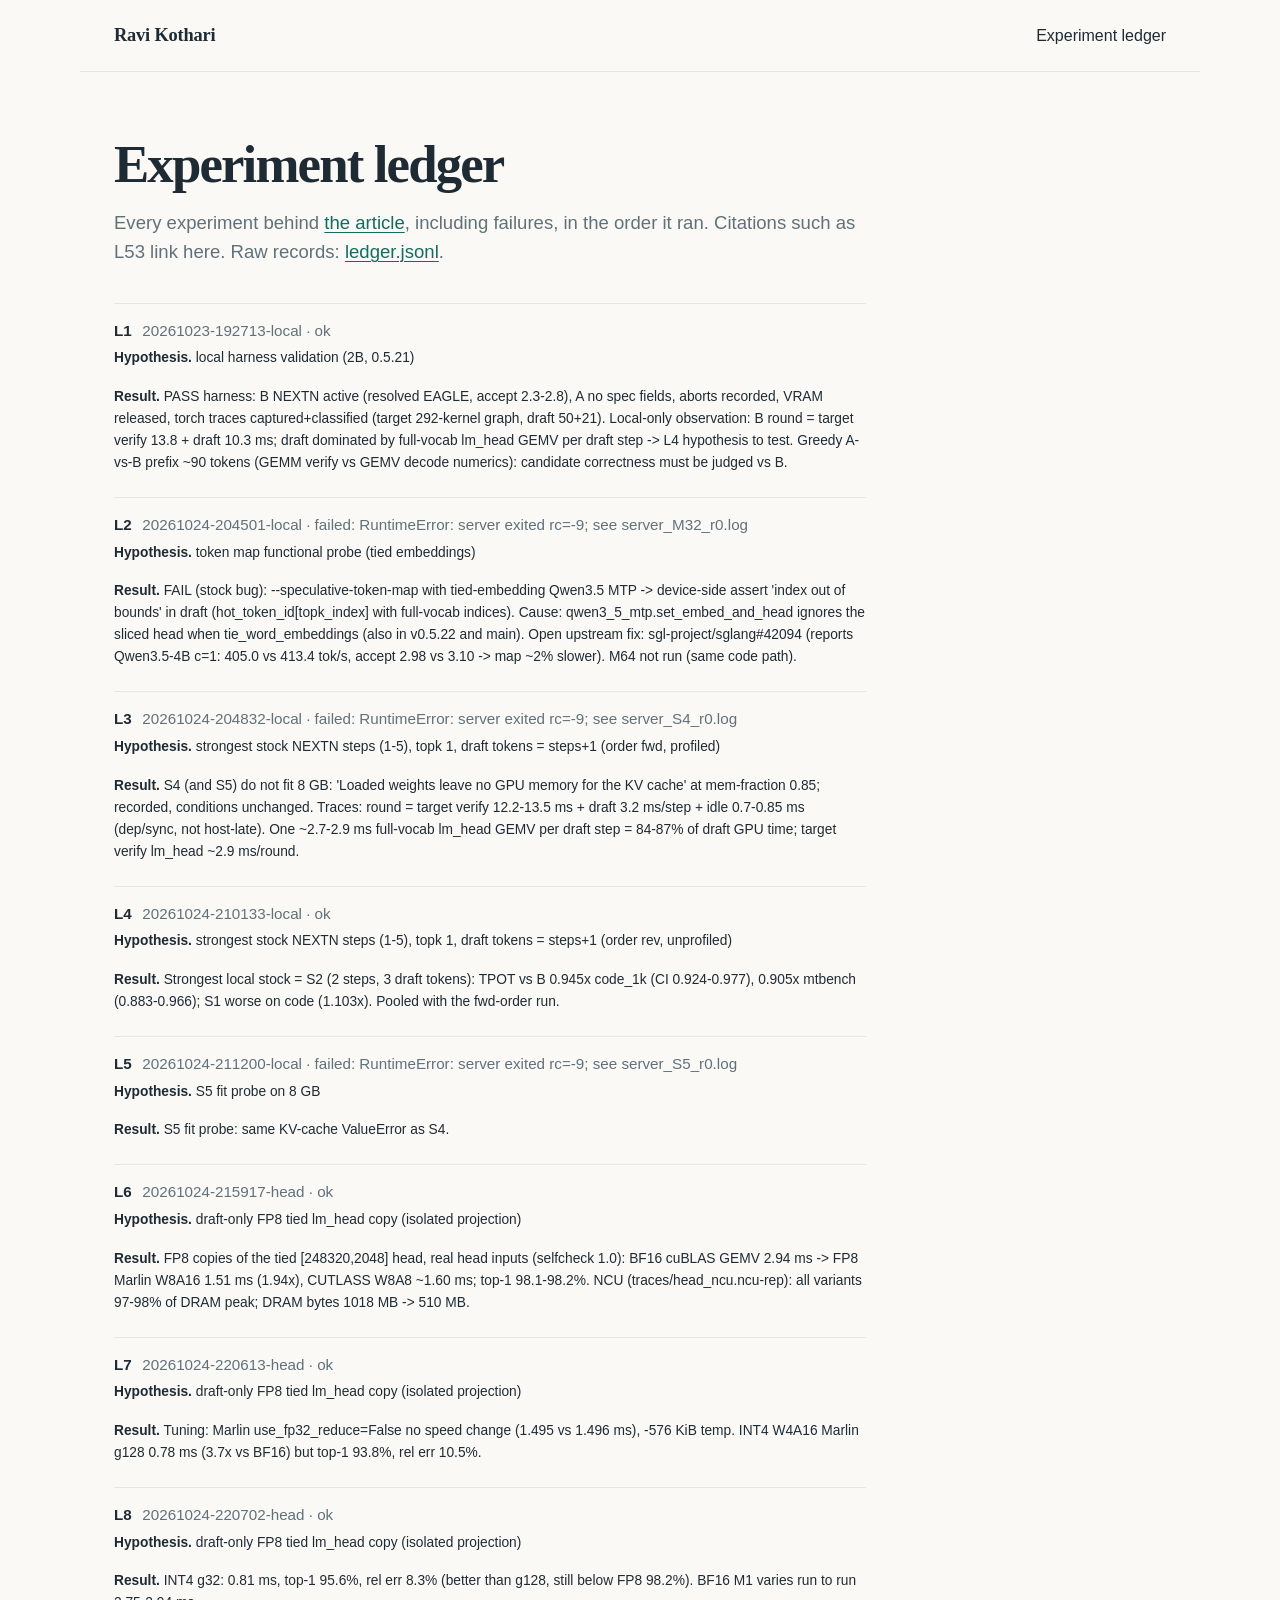
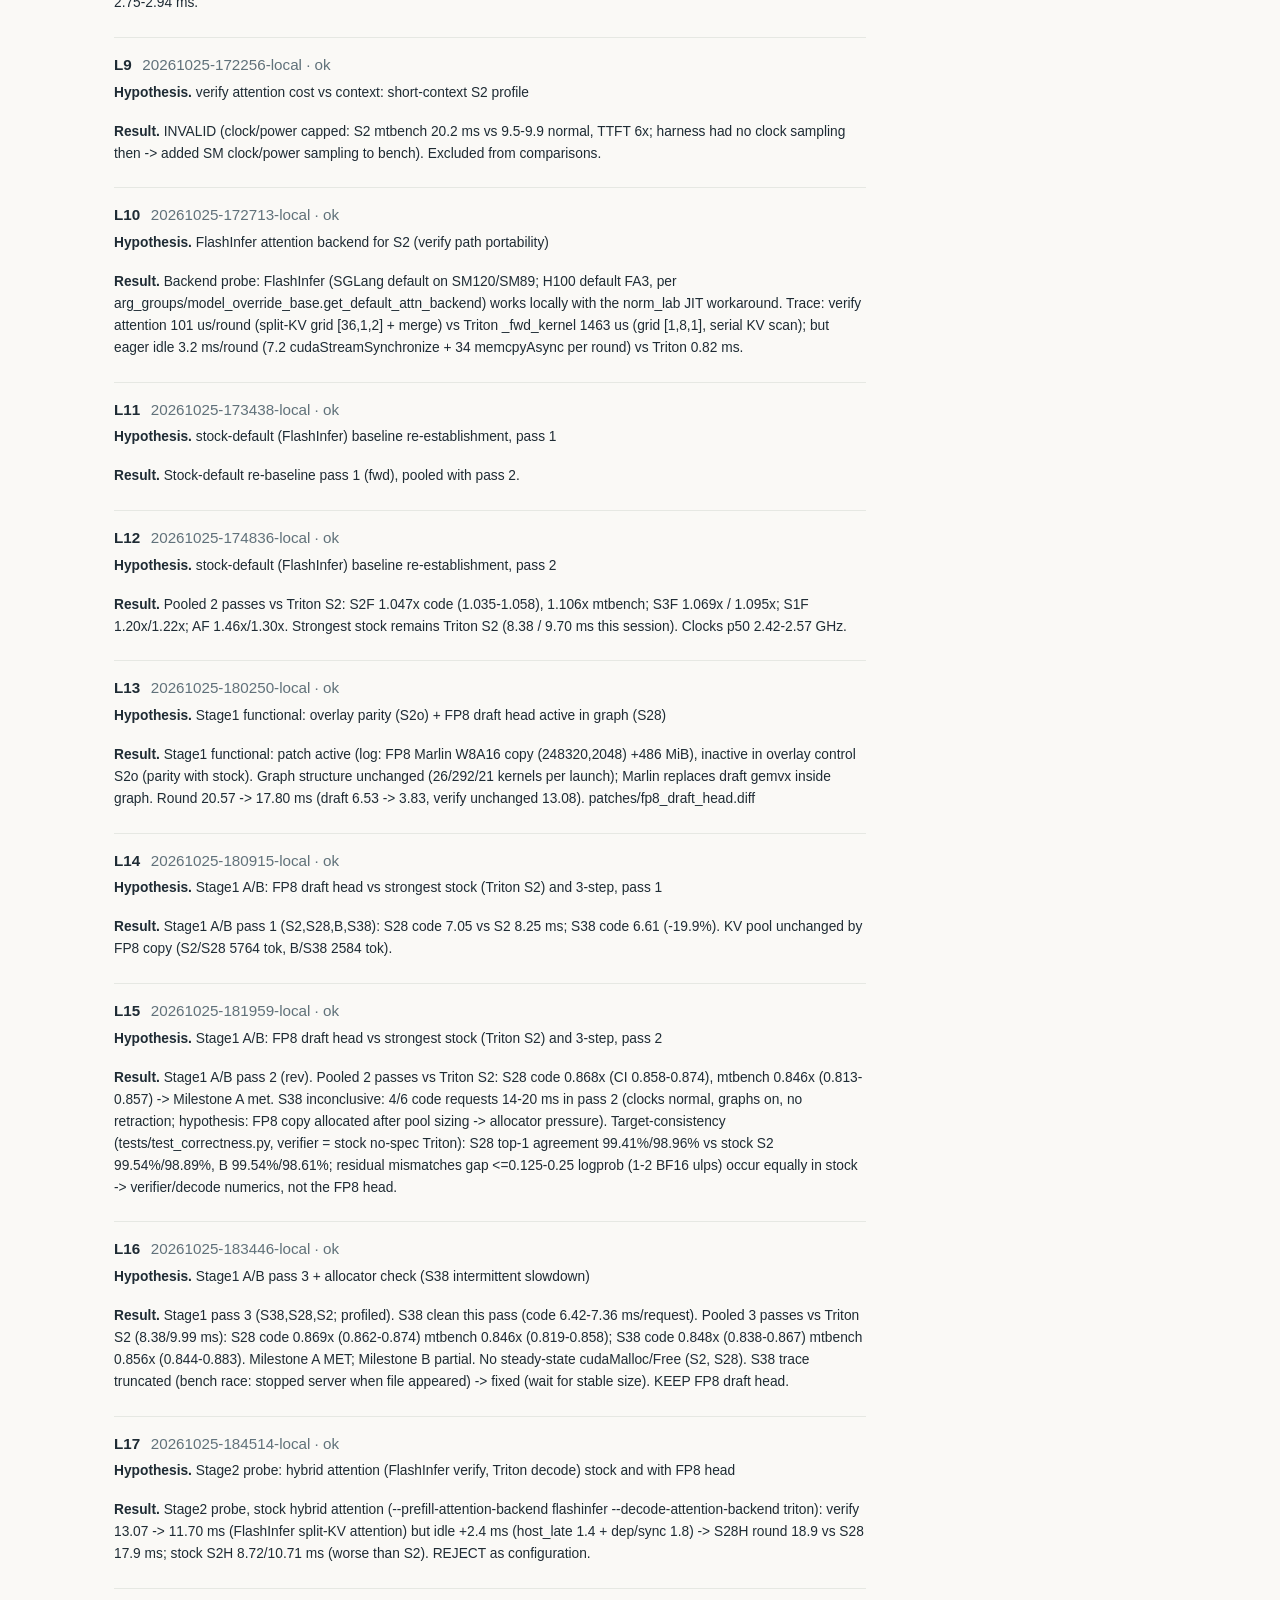
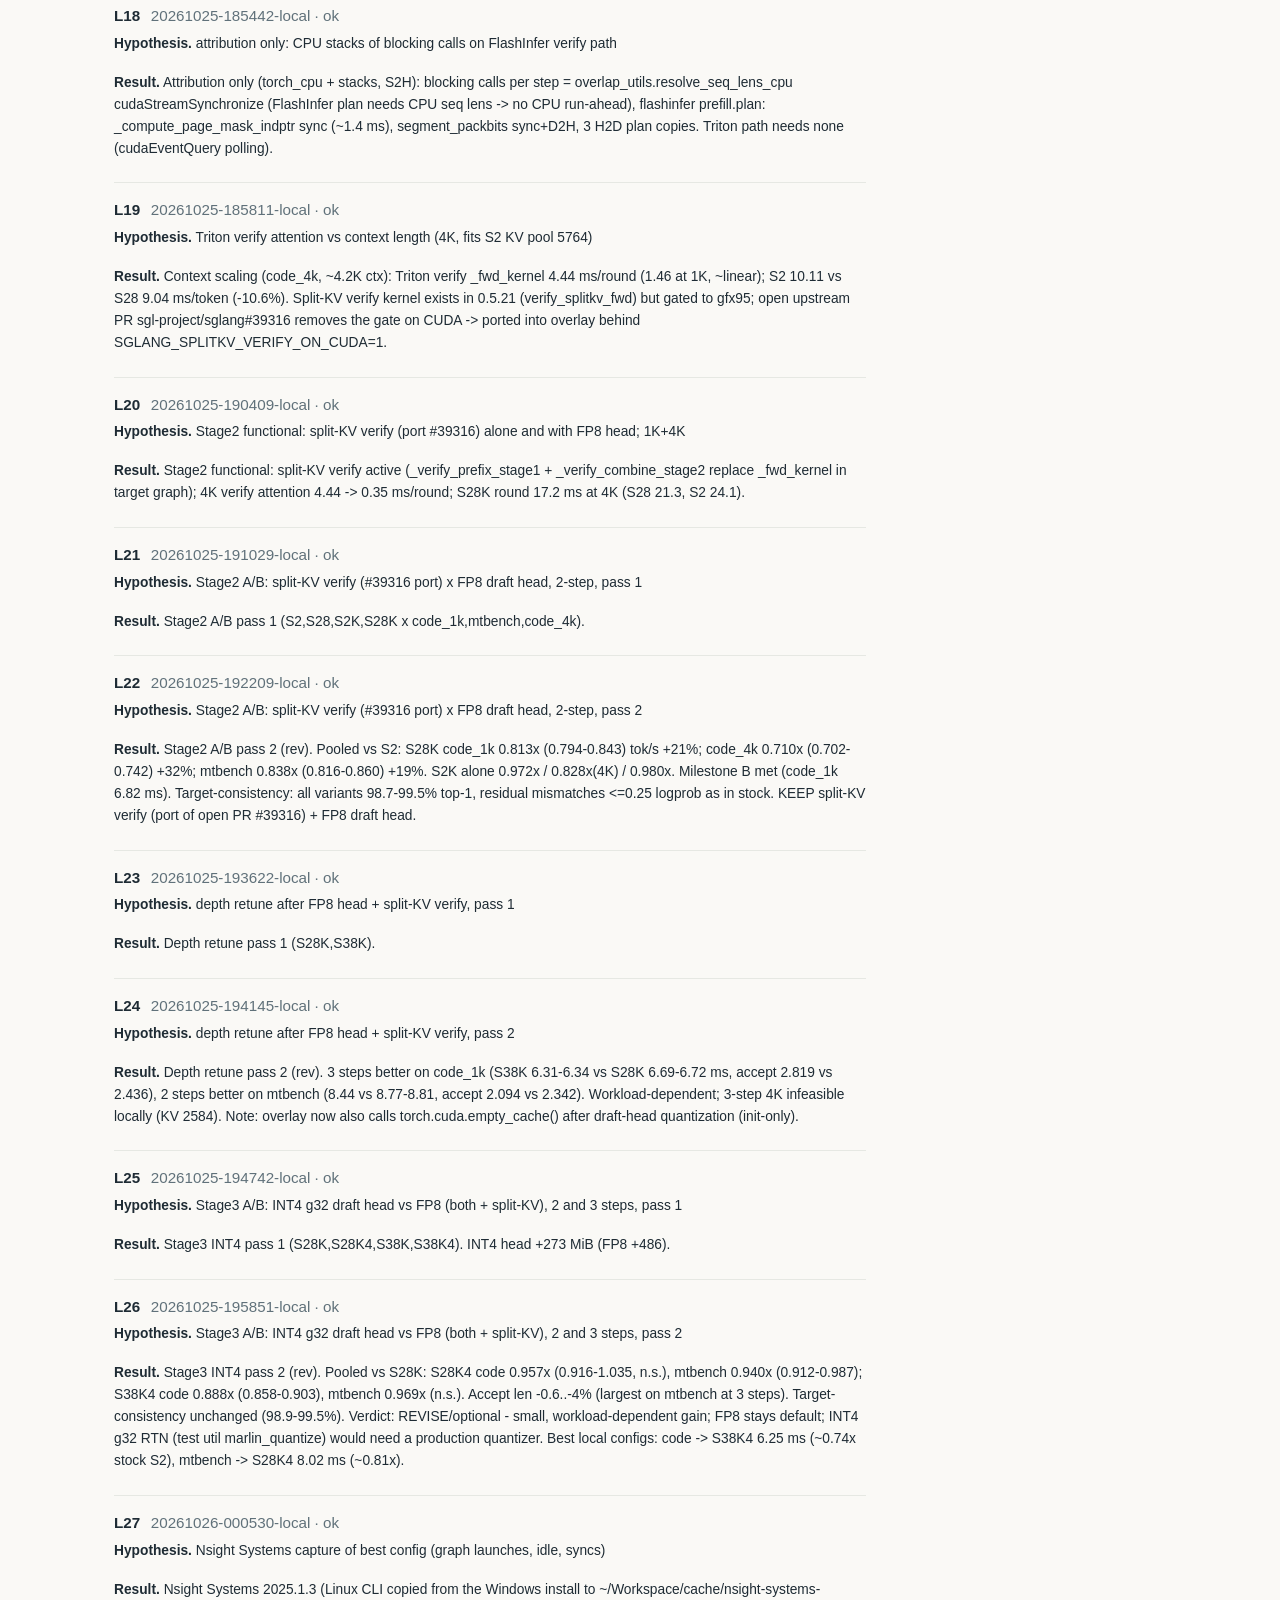
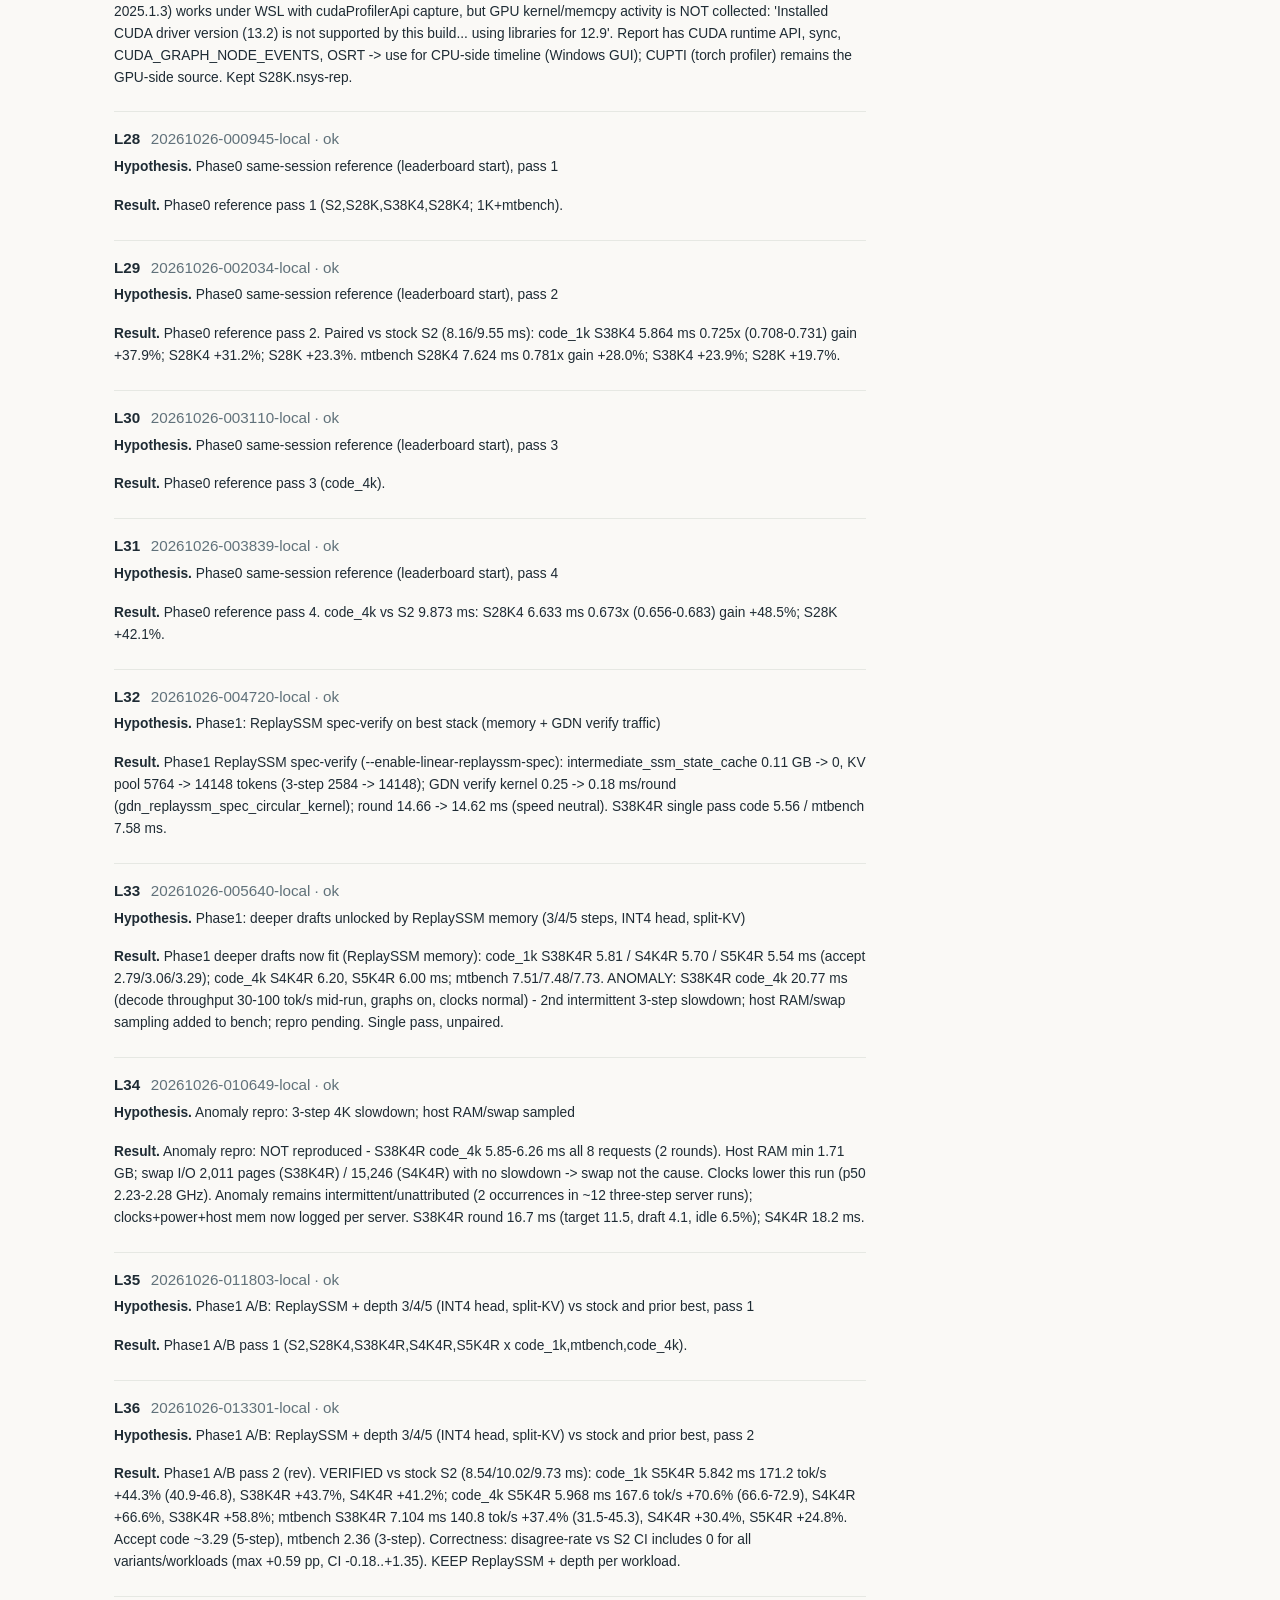
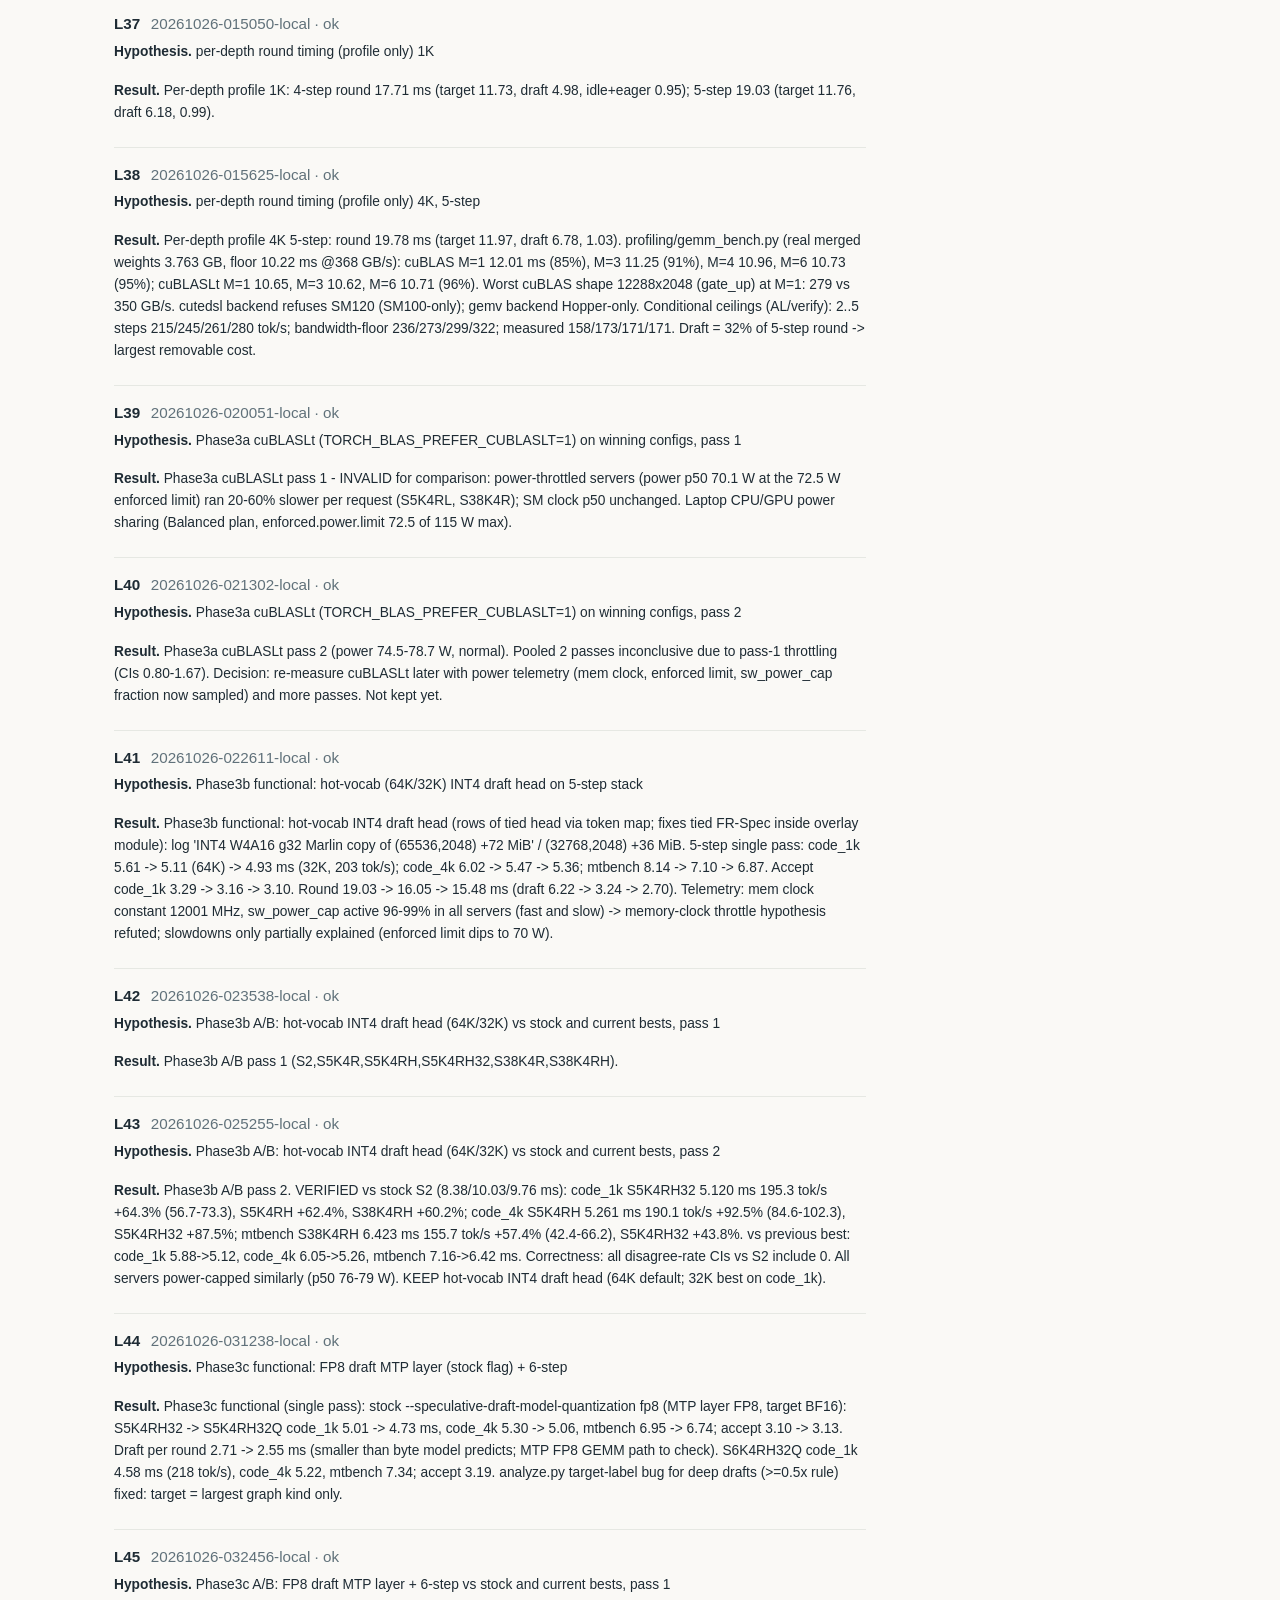
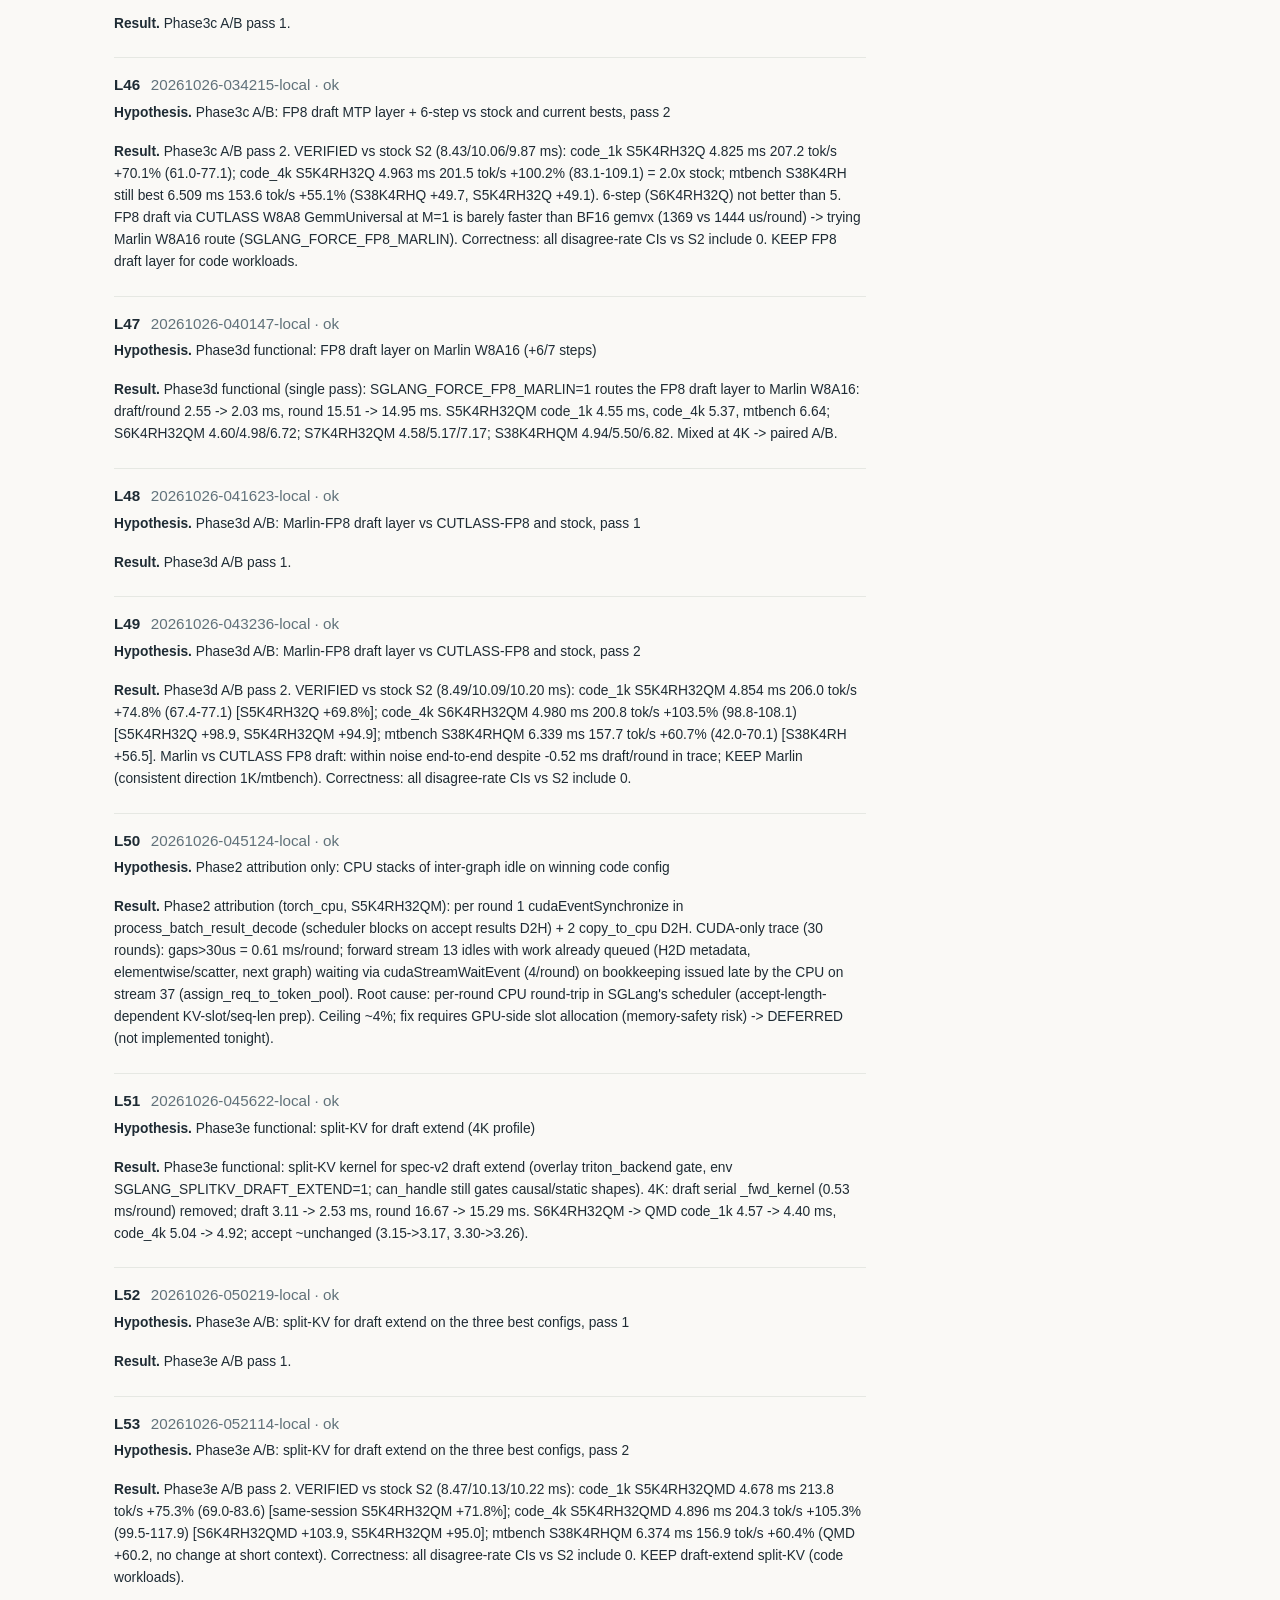
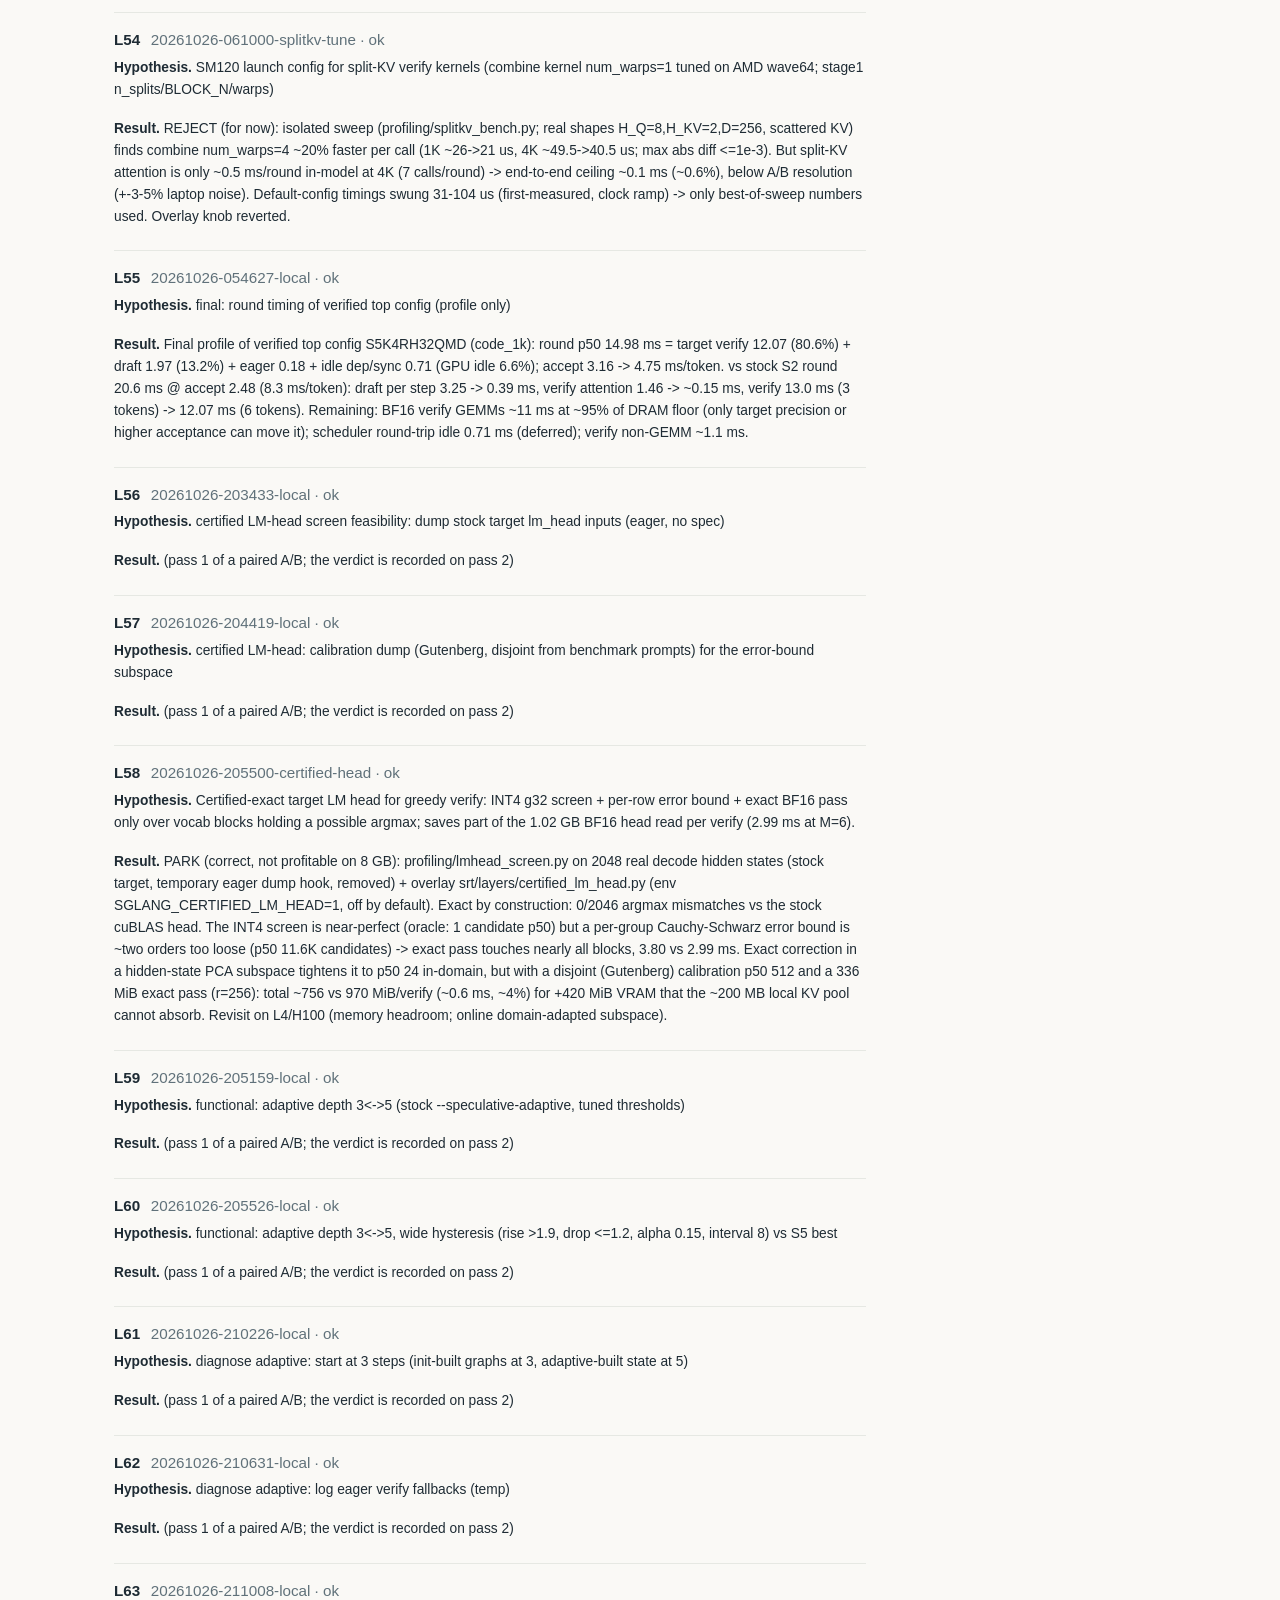
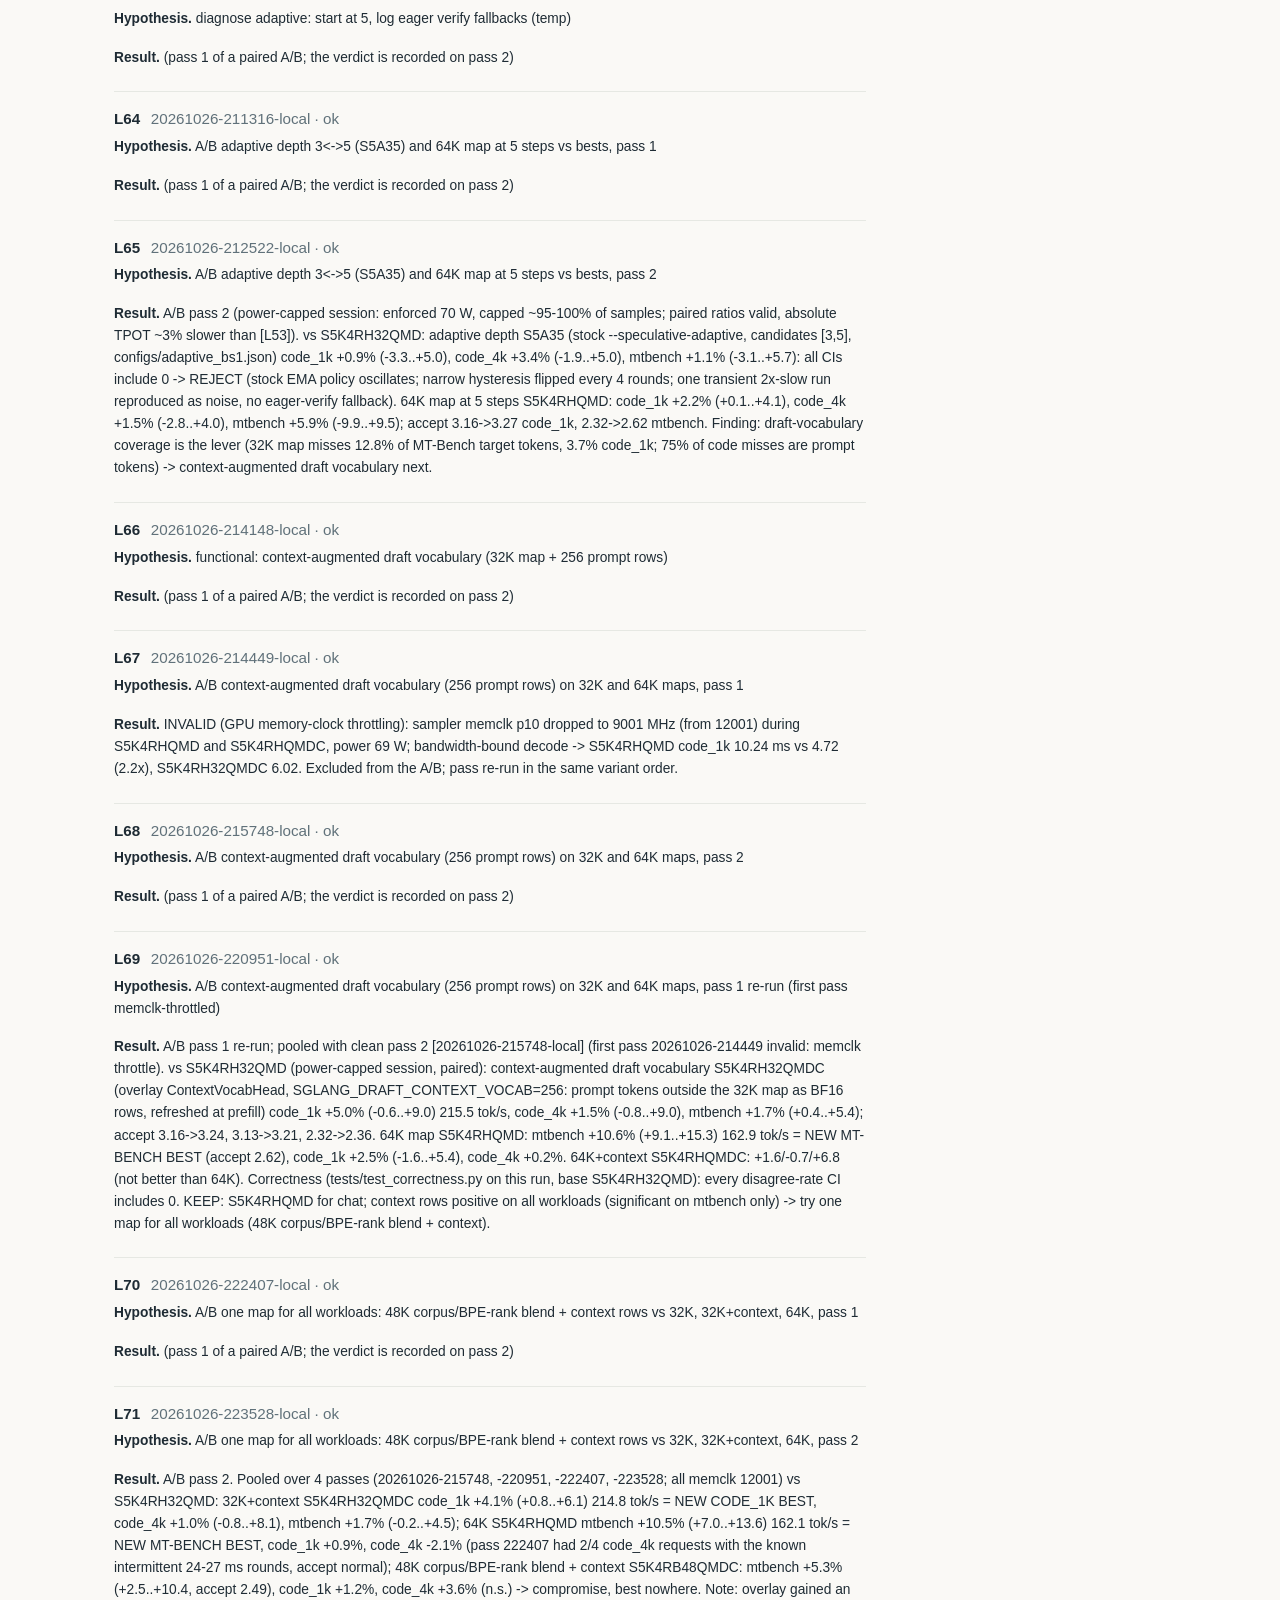
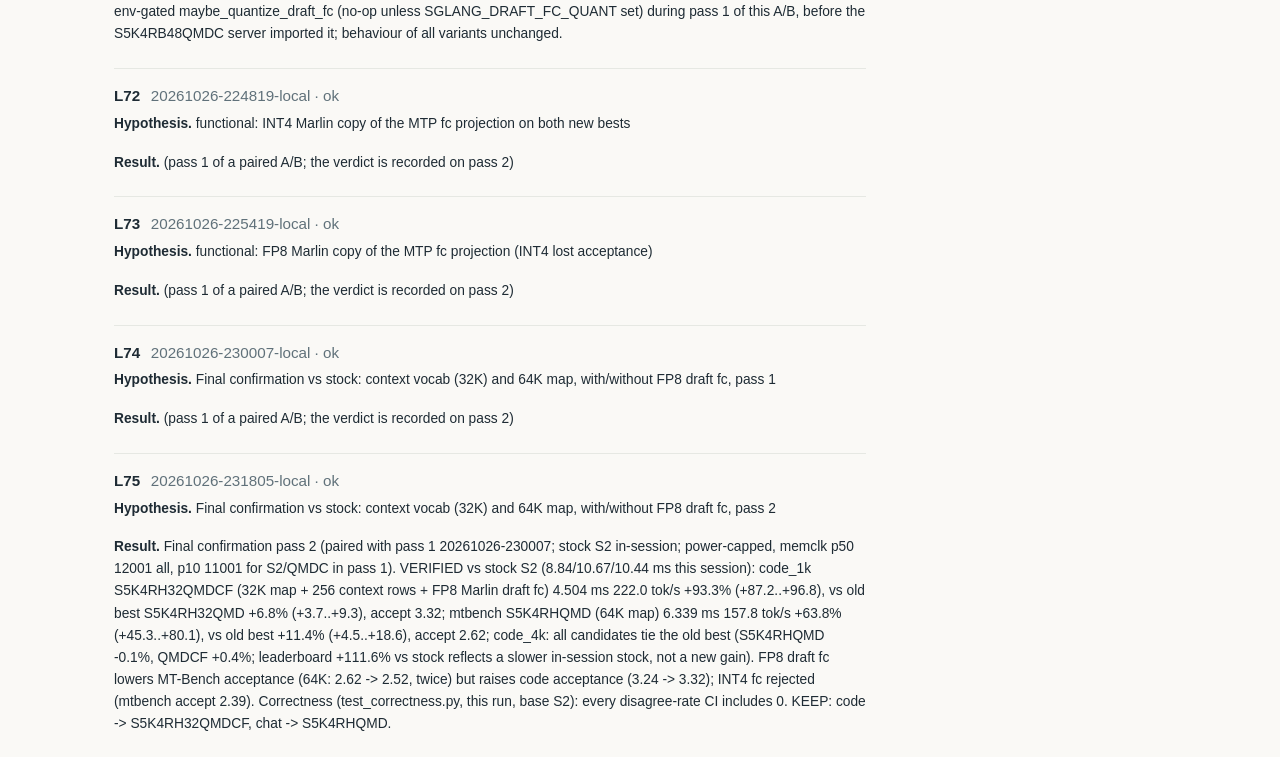
<file: data/ledger.html>
<!doctype html><html lang="en"><head><meta charset="utf-8"><meta name="viewport" content="width=device-width, initial-scale=1"><title>Experiment ledger</title><link rel="stylesheet" href="../style.css"></head><body class="ledger"><header class="site"><a href="../index.html">Ravi Kothari</a><span>Experiment ledger</span></header><main><article><header class="post"><h1>Experiment ledger</h1><p class="subtitle">Every experiment behind <a href="../index.html">the article</a>, including failures, in the order it ran. Citations such as L53 link here. Raw records: <a href="ledger.jsonl">ledger.jsonl</a>.</p></header><section class="entry" id="L1"><h3>L1 <span>20261023-192713-local · ok</span></h3><p><strong>Hypothesis.</strong> local harness validation (2B, 0.5.21)</p><p><strong>Result.</strong> PASS harness: B NEXTN active (resolved EAGLE, accept 2.3-2.8), A no spec fields, aborts recorded, VRAM released, torch traces captured+classified (target 292-kernel graph, draft 50+21). Local-only observation: B round = target verify 13.8 + draft 10.3 ms; draft dominated by full-vocab lm_head GEMV per draft step -&gt; L4 hypothesis to test. Greedy A-vs-B prefix ~90 tokens (GEMM verify vs GEMV decode numerics): candidate correctness must be judged vs B.</p></section><section class="entry" id="L2"><h3>L2 <span>20261024-204501-local · failed: RuntimeError: server exited rc=-9; see server_M32_r0.log</span></h3><p><strong>Hypothesis.</strong> token map functional probe (tied embeddings)</p><p><strong>Result.</strong> FAIL (stock bug): --speculative-token-map with tied-embedding Qwen3.5 MTP -&gt; device-side assert &#x27;index out of bounds&#x27; in draft (hot_token_id[topk_index] with full-vocab indices). Cause: qwen3_5_mtp.set_embed_and_head ignores the sliced head when tie_word_embeddings (also in v0.5.22 and main). Open upstream fix: sgl-project/sglang#42094 (reports Qwen3.5-4B c=1: 405.0 vs 413.4 tok/s, accept 2.98 vs 3.10 -&gt; map ~2% slower). M64 not run (same code path).</p></section><section class="entry" id="L3"><h3>L3 <span>20261024-204832-local · failed: RuntimeError: server exited rc=-9; see server_S4_r0.log</span></h3><p><strong>Hypothesis.</strong> strongest stock NEXTN steps (1-5), topk 1, draft tokens = steps+1 (order fwd, profiled)</p><p><strong>Result.</strong> S4 (and S5) do not fit 8 GB: &#x27;Loaded weights leave no GPU memory for the KV cache&#x27; at mem-fraction 0.85; recorded, conditions unchanged. Traces: round = target verify 12.2-13.5 ms + draft 3.2 ms/step + idle 0.7-0.85 ms (dep/sync, not host-late). One ~2.7-2.9 ms full-vocab lm_head GEMV per draft step = 84-87% of draft GPU time; target verify lm_head ~2.9 ms/round.</p></section><section class="entry" id="L4"><h3>L4 <span>20261024-210133-local · ok</span></h3><p><strong>Hypothesis.</strong> strongest stock NEXTN steps (1-5), topk 1, draft tokens = steps+1 (order rev, unprofiled)</p><p><strong>Result.</strong> Strongest local stock = S2 (2 steps, 3 draft tokens): TPOT vs B 0.945x code_1k (CI 0.924-0.977), 0.905x mtbench (0.883-0.966); S1 worse on code (1.103x). Pooled with the fwd-order run.</p></section><section class="entry" id="L5"><h3>L5 <span>20261024-211200-local · failed: RuntimeError: server exited rc=-9; see server_S5_r0.log</span></h3><p><strong>Hypothesis.</strong> S5 fit probe on 8 GB</p><p><strong>Result.</strong> S5 fit probe: same KV-cache ValueError as S4.</p></section><section class="entry" id="L6"><h3>L6 <span>20261024-215917-head · ok</span></h3><p><strong>Hypothesis.</strong> draft-only FP8 tied lm_head copy (isolated projection)</p><p><strong>Result.</strong> FP8 copies of the tied [248320,2048] head, real head inputs (selfcheck 1.0): BF16 cuBLAS GEMV 2.94 ms -&gt; FP8 Marlin W8A16 1.51 ms (1.94x), CUTLASS W8A8 ~1.60 ms; top-1 98.1-98.2%. NCU (traces/head_ncu.ncu-rep): all variants 97-98% of DRAM peak; DRAM bytes 1018 MB -&gt; 510 MB.</p></section><section class="entry" id="L7"><h3>L7 <span>20261024-220613-head · ok</span></h3><p><strong>Hypothesis.</strong> draft-only FP8 tied lm_head copy (isolated projection)</p><p><strong>Result.</strong> Tuning: Marlin use_fp32_reduce=False no speed change (1.495 vs 1.496 ms), -576 KiB temp. INT4 W4A16 Marlin g128 0.78 ms (3.7x vs BF16) but top-1 93.8%, rel err 10.5%.</p></section><section class="entry" id="L8"><h3>L8 <span>20261024-220702-head · ok</span></h3><p><strong>Hypothesis.</strong> draft-only FP8 tied lm_head copy (isolated projection)</p><p><strong>Result.</strong> INT4 g32: 0.81 ms, top-1 95.6%, rel err 8.3% (better than g128, still below FP8 98.2%). BF16 M1 varies run to run 2.75-2.94 ms.</p></section><section class="entry" id="L9"><h3>L9 <span>20261025-172256-local · ok</span></h3><p><strong>Hypothesis.</strong> verify attention cost vs context: short-context S2 profile</p><p><strong>Result.</strong> INVALID (clock/power capped: S2 mtbench 20.2 ms vs 9.5-9.9 normal, TTFT 6x; harness had no clock sampling then -&gt; added SM clock/power sampling to bench). Excluded from comparisons.</p></section><section class="entry" id="L10"><h3>L10 <span>20261025-172713-local · ok</span></h3><p><strong>Hypothesis.</strong> FlashInfer attention backend for S2 (verify path portability)</p><p><strong>Result.</strong> Backend probe: FlashInfer (SGLang default on SM120/SM89; H100 default FA3, per arg_groups/model_override_base.get_default_attn_backend) works locally with the norm_lab JIT workaround. Trace: verify attention 101 us/round (split-KV grid [36,1,2] + merge) vs Triton _fwd_kernel 1463 us (grid [1,8,1], serial KV scan); but eager idle 3.2 ms/round (7.2 cudaStreamSynchronize + 34 memcpyAsync per round) vs Triton 0.82 ms.</p></section><section class="entry" id="L11"><h3>L11 <span>20261025-173438-local · ok</span></h3><p><strong>Hypothesis.</strong> stock-default (FlashInfer) baseline re-establishment, pass 1</p><p><strong>Result.</strong> Stock-default re-baseline pass 1 (fwd), pooled with pass 2.</p></section><section class="entry" id="L12"><h3>L12 <span>20261025-174836-local · ok</span></h3><p><strong>Hypothesis.</strong> stock-default (FlashInfer) baseline re-establishment, pass 2</p><p><strong>Result.</strong> Pooled 2 passes vs Triton S2: S2F 1.047x code (1.035-1.058), 1.106x mtbench; S3F 1.069x / 1.095x; S1F 1.20x/1.22x; AF 1.46x/1.30x. Strongest stock remains Triton S2 (8.38 / 9.70 ms this session). Clocks p50 2.42-2.57 GHz.</p></section><section class="entry" id="L13"><h3>L13 <span>20261025-180250-local · ok</span></h3><p><strong>Hypothesis.</strong> Stage1 functional: overlay parity (S2o) + FP8 draft head active in graph (S28)</p><p><strong>Result.</strong> Stage1 functional: patch active (log: FP8 Marlin W8A16 copy (248320,2048) +486 MiB), inactive in overlay control S2o (parity with stock). Graph structure unchanged (26/292/21 kernels per launch); Marlin replaces draft gemvx inside graph. Round 20.57 -&gt; 17.80 ms (draft 6.53 -&gt; 3.83, verify unchanged 13.08). patches/fp8_draft_head.diff</p></section><section class="entry" id="L14"><h3>L14 <span>20261025-180915-local · ok</span></h3><p><strong>Hypothesis.</strong> Stage1 A/B: FP8 draft head vs strongest stock (Triton S2) and 3-step, pass 1</p><p><strong>Result.</strong> Stage1 A/B pass 1 (S2,S28,B,S38): S28 code 7.05 vs S2 8.25 ms; S38 code 6.61 (-19.9%). KV pool unchanged by FP8 copy (S2/S28 5764 tok, B/S38 2584 tok).</p></section><section class="entry" id="L15"><h3>L15 <span>20261025-181959-local · ok</span></h3><p><strong>Hypothesis.</strong> Stage1 A/B: FP8 draft head vs strongest stock (Triton S2) and 3-step, pass 2</p><p><strong>Result.</strong> Stage1 A/B pass 2 (rev). Pooled 2 passes vs Triton S2: S28 code 0.868x (CI 0.858-0.874), mtbench 0.846x (0.813-0.857) -&gt; Milestone A met. S38 inconclusive: 4/6 code requests 14-20 ms in pass 2 (clocks normal, graphs on, no retraction; hypothesis: FP8 copy allocated after pool sizing -&gt; allocator pressure). Target-consistency (tests/test_correctness.py, verifier = stock no-spec Triton): S28 top-1 agreement 99.41%/98.96% vs stock S2 99.54%/98.89%, B 99.54%/98.61%; residual mismatches gap &lt;=0.125-0.25 logprob (1-2 BF16 ulps) occur equally in stock -&gt; verifier/decode numerics, not the FP8 head.</p></section><section class="entry" id="L16"><h3>L16 <span>20261025-183446-local · ok</span></h3><p><strong>Hypothesis.</strong> Stage1 A/B pass 3 + allocator check (S38 intermittent slowdown)</p><p><strong>Result.</strong> Stage1 pass 3 (S38,S28,S2; profiled). S38 clean this pass (code 6.42-7.36 ms/request). Pooled 3 passes vs Triton S2 (8.38/9.99 ms): S28 code 0.869x (0.862-0.874) mtbench 0.846x (0.819-0.858); S38 code 0.848x (0.838-0.867) mtbench 0.856x (0.844-0.883). Milestone A MET; Milestone B partial. No steady-state cudaMalloc/Free (S2, S28). S38 trace truncated (bench race: stopped server when file appeared) -&gt; fixed (wait for stable size). KEEP FP8 draft head.</p></section><section class="entry" id="L17"><h3>L17 <span>20261025-184514-local · ok</span></h3><p><strong>Hypothesis.</strong> Stage2 probe: hybrid attention (FlashInfer verify, Triton decode) stock and with FP8 head</p><p><strong>Result.</strong> Stage2 probe, stock hybrid attention (--prefill-attention-backend flashinfer --decode-attention-backend triton): verify 13.07 -&gt; 11.70 ms (FlashInfer split-KV attention) but idle +2.4 ms (host_late 1.4 + dep/sync 1.8) -&gt; S28H round 18.9 vs S28 17.9 ms; stock S2H 8.72/10.71 ms (worse than S2). REJECT as configuration.</p></section><section class="entry" id="L18"><h3>L18 <span>20261025-185442-local · ok</span></h3><p><strong>Hypothesis.</strong> attribution only: CPU stacks of blocking calls on FlashInfer verify path</p><p><strong>Result.</strong> Attribution only (torch_cpu + stacks, S2H): blocking calls per step = overlap_utils.resolve_seq_lens_cpu cudaStreamSynchronize (FlashInfer plan needs CPU seq lens -&gt; no CPU run-ahead), flashinfer prefill.plan: _compute_page_mask_indptr sync (~1.4 ms), segment_packbits sync+D2H, 3 H2D plan copies. Triton path needs none (cudaEventQuery polling).</p></section><section class="entry" id="L19"><h3>L19 <span>20261025-185811-local · ok</span></h3><p><strong>Hypothesis.</strong> Triton verify attention vs context length (4K, fits S2 KV pool 5764)</p><p><strong>Result.</strong> Context scaling (code_4k, ~4.2K ctx): Triton verify _fwd_kernel 4.44 ms/round (1.46 at 1K, ~linear); S2 10.11 vs S28 9.04 ms/token (-10.6%). Split-KV verify kernel exists in 0.5.21 (verify_splitkv_fwd) but gated to gfx95; open upstream PR sgl-project/sglang#39316 removes the gate on CUDA -&gt; ported into overlay behind SGLANG_SPLITKV_VERIFY_ON_CUDA=1.</p></section><section class="entry" id="L20"><h3>L20 <span>20261025-190409-local · ok</span></h3><p><strong>Hypothesis.</strong> Stage2 functional: split-KV verify (port #39316) alone and with FP8 head; 1K+4K</p><p><strong>Result.</strong> Stage2 functional: split-KV verify active (_verify_prefix_stage1 + _verify_combine_stage2 replace _fwd_kernel in target graph); 4K verify attention 4.44 -&gt; 0.35 ms/round; S28K round 17.2 ms at 4K (S28 21.3, S2 24.1).</p></section><section class="entry" id="L21"><h3>L21 <span>20261025-191029-local · ok</span></h3><p><strong>Hypothesis.</strong> Stage2 A/B: split-KV verify (#39316 port) x FP8 draft head, 2-step, pass 1</p><p><strong>Result.</strong> Stage2 A/B pass 1 (S2,S28,S2K,S28K x code_1k,mtbench,code_4k).</p></section><section class="entry" id="L22"><h3>L22 <span>20261025-192209-local · ok</span></h3><p><strong>Hypothesis.</strong> Stage2 A/B: split-KV verify (#39316 port) x FP8 draft head, 2-step, pass 2</p><p><strong>Result.</strong> Stage2 A/B pass 2 (rev). Pooled vs S2: S28K code_1k 0.813x (0.794-0.843) tok/s +21%; code_4k 0.710x (0.702-0.742) +32%; mtbench 0.838x (0.816-0.860) +19%. S2K alone 0.972x / 0.828x(4K) / 0.980x. Milestone B met (code_1k 6.82 ms). Target-consistency: all variants 98.7-99.5% top-1, residual mismatches &lt;=0.25 logprob as in stock. KEEP split-KV verify (port of open PR #39316) + FP8 draft head.</p></section><section class="entry" id="L23"><h3>L23 <span>20261025-193622-local · ok</span></h3><p><strong>Hypothesis.</strong> depth retune after FP8 head + split-KV verify, pass 1</p><p><strong>Result.</strong> Depth retune pass 1 (S28K,S38K).</p></section><section class="entry" id="L24"><h3>L24 <span>20261025-194145-local · ok</span></h3><p><strong>Hypothesis.</strong> depth retune after FP8 head + split-KV verify, pass 2</p><p><strong>Result.</strong> Depth retune pass 2 (rev). 3 steps better on code_1k (S38K 6.31-6.34 vs S28K 6.69-6.72 ms, accept 2.819 vs 2.436), 2 steps better on mtbench (8.44 vs 8.77-8.81, accept 2.094 vs 2.342). Workload-dependent; 3-step 4K infeasible locally (KV 2584). Note: overlay now also calls torch.cuda.empty_cache() after draft-head quantization (init-only).</p></section><section class="entry" id="L25"><h3>L25 <span>20261025-194742-local · ok</span></h3><p><strong>Hypothesis.</strong> Stage3 A/B: INT4 g32 draft head vs FP8 (both + split-KV), 2 and 3 steps, pass 1</p><p><strong>Result.</strong> Stage3 INT4 pass 1 (S28K,S28K4,S38K,S38K4). INT4 head +273 MiB (FP8 +486).</p></section><section class="entry" id="L26"><h3>L26 <span>20261025-195851-local · ok</span></h3><p><strong>Hypothesis.</strong> Stage3 A/B: INT4 g32 draft head vs FP8 (both + split-KV), 2 and 3 steps, pass 2</p><p><strong>Result.</strong> Stage3 INT4 pass 2 (rev). Pooled vs S28K: S28K4 code 0.957x (0.916-1.035, n.s.), mtbench 0.940x (0.912-0.987); S38K4 code 0.888x (0.858-0.903), mtbench 0.969x (n.s.). Accept len -0.6..-4% (largest on mtbench at 3 steps). Target-consistency unchanged (98.9-99.5%). Verdict: REVISE/optional - small, workload-dependent gain; FP8 stays default; INT4 g32 RTN (test util marlin_quantize) would need a production quantizer. Best local configs: code -&gt; S38K4 6.25 ms (~0.74x stock S2), mtbench -&gt; S28K4 8.02 ms (~0.81x).</p></section><section class="entry" id="L27"><h3>L27 <span>20261026-000530-local · ok</span></h3><p><strong>Hypothesis.</strong> Nsight Systems capture of best config (graph launches, idle, syncs)</p><p><strong>Result.</strong> Nsight Systems 2025.1.3 (Linux CLI copied from the Windows install to ~/Workspace/cache/nsight-systems-2025.1.3) works under WSL with cudaProfilerApi capture, but GPU kernel/memcpy activity is NOT collected: &#x27;Installed CUDA driver version (13.2) is not supported by this build... using libraries for 12.9&#x27;. Report has CUDA runtime API, sync, CUDA_GRAPH_NODE_EVENTS, OSRT -&gt; use for CPU-side timeline (Windows GUI); CUPTI (torch profiler) remains the GPU-side source. Kept S28K.nsys-rep.</p></section><section class="entry" id="L28"><h3>L28 <span>20261026-000945-local · ok</span></h3><p><strong>Hypothesis.</strong> Phase0 same-session reference (leaderboard start), pass 1</p><p><strong>Result.</strong> Phase0 reference pass 1 (S2,S28K,S38K4,S28K4; 1K+mtbench).</p></section><section class="entry" id="L29"><h3>L29 <span>20261026-002034-local · ok</span></h3><p><strong>Hypothesis.</strong> Phase0 same-session reference (leaderboard start), pass 2</p><p><strong>Result.</strong> Phase0 reference pass 2. Paired vs stock S2 (8.16/9.55 ms): code_1k S38K4 5.864 ms 0.725x (0.708-0.731) gain +37.9%; S28K4 +31.2%; S28K +23.3%. mtbench S28K4 7.624 ms 0.781x gain +28.0%; S38K4 +23.9%; S28K +19.7%.</p></section><section class="entry" id="L30"><h3>L30 <span>20261026-003110-local · ok</span></h3><p><strong>Hypothesis.</strong> Phase0 same-session reference (leaderboard start), pass 3</p><p><strong>Result.</strong> Phase0 reference pass 3 (code_4k).</p></section><section class="entry" id="L31"><h3>L31 <span>20261026-003839-local · ok</span></h3><p><strong>Hypothesis.</strong> Phase0 same-session reference (leaderboard start), pass 4</p><p><strong>Result.</strong> Phase0 reference pass 4. code_4k vs S2 9.873 ms: S28K4 6.633 ms 0.673x (0.656-0.683) gain +48.5%; S28K +42.1%.</p></section><section class="entry" id="L32"><h3>L32 <span>20261026-004720-local · ok</span></h3><p><strong>Hypothesis.</strong> Phase1: ReplaySSM spec-verify on best stack (memory + GDN verify traffic)</p><p><strong>Result.</strong> Phase1 ReplaySSM spec-verify (--enable-linear-replayssm-spec): intermediate_ssm_state_cache 0.11 GB -&gt; 0, KV pool 5764 -&gt; 14148 tokens (3-step 2584 -&gt; 14148); GDN verify kernel 0.25 -&gt; 0.18 ms/round (gdn_replayssm_spec_circular_kernel); round 14.66 -&gt; 14.62 ms (speed neutral). S38K4R single pass code 5.56 / mtbench 7.58 ms.</p></section><section class="entry" id="L33"><h3>L33 <span>20261026-005640-local · ok</span></h3><p><strong>Hypothesis.</strong> Phase1: deeper drafts unlocked by ReplaySSM memory (3/4/5 steps, INT4 head, split-KV)</p><p><strong>Result.</strong> Phase1 deeper drafts now fit (ReplaySSM memory): code_1k S38K4R 5.81 / S4K4R 5.70 / S5K4R 5.54 ms (accept 2.79/3.06/3.29); code_4k S4K4R 6.20, S5K4R 6.00 ms; mtbench 7.51/7.48/7.73. ANOMALY: S38K4R code_4k 20.77 ms (decode throughput 30-100 tok/s mid-run, graphs on, clocks normal) - 2nd intermittent 3-step slowdown; host RAM/swap sampling added to bench; repro pending. Single pass, unpaired.</p></section><section class="entry" id="L34"><h3>L34 <span>20261026-010649-local · ok</span></h3><p><strong>Hypothesis.</strong> Anomaly repro: 3-step 4K slowdown; host RAM/swap sampled</p><p><strong>Result.</strong> Anomaly repro: NOT reproduced - S38K4R code_4k 5.85-6.26 ms all 8 requests (2 rounds). Host RAM min 1.71 GB; swap I/O 2,011 pages (S38K4R) / 15,246 (S4K4R) with no slowdown -&gt; swap not the cause. Clocks lower this run (p50 2.23-2.28 GHz). Anomaly remains intermittent/unattributed (2 occurrences in ~12 three-step server runs); clocks+power+host mem now logged per server. S38K4R round 16.7 ms (target 11.5, draft 4.1, idle 6.5%); S4K4R 18.2 ms.</p></section><section class="entry" id="L35"><h3>L35 <span>20261026-011803-local · ok</span></h3><p><strong>Hypothesis.</strong> Phase1 A/B: ReplaySSM + depth 3/4/5 (INT4 head, split-KV) vs stock and prior best, pass 1</p><p><strong>Result.</strong> Phase1 A/B pass 1 (S2,S28K4,S38K4R,S4K4R,S5K4R x code_1k,mtbench,code_4k).</p></section><section class="entry" id="L36"><h3>L36 <span>20261026-013301-local · ok</span></h3><p><strong>Hypothesis.</strong> Phase1 A/B: ReplaySSM + depth 3/4/5 (INT4 head, split-KV) vs stock and prior best, pass 2</p><p><strong>Result.</strong> Phase1 A/B pass 2 (rev). VERIFIED vs stock S2 (8.54/10.02/9.73 ms): code_1k S5K4R 5.842 ms 171.2 tok/s +44.3% (40.9-46.8), S38K4R +43.7%, S4K4R +41.2%; code_4k S5K4R 5.968 ms 167.6 tok/s +70.6% (66.6-72.9), S4K4R +66.6%, S38K4R +58.8%; mtbench S38K4R 7.104 ms 140.8 tok/s +37.4% (31.5-45.3), S4K4R +30.4%, S5K4R +24.8%. Accept code ~3.29 (5-step), mtbench 2.36 (3-step). Correctness: disagree-rate vs S2 CI includes 0 for all variants/workloads (max +0.59 pp, CI -0.18..+1.35). KEEP ReplaySSM + depth per workload.</p></section><section class="entry" id="L37"><h3>L37 <span>20261026-015050-local · ok</span></h3><p><strong>Hypothesis.</strong> per-depth round timing (profile only) 1K</p><p><strong>Result.</strong> Per-depth profile 1K: 4-step round 17.71 ms (target 11.73, draft 4.98, idle+eager 0.95); 5-step 19.03 (target 11.76, draft 6.18, 0.99).</p></section><section class="entry" id="L38"><h3>L38 <span>20261026-015625-local · ok</span></h3><p><strong>Hypothesis.</strong> per-depth round timing (profile only) 4K, 5-step</p><p><strong>Result.</strong> Per-depth profile 4K 5-step: round 19.78 ms (target 11.97, draft 6.78, 1.03). profiling/gemm_bench.py (real merged weights 3.763 GB, floor 10.22 ms @368 GB/s): cuBLAS M=1 12.01 ms (85%), M=3 11.25 (91%), M=4 10.96, M=6 10.73 (95%); cuBLASLt M=1 10.65, M=3 10.62, M=6 10.71 (96%). Worst cuBLAS shape 12288x2048 (gate_up) at M=1: 279 vs 350 GB/s. cutedsl backend refuses SM120 (SM100-only); gemv backend Hopper-only. Conditional ceilings (AL/verify): 2..5 steps 215/245/261/280 tok/s; bandwidth-floor 236/273/299/322; measured 158/173/171/171. Draft = 32% of 5-step round -&gt; largest removable cost.</p></section><section class="entry" id="L39"><h3>L39 <span>20261026-020051-local · ok</span></h3><p><strong>Hypothesis.</strong> Phase3a cuBLASLt (TORCH_BLAS_PREFER_CUBLASLT=1) on winning configs, pass 1</p><p><strong>Result.</strong> Phase3a cuBLASLt pass 1 - INVALID for comparison: power-throttled servers (power p50 70.1 W at the 72.5 W enforced limit) ran 20-60% slower per request (S5K4RL, S38K4R); SM clock p50 unchanged. Laptop CPU/GPU power sharing (Balanced plan, enforced.power.limit 72.5 of 115 W max).</p></section><section class="entry" id="L40"><h3>L40 <span>20261026-021302-local · ok</span></h3><p><strong>Hypothesis.</strong> Phase3a cuBLASLt (TORCH_BLAS_PREFER_CUBLASLT=1) on winning configs, pass 2</p><p><strong>Result.</strong> Phase3a cuBLASLt pass 2 (power 74.5-78.7 W, normal). Pooled 2 passes inconclusive due to pass-1 throttling (CIs 0.80-1.67). Decision: re-measure cuBLASLt later with power telemetry (mem clock, enforced limit, sw_power_cap fraction now sampled) and more passes. Not kept yet.</p></section><section class="entry" id="L41"><h3>L41 <span>20261026-022611-local · ok</span></h3><p><strong>Hypothesis.</strong> Phase3b functional: hot-vocab (64K/32K) INT4 draft head on 5-step stack</p><p><strong>Result.</strong> Phase3b functional: hot-vocab INT4 draft head (rows of tied head via token map; fixes tied FR-Spec inside overlay module): log &#x27;INT4 W4A16 g32 Marlin copy of (65536,2048) +72 MiB&#x27; / (32768,2048) +36 MiB. 5-step single pass: code_1k 5.61 -&gt; 5.11 (64K) -&gt; 4.93 ms (32K, 203 tok/s); code_4k 6.02 -&gt; 5.47 -&gt; 5.36; mtbench 8.14 -&gt; 7.10 -&gt; 6.87. Accept code_1k 3.29 -&gt; 3.16 -&gt; 3.10. Round 19.03 -&gt; 16.05 -&gt; 15.48 ms (draft 6.22 -&gt; 3.24 -&gt; 2.70). Telemetry: mem clock constant 12001 MHz, sw_power_cap active 96-99% in all servers (fast and slow) -&gt; memory-clock throttle hypothesis refuted; slowdowns only partially explained (enforced limit dips to 70 W).</p></section><section class="entry" id="L42"><h3>L42 <span>20261026-023538-local · ok</span></h3><p><strong>Hypothesis.</strong> Phase3b A/B: hot-vocab INT4 draft head (64K/32K) vs stock and current bests, pass 1</p><p><strong>Result.</strong> Phase3b A/B pass 1 (S2,S5K4R,S5K4RH,S5K4RH32,S38K4R,S38K4RH).</p></section><section class="entry" id="L43"><h3>L43 <span>20261026-025255-local · ok</span></h3><p><strong>Hypothesis.</strong> Phase3b A/B: hot-vocab INT4 draft head (64K/32K) vs stock and current bests, pass 2</p><p><strong>Result.</strong> Phase3b A/B pass 2. VERIFIED vs stock S2 (8.38/10.03/9.76 ms): code_1k S5K4RH32 5.120 ms 195.3 tok/s +64.3% (56.7-73.3), S5K4RH +62.4%, S38K4RH +60.2%; code_4k S5K4RH 5.261 ms 190.1 tok/s +92.5% (84.6-102.3), S5K4RH32 +87.5%; mtbench S38K4RH 6.423 ms 155.7 tok/s +57.4% (42.4-66.2), S5K4RH32 +43.8%. vs previous best: code_1k 5.88-&gt;5.12, code_4k 6.05-&gt;5.26, mtbench 7.16-&gt;6.42 ms. Correctness: all disagree-rate CIs vs S2 include 0. All servers power-capped similarly (p50 76-79 W). KEEP hot-vocab INT4 draft head (64K default; 32K best on code_1k).</p></section><section class="entry" id="L44"><h3>L44 <span>20261026-031238-local · ok</span></h3><p><strong>Hypothesis.</strong> Phase3c functional: FP8 draft MTP layer (stock flag) + 6-step</p><p><strong>Result.</strong> Phase3c functional (single pass): stock --speculative-draft-model-quantization fp8 (MTP layer FP8, target BF16): S5K4RH32 -&gt; S5K4RH32Q code_1k 5.01 -&gt; 4.73 ms, code_4k 5.30 -&gt; 5.06, mtbench 6.95 -&gt; 6.74; accept 3.10 -&gt; 3.13. Draft per round 2.71 -&gt; 2.55 ms (smaller than byte model predicts; MTP FP8 GEMM path to check). S6K4RH32Q code_1k 4.58 ms (218 tok/s), code_4k 5.22, mtbench 7.34; accept 3.19. analyze.py target-label bug for deep drafts (&gt;=0.5x rule) fixed: target = largest graph kind only.</p></section><section class="entry" id="L45"><h3>L45 <span>20261026-032456-local · ok</span></h3><p><strong>Hypothesis.</strong> Phase3c A/B: FP8 draft MTP layer + 6-step vs stock and current bests, pass 1</p><p><strong>Result.</strong> Phase3c A/B pass 1.</p></section><section class="entry" id="L46"><h3>L46 <span>20261026-034215-local · ok</span></h3><p><strong>Hypothesis.</strong> Phase3c A/B: FP8 draft MTP layer + 6-step vs stock and current bests, pass 2</p><p><strong>Result.</strong> Phase3c A/B pass 2. VERIFIED vs stock S2 (8.43/10.06/9.87 ms): code_1k S5K4RH32Q 4.825 ms 207.2 tok/s +70.1% (61.0-77.1); code_4k S5K4RH32Q 4.963 ms 201.5 tok/s +100.2% (83.1-109.1) = 2.0x stock; mtbench S38K4RH still best 6.509 ms 153.6 tok/s +55.1% (S38K4RHQ +49.7, S5K4RH32Q +49.1). 6-step (S6K4RH32Q) not better than 5. FP8 draft via CUTLASS W8A8 GemmUniversal at M=1 is barely faster than BF16 gemvx (1369 vs 1444 us/round) -&gt; trying Marlin W8A16 route (SGLANG_FORCE_FP8_MARLIN). Correctness: all disagree-rate CIs vs S2 include 0. KEEP FP8 draft layer for code workloads.</p></section><section class="entry" id="L47"><h3>L47 <span>20261026-040147-local · ok</span></h3><p><strong>Hypothesis.</strong> Phase3d functional: FP8 draft layer on Marlin W8A16 (+6/7 steps)</p><p><strong>Result.</strong> Phase3d functional (single pass): SGLANG_FORCE_FP8_MARLIN=1 routes the FP8 draft layer to Marlin W8A16: draft/round 2.55 -&gt; 2.03 ms, round 15.51 -&gt; 14.95 ms. S5K4RH32QM code_1k 4.55 ms, code_4k 5.37, mtbench 6.64; S6K4RH32QM 4.60/4.98/6.72; S7K4RH32QM 4.58/5.17/7.17; S38K4RHQM 4.94/5.50/6.82. Mixed at 4K -&gt; paired A/B.</p></section><section class="entry" id="L48"><h3>L48 <span>20261026-041623-local · ok</span></h3><p><strong>Hypothesis.</strong> Phase3d A/B: Marlin-FP8 draft layer vs CUTLASS-FP8 and stock, pass 1</p><p><strong>Result.</strong> Phase3d A/B pass 1.</p></section><section class="entry" id="L49"><h3>L49 <span>20261026-043236-local · ok</span></h3><p><strong>Hypothesis.</strong> Phase3d A/B: Marlin-FP8 draft layer vs CUTLASS-FP8 and stock, pass 2</p><p><strong>Result.</strong> Phase3d A/B pass 2. VERIFIED vs stock S2 (8.49/10.09/10.20 ms): code_1k S5K4RH32QM 4.854 ms 206.0 tok/s +74.8% (67.4-77.1) [S5K4RH32Q +69.8%]; code_4k S6K4RH32QM 4.980 ms 200.8 tok/s +103.5% (98.8-108.1) [S5K4RH32Q +98.9, S5K4RH32QM +94.9]; mtbench S38K4RHQM 6.339 ms 157.7 tok/s +60.7% (42.0-70.1) [S38K4RH +56.5]. Marlin vs CUTLASS FP8 draft: within noise end-to-end despite -0.52 ms draft/round in trace; KEEP Marlin (consistent direction 1K/mtbench). Correctness: all disagree-rate CIs vs S2 include 0.</p></section><section class="entry" id="L50"><h3>L50 <span>20261026-045124-local · ok</span></h3><p><strong>Hypothesis.</strong> Phase2 attribution only: CPU stacks of inter-graph idle on winning code config</p><p><strong>Result.</strong> Phase2 attribution (torch_cpu, S5K4RH32QM): per round 1 cudaEventSynchronize in process_batch_result_decode (scheduler blocks on accept results D2H) + 2 copy_to_cpu D2H. CUDA-only trace (30 rounds): gaps&gt;30us = 0.61 ms/round; forward stream 13 idles with work already queued (H2D metadata, elementwise/scatter, next graph) waiting via cudaStreamWaitEvent (4/round) on bookkeeping issued late by the CPU on stream 37 (assign_req_to_token_pool). Root cause: per-round CPU round-trip in SGLang&#x27;s scheduler (accept-length-dependent KV-slot/seq-len prep). Ceiling ~4%; fix requires GPU-side slot allocation (memory-safety risk) -&gt; DEFERRED (not implemented tonight).</p></section><section class="entry" id="L51"><h3>L51 <span>20261026-045622-local · ok</span></h3><p><strong>Hypothesis.</strong> Phase3e functional: split-KV for draft extend (4K profile)</p><p><strong>Result.</strong> Phase3e functional: split-KV kernel for spec-v2 draft extend (overlay triton_backend gate, env SGLANG_SPLITKV_DRAFT_EXTEND=1; can_handle still gates causal/static shapes). 4K: draft serial _fwd_kernel (0.53 ms/round) removed; draft 3.11 -&gt; 2.53 ms, round 16.67 -&gt; 15.29 ms. S6K4RH32QM -&gt; QMD code_1k 4.57 -&gt; 4.40 ms, code_4k 5.04 -&gt; 4.92; accept ~unchanged (3.15-&gt;3.17, 3.30-&gt;3.26).</p></section><section class="entry" id="L52"><h3>L52 <span>20261026-050219-local · ok</span></h3><p><strong>Hypothesis.</strong> Phase3e A/B: split-KV for draft extend on the three best configs, pass 1</p><p><strong>Result.</strong> Phase3e A/B pass 1.</p></section><section class="entry" id="L53"><h3>L53 <span>20261026-052114-local · ok</span></h3><p><strong>Hypothesis.</strong> Phase3e A/B: split-KV for draft extend on the three best configs, pass 2</p><p><strong>Result.</strong> Phase3e A/B pass 2. VERIFIED vs stock S2 (8.47/10.13/10.22 ms): code_1k S5K4RH32QMD 4.678 ms 213.8 tok/s +75.3% (69.0-83.6) [same-session S5K4RH32QM +71.8%]; code_4k S5K4RH32QMD 4.896 ms 204.3 tok/s +105.3% (99.5-117.9) [S6K4RH32QMD +103.9, S5K4RH32QM +95.0]; mtbench S38K4RHQM 6.374 ms 156.9 tok/s +60.4% (QMD +60.2, no change at short context). Correctness: all disagree-rate CIs vs S2 include 0. KEEP draft-extend split-KV (code workloads).</p></section><section class="entry" id="L54"><h3>L54 <span>20261026-061000-splitkv-tune · ok</span></h3><p><strong>Hypothesis.</strong> SM120 launch config for split-KV verify kernels (combine kernel num_warps=1 tuned on AMD wave64; stage1 n_splits/BLOCK_N/warps)</p><p><strong>Result.</strong> REJECT (for now): isolated sweep (profiling/splitkv_bench.py; real shapes H_Q=8,H_KV=2,D=256, scattered KV) finds combine num_warps=4 ~20% faster per call (1K ~26-&gt;21 us, 4K ~49.5-&gt;40.5 us; max abs diff &lt;=1e-3). But split-KV attention is only ~0.5 ms/round in-model at 4K (7 calls/round) -&gt; end-to-end ceiling ~0.1 ms (~0.6%), below A/B resolution (+-3-5% laptop noise). Default-config timings swung 31-104 us (first-measured, clock ramp) -&gt; only best-of-sweep numbers used. Overlay knob reverted.</p></section><section class="entry" id="L55"><h3>L55 <span>20261026-054627-local · ok</span></h3><p><strong>Hypothesis.</strong> final: round timing of verified top config (profile only)</p><p><strong>Result.</strong> Final profile of verified top config S5K4RH32QMD (code_1k): round p50 14.98 ms = target verify 12.07 (80.6%) + draft 1.97 (13.2%) + eager 0.18 + idle dep/sync 0.71 (GPU idle 6.6%); accept 3.16 -&gt; 4.75 ms/token. vs stock S2 round 20.6 ms @ accept 2.48 (8.3 ms/token): draft per step 3.25 -&gt; 0.39 ms, verify attention 1.46 -&gt; ~0.15 ms, verify 13.0 ms (3 tokens) -&gt; 12.07 ms (6 tokens). Remaining: BF16 verify GEMMs ~11 ms at ~95% of DRAM floor (only target precision or higher acceptance can move it); scheduler round-trip idle 0.71 ms (deferred); verify non-GEMM ~1.1 ms.</p></section><section class="entry" id="L56"><h3>L56 <span>20261026-203433-local · ok</span></h3><p><strong>Hypothesis.</strong> certified LM-head screen feasibility: dump stock target lm_head inputs (eager, no spec)</p><p><strong>Result.</strong> (pass 1 of a paired A/B; the verdict is recorded on pass 2)</p></section><section class="entry" id="L57"><h3>L57 <span>20261026-204419-local · ok</span></h3><p><strong>Hypothesis.</strong> certified LM-head: calibration dump (Gutenberg, disjoint from benchmark prompts) for the error-bound subspace</p><p><strong>Result.</strong> (pass 1 of a paired A/B; the verdict is recorded on pass 2)</p></section><section class="entry" id="L58"><h3>L58 <span>20261026-205500-certified-head · ok</span></h3><p><strong>Hypothesis.</strong> Certified-exact target LM head for greedy verify: INT4 g32 screen + per-row error bound + exact BF16 pass only over vocab blocks holding a possible argmax; saves part of the 1.02 GB BF16 head read per verify (2.99 ms at M=6).</p><p><strong>Result.</strong> PARK (correct, not profitable on 8 GB): profiling/lmhead_screen.py on 2048 real decode hidden states (stock target, temporary eager dump hook, removed) + overlay srt/layers/certified_lm_head.py (env SGLANG_CERTIFIED_LM_HEAD=1, off by default). Exact by construction: 0/2046 argmax mismatches vs the stock cuBLAS head. The INT4 screen is near-perfect (oracle: 1 candidate p50) but a per-group Cauchy-Schwarz error bound is ~two orders too loose (p50 11.6K candidates) -&gt; exact pass touches nearly all blocks, 3.80 vs 2.99 ms. Exact correction in a hidden-state PCA subspace tightens it to p50 24 in-domain, but with a disjoint (Gutenberg) calibration p50 512 and a 336 MiB exact pass (r=256): total ~756 vs 970 MiB/verify (~0.6 ms, ~4%) for +420 MiB VRAM that the ~200 MB local KV pool cannot absorb. Revisit on L4/H100 (memory headroom; online domain-adapted subspace).</p></section><section class="entry" id="L59"><h3>L59 <span>20261026-205159-local · ok</span></h3><p><strong>Hypothesis.</strong> functional: adaptive depth 3&lt;-&gt;5 (stock --speculative-adaptive, tuned thresholds)</p><p><strong>Result.</strong> (pass 1 of a paired A/B; the verdict is recorded on pass 2)</p></section><section class="entry" id="L60"><h3>L60 <span>20261026-205526-local · ok</span></h3><p><strong>Hypothesis.</strong> functional: adaptive depth 3&lt;-&gt;5, wide hysteresis (rise &gt;1.9, drop &lt;=1.2, alpha 0.15, interval 8) vs S5 best</p><p><strong>Result.</strong> (pass 1 of a paired A/B; the verdict is recorded on pass 2)</p></section><section class="entry" id="L61"><h3>L61 <span>20261026-210226-local · ok</span></h3><p><strong>Hypothesis.</strong> diagnose adaptive: start at 3 steps (init-built graphs at 3, adaptive-built state at 5)</p><p><strong>Result.</strong> (pass 1 of a paired A/B; the verdict is recorded on pass 2)</p></section><section class="entry" id="L62"><h3>L62 <span>20261026-210631-local · ok</span></h3><p><strong>Hypothesis.</strong> diagnose adaptive: log eager verify fallbacks (temp)</p><p><strong>Result.</strong> (pass 1 of a paired A/B; the verdict is recorded on pass 2)</p></section><section class="entry" id="L63"><h3>L63 <span>20261026-211008-local · ok</span></h3><p><strong>Hypothesis.</strong> diagnose adaptive: start at 5, log eager verify fallbacks (temp)</p><p><strong>Result.</strong> (pass 1 of a paired A/B; the verdict is recorded on pass 2)</p></section><section class="entry" id="L64"><h3>L64 <span>20261026-211316-local · ok</span></h3><p><strong>Hypothesis.</strong> A/B adaptive depth 3&lt;-&gt;5 (S5A35) and 64K map at 5 steps vs bests, pass 1</p><p><strong>Result.</strong> (pass 1 of a paired A/B; the verdict is recorded on pass 2)</p></section><section class="entry" id="L65"><h3>L65 <span>20261026-212522-local · ok</span></h3><p><strong>Hypothesis.</strong> A/B adaptive depth 3&lt;-&gt;5 (S5A35) and 64K map at 5 steps vs bests, pass 2</p><p><strong>Result.</strong> A/B pass 2 (power-capped session: enforced 70 W, capped ~95-100% of samples; paired ratios valid, absolute TPOT ~3% slower than [L53]). vs S5K4RH32QMD: adaptive depth S5A35 (stock --speculative-adaptive, candidates [3,5], configs/adaptive_bs1.json) code_1k +0.9% (-3.3..+5.0), code_4k +3.4% (-1.9..+5.0), mtbench +1.1% (-3.1..+5.7): all CIs include 0 -&gt; REJECT (stock EMA policy oscillates; narrow hysteresis flipped every 4 rounds; one transient 2x-slow run reproduced as noise, no eager-verify fallback). 64K map at 5 steps S5K4RHQMD: code_1k +2.2% (+0.1..+4.1), code_4k +1.5% (-2.8..+4.0), mtbench +5.9% (-9.9..+9.5); accept 3.16-&gt;3.27 code_1k, 2.32-&gt;2.62 mtbench. Finding: draft-vocabulary coverage is the lever (32K map misses 12.8% of MT-Bench target tokens, 3.7% code_1k; 75% of code misses are prompt tokens) -&gt; context-augmented draft vocabulary next.</p></section><section class="entry" id="L66"><h3>L66 <span>20261026-214148-local · ok</span></h3><p><strong>Hypothesis.</strong> functional: context-augmented draft vocabulary (32K map + 256 prompt rows)</p><p><strong>Result.</strong> (pass 1 of a paired A/B; the verdict is recorded on pass 2)</p></section><section class="entry" id="L67"><h3>L67 <span>20261026-214449-local · ok</span></h3><p><strong>Hypothesis.</strong> A/B context-augmented draft vocabulary (256 prompt rows) on 32K and 64K maps, pass 1</p><p><strong>Result.</strong> INVALID (GPU memory-clock throttling): sampler memclk p10 dropped to 9001 MHz (from 12001) during S5K4RHQMD and S5K4RHQMDC, power 69 W; bandwidth-bound decode -&gt; S5K4RHQMD code_1k 10.24 ms vs 4.72 (2.2x), S5K4RH32QMDC 6.02. Excluded from the A/B; pass re-run in the same variant order.</p></section><section class="entry" id="L68"><h3>L68 <span>20261026-215748-local · ok</span></h3><p><strong>Hypothesis.</strong> A/B context-augmented draft vocabulary (256 prompt rows) on 32K and 64K maps, pass 2</p><p><strong>Result.</strong> (pass 1 of a paired A/B; the verdict is recorded on pass 2)</p></section><section class="entry" id="L69"><h3>L69 <span>20261026-220951-local · ok</span></h3><p><strong>Hypothesis.</strong> A/B context-augmented draft vocabulary (256 prompt rows) on 32K and 64K maps, pass 1 re-run (first pass memclk-throttled)</p><p><strong>Result.</strong> A/B pass 1 re-run; pooled with clean pass 2 [20261026-215748-local] (first pass 20261026-214449 invalid: memclk throttle). vs S5K4RH32QMD (power-capped session, paired): context-augmented draft vocabulary S5K4RH32QMDC (overlay ContextVocabHead, SGLANG_DRAFT_CONTEXT_VOCAB=256: prompt tokens outside the 32K map as BF16 rows, refreshed at prefill) code_1k +5.0% (-0.6..+9.0) 215.5 tok/s, code_4k +1.5% (-0.8..+9.0), mtbench +1.7% (+0.4..+5.4); accept 3.16-&gt;3.24, 3.13-&gt;3.21, 2.32-&gt;2.36. 64K map S5K4RHQMD: mtbench +10.6% (+9.1..+15.3) 162.9 tok/s = NEW MT-BENCH BEST (accept 2.62), code_1k +2.5% (-1.6..+5.4), code_4k +0.2%. 64K+context S5K4RHQMDC: +1.6/-0.7/+6.8 (not better than 64K). Correctness (tests/test_correctness.py on this run, base S5K4RH32QMD): every disagree-rate CI includes 0. KEEP: S5K4RHQMD for chat; context rows positive on all workloads (significant on mtbench only) -&gt; try one map for all workloads (48K corpus/BPE-rank blend + context).</p></section><section class="entry" id="L70"><h3>L70 <span>20261026-222407-local · ok</span></h3><p><strong>Hypothesis.</strong> A/B one map for all workloads: 48K corpus/BPE-rank blend + context rows vs 32K, 32K+context, 64K, pass 1</p><p><strong>Result.</strong> (pass 1 of a paired A/B; the verdict is recorded on pass 2)</p></section><section class="entry" id="L71"><h3>L71 <span>20261026-223528-local · ok</span></h3><p><strong>Hypothesis.</strong> A/B one map for all workloads: 48K corpus/BPE-rank blend + context rows vs 32K, 32K+context, 64K, pass 2</p><p><strong>Result.</strong> A/B pass 2. Pooled over 4 passes (20261026-215748, -220951, -222407, -223528; all memclk 12001) vs S5K4RH32QMD: 32K+context S5K4RH32QMDC code_1k +4.1% (+0.8..+6.1) 214.8 tok/s = NEW CODE_1K BEST, code_4k +1.0% (-0.8..+8.1), mtbench +1.7% (-0.2..+4.5); 64K S5K4RHQMD mtbench +10.5% (+7.0..+13.6) 162.1 tok/s = NEW MT-BENCH BEST, code_1k +0.9%, code_4k -2.1% (pass 222407 had 2/4 code_4k requests with the known intermittent 24-27 ms rounds, accept normal); 48K corpus/BPE-rank blend + context S5K4RB48QMDC: mtbench +5.3% (+2.5..+10.4, accept 2.49), code_1k +1.2%, code_4k +3.6% (n.s.) -&gt; compromise, best nowhere. Note: overlay gained an env-gated maybe_quantize_draft_fc (no-op unless SGLANG_DRAFT_FC_QUANT set) during pass 1 of this A/B, before the S5K4RB48QMDC server imported it; behaviour of all variants unchanged.</p></section><section class="entry" id="L72"><h3>L72 <span>20261026-224819-local · ok</span></h3><p><strong>Hypothesis.</strong> functional: INT4 Marlin copy of the MTP fc projection on both new bests</p><p><strong>Result.</strong> (pass 1 of a paired A/B; the verdict is recorded on pass 2)</p></section><section class="entry" id="L73"><h3>L73 <span>20261026-225419-local · ok</span></h3><p><strong>Hypothesis.</strong> functional: FP8 Marlin copy of the MTP fc projection (INT4 lost acceptance)</p><p><strong>Result.</strong> (pass 1 of a paired A/B; the verdict is recorded on pass 2)</p></section><section class="entry" id="L74"><h3>L74 <span>20261026-230007-local · ok</span></h3><p><strong>Hypothesis.</strong> Final confirmation vs stock: context vocab (32K) and 64K map, with/without FP8 draft fc, pass 1</p><p><strong>Result.</strong> (pass 1 of a paired A/B; the verdict is recorded on pass 2)</p></section><section class="entry" id="L75"><h3>L75 <span>20261026-231805-local · ok</span></h3><p><strong>Hypothesis.</strong> Final confirmation vs stock: context vocab (32K) and 64K map, with/without FP8 draft fc, pass 2</p><p><strong>Result.</strong> Final confirmation pass 2 (paired with pass 1 20261026-230007; stock S2 in-session; power-capped, memclk p50 12001 all, p10 11001 for S2/QMDC in pass 1). VERIFIED vs stock S2 (8.84/10.67/10.44 ms this session): code_1k S5K4RH32QMDCF (32K map + 256 context rows + FP8 Marlin draft fc) 4.504 ms 222.0 tok/s +93.3% (+87.2..+96.8), vs old best S5K4RH32QMD +6.8% (+3.7..+9.3), accept 3.32; mtbench S5K4RHQMD (64K map) 6.339 ms 157.8 tok/s +63.8% (+45.3..+80.1), vs old best +11.4% (+4.5..+18.6), accept 2.62; code_4k: all candidates tie the old best (S5K4RHQMD -0.1%, QMDCF +0.4%; leaderboard +111.6% vs stock reflects a slower in-session stock, not a new gain). FP8 draft fc lowers MT-Bench acceptance (64K: 2.62 -&gt; 2.52, twice) but raises code acceptance (3.24 -&gt; 3.32); INT4 fc rejected (mtbench accept 2.39). Correctness (test_correctness.py, this run, base S2): every disagree-rate CI includes 0. KEEP: code -&gt; S5K4RH32QMDCF, chat -&gt; S5K4RHQMD.</p></section></article></main></body></html>
</file>
<file: experiments/qwen36-speculative-decoding/style.css>
/* Visual language of my RMSNorm post: warm paper, slate ink, one teal accent, Georgia headings. */
:root {
  --page: #faf9f6;
  --paper: #ffffff;
  --shade: #f5f7f4;
  --ink: #1e2b34;
  --ink-2: #33444d;
  --muted: #60717a;
  --soft: #8b9699;
  --border: #e6e8e3;
  --teal: #126c60;
  --teal-hover: #0b5148;
  --code-bg: #f3f6f3;
  --serif: Georgia, "Times New Roman", serif;
  --sans: -apple-system, BlinkMacSystemFont, "Segoe UI", Roboto, "Helvetica Neue", Arial, sans-serif;
  --mono: ui-monospace, SFMono-Regular, "Cascadia Mono", Consolas, monospace;
}

* { box-sizing: border-box; }
html { -webkit-text-size-adjust: 100%; scroll-behavior: smooth; }
body {
  margin: 0;
  background: var(--page);
  color: var(--ink);
  font: 16px/1.75 var(--sans);
  -webkit-font-smoothing: antialiased;
}
a { color: var(--teal); text-decoration-thickness: 1px; text-underline-offset: 3px; }
a:hover { color: var(--teal-hover); }

/* page frame */
.site, main, .site-footer { max-width: 1120px; margin: 0 auto; padding: 0 34px; }
.site {
  display: flex; justify-content: space-between; align-items: center;
  min-height: 72px; border-bottom: 1px solid var(--border);
}
.site a { font: 700 1.15rem/1 var(--serif); letter-spacing: -0.01em; color: var(--ink); text-decoration: none; }
.site .repo-link {
  font: 650 0.74rem/1 var(--sans);
  letter-spacing: 0.1em;
  color: var(--muted);
  text-transform: uppercase;
}
.site .repo-link:hover { color: var(--teal); }
article { min-width: 0; }

/* title block */
header.post { padding: 64px 0 22px; }
h1 {
  font: 700 clamp(2.2rem, 4.4vw, 3.3rem)/1.08 var(--serif);
  letter-spacing: -0.035em;
  margin: 0 0 16px;
  max-width: 880px;
}
.subtitle { font-size: 1.16rem; line-height: 1.55; color: var(--muted); margin: 0 0 14px; max-width: 760px; }
.meta { font-size: 0.74rem; letter-spacing: 0.06em; text-transform: uppercase; color: var(--soft); margin: 0; }

/* prose */
article p { margin: 0 0 1.05rem; }
article ul, article ol { padding-left: 1.35rem; margin: 0 0 1.15rem; }
article li { margin-bottom: 0.4rem; }
strong { font-weight: 650; }
h2 {
  font: 700 1.72rem/1.22 var(--serif);
  letter-spacing: -0.02em;
  margin: 3.6rem 0 1rem;
  scroll-margin-top: 1rem;
}
h3 { font: 650 1.08rem/1.4 var(--sans); margin: 2.2rem 0 0.7rem; scroll-margin-top: 1rem; }

/* opening result and evidence key */
.result-box { margin: 1.6rem 0 1.4rem; padding: 4px 0 2px; border-top: 1px solid var(--border); border-bottom: 1px solid var(--border); }
.result-head { font: 700 0.72rem/1 var(--sans); letter-spacing: 0.16em; text-transform: uppercase; color: var(--teal); margin: 18px 0 0 !important; }
.result-box .table-wrap { margin: 12px 0 14px; }
.result-line { color: var(--ink-2); }
.stat-grid { display: grid; grid-template-columns: repeat(3, 1fr); gap: 14px; margin: 1.8rem 0 1.1rem; }
.stat { background: var(--paper); border: 1px solid var(--border); border-radius: 12px; padding: 20px 20px 16px; }
.stat p { margin: 0; }
.stat-num { font: 700 2.1rem/1.1 var(--sans); letter-spacing: -0.02em; color: var(--teal); }
.stat-label { margin-top: 10px !important; font-size: 0.86rem; line-height: 1.55; color: var(--muted); }
.callout { background: #eef3ef; border: 1px solid #dde6df; border-radius: 12px; padding: 16px 22px; margin: 0 0 1rem; }
.callout p { margin: 0; color: var(--ink-2); }
.callout strong { color: var(--ink); }
.key-highlights ul { margin: 0.65rem 0 0; padding-left: 1.2rem; color: var(--ink-2); }
.key-highlights li { margin-bottom: 0.3rem; }
.definition-grid { display: grid; grid-template-columns: repeat(2, minmax(0, 1fr)); gap: 12px; margin: 0 0 1rem; }
.definition-card { background: var(--paper); border: 1px solid var(--border); border-radius: 10px; padding: 14px 16px; }
.definition-card p { margin: 0; font-size: 0.84rem; line-height: 1.6; color: var(--ink-2); }
.definition-card strong { color: var(--ink); }
.ownership-grid {
  display: grid; grid-template-columns: repeat(2, minmax(0, 1fr));
  gap: 14px; margin: 1.45rem 0 0.7rem;
}
.ownership-card {
  min-width: 0; padding: 19px 20px 18px;
  background: var(--paper); border: 1px solid var(--border); border-radius: 12px;
  box-shadow: 0 8px 22px rgba(30, 43, 52, 0.035);
}
.ownership-card h3 { margin: 0.35rem 0 0.55rem; font-size: 1rem; line-height: 1.35; }
.ownership-card p { margin: 0; font-size: 0.84rem; line-height: 1.62; color: var(--ink-2); }
.ownership-card .ownership-kicker {
  color: var(--soft); font-size: 0.66rem; line-height: 1;
  font-weight: 750; letter-spacing: 0.11em; text-transform: uppercase;
}
.ownership-built { background: #eef5f2; border-color: #cfe2dc; }
.ownership-built .ownership-kicker, .ownership-built h3 { color: var(--teal); }
.ownership-fixed { background: var(--shade); }
.ownership-note { margin: 0 0 1.5rem !important; font-size: 0.8rem; color: var(--muted); }
.top-table .table-wrap { margin: 0 0 0.9rem; }
.result-scope { font-size: 0.86rem; line-height: 1.6; color: var(--ink-2); margin-top: 0 !important; }
[id^="finding-"] { scroll-margin-top: 1.5rem; }
.result-link { font-weight: 650; }
.evidence-key { margin: 1.2rem 0 0.5rem; font-size: 0.84rem; line-height: 1.5; color: var(--muted); }
.evidence-key p { margin: 0 0 0.35rem !important; }
.evidence-key .tag { min-width: 6.6rem; text-align: center; margin-right: 0.5rem; }

/* evidence labels */
.tag {
  display: inline-block;
  font: 650 0.66rem/1.55 var(--sans);
  letter-spacing: 0.07em;
  text-transform: uppercase;
  padding: 0 0.42rem;
  border-radius: 3px;
  border: 1px solid;
  vertical-align: 0.12em;
  white-space: nowrap;
}
.tag.meas { color: var(--teal); border-color: #9cc7bd; }
.tag.est { color: #85631a; border-color: #dcc58f; }
.tag.theo { color: var(--muted); border-color: #b9c1c4; border-style: dashed; }

/* tables: white panel, shaded header, caption directly below */
.table-wrap {
  overflow-x: auto; -webkit-overflow-scrolling: touch;
  margin: 1.4rem 0 0.5rem;
  border: 1px solid var(--border); border-radius: 9px; background: var(--paper);
}
table { border-collapse: collapse; width: 100%; font-size: 0.84rem; line-height: 1.5; font-variant-numeric: tabular-nums; }
th, td { padding: 9px 12px; text-align: left; vertical-align: top; border-bottom: 1px solid #eef0ec; }
th { background: var(--shade); color: #35464f; font-weight: 650; border-bottom: 1px solid var(--border); }
tbody tr:last-child td { border-bottom: 0; }
.result-value { color: var(--ink); font-weight: 650; white-space: nowrap; }
.cell-note { color: var(--muted); font-size: 0.75rem; line-height: 1.35; white-space: nowrap; }
p.caption { font-size: 0.8rem; line-height: 1.55; color: var(--muted); margin: 0 0 1.6rem; }
.cap-num { font-weight: 700; color: var(--ink-2); }

/* figures: white card, drawing above, caption below */
figure { margin: 1.8rem 0 0.6rem; border: 1px solid var(--border); border-radius: 12px; background: var(--paper); overflow: hidden; }
.fig-body { padding: 10px 14px 4px; }
.fig-body img { display: block; width: 100%; height: auto; margin: 0 auto; }
.wide-flow .fig-body { display: flex; justify-content: center; }
.wide-flow .fig-body img { max-width: 1120px; }
figcaption { padding: 11px 16px 13px; border-top: 1px solid var(--border); font-size: 0.8rem; line-height: 1.55; color: var(--muted); }
p.read-guide { margin: 0.8rem 0 1.6rem; padding-left: 14px; border-left: 2px solid #9cc7bd; font-size: 0.88rem; line-height: 1.65; color: var(--ink-2); }

/* equations */
.eq { margin: 1.1rem 0 1.3rem; overflow-x: auto; overflow-y: hidden; padding: 0.15rem 0; }
.eq math { font-size: 1.08em; }
.eq-label { display: block; text-align: center; font-size: 0.76rem; color: var(--muted); margin-top: 0.2rem; }

/* code */
code { font: 0.86em/1.5 var(--mono); color: #26584d; background: #eef3ef; padding: 0.1em 0.32em; border-radius: 4px; }
pre.code {
  margin: 1.2rem 0 0.4rem; padding: 15px 17px;
  background: var(--code-bg); border: 1px solid #e4e8e5; border-radius: 9px;
  overflow-x: auto; font-size: 0.79rem; line-height: 1.65;
}
pre.code code { background: none; padding: 0; color: #34474f; font-size: inherit; }
p.src { font-size: 0.78rem; color: var(--muted); margin: 0 0 1.4rem; }
.k, .kn, .kd, .kc, .kr, .ow { color: #8a3b6b; }
.nf, .nc { color: #1f5f99; }
.s, .s1, .s2, .sa, .sd, .se, .si { color: #3d7a2a; }
.c, .c1, .cm, .ch, .cs { color: #7d8a90; font-style: italic; }
.mi, .mf, .m, .mh { color: #9a5b12; }
.nb, .bp { color: #6a4fa3; }
.o { color: #4d5b63; }
.gd { color: #a33b3b; background: #fbeeee; display: inline-block; width: 100%; }
.gi { color: #2f6f2a; background: #edf6ea; display: inline-block; width: 100%; }
.gu, .gh { color: #7d8a90; }

/* contents */
.toc-head { font: 700 0.7rem/1 var(--sans); letter-spacing: 0.17em; text-transform: uppercase; color: var(--soft); margin: 0 0 0.9rem; }
.toc-inline { margin: 2rem 0 0.5rem; padding: 18px 22px 10px; border: 1px solid var(--border); border-radius: 9px; background: var(--paper); }
.toc-inline ol { columns: 2; column-gap: 2rem; margin: 0; padding-left: 1.2rem; font-size: 0.86rem; line-height: 1.5; }
.toc-inline li { margin-bottom: 0.35rem; break-inside: avoid; color: var(--soft); }
.toc a, .toc-side a { text-decoration: none; }
.toc-side { display: none; }

a.cite { font-size: 0.8em; text-decoration: none; color: var(--muted); border-bottom: 1px dotted #b9c1c4; }
a.cite:hover { color: var(--teal); }

.site-footer { border-top: 1px solid var(--border); margin-top: 4rem; padding-top: 1.2rem; padding-bottom: 3rem; font-size: 0.8rem; color: var(--muted); }

/* ledger page */
.ledger .entry { padding: 16px 0 6px; border-top: 1px solid var(--border); scroll-margin-top: 1rem; }
.ledger .entry:target { background: #eef5f1; }
.ledger .entry h3 { margin: 0 0 0.4rem; font: 700 0.95rem/1.4 var(--sans); }
.ledger .entry h3 span { font-weight: 400; color: var(--muted); margin-left: 0.4rem; }
.ledger .entry p { font-size: 0.86rem; line-height: 1.6; overflow-wrap: anywhere; }

/* wide screens: article column with a sticky contents sidebar, as in the RMSNorm post */
@media (min-width: 1100px) {
  main { display: grid; grid-template-columns: minmax(0, 780px) 235px; column-gap: 65px; align-items: start; }
  .toc-inline { display: none; }
  .toc-side {
    display: block; position: sticky; top: 28px; margin-top: 64px;
    max-height: calc(100vh - 56px); overflow-y: auto;
    padding-left: 20px; border-left: 1px solid var(--border);
  }
  .toc-side ol { list-style: none; margin: 0; padding: 0; }
  .toc-side li { margin: 0 0 0.62rem; font-size: 0.8rem; line-height: 1.4; }
  .toc-side a {
    display: block; margin-left: -9px; padding: 4px 9px;
    border-radius: 6px; color: #657680;
    transition: color 140ms ease, background-color 140ms ease;
  }
  .toc-side a:hover { color: var(--teal); }
  .toc-side a.active, .toc-side a[aria-current="location"] {
    color: var(--ink); background: #eef4f1; font-weight: 700;
  }
}

/* phones: figures keep a readable text size and scroll sideways inside their card */
@media (max-width: 640px) {
  html, body { width: 100%; max-width: 100%; overflow-x: hidden; }
  .site, main, .site-footer { width: 100%; max-width: 100%; }
  article { width: 100%; min-width: 0; }
  .site .repo-link { display: none; }
  .stat-grid { grid-template-columns: 1fr; gap: 10px; }
  .stat-num { font-size: 1.8rem; }
  .definition-grid, .ownership-grid { grid-template-columns: 1fr; }
  .site, main, .site-footer { padding: 0 18px; }
  .site { min-height: 60px; }
  .site span { display: none; }
  header.post { padding: 40px 0 16px; }
  h1 { font-size: 2rem; }
  .subtitle { font-size: 1.04rem; }
  h1, .subtitle, .meta, article p, .callout, .definition-card { overflow-wrap: anywhere; }
  h2 { font-size: 1.42rem; margin-top: 2.8rem; }
  .toc-inline ol { columns: 1; }
  table { font-size: 0.8rem; }
  .fig-body { overflow-x: auto; -webkit-overflow-scrolling: touch; padding: 8px 10px 2px; }
  .fig-body img { min-width: 560px; }
  .wide-flow .fig-body { display: block; }
  .wide-flow .fig-body img { min-width: 820px; }
  pre.code { font-size: 0.74rem; padding: 12px; }
  .evidence-key .tag { min-width: 5.8rem; }
}

@media print {
  body { background: #fff; font-size: 11pt; }
  .site, .toc-inline, .toc-side { display: none; }
  main { display: block; }
  h2 { break-after: avoid; }
  figure, pre.code, .table-wrap { break-inside: avoid; }
}
</file>
<file: experiments/speculative-decoding/style.css>
/* Visual language of my RMSNorm post: warm paper, slate ink, one teal accent, Georgia headings. */
:root {
  --page: #faf9f6;
  --paper: #ffffff;
  --shade: #f5f7f4;
  --ink: #1e2b34;
  --ink-2: #33444d;
  --muted: #60717a;
  --soft: #8b9699;
  --border: #e6e8e3;
  --teal: #126c60;
  --teal-hover: #0b5148;
  --code-bg: #f3f6f3;
  --serif: Georgia, "Times New Roman", serif;
  --sans: -apple-system, BlinkMacSystemFont, "Segoe UI", Roboto, "Helvetica Neue", Arial, sans-serif;
  --mono: ui-monospace, SFMono-Regular, "Cascadia Mono", Consolas, monospace;
}

* { box-sizing: border-box; }
html { -webkit-text-size-adjust: 100%; scroll-behavior: smooth; }
body {
  margin: 0;
  background: var(--page);
  color: var(--ink);
  font: 16px/1.75 var(--sans);
  -webkit-font-smoothing: antialiased;
}
a { color: var(--teal); text-decoration-thickness: 1px; text-underline-offset: 3px; }
a:hover { color: var(--teal-hover); }

/* page frame */
.site, main, .site-footer { max-width: 1120px; margin: 0 auto; padding: 0 34px; }
.site {
  display: flex; justify-content: space-between; align-items: center;
  min-height: 72px; border-bottom: 1px solid var(--border);
}
.site a { font: 700 1.15rem/1 var(--serif); letter-spacing: -0.01em; color: var(--ink); text-decoration: none; }
.site .repo-link {
  font: 650 0.74rem/1 var(--sans);
  letter-spacing: 0.1em;
  color: var(--muted);
  text-transform: uppercase;
}
.site .repo-link:hover { color: var(--teal); }
article { min-width: 0; }

/* title block */
header.post { padding: 64px 0 22px; }
h1 {
  font: 700 clamp(2.2rem, 4.4vw, 3.3rem)/1.08 var(--serif);
  letter-spacing: -0.035em;
  margin: 0 0 16px;
  max-width: 880px;
}
.subtitle { font-size: 1.16rem; line-height: 1.55; color: var(--muted); margin: 0 0 14px; max-width: 760px; }
.meta { font-size: 0.74rem; letter-spacing: 0.06em; text-transform: uppercase; color: var(--soft); margin: 0; }

/* prose */
article p { margin: 0 0 1.05rem; }
article ul, article ol { padding-left: 1.35rem; margin: 0 0 1.15rem; }
article li { margin-bottom: 0.4rem; }
strong { font-weight: 650; }
h2 {
  font: 700 1.72rem/1.22 var(--serif);
  letter-spacing: -0.02em;
  margin: 3.6rem 0 1rem;
  scroll-margin-top: 1rem;
}
h3 { font: 650 1.08rem/1.4 var(--sans); margin: 2.2rem 0 0.7rem; scroll-margin-top: 1rem; }

/* opening result and evidence key */
.result-box { margin: 1.6rem 0 1.4rem; padding: 4px 0 2px; border-top: 1px solid var(--border); border-bottom: 1px solid var(--border); }
.result-head { font: 700 0.72rem/1 var(--sans); letter-spacing: 0.16em; text-transform: uppercase; color: var(--teal); margin: 18px 0 0 !important; }
.result-box .table-wrap { margin: 12px 0 14px; }
.result-line { color: var(--ink-2); }
.stat-grid { display: grid; grid-template-columns: repeat(3, 1fr); gap: 14px; margin: 1.8rem 0 1.1rem; }
.stat { background: var(--paper); border: 1px solid var(--border); border-radius: 12px; padding: 20px 20px 16px; }
.stat p { margin: 0; }
.stat-num { font: 700 2.1rem/1.1 var(--sans); letter-spacing: -0.02em; color: var(--teal); }
.stat-label { margin-top: 10px !important; font-size: 0.86rem; line-height: 1.55; color: var(--muted); }
.callout { background: #eef3ef; border: 1px solid #dde6df; border-radius: 12px; padding: 16px 22px; margin: 0 0 1rem; }
.callout p { margin: 0; color: var(--ink-2); }
.callout strong { color: var(--ink); }
.top-table .table-wrap { margin: 0 0 0.9rem; }
.result-scope { font-size: 0.86rem; line-height: 1.6; color: var(--ink-2); margin-top: 0 !important; }
[id^="finding-"] { scroll-margin-top: 1.5rem; }
.result-link { font-weight: 650; }
.evidence-key { margin: 1.2rem 0 0.5rem; font-size: 0.84rem; line-height: 1.5; color: var(--muted); }
.evidence-key p { margin: 0 0 0.35rem !important; }
.evidence-key .tag { min-width: 6.6rem; text-align: center; margin-right: 0.5rem; }

/* evidence labels */
.tag {
  display: inline-block;
  font: 650 0.66rem/1.55 var(--sans);
  letter-spacing: 0.07em;
  text-transform: uppercase;
  padding: 0 0.42rem;
  border-radius: 3px;
  border: 1px solid;
  vertical-align: 0.12em;
  white-space: nowrap;
}
.tag.meas { color: var(--teal); border-color: #9cc7bd; }
.tag.est { color: #85631a; border-color: #dcc58f; }
.tag.theo { color: var(--muted); border-color: #b9c1c4; border-style: dashed; }

/* tables: white panel, shaded header, caption directly below */
.table-wrap {
  overflow-x: auto; -webkit-overflow-scrolling: touch;
  margin: 1.4rem 0 0.5rem;
  border: 1px solid var(--border); border-radius: 9px; background: var(--paper);
}
table { border-collapse: collapse; width: 100%; font-size: 0.84rem; line-height: 1.5; font-variant-numeric: tabular-nums; }
th, td { padding: 9px 12px; text-align: left; vertical-align: top; border-bottom: 1px solid #eef0ec; }
th { background: var(--shade); color: #35464f; font-weight: 650; border-bottom: 1px solid var(--border); }
tbody tr:last-child td { border-bottom: 0; }
p.caption { font-size: 0.8rem; line-height: 1.55; color: var(--muted); margin: 0 0 1.6rem; }
.cap-num { font-weight: 700; color: var(--ink-2); }

/* figures: white card, drawing above, caption below */
figure { margin: 1.8rem 0 0.6rem; border: 1px solid var(--border); border-radius: 12px; background: var(--paper); overflow: hidden; }
.fig-body { padding: 10px 14px 4px; }
.fig-body img { display: block; width: 100%; height: auto; }
figcaption { padding: 11px 16px 13px; border-top: 1px solid var(--border); font-size: 0.8rem; line-height: 1.55; color: var(--muted); }
p.read-guide { margin: 0.8rem 0 1.6rem; padding-left: 14px; border-left: 2px solid #9cc7bd; font-size: 0.88rem; line-height: 1.65; color: var(--ink-2); }

/* equations */
.eq { margin: 1.1rem 0 1.3rem; overflow-x: auto; overflow-y: hidden; padding: 0.15rem 0; }
.eq math { font-size: 1.08em; }
.eq-label { display: block; text-align: center; font-size: 0.76rem; color: var(--muted); margin-top: 0.2rem; }

/* code */
code { font: 0.86em/1.5 var(--mono); color: #26584d; background: #eef3ef; padding: 0.1em 0.32em; border-radius: 4px; }
pre.code {
  margin: 1.2rem 0 0.4rem; padding: 15px 17px;
  background: var(--code-bg); border: 1px solid #e4e8e5; border-radius: 9px;
  overflow-x: auto; font-size: 0.79rem; line-height: 1.65;
}
pre.code code { background: none; padding: 0; color: #34474f; font-size: inherit; }
p.src { font-size: 0.78rem; color: var(--muted); margin: 0 0 1.4rem; }
.k, .kn, .kd, .kc, .kr, .ow { color: #8a3b6b; }
.nf, .nc { color: #1f5f99; }
.s, .s1, .s2, .sa, .sd, .se, .si { color: #3d7a2a; }
.c, .c1, .cm, .ch, .cs { color: #7d8a90; font-style: italic; }
.mi, .mf, .m, .mh { color: #9a5b12; }
.nb, .bp { color: #6a4fa3; }
.o { color: #4d5b63; }
.gd { color: #a33b3b; background: #fbeeee; display: inline-block; width: 100%; }
.gi { color: #2f6f2a; background: #edf6ea; display: inline-block; width: 100%; }
.gu, .gh { color: #7d8a90; }

/* contents */
.toc-head { font: 700 0.7rem/1 var(--sans); letter-spacing: 0.17em; text-transform: uppercase; color: var(--soft); margin: 0 0 0.9rem; }
.toc-inline { margin: 2rem 0 0.5rem; padding: 18px 22px 10px; border: 1px solid var(--border); border-radius: 9px; background: var(--paper); }
.toc-inline ol { columns: 2; column-gap: 2rem; margin: 0; padding-left: 1.2rem; font-size: 0.86rem; line-height: 1.5; }
.toc-inline li { margin-bottom: 0.35rem; break-inside: avoid; color: var(--soft); }
.toc a, .toc-side a { text-decoration: none; }
.toc-side { display: none; }

a.cite { font-size: 0.8em; text-decoration: none; color: var(--muted); border-bottom: 1px dotted #b9c1c4; }
a.cite:hover { color: var(--teal); }

.site-footer { border-top: 1px solid var(--border); margin-top: 4rem; padding-top: 1.2rem; padding-bottom: 3rem; font-size: 0.8rem; color: var(--muted); }

/* ledger page */
.ledger .entry { padding: 16px 0 6px; border-top: 1px solid var(--border); scroll-margin-top: 1rem; }
.ledger .entry:target { background: #eef5f1; }
.ledger .entry h3 { margin: 0 0 0.4rem; font: 700 0.95rem/1.4 var(--sans); }
.ledger .entry h3 span { font-weight: 400; color: var(--muted); margin-left: 0.4rem; }
.ledger .entry p { font-size: 0.86rem; line-height: 1.6; overflow-wrap: anywhere; }

/* wide screens: article column with a sticky contents sidebar, as in the RMSNorm post */
@media (min-width: 1100px) {
  main { display: grid; grid-template-columns: minmax(0, 780px) 235px; column-gap: 65px; align-items: start; }
  .toc-inline { display: none; }
  .toc-side {
    display: block; position: sticky; top: 28px; margin-top: 64px;
    max-height: calc(100vh - 56px); overflow-y: auto;
    padding-left: 20px; border-left: 1px solid var(--border);
  }
  .toc-side ol { list-style: none; margin: 0; padding: 0; }
  .toc-side li { margin: 0 0 0.62rem; font-size: 0.8rem; line-height: 1.4; }
  .toc-side a { color: #657680; }
  .toc-side a:hover { color: var(--teal); }
}

/* phones: figures keep a readable text size and scroll sideways inside their card */
@media (max-width: 640px) {
  .stat-grid { grid-template-columns: 1fr; gap: 10px; }
  .stat-num { font-size: 1.8rem; }
  .site, main, .site-footer { padding: 0 18px; }
  .site { min-height: 60px; }
  .site span { display: none; }
  header.post { padding: 40px 0 16px; }
  h1 { font-size: 2rem; }
  .subtitle { font-size: 1.04rem; }
  h2 { font-size: 1.42rem; margin-top: 2.8rem; }
  .toc-inline ol { columns: 1; }
  table { font-size: 0.8rem; }
  .fig-body { overflow-x: auto; -webkit-overflow-scrolling: touch; padding: 8px 10px 2px; }
  .fig-body img { min-width: 560px; }
  pre.code { font-size: 0.74rem; padding: 12px; }
  .evidence-key .tag { min-width: 5.8rem; }
}

@media print {
  body { background: #fff; font-size: 11pt; }
  .site, .toc-inline, .toc-side { display: none; }
  main { display: block; }
  h2 { break-after: avoid; }
  figure, pre.code, .table-wrap { break-inside: avoid; }
}
</file>
<file: style.css>
/* Visual language of my RMSNorm post: warm paper, slate ink, one teal accent, Georgia headings. */
:root {
  --page: #faf9f6;
  --paper: #ffffff;
  --shade: #f5f7f4;
  --ink: #1e2b34;
  --ink-2: #33444d;
  --muted: #60717a;
  --soft: #8b9699;
  --border: #e6e8e3;
  --teal: #126c60;
  --teal-hover: #0b5148;
  --code-bg: #f3f6f3;
  --serif: Georgia, "Times New Roman", serif;
  --sans: -apple-system, BlinkMacSystemFont, "Segoe UI", Roboto, "Helvetica Neue", Arial, sans-serif;
  --mono: ui-monospace, SFMono-Regular, "Cascadia Mono", Consolas, monospace;
}

* { box-sizing: border-box; }
html { -webkit-text-size-adjust: 100%; scroll-behavior: smooth; }
body {
  margin: 0;
  background: var(--page);
  color: var(--ink);
  font: 16px/1.75 var(--sans);
  -webkit-font-smoothing: antialiased;
}
a { color: var(--teal); text-decoration-thickness: 1px; text-underline-offset: 3px; }
a:hover { color: var(--teal-hover); }

/* page frame */
.site, main, .site-footer { max-width: 1120px; margin: 0 auto; padding: 0 34px; }
.site {
  display: flex; justify-content: space-between; align-items: center;
  min-height: 72px; border-bottom: 1px solid var(--border);
}
.site a { font: 700 1.15rem/1 var(--serif); letter-spacing: -0.01em; color: var(--ink); text-decoration: none; }
.site .repo-link {
  font: 650 0.74rem/1 var(--sans);
  letter-spacing: 0.1em;
  color: var(--muted);
  text-transform: uppercase;
}
.site .repo-link:hover { color: var(--teal); }
article { min-width: 0; }

/* title block */
header.post { padding: 64px 0 22px; }
h1 {
  font: 700 clamp(2.2rem, 4.4vw, 3.3rem)/1.08 var(--serif);
  letter-spacing: -0.035em;
  margin: 0 0 16px;
  max-width: 880px;
}
.subtitle { font-size: 1.16rem; line-height: 1.55; color: var(--muted); margin: 0 0 14px; max-width: 760px; }
.meta { font-size: 0.74rem; letter-spacing: 0.06em; text-transform: uppercase; color: var(--soft); margin: 0; }

/* prose */
article p { margin: 0 0 1.05rem; }
article ul, article ol { padding-left: 1.35rem; margin: 0 0 1.15rem; }
article li { margin-bottom: 0.4rem; }
strong { font-weight: 650; }
h2 {
  font: 700 1.72rem/1.22 var(--serif);
  letter-spacing: -0.02em;
  margin: 3.6rem 0 1rem;
  scroll-margin-top: 1rem;
}
h3 { font: 650 1.08rem/1.4 var(--sans); margin: 2.2rem 0 0.7rem; scroll-margin-top: 1rem; }

/* opening result and evidence key */
.result-box { margin: 1.6rem 0 1.4rem; padding: 4px 0 2px; border-top: 1px solid var(--border); border-bottom: 1px solid var(--border); }
.result-head { font: 700 0.72rem/1 var(--sans); letter-spacing: 0.16em; text-transform: uppercase; color: var(--teal); margin: 18px 0 0 !important; }
.result-box .table-wrap { margin: 12px 0 14px; }
.result-line { color: var(--ink-2); }
.stat-grid { display: grid; grid-template-columns: repeat(3, 1fr); gap: 14px; margin: 1.8rem 0 1.1rem; }
.stat { background: var(--paper); border: 1px solid var(--border); border-radius: 12px; padding: 20px 20px 16px; }
.stat p { margin: 0; }
.stat-num { font: 700 2.1rem/1.1 var(--sans); letter-spacing: -0.02em; color: var(--teal); }
.stat-label { margin-top: 10px !important; font-size: 0.86rem; line-height: 1.55; color: var(--muted); }
.callout { background: #eef3ef; border: 1px solid #dde6df; border-radius: 12px; padding: 16px 22px; margin: 0 0 1rem; }
.callout p { margin: 0; color: var(--ink-2); }
.callout strong { color: var(--ink); }
.top-table .table-wrap { margin: 0 0 0.9rem; }
.result-scope { font-size: 0.86rem; line-height: 1.6; color: var(--ink-2); margin-top: 0 !important; }
[id^="finding-"] { scroll-margin-top: 1.5rem; }
.result-link { font-weight: 650; }
.evidence-key { margin: 1.2rem 0 0.5rem; font-size: 0.84rem; line-height: 1.5; color: var(--muted); }
.evidence-key p { margin: 0 0 0.35rem !important; }
.evidence-key .tag { min-width: 6.6rem; text-align: center; margin-right: 0.5rem; }

/* evidence labels */
.tag {
  display: inline-block;
  font: 650 0.66rem/1.55 var(--sans);
  letter-spacing: 0.07em;
  text-transform: uppercase;
  padding: 0 0.42rem;
  border-radius: 3px;
  border: 1px solid;
  vertical-align: 0.12em;
  white-space: nowrap;
}
.tag.meas { color: var(--teal); border-color: #9cc7bd; }
.tag.est { color: #85631a; border-color: #dcc58f; }
.tag.theo { color: var(--muted); border-color: #b9c1c4; border-style: dashed; }

/* tables: white panel, shaded header, caption directly below */
.table-wrap {
  overflow-x: auto; -webkit-overflow-scrolling: touch;
  margin: 1.4rem 0 0.5rem;
  border: 1px solid var(--border); border-radius: 9px; background: var(--paper);
}
table { border-collapse: collapse; width: 100%; font-size: 0.84rem; line-height: 1.5; font-variant-numeric: tabular-nums; }
th, td { padding: 9px 12px; text-align: left; vertical-align: top; border-bottom: 1px solid #eef0ec; }
th { background: var(--shade); color: #35464f; font-weight: 650; border-bottom: 1px solid var(--border); }
tbody tr:last-child td { border-bottom: 0; }
p.caption { font-size: 0.8rem; line-height: 1.55; color: var(--muted); margin: 0 0 1.6rem; }
.cap-num { font-weight: 700; color: var(--ink-2); }

/* figures: white card, drawing above, caption below */
figure { margin: 1.8rem 0 0.6rem; border: 1px solid var(--border); border-radius: 12px; background: var(--paper); overflow: hidden; }
.fig-body { padding: 10px 14px 4px; }
.fig-body img { display: block; width: 100%; height: auto; }
figcaption { padding: 11px 16px 13px; border-top: 1px solid var(--border); font-size: 0.8rem; line-height: 1.55; color: var(--muted); }
p.read-guide { margin: 0.8rem 0 1.6rem; padding-left: 14px; border-left: 2px solid #9cc7bd; font-size: 0.88rem; line-height: 1.65; color: var(--ink-2); }

/* equations */
.eq { margin: 1.1rem 0 1.3rem; overflow-x: auto; overflow-y: hidden; padding: 0.15rem 0; }
.eq math { font-size: 1.08em; }
.eq-label { display: block; text-align: center; font-size: 0.76rem; color: var(--muted); margin-top: 0.2rem; }

/* code */
code { font: 0.86em/1.5 var(--mono); color: #26584d; background: #eef3ef; padding: 0.1em 0.32em; border-radius: 4px; }
pre.code {
  margin: 1.2rem 0 0.4rem; padding: 15px 17px;
  background: var(--code-bg); border: 1px solid #e4e8e5; border-radius: 9px;
  overflow-x: auto; font-size: 0.79rem; line-height: 1.65;
}
pre.code code { background: none; padding: 0; color: #34474f; font-size: inherit; }
p.src { font-size: 0.78rem; color: var(--muted); margin: 0 0 1.4rem; }
.k, .kn, .kd, .kc, .kr, .ow { color: #8a3b6b; }
.nf, .nc { color: #1f5f99; }
.s, .s1, .s2, .sa, .sd, .se, .si { color: #3d7a2a; }
.c, .c1, .cm, .ch, .cs { color: #7d8a90; font-style: italic; }
.mi, .mf, .m, .mh { color: #9a5b12; }
.nb, .bp { color: #6a4fa3; }
.o { color: #4d5b63; }
.gd { color: #a33b3b; background: #fbeeee; display: inline-block; width: 100%; }
.gi { color: #2f6f2a; background: #edf6ea; display: inline-block; width: 100%; }
.gu, .gh { color: #7d8a90; }

/* contents */
.toc-head { font: 700 0.7rem/1 var(--sans); letter-spacing: 0.17em; text-transform: uppercase; color: var(--soft); margin: 0 0 0.9rem; }
.toc-inline { margin: 2rem 0 0.5rem; padding: 18px 22px 10px; border: 1px solid var(--border); border-radius: 9px; background: var(--paper); }
.toc-inline ol { columns: 2; column-gap: 2rem; margin: 0; padding-left: 1.2rem; font-size: 0.86rem; line-height: 1.5; }
.toc-inline li { margin-bottom: 0.35rem; break-inside: avoid; color: var(--soft); }
.toc a, .toc-side a { text-decoration: none; }
.toc-side { display: none; }

a.cite { font-size: 0.8em; text-decoration: none; color: var(--muted); border-bottom: 1px dotted #b9c1c4; }
a.cite:hover { color: var(--teal); }

.site-footer { border-top: 1px solid var(--border); margin-top: 4rem; padding-top: 1.2rem; padding-bottom: 3rem; font-size: 0.8rem; color: var(--muted); }

/* ledger page */
.ledger .entry { padding: 16px 0 6px; border-top: 1px solid var(--border); scroll-margin-top: 1rem; }
.ledger .entry:target { background: #eef5f1; }
.ledger .entry h3 { margin: 0 0 0.4rem; font: 700 0.95rem/1.4 var(--sans); }
.ledger .entry h3 span { font-weight: 400; color: var(--muted); margin-left: 0.4rem; }
.ledger .entry p { font-size: 0.86rem; line-height: 1.6; overflow-wrap: anywhere; }

/* wide screens: article column with a sticky contents sidebar, as in the RMSNorm post */
@media (min-width: 1100px) {
  main { display: grid; grid-template-columns: minmax(0, 780px) 235px; column-gap: 65px; align-items: start; }
  .toc-inline { display: none; }
  .toc-side {
    display: block; position: sticky; top: 28px; margin-top: 64px;
    max-height: calc(100vh - 56px); overflow-y: auto;
    padding-left: 20px; border-left: 1px solid var(--border);
  }
  .toc-side ol { list-style: none; margin: 0; padding: 0; }
  .toc-side li { margin: 0 0 0.62rem; font-size: 0.8rem; line-height: 1.4; }
  .toc-side a { color: #657680; }
  .toc-side a:hover { color: var(--teal); }
}

/* phones: figures keep a readable text size and scroll sideways inside their card */
@media (max-width: 640px) {
  .stat-grid { grid-template-columns: 1fr; gap: 10px; }
  .stat-num { font-size: 1.8rem; }
  .site, main, .site-footer { padding: 0 18px; }
  .site { min-height: 60px; }
  .site span { display: none; }
  header.post { padding: 40px 0 16px; }
  h1 { font-size: 2rem; }
  .subtitle { font-size: 1.04rem; }
  h2 { font-size: 1.42rem; margin-top: 2.8rem; }
  .toc-inline ol { columns: 1; }
  table { font-size: 0.8rem; }
  .fig-body { overflow-x: auto; -webkit-overflow-scrolling: touch; padding: 8px 10px 2px; }
  .fig-body img { min-width: 560px; }
  pre.code { font-size: 0.74rem; padding: 12px; }
  .evidence-key .tag { min-width: 5.8rem; }
}

@media print {
  body { background: #fff; font-size: 11pt; }
  .site, .toc-inline, .toc-side { display: none; }
  main { display: block; }
  h2 { break-after: avoid; }
  figure, pre.code, .table-wrap { break-inside: avoid; }
}
</file>
